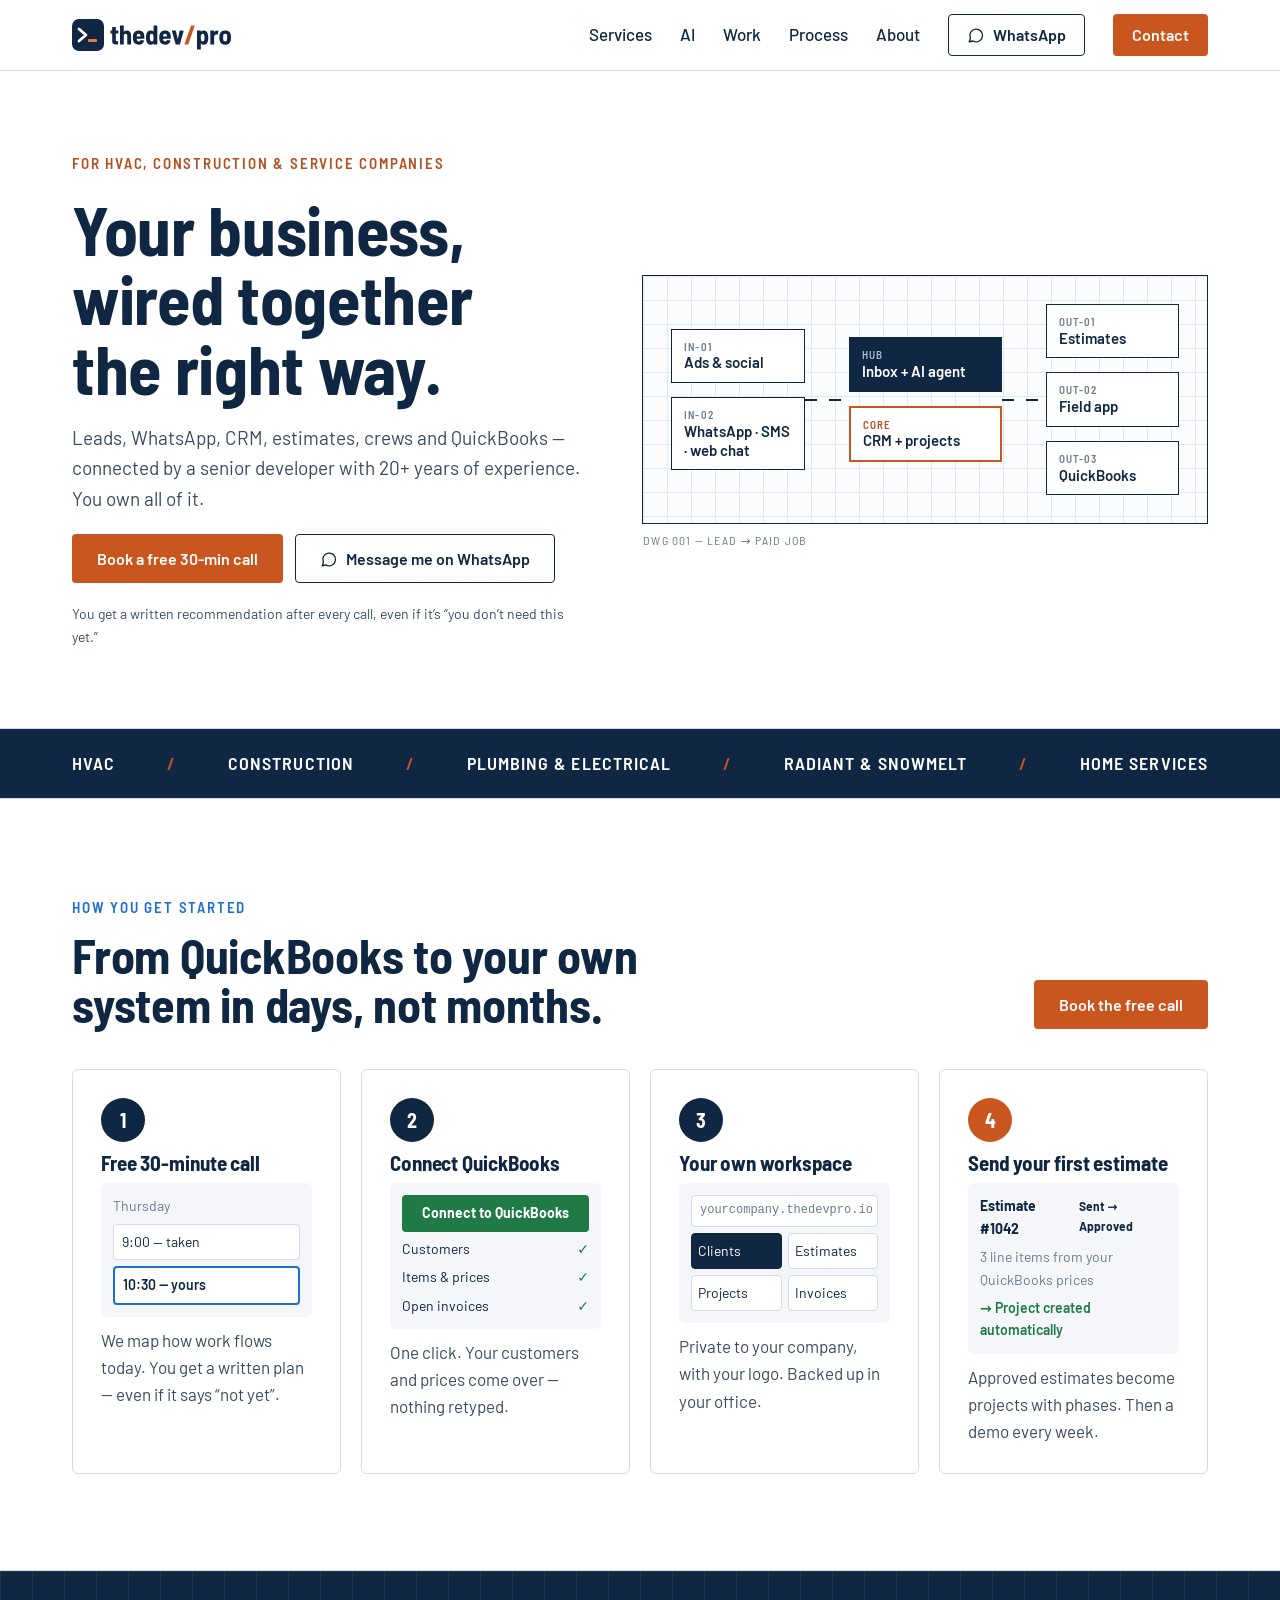
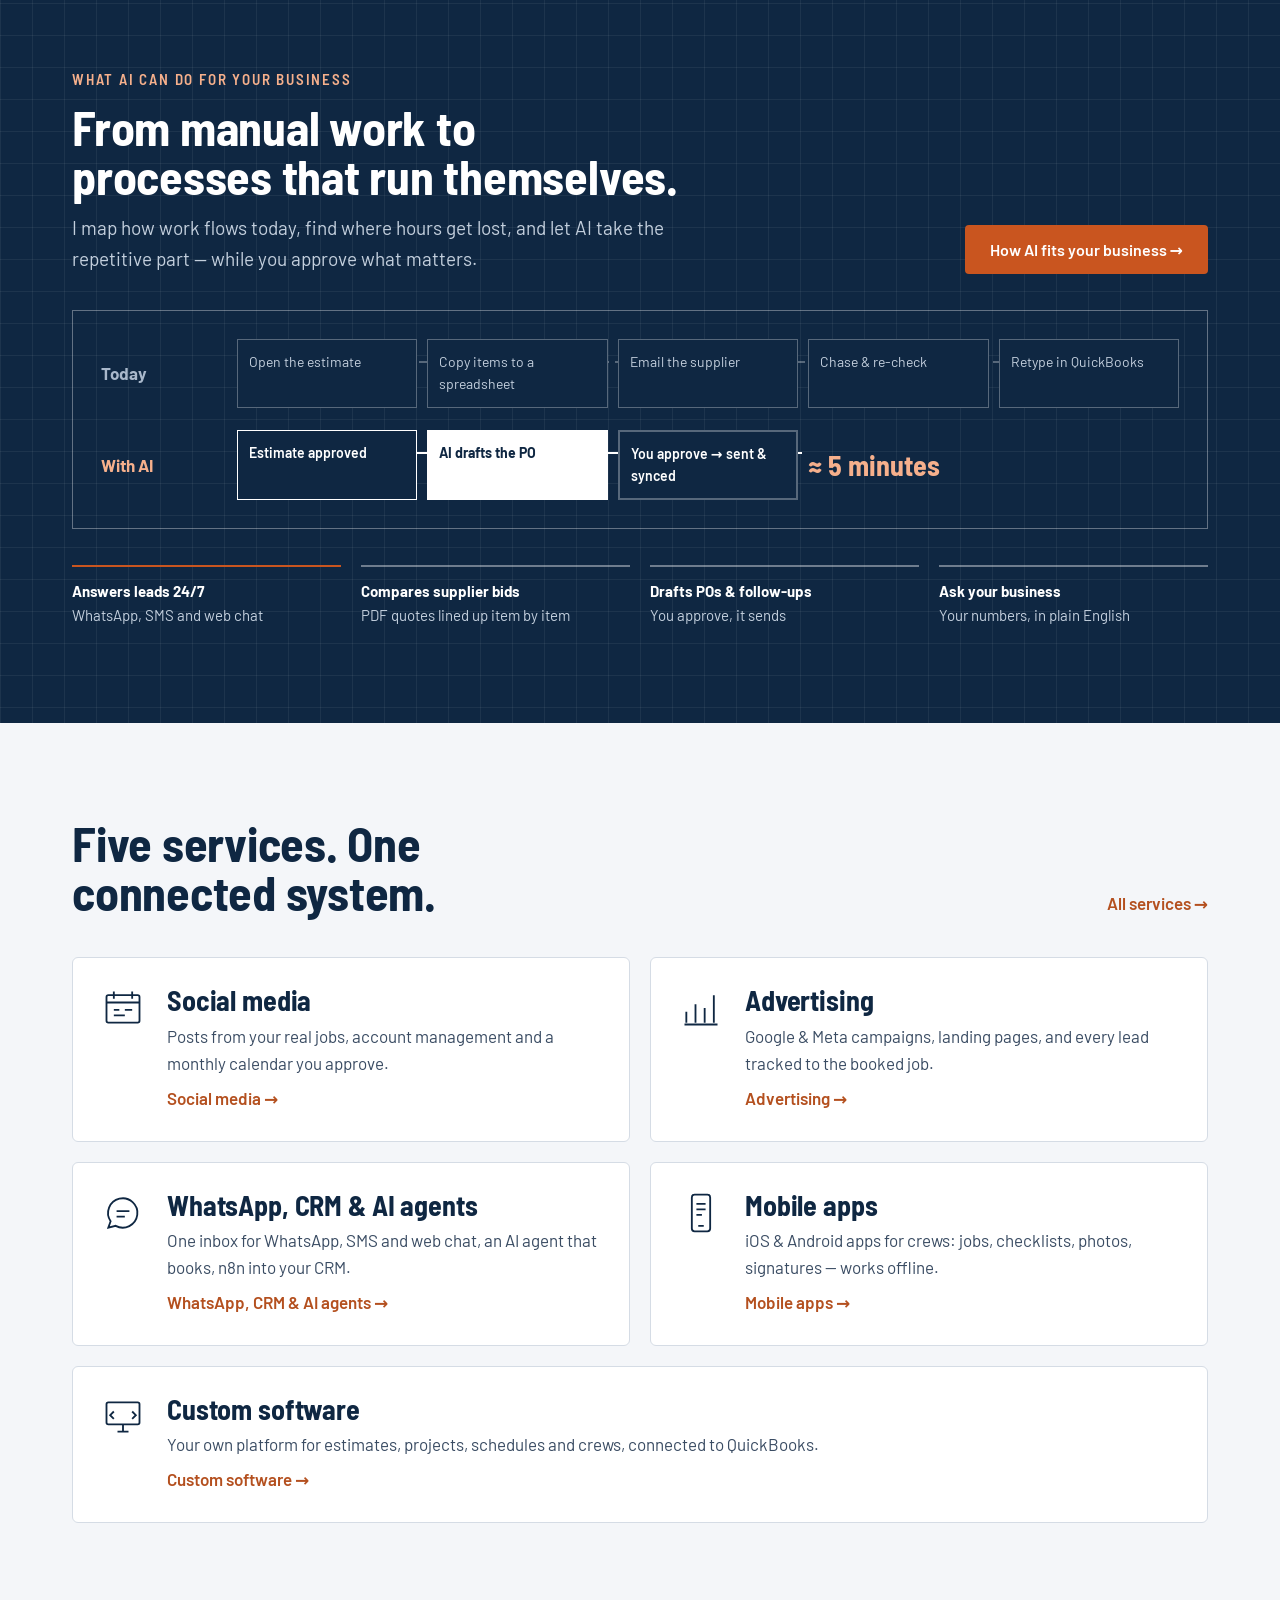
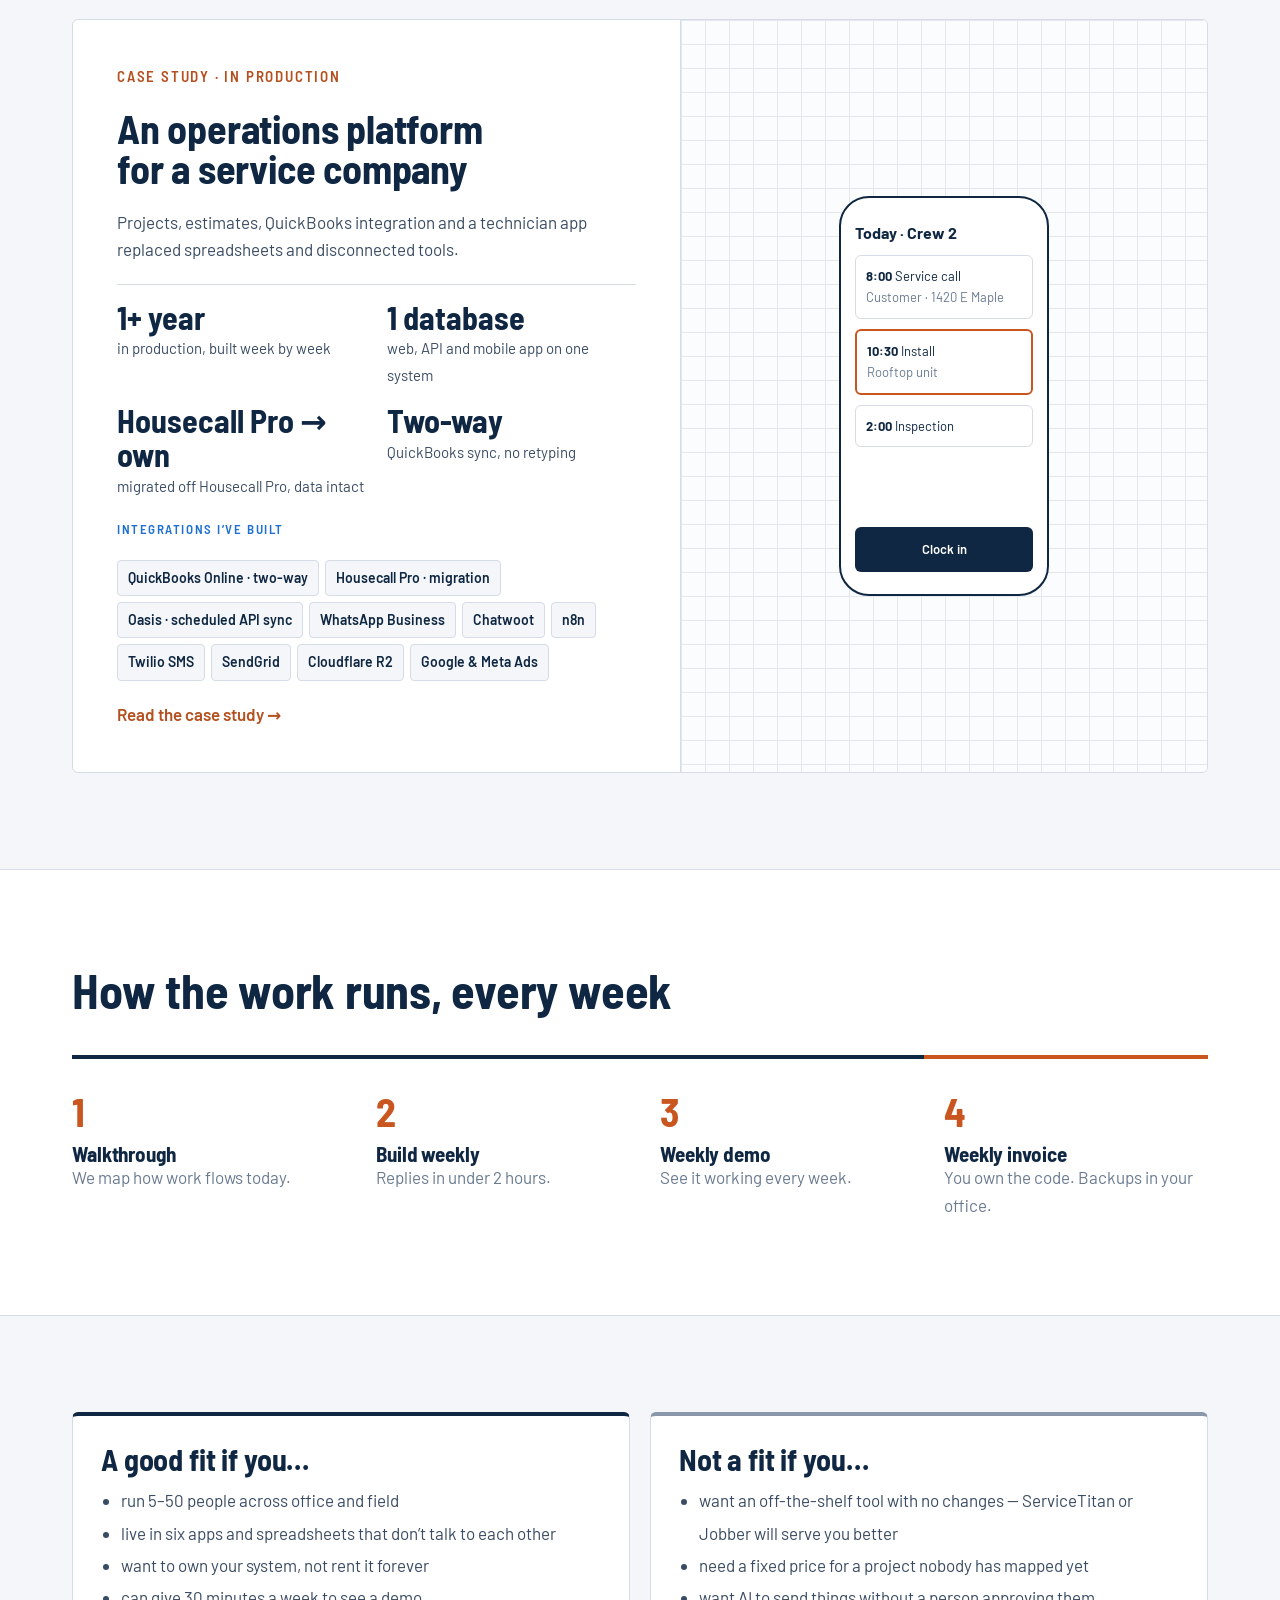
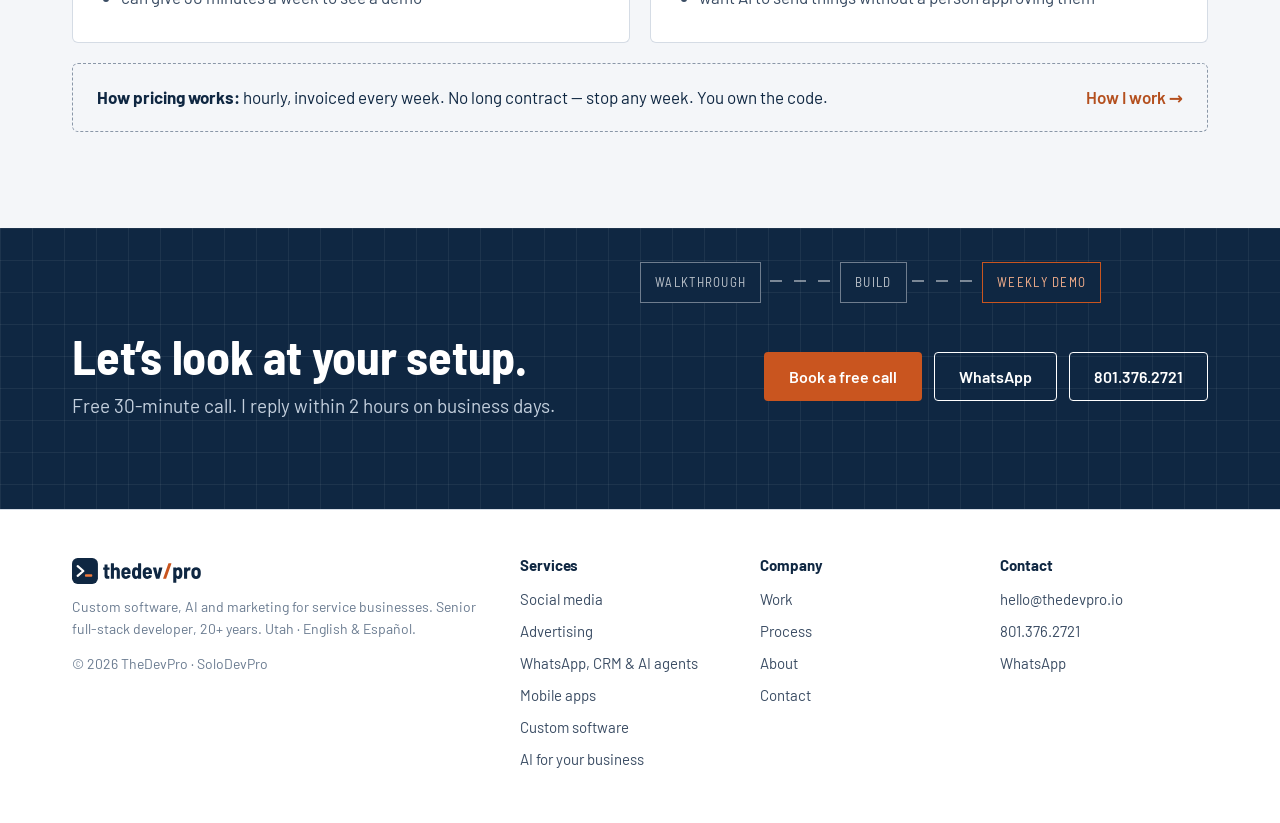
<file: index.html>
<!doctype html>
<html lang="en" class="no-js">
<head>
<meta charset="utf-8">
<meta name="viewport" content="width=device-width, initial-scale=1">
<title>TheDevPro — Custom software, AI & marketing for service businesses</title>
<meta name="description" content="Leads, WhatsApp, CRM, estimates, crews and QuickBooks connected into one system you own. Senior developer, 20+ years, Utah.">
<meta name="robots" content="index, follow">
<link rel="canonical" href="https://thedevpro.io/">
<meta property="og:type" content="website">
<meta property="og:site_name" content="TheDevPro">
<meta property="og:title" content="TheDevPro — Custom software, AI & marketing for service businesses">
<meta property="og:description" content="Leads, WhatsApp, CRM, estimates, crews and QuickBooks connected into one system you own. Senior developer, 20+ years, Utah.">
<meta property="og:url" content="https://thedevpro.io/">
<meta property="og:image" content="https://thedevpro.io/assets/img/og-image.png">
<meta property="og:image:width" content="1200">
<meta property="og:image:height" content="630">
<meta name="twitter:card" content="summary_large_image">
<meta name="theme-color" content="#0F2742">
<link rel="icon" href="/favicon.ico" sizes="any">
<link rel="icon" href="/favicon.svg" type="image/svg+xml">
<link rel="apple-touch-icon" href="/apple-touch-icon.png">
<link rel="preconnect" href="https://fonts.googleapis.com">
<link rel="preconnect" href="https://fonts.gstatic.com" crossorigin>
<link href="https://fonts.googleapis.com/css2?family=Barlow:wght@400;500;600;700&family=Barlow+Semi+Condensed:wght@600;700&display=swap" rel="stylesheet">
<link rel="stylesheet" href="/assets/css/site.css">
<script src="/assets/js/site.js" defer></script>
</head>
<body>
<a class="skip" href="#main">Skip to content</a>
<header class="site-header">
<div class="wrap">
<a class="logo" href="/" aria-label="TheDevPro home"><svg xmlns="http://www.w3.org/2000/svg" viewBox="0 0 321 64" class="logo-svg" aria-hidden="true" focusable="false"><g><rect width="64" height="64" rx="14" fill="#0F2742"/><path d="M14 20 L28 32 L14 44" fill="none" stroke="#FFFFFF" stroke-width="5.5" stroke-linecap="round" stroke-linejoin="round"/><rect class="blink" x="32" y="40" width="18" height="6" rx="2" fill="#F07A3C"/></g><g transform="translate(-4 0)"><path d="M96.092 28.968H91.934Q91.664 28.968 91.664 29.238V41.388Q91.664 43.062 92.339 43.791Q93.014 44.52 94.418 44.466H95.498Q95.768 44.466 95.957 44.655Q96.146 44.844 96.146 45.114V50.352Q96.146 51.0 95.498 51.0Q94.58 51.054 92.798 51.054Q88.532 51.054 86.453 49.650000000000006Q84.374 48.246 84.374 44.358V29.238Q84.374 28.968 84.104 28.968H81.62Q81.35 28.968 81.161 28.779Q80.972 28.59 80.972 28.32V23.892Q80.972 23.622 81.161 23.433Q81.35 23.244 81.62 23.244H84.104Q84.374 23.244 84.374 22.974V16.764000000000003Q84.374 16.494 84.56299999999999 16.305Q84.752 16.116 85.022 16.116H91.016Q91.286 16.116 91.475 16.305Q91.664 16.494 91.664 16.764000000000003V22.974Q91.664 23.244 91.934 23.244H96.092Q96.362 23.244 96.55099999999999 23.433Q96.74 23.622 96.74 23.892V28.32Q96.74 28.59 96.55099999999999 28.779Q96.362 28.968 96.092 28.968Z" fill="#0F2742"/><path d="M122.12 32.316V50.352Q122.12 50.622 121.931 50.811Q121.74199999999999 51.0 121.472 51.0H115.154Q114.884 51.0 114.695 50.811Q114.506 50.622 114.506 50.352V33.396Q114.506 31.506 113.588 30.426000000000002Q112.67 29.346 111.104 29.346Q109.484 29.346 108.53899999999999 30.453Q107.594 31.56 107.594 33.45V50.352Q107.594 50.622 107.405 50.811Q107.216 51.0 106.946 51.0H100.628Q100.358 51.0 100.16900000000001 50.811Q99.98 50.622 99.98 50.352V13.847999999999999Q99.98 13.578000000000003 100.16900000000001 13.389000000000003Q100.358 13.200000000000003 100.628 13.200000000000003H106.946Q107.216 13.200000000000003 107.405 13.389000000000003Q107.594 13.578000000000003 107.594 13.847999999999999V25.404Q107.594 25.566 107.702 25.593Q107.81 25.62 107.972 25.404Q109.916 22.812 113.696 22.812Q117.638 22.812 119.879 25.323Q122.12 27.834 122.12 32.316Z" fill="#0F2742"/><path d="M148.742 36.852000000000004 148.688 38.958Q148.688 39.606 148.04 39.606H133.73Q133.46 39.606 133.46 39.876Q133.568 41.118 133.676 41.712Q133.946 43.224000000000004 134.999 44.088Q136.052 44.952 137.618 44.952Q140.264 44.897999999999996 141.29 42.522Q141.56 41.982 142.1 42.09L147.824 43.224000000000004Q148.472 43.386 148.256 44.034Q147.06799999999998 47.598 144.341 49.515Q141.614 51.432 137.618 51.432Q132.812 51.432 129.977 49.245000000000005Q127.142 47.058 126.278 42.954Q125.792 40.74 125.792 36.204Q125.792 33.612 126.116 31.830000000000002Q126.71 27.726 129.68 25.269Q132.65 22.812 137.186 22.812Q142.1 22.812 145.178 25.593Q148.256 28.374 148.57999999999998 32.91Q148.742 34.692 148.742 36.852000000000004ZM133.62199999999999 32.586Q133.46 33.558 133.46 34.638000000000005Q133.46 34.908 133.73 34.908H140.75Q141.02 34.908 141.02 34.638000000000005Q141.02 33.558 140.858 32.586Q140.642 31.128 139.67000000000002 30.237000000000002Q138.698 29.346 137.24 29.346Q135.782 29.346 134.837 30.21Q133.892 31.074 133.62199999999999 32.586Z" fill="#0F2742"/><path d="M167.75 13.200000000000003H174.068Q174.338 13.200000000000003 174.527 13.389000000000003Q174.716 13.578000000000003 174.716 13.847999999999999V50.352Q174.716 50.622 174.527 50.811Q174.338 51.0 174.068 51.0H167.75Q167.48000000000002 51.0 167.291 50.811Q167.102 50.622 167.102 50.352V49.164Q167.102 49.002 166.994 48.948Q166.886 48.894 166.77800000000002 49.056Q164.78 51.432 161.054 51.432Q154.466 51.432 152.576 42.846000000000004Q152.036 40.146 152.036 36.852000000000004Q152.036 33.936 152.522 31.182Q154.196 22.812 161.162 22.812Q163.052 22.812 164.402 23.325000000000003Q165.752 23.838 166.77800000000002 25.080000000000002Q166.886 25.242 166.994 25.188000000000002Q167.102 25.134 167.102 24.972V13.847999999999999Q167.102 13.578000000000003 167.291 13.389000000000003Q167.48000000000002 13.200000000000003 167.75 13.200000000000003ZM167.048 37.068Q167.048 34.206 166.616 32.316Q165.91400000000002 29.346 163.43 29.346Q162.18800000000002 29.346 161.37800000000001 30.102Q160.568 30.858 160.19 32.262Q159.704 33.828 159.704 37.068Q159.704 40.146 160.082 41.712Q160.784 44.897999999999996 163.43 44.897999999999996Q165.86 44.897999999999996 166.67000000000002 41.766Q167.048 40.2 167.048 37.068Z" fill="#0F2742"/><path d="M201.5 36.852000000000004 201.446 38.958Q201.446 39.606 200.798 39.606H186.488Q186.218 39.606 186.218 39.876Q186.326 41.118 186.434 41.712Q186.704 43.224000000000004 187.757 44.088Q188.81 44.952 190.376 44.952Q193.022 44.897999999999996 194.048 42.522Q194.31799999999998 41.982 194.858 42.09L200.582 43.224000000000004Q201.23 43.386 201.014 44.034Q199.826 47.598 197.099 49.515Q194.37199999999999 51.432 190.376 51.432Q185.57 51.432 182.735 49.245000000000005Q179.9 47.058 179.036 42.954Q178.54999999999998 40.74 178.54999999999998 36.204Q178.54999999999998 33.612 178.874 31.830000000000002Q179.468 27.726 182.438 25.269Q185.408 22.812 189.944 22.812Q194.858 22.812 197.936 25.593Q201.014 28.374 201.338 32.91Q201.5 34.692 201.5 36.852000000000004ZM186.38 32.586Q186.218 33.558 186.218 34.638000000000005Q186.218 34.908 186.488 34.908H193.50799999999998Q193.778 34.908 193.778 34.638000000000005Q193.778 33.558 193.61599999999999 32.586Q193.4 31.128 192.428 30.237000000000002Q191.456 29.346 189.998 29.346Q188.54 29.346 187.595 30.21Q186.65 31.074 186.38 32.586Z" fill="#0F2742"/><path d="M211.274 50.46 203.714 23.892 203.66 23.676000000000002Q203.66 23.19 204.254 23.19H211.166Q211.76 23.19 211.868 23.784L215.378 39.93Q215.432 40.146 215.54 40.146Q215.648 40.146 215.702 39.93L219.158 23.784Q219.266 23.19 219.85999999999999 23.19L226.772 23.298000000000002Q227.474 23.298000000000002 227.31199999999998 24.0L219.85999999999999 50.46Q219.69799999999998 51.0 219.10399999999998 51.0H212.02999999999997Q211.43599999999998 51.0 211.274 50.46Z" fill="#0F2742"/><path d="M229.03999999999996 50.244 241.94599999999997 13.740000000000002Q242.10799999999998 13.200000000000003 242.64799999999997 13.200000000000003H248.85799999999998Q249.182 13.200000000000003 249.344 13.389000000000003Q249.50599999999997 13.578000000000003 249.39799999999997 13.956000000000003L236.546 50.46Q236.384 51.0 235.84399999999997 51.0H229.57999999999998Q229.25599999999997 51.0 229.094 50.811Q228.932 50.622 229.03999999999996 50.244Z" fill="#C9551F"/><path d="M276.614 37.391999999999996Q276.614 40.74 276.128 43.008Q275.318 47.112 273.18499999999995 49.272000000000006Q271.05199999999996 51.432 267.488 51.432Q265.652 51.432 264.302 50.919Q262.952 50.406 261.926 49.218Q261.818 49.056 261.71 49.11Q261.602 49.164 261.602 49.326V60.396Q261.602 60.666 261.413 60.855Q261.224 61.044 260.954 61.044H254.636Q254.36599999999999 61.044 254.17699999999996 60.855Q253.98799999999997 60.666 253.98799999999997 60.396V23.892Q253.98799999999997 23.622 254.17699999999996 23.433Q254.36599999999999 23.244 254.636 23.244H260.954Q261.224 23.244 261.413 23.433Q261.602 23.622 261.602 23.892V24.972Q261.602 25.134 261.71 25.188000000000002Q261.818 25.242 261.926 25.134Q263.924 22.812 267.65 22.812Q274.18399999999997 22.812 276.07399999999996 31.344Q276.614 33.774 276.614 37.391999999999996ZM269.0 37.122Q269.0 34.367999999999995 268.568 32.478Q268.24399999999997 31.02 267.407 30.183Q266.57 29.346 265.21999999999997 29.346Q262.736 29.346 262.034 32.478Q261.602 34.044 261.602 37.122Q261.602 40.038 262.034 41.928Q262.736 44.897999999999996 265.21999999999997 44.897999999999996Q267.65 44.897999999999996 268.514 41.982Q269.0 40.2 269.0 37.122Z" fill="#0F2742"/><path d="M296.486 23.514Q296.918 23.784 296.81 24.378L295.72999999999996 30.588Q295.676 31.236 294.974 30.966Q294.10999999999996 30.75 293.40799999999996 30.75Q292.76 30.75 292.00399999999996 30.912Q290.438 31.128 289.35799999999995 32.424Q288.27799999999996 33.72 288.27799999999996 35.556V50.352Q288.27799999999996 50.622 288.08899999999994 50.811Q287.9 51.0 287.63 51.0H281.31199999999995Q281.042 51.0 280.85299999999995 50.811Q280.664 50.622 280.664 50.352V23.892Q280.664 23.622 280.85299999999995 23.433Q281.042 23.244 281.31199999999995 23.244H287.63Q287.9 23.244 288.08899999999994 23.433Q288.27799999999996 23.622 288.27799999999996 23.892V26.052Q288.27799999999996 26.268 288.359 26.295Q288.44 26.322 288.548 26.16Q290.438 22.866 293.84 22.866Q295.298 22.866 296.486 23.514Z" fill="#0F2742"/><path d="M299.132 42.63Q298.7 40.146 298.7 37.068Q298.7 33.936 299.132 31.506Q299.726 27.51 302.723 25.161Q305.72 22.812 310.418 22.812Q315.062 22.812 318.005 25.161Q320.948 27.51 321.596 31.506Q322.028 33.936 322.028 37.068Q322.028 40.092 321.596 42.576Q321.002 46.734 318.05899999999997 49.083Q315.116 51.432 310.418 51.432Q305.72 51.432 302.723 49.083Q299.726 46.734 299.132 42.63ZM314.144 41.496Q314.414 39.228 314.414 37.068Q314.414 34.854 314.144 32.694Q313.874 31.128 312.875 30.237000000000002Q311.876 29.346 310.364 29.346Q308.906 29.346 307.90700000000004 30.237000000000002Q306.908 31.128 306.638 32.694Q306.368 34.314 306.368 37.068Q306.368 39.768 306.584 41.496Q306.908 43.062 307.93399999999997 43.98Q308.96 44.897999999999996 310.418 44.897999999999996Q311.822 44.897999999999996 312.821 43.98Q313.82 43.062 314.144 41.496Z" fill="#0F2742"/></g></svg></a>
<button class="nav-toggle" type="button" aria-controls="site-nav" aria-expanded="false" aria-label="Open menu"><svg width="20" height="20" viewBox="0 0 24 24" fill="none" stroke="currentColor" stroke-width="2" stroke-linecap="round" aria-hidden="true"><path d="M4 7h16M4 12h16M4 17h16"/></svg></button>
<nav class="nav" id="site-nav" aria-label="Main">
<div class="dropdown"><a href="/services/">Services</a><div class="dropdown-menu"><a href="/services/social-media/">Social media</a><a href="/services/advertising/">Advertising</a><a href="/services/whatsapp-crm-ai-agents/">WhatsApp, CRM & AI agents</a><a href="/services/mobile-apps/">Mobile apps</a><a href="/services/custom-software/">Custom software</a></div></div>
<a href="/ai/">AI</a>
<a href="/work/">Work</a>
<a href="/process/">Process</a>
<a href="/about/">About</a>
<a class="btn btn-outline" href="https://wa.me/18013762721?text=Hi%20Daniel%2C%20I%27d%20like%20to%20talk%20about%20my%20business." rel="noopener"><svg width="18" height="18" viewBox="0 0 24 24" fill="none" stroke="currentColor" stroke-width="1.8" stroke-linecap="round" stroke-linejoin="round" aria-hidden="true"><path d="M3 21l1.6-4.6A8.5 8.5 0 1 1 8 20z"/></svg> WhatsApp</a>
<a class="btn btn-primary" href="/contact/">Contact</a>
</nav>
</div>
</header>
<main id="main">
<section class="hero">
<div class="wrap">
<div class="stack">
<span class="eyebrow">For HVAC, construction &amp; service companies</span>
<h1>Your business, wired together the right way.</h1>
<p class="lede">Leads, WhatsApp, CRM, estimates, crews and QuickBooks — connected by a senior developer with 20+ years of experience. You own all of it.</p>
<div class="row"><a class="btn btn-primary" href="/contact/">Book a free 30-min call</a><a class="btn btn-outline" href="https://wa.me/18013762721?text=Hi%20Daniel%2C%20I%27d%20like%20to%20talk%20about%20my%20business." rel="noopener"><svg width="18" height="18" viewBox="0 0 24 24" fill="none" stroke="currentColor" stroke-width="1.8" stroke-linecap="round" stroke-linejoin="round" aria-hidden="true"><path d="M3 21l1.6-4.6A8.5 8.5 0 1 1 8 20z"/></svg> Message me on WhatsApp</a></div>
<p class="hero-note">You get a written recommendation after every call, even if it’s “you don’t need this yet.”</p>
</div>
<figure class="dwg paper-grid reveal" role="img" aria-label="Diagram: ads and WhatsApp flow into a shared inbox with an AI agent, then into the CRM and projects, which feed estimates, the field app and QuickBooks">
<div class="dwg-cols">
<div class="dwg-col"><div class="node"><small>IN-01</small>Ads &amp; social</div><div class="node"><small>IN-02</small>WhatsApp · SMS · web chat</div></div>
<div class="wire-h"></div>
<div class="dwg-col"><div class="node hub"><small>HUB</small>Inbox + AI agent</div><div class="node core"><small>CORE</small>CRM + projects</div></div>
<div class="wire-h"></div>
<div class="dwg-col"><div class="node"><small>OUT-01</small>Estimates</div><div class="node"><small>OUT-02</small>Field app</div><div class="node"><small>OUT-03</small>QuickBooks</div></div>
</div>
<figcaption class="dwg-tag">DWG 001 — LEAD → PAID JOB</figcaption>
</figure>
</div>
</section>

<div class="band" aria-label="Industries"><div class="wrap"><span>HVAC</span><i>/</i><span>Construction</span><i>/</i><span>Plumbing &amp; electrical</span><i>/</i><span>Radiant &amp; snowmelt</span><i>/</i><span>Home services</span></div></div>

<section class="sec sec-white" aria-labelledby="start-h">
<div class="wrap">
<div class="sec-head"><div><span class="eyebrow blue">How you get started</span><h2 id="start-h">From QuickBooks to your own system in days, not months.</h2></div><a class="btn btn-primary" href="/contact/">Book the free call</a></div>
<ol class="grid g4 lit" style="list-style:none;margin:0;padding:0">
<li class="card"><span class="num">1</span><h3 style="font-size:21px">Free 30-minute call</h3>
<div class="step-mini"><span class="muted">Thursday</span><span class="slot">9:00 — taken</span><span class="slot pick">10:30 — yours</span></div>
<p>We map how work flows today. You get a written plan — even if it says “not yet”.</p></li>
<li class="card"><span class="num">2</span><h3 style="font-size:21px">Connect QuickBooks</h3>
<div class="step-mini"><span class="qb-btn">Connect to QuickBooks</span><span>Customers <b class="ck" style="animation-delay:2.8s">✓</b></span><span>Items &amp; prices <b class="ck" style="animation-delay:3.4s">✓</b></span><span>Open invoices <b class="ck" style="animation-delay:4s">✓</b></span></div>
<p>One click. Your customers and prices come over — nothing retyped.</p></li>
<li class="card"><span class="num">3</span><h3 style="font-size:21px">Your own workspace</h3>
<div class="step-mini"><span class="url">yourcompany.thedevpro.io</span><div class="tiles"><span>Clients</span><span>Estimates</span><span>Projects</span><span>Invoices</span></div></div>
<p>Private to your company, with your logo. Backed up in your office.</p></li>
<li class="card"><span class="num hot">4</span><h3 style="font-size:21px">Send your first estimate</h3>
<div class="step-mini"><span style="display:flex;justify-content:space-between;gap:8px"><b>Estimate #1042</b><span class="status">Sent → Approved</span></span><span class="muted">3 line items from your QuickBooks prices</span><span style="color:var(--done);font-weight:600">→ Project created automatically</span></div>
<p>Approved estimates become projects with phases. Then a demo every week.</p></li>
</ol>
</div>
</section>


<section class="sec-dark" aria-labelledby="ai-h">
<div class="wrap"><div class="sec" style="display:flex;flex-direction:column;gap:36px">
<div class="sec-head" style="margin:0"><div><span class="eyebrow">What AI can do for your business</span><h2 id="ai-h">From manual work to processes that run themselves.</h2><p class="lede">I map how work flows today, find where hours get lost, and let AI take the repetitive part — while you approve what matters.</p></div><a class="btn btn-primary" href="/ai/">How AI fits your business →</a></div>
<div class="reveal" style="border:1.5px solid rgba(255,255,255,.35);padding:28px"><div class="ba" role="img" aria-label="Purchase order example: five manual steps today versus three steps with AI in about five minutes">
<span class="ba-label">Today</span>
<div class="ba-track"><div class="ba-line manual"><span class="dot slow"></span></div>
<div class="ba-steps"><span>Open the estimate</span><span>Copy items to a spreadsheet</span><span>Email the supplier</span><span>Chase &amp; re-check</span><span>Retype in QuickBooks</span></div></div>
<span class="ba-label ai">With AI</span>
<div class="ba-track"><div class="ba-line auto"><span class="dot fast"></span></div>
<div class="ba-steps"><span class="s-strong">Estimate approved</span><span class="s-ai">AI drafts the PO</span><span class="s-ok">You approve → sent &amp; synced</span><span class="ba-result">≈ 5 minutes</span></div></div>
</div></div>
<div class="grid g4" style="font-size:15px">
<div style="border-top:2px solid var(--action);padding-top:12px"><b>Answers leads 24/7</b><p>WhatsApp, SMS and web chat</p></div>
<div style="border-top:2px solid rgba(255,255,255,.4);padding-top:12px"><b>Compares supplier bids</b><p>PDF quotes lined up item by item</p></div>
<div style="border-top:2px solid rgba(255,255,255,.4);padding-top:12px"><b>Drafts POs &amp; follow-ups</b><p>You approve, it sends</p></div>
<div style="border-top:2px solid rgba(255,255,255,.4);padding-top:12px"><b>Ask your business</b><p>Your numbers, in plain English</p></div>
</div>
</div></div>
</section>

<section class="sec" aria-labelledby="svc-h">
<div class="wrap">
<div class="sec-head"><div><h2 id="svc-h">Five services. One connected system.</h2></div><a class="link" href="/services/">All services →</a></div>
<div class="grid g2">
<a class="card card-link card-row reveal" href="/services/social-media/"><svg class="icon" viewBox="0 0 48 48" fill="none" stroke="#0F2742" stroke-width="2" aria-hidden="true"><rect x="6" y="10" width="36" height="30" rx="2"/><path d="M6 18h36M14 6v8M34 6v8M14 26h6M26 26h8M14 32h12"/></svg><div class="stack" style="gap:8px"><h3>Social media</h3><p>Posts from your real jobs, account management and a monthly calendar you approve.</p><span class="link">Social media →</span></div></a>
<a class="card card-link card-row reveal" href="/services/advertising/"><svg class="icon" viewBox="0 0 48 48" fill="none" stroke="#0F2742" stroke-width="2" aria-hidden="true"><path d="M8 40V28M18 40V20M28 40V24M38 40V10M6 42h36"/></svg><div class="stack" style="gap:8px"><h3>Advertising</h3><p>Google &amp; Meta campaigns, landing pages, and every lead tracked to the booked job.</p><span class="link">Advertising →</span></div></a>
<a class="card card-link card-row reveal" href="/services/whatsapp-crm-ai-agents/"><svg class="icon" viewBox="0 0 48 48" fill="none" stroke="#0F2742" stroke-width="2" aria-hidden="true"><path d="M8 40l2.5-7A16 16 0 1 1 16 38z"/><path d="M17 22h14M17 28h9"/></svg><div class="stack" style="gap:8px"><h3>WhatsApp, CRM & AI agents</h3><p>One inbox for WhatsApp, SMS and web chat, an AI agent that books, n8n into your CRM.</p><span class="link">WhatsApp, CRM & AI agents →</span></div></a>
<a class="card card-link card-row reveal" href="/services/mobile-apps/"><svg class="icon" viewBox="0 0 48 48" fill="none" stroke="#0F2742" stroke-width="2" aria-hidden="true"><rect x="14" y="4" width="20" height="40" rx="3"/><path d="M21 38h6M19 14h10M19 20h10M19 26h6"/></svg><div class="stack" style="gap:8px"><h3>Mobile apps</h3><p>iOS &amp; Android apps for crews: jobs, checklists, photos, signatures — works offline.</p><span class="link">Mobile apps →</span></div></a>
<a class="card card-link card-row reveal span-all" href="/services/custom-software/"><svg class="icon" viewBox="0 0 48 48" fill="none" stroke="#0F2742" stroke-width="2" aria-hidden="true"><rect x="6" y="8" width="36" height="24" rx="2"/><path d="M18 40h12M24 32v8M14 18l-4 4 4 4M34 18l4 4-4 4"/></svg><div class="stack" style="gap:8px"><h3>Custom software</h3><p>Your own platform for estimates, projects, schedules and crews, connected to QuickBooks.</p><span class="link">Custom software →</span></div></a>
</div>
</div>
</section>

<section class="sec" style="padding-top:0" aria-labelledby="case-h">
<div class="wrap">
<div class="card reveal" style="padding:0;flex-direction:row;flex-wrap:wrap;overflow:hidden;gap:0">
<div class="stack" style="flex:1 1 440px;min-width:0;padding:44px">
<span class="eyebrow">Case study · in production</span>
<h2 id="case-h" style="font-size:40px">An operations platform for a service company</h2>
<p>Projects, estimates, QuickBooks integration and a technician app replaced spreadsheets and disconnected tools.</p>
<div class="grid g2" style="border-top:1px solid var(--line);padding-top:16px;gap:16px 20px">
<div class="stat"><b>1+ year</b><span>in production, built week by week</span></div>
<div class="stat"><b>1 database</b><span>web, API and mobile app on one system</span></div>
<div class="stat"><b>Housecall Pro → own</b><span>migrated off Housecall Pro, data intact</span></div>
<div class="stat"><b>Two-way</b><span>QuickBooks sync, no retyping</span></div>
</div>
<span class="eyebrow blue" style="font-size:13px">Integrations I’ve built</span>
<div class="chips"><span class="chip">QuickBooks Online · two-way</span><span class="chip">Housecall Pro · migration</span><span class="chip">Oasis · scheduled API sync</span><span class="chip">WhatsApp Business</span><span class="chip">Chatwoot</span><span class="chip">n8n</span><span class="chip">Twilio SMS</span><span class="chip">SendGrid</span><span class="chip">Cloudflare R2</span><span class="chip">Google &amp; Meta Ads</span></div>
<a class="link" href="/work/">Read the case study →</a>
</div>
<div class="paper-grid" aria-hidden="true" style="flex:1 1 360px;min-width:0;display:flex;align-items:center;justify-content:center;padding:32px;border-left:1px solid var(--line)">
<div class="phone"><b style="font-size:16px">Today · Crew 2</b><div class="job"><b>8:00</b> Service call<br><span class="muted">Customer · 1420 E Maple</span></div><div class="job now"><b>10:30</b> Install<br><span class="muted">Rooftop unit</span></div><div class="job"><b>2:00</b> Inspection</div><div class="go">Clock in</div></div>
</div>
</div>
</div>
</section>

<section class="sec-white sec" aria-labelledby="how-h">
<div class="wrap">
<h2 id="how-h" style="margin-bottom:40px">How the work runs, every week</h2>
<div class="grid g4" style="gap:0">
<div style="border-top:4px solid var(--ink);padding:20px 20px 0 0"><b style="font-family:var(--display);font-size:40px;color:var(--action)">1</b><h3 style="font-size:21px">Walkthrough</h3><p class="muted">We map how work flows today.</p></div>
<div style="border-top:4px solid var(--ink);padding:20px 20px 0"><b style="font-family:var(--display);font-size:40px;color:var(--action)">2</b><h3 style="font-size:21px">Build weekly</h3><p class="muted">Replies in under 2 hours.</p></div>
<div style="border-top:4px solid var(--ink);padding:20px 20px 0"><b style="font-family:var(--display);font-size:40px;color:var(--action)">3</b><h3 style="font-size:21px">Weekly demo</h3><p class="muted">See it working every week.</p></div>
<div style="border-top:4px solid var(--action);padding:20px 0 0 20px"><b style="font-family:var(--display);font-size:40px;color:var(--action)">4</b><h3 style="font-size:21px">Weekly invoice</h3><p class="muted">You own the code. Backups in your office.</p></div>
</div>
</div>
</section>

<section class="sec" aria-label="Who this is for">
<div class="wrap grid g2">
<div class="card" style="border-top:4px solid var(--ink)"><h2 style="font-size:30px">A good fit if you…</h2>
<ul class="clean"><li>run 5–50 people across office and field</li><li>live in six apps and spreadsheets that don’t talk to each other</li><li>want to own your system, not rent it forever</li><li>can give 30 minutes a week to see a demo</li></ul></div>
<div class="card" style="border-top:4px solid #8A97A8"><h2 style="font-size:30px">Not a fit if you…</h2>
<ul class="clean"><li>want an off-the-shelf tool with no changes — ServiceTitan or Jobber will serve you better</li><li>need a fixed price for a project nobody has mapped yet</li><li>want AI to send things without a person approving them</li></ul></div>
<div class="span-all" style="display:flex;justify-content:space-between;gap:16px;flex-wrap:wrap;align-items:center;border:1.5px dashed #8A97A8;border-radius:6px;padding:20px 24px">
<span><b>How pricing works:</b> hourly, invoiced every week. No long contract — stop any week. You own the code.</span><a class="link" href="/process/">How I work →</a></div>
</div>
</section>

<section class="sec-dark">
<div class="bp" aria-hidden="true">
<div class="bn" style="left:50%;top:34px">WALKTHROUGH</div>
<div class="wire-h" style="left:calc(50% + 130px);width:70px;top:52px"></div>
<div class="bn" style="left:calc(50% + 200px);top:34px">BUILD</div>
<div class="wire-h" style="left:calc(50% + 272px);width:70px;top:52px"></div>
<div class="bn hot" style="left:calc(50% + 342px);top:34px">WEEKLY DEMO</div>
</div>
<div class="wrap" style="padding-top:104px;padding-bottom:88px;display:flex;justify-content:space-between;align-items:center;gap:32px;flex-wrap:wrap">
<div class="stack" style="gap:10px"><h2>Let’s look at your setup.</h2><p class="lede">Free 30-minute call. I reply within 2 hours on business days.</p></div>
<div class="row"><a class="btn btn-primary" href="/contact/">Book a free call</a><a class="btn btn-light" href="https://wa.me/18013762721?text=Hi%20Daniel%2C%20I%27d%20like%20to%20talk%20about%20my%20business." rel="noopener">WhatsApp</a><a class="btn btn-light" href="tel:+18013762721">801.376.2721</a></div>
</div>
</section>
</main>
<footer class="site-footer">
<div class="wrap">
<div class="stack" style="gap:12px">
<img src="/assets/brand/logo.svg" alt="TheDevPro" width="131" height="26" style="height:26px;width:auto;align-self:flex-start">
<p class="muted small">Custom software, AI and marketing for service businesses. Senior full-stack developer, 20+ years. Utah · English &amp; Español.</p>
<p class="small muted">© 2026 TheDevPro · SoloDevPro</p>
</div>
<div><h2>Services</h2><a href="/services/social-media/">Social media</a><a href="/services/advertising/">Advertising</a><a href="/services/whatsapp-crm-ai-agents/">WhatsApp, CRM & AI agents</a><a href="/services/mobile-apps/">Mobile apps</a><a href="/services/custom-software/">Custom software</a><a href="/ai/">AI for your business</a></div>
<div><h2>Company</h2><a href="/work/">Work</a><a href="/process/">Process</a><a href="/about/">About</a><a href="/contact/">Contact</a></div>
<div><h2>Contact</h2><a href="mailto:hello@thedevpro.io?subject=New%20project&cc=dkalasic%40gmail.com">hello@thedevpro.io</a><a href="tel:+18013762721">801.376.2721</a><a href="https://wa.me/18013762721?text=Hi%20Daniel%2C%20I%27d%20like%20to%20talk%20about%20my%20business." rel="noopener">WhatsApp</a></div>
</div>
</footer>
<nav class="qbar" aria-label="Quick contact"><a href="https://wa.me/18013762721?text=Hi%20Daniel%2C%20I%27d%20like%20to%20talk%20about%20my%20business." rel="noopener">WhatsApp</a><a href="tel:+18013762721">Call</a><a href="mailto:hello@thedevpro.io?subject=New%20project&cc=dkalasic%40gmail.com">Email</a></nav>
</body>
</html>
</file>
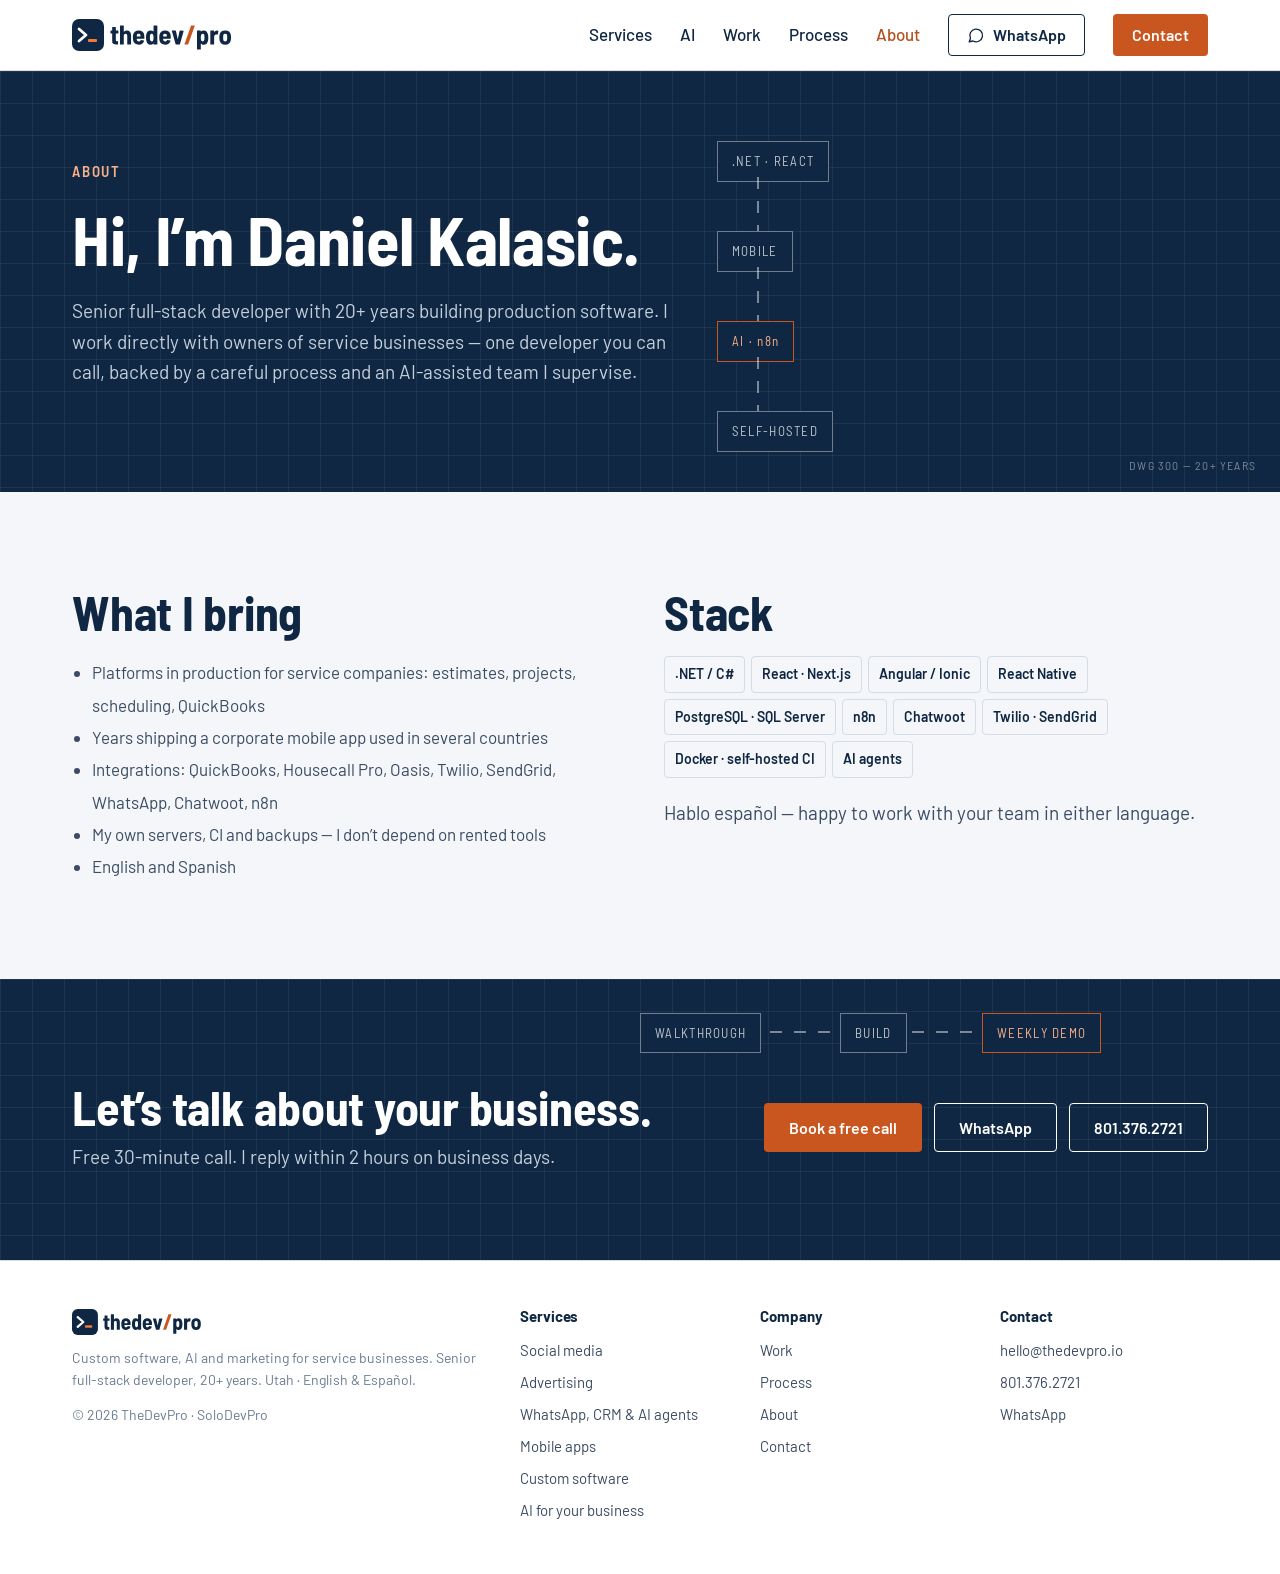
<file: about/index.html>
<!doctype html>
<html lang="en" class="no-js">
<head>
<meta charset="utf-8">
<meta name="viewport" content="width=device-width, initial-scale=1">
<title>About Daniel Kalasic — senior full-stack developer, Utah | TheDevPro</title>
<meta name="description" content="20+ years building production software. Platforms for service companies, mobile apps, integrations and AI. English & Español.">
<meta name="robots" content="index, follow">
<link rel="canonical" href="https://thedevpro.io/about/">
<meta property="og:type" content="website">
<meta property="og:site_name" content="TheDevPro">
<meta property="og:title" content="About Daniel Kalasic — senior full-stack developer, Utah | TheDevPro">
<meta property="og:description" content="20+ years building production software. Platforms for service companies, mobile apps, integrations and AI. English & Español.">
<meta property="og:url" content="https://thedevpro.io/about/">
<meta property="og:image" content="https://thedevpro.io/assets/img/og-image.png">
<meta property="og:image:width" content="1200">
<meta property="og:image:height" content="630">
<meta name="twitter:card" content="summary_large_image">
<meta name="theme-color" content="#0F2742">
<link rel="icon" href="/favicon.ico" sizes="any">
<link rel="icon" href="/favicon.svg" type="image/svg+xml">
<link rel="apple-touch-icon" href="/apple-touch-icon.png">
<link rel="preconnect" href="https://fonts.googleapis.com">
<link rel="preconnect" href="https://fonts.gstatic.com" crossorigin>
<link href="https://fonts.googleapis.com/css2?family=Barlow:wght@400;500;600;700&family=Barlow+Semi+Condensed:wght@600;700&display=swap" rel="stylesheet">
<link rel="stylesheet" href="/assets/css/site.css">
<script src="/assets/js/site.js" defer></script>
</head>
<body>
<a class="skip" href="#main">Skip to content</a>
<header class="site-header">
<div class="wrap">
<a class="logo" href="/" aria-label="TheDevPro home"><svg xmlns="http://www.w3.org/2000/svg" viewBox="0 0 321 64" class="logo-svg" aria-hidden="true" focusable="false"><g><rect width="64" height="64" rx="14" fill="#0F2742"/><path d="M14 20 L28 32 L14 44" fill="none" stroke="#FFFFFF" stroke-width="5.5" stroke-linecap="round" stroke-linejoin="round"/><rect class="blink" x="32" y="40" width="18" height="6" rx="2" fill="#F07A3C"/></g><g transform="translate(-4 0)"><path d="M96.092 28.968H91.934Q91.664 28.968 91.664 29.238V41.388Q91.664 43.062 92.339 43.791Q93.014 44.52 94.418 44.466H95.498Q95.768 44.466 95.957 44.655Q96.146 44.844 96.146 45.114V50.352Q96.146 51.0 95.498 51.0Q94.58 51.054 92.798 51.054Q88.532 51.054 86.453 49.650000000000006Q84.374 48.246 84.374 44.358V29.238Q84.374 28.968 84.104 28.968H81.62Q81.35 28.968 81.161 28.779Q80.972 28.59 80.972 28.32V23.892Q80.972 23.622 81.161 23.433Q81.35 23.244 81.62 23.244H84.104Q84.374 23.244 84.374 22.974V16.764000000000003Q84.374 16.494 84.56299999999999 16.305Q84.752 16.116 85.022 16.116H91.016Q91.286 16.116 91.475 16.305Q91.664 16.494 91.664 16.764000000000003V22.974Q91.664 23.244 91.934 23.244H96.092Q96.362 23.244 96.55099999999999 23.433Q96.74 23.622 96.74 23.892V28.32Q96.74 28.59 96.55099999999999 28.779Q96.362 28.968 96.092 28.968Z" fill="#0F2742"/><path d="M122.12 32.316V50.352Q122.12 50.622 121.931 50.811Q121.74199999999999 51.0 121.472 51.0H115.154Q114.884 51.0 114.695 50.811Q114.506 50.622 114.506 50.352V33.396Q114.506 31.506 113.588 30.426000000000002Q112.67 29.346 111.104 29.346Q109.484 29.346 108.53899999999999 30.453Q107.594 31.56 107.594 33.45V50.352Q107.594 50.622 107.405 50.811Q107.216 51.0 106.946 51.0H100.628Q100.358 51.0 100.16900000000001 50.811Q99.98 50.622 99.98 50.352V13.847999999999999Q99.98 13.578000000000003 100.16900000000001 13.389000000000003Q100.358 13.200000000000003 100.628 13.200000000000003H106.946Q107.216 13.200000000000003 107.405 13.389000000000003Q107.594 13.578000000000003 107.594 13.847999999999999V25.404Q107.594 25.566 107.702 25.593Q107.81 25.62 107.972 25.404Q109.916 22.812 113.696 22.812Q117.638 22.812 119.879 25.323Q122.12 27.834 122.12 32.316Z" fill="#0F2742"/><path d="M148.742 36.852000000000004 148.688 38.958Q148.688 39.606 148.04 39.606H133.73Q133.46 39.606 133.46 39.876Q133.568 41.118 133.676 41.712Q133.946 43.224000000000004 134.999 44.088Q136.052 44.952 137.618 44.952Q140.264 44.897999999999996 141.29 42.522Q141.56 41.982 142.1 42.09L147.824 43.224000000000004Q148.472 43.386 148.256 44.034Q147.06799999999998 47.598 144.341 49.515Q141.614 51.432 137.618 51.432Q132.812 51.432 129.977 49.245000000000005Q127.142 47.058 126.278 42.954Q125.792 40.74 125.792 36.204Q125.792 33.612 126.116 31.830000000000002Q126.71 27.726 129.68 25.269Q132.65 22.812 137.186 22.812Q142.1 22.812 145.178 25.593Q148.256 28.374 148.57999999999998 32.91Q148.742 34.692 148.742 36.852000000000004ZM133.62199999999999 32.586Q133.46 33.558 133.46 34.638000000000005Q133.46 34.908 133.73 34.908H140.75Q141.02 34.908 141.02 34.638000000000005Q141.02 33.558 140.858 32.586Q140.642 31.128 139.67000000000002 30.237000000000002Q138.698 29.346 137.24 29.346Q135.782 29.346 134.837 30.21Q133.892 31.074 133.62199999999999 32.586Z" fill="#0F2742"/><path d="M167.75 13.200000000000003H174.068Q174.338 13.200000000000003 174.527 13.389000000000003Q174.716 13.578000000000003 174.716 13.847999999999999V50.352Q174.716 50.622 174.527 50.811Q174.338 51.0 174.068 51.0H167.75Q167.48000000000002 51.0 167.291 50.811Q167.102 50.622 167.102 50.352V49.164Q167.102 49.002 166.994 48.948Q166.886 48.894 166.77800000000002 49.056Q164.78 51.432 161.054 51.432Q154.466 51.432 152.576 42.846000000000004Q152.036 40.146 152.036 36.852000000000004Q152.036 33.936 152.522 31.182Q154.196 22.812 161.162 22.812Q163.052 22.812 164.402 23.325000000000003Q165.752 23.838 166.77800000000002 25.080000000000002Q166.886 25.242 166.994 25.188000000000002Q167.102 25.134 167.102 24.972V13.847999999999999Q167.102 13.578000000000003 167.291 13.389000000000003Q167.48000000000002 13.200000000000003 167.75 13.200000000000003ZM167.048 37.068Q167.048 34.206 166.616 32.316Q165.91400000000002 29.346 163.43 29.346Q162.18800000000002 29.346 161.37800000000001 30.102Q160.568 30.858 160.19 32.262Q159.704 33.828 159.704 37.068Q159.704 40.146 160.082 41.712Q160.784 44.897999999999996 163.43 44.897999999999996Q165.86 44.897999999999996 166.67000000000002 41.766Q167.048 40.2 167.048 37.068Z" fill="#0F2742"/><path d="M201.5 36.852000000000004 201.446 38.958Q201.446 39.606 200.798 39.606H186.488Q186.218 39.606 186.218 39.876Q186.326 41.118 186.434 41.712Q186.704 43.224000000000004 187.757 44.088Q188.81 44.952 190.376 44.952Q193.022 44.897999999999996 194.048 42.522Q194.31799999999998 41.982 194.858 42.09L200.582 43.224000000000004Q201.23 43.386 201.014 44.034Q199.826 47.598 197.099 49.515Q194.37199999999999 51.432 190.376 51.432Q185.57 51.432 182.735 49.245000000000005Q179.9 47.058 179.036 42.954Q178.54999999999998 40.74 178.54999999999998 36.204Q178.54999999999998 33.612 178.874 31.830000000000002Q179.468 27.726 182.438 25.269Q185.408 22.812 189.944 22.812Q194.858 22.812 197.936 25.593Q201.014 28.374 201.338 32.91Q201.5 34.692 201.5 36.852000000000004ZM186.38 32.586Q186.218 33.558 186.218 34.638000000000005Q186.218 34.908 186.488 34.908H193.50799999999998Q193.778 34.908 193.778 34.638000000000005Q193.778 33.558 193.61599999999999 32.586Q193.4 31.128 192.428 30.237000000000002Q191.456 29.346 189.998 29.346Q188.54 29.346 187.595 30.21Q186.65 31.074 186.38 32.586Z" fill="#0F2742"/><path d="M211.274 50.46 203.714 23.892 203.66 23.676000000000002Q203.66 23.19 204.254 23.19H211.166Q211.76 23.19 211.868 23.784L215.378 39.93Q215.432 40.146 215.54 40.146Q215.648 40.146 215.702 39.93L219.158 23.784Q219.266 23.19 219.85999999999999 23.19L226.772 23.298000000000002Q227.474 23.298000000000002 227.31199999999998 24.0L219.85999999999999 50.46Q219.69799999999998 51.0 219.10399999999998 51.0H212.02999999999997Q211.43599999999998 51.0 211.274 50.46Z" fill="#0F2742"/><path d="M229.03999999999996 50.244 241.94599999999997 13.740000000000002Q242.10799999999998 13.200000000000003 242.64799999999997 13.200000000000003H248.85799999999998Q249.182 13.200000000000003 249.344 13.389000000000003Q249.50599999999997 13.578000000000003 249.39799999999997 13.956000000000003L236.546 50.46Q236.384 51.0 235.84399999999997 51.0H229.57999999999998Q229.25599999999997 51.0 229.094 50.811Q228.932 50.622 229.03999999999996 50.244Z" fill="#C9551F"/><path d="M276.614 37.391999999999996Q276.614 40.74 276.128 43.008Q275.318 47.112 273.18499999999995 49.272000000000006Q271.05199999999996 51.432 267.488 51.432Q265.652 51.432 264.302 50.919Q262.952 50.406 261.926 49.218Q261.818 49.056 261.71 49.11Q261.602 49.164 261.602 49.326V60.396Q261.602 60.666 261.413 60.855Q261.224 61.044 260.954 61.044H254.636Q254.36599999999999 61.044 254.17699999999996 60.855Q253.98799999999997 60.666 253.98799999999997 60.396V23.892Q253.98799999999997 23.622 254.17699999999996 23.433Q254.36599999999999 23.244 254.636 23.244H260.954Q261.224 23.244 261.413 23.433Q261.602 23.622 261.602 23.892V24.972Q261.602 25.134 261.71 25.188000000000002Q261.818 25.242 261.926 25.134Q263.924 22.812 267.65 22.812Q274.18399999999997 22.812 276.07399999999996 31.344Q276.614 33.774 276.614 37.391999999999996ZM269.0 37.122Q269.0 34.367999999999995 268.568 32.478Q268.24399999999997 31.02 267.407 30.183Q266.57 29.346 265.21999999999997 29.346Q262.736 29.346 262.034 32.478Q261.602 34.044 261.602 37.122Q261.602 40.038 262.034 41.928Q262.736 44.897999999999996 265.21999999999997 44.897999999999996Q267.65 44.897999999999996 268.514 41.982Q269.0 40.2 269.0 37.122Z" fill="#0F2742"/><path d="M296.486 23.514Q296.918 23.784 296.81 24.378L295.72999999999996 30.588Q295.676 31.236 294.974 30.966Q294.10999999999996 30.75 293.40799999999996 30.75Q292.76 30.75 292.00399999999996 30.912Q290.438 31.128 289.35799999999995 32.424Q288.27799999999996 33.72 288.27799999999996 35.556V50.352Q288.27799999999996 50.622 288.08899999999994 50.811Q287.9 51.0 287.63 51.0H281.31199999999995Q281.042 51.0 280.85299999999995 50.811Q280.664 50.622 280.664 50.352V23.892Q280.664 23.622 280.85299999999995 23.433Q281.042 23.244 281.31199999999995 23.244H287.63Q287.9 23.244 288.08899999999994 23.433Q288.27799999999996 23.622 288.27799999999996 23.892V26.052Q288.27799999999996 26.268 288.359 26.295Q288.44 26.322 288.548 26.16Q290.438 22.866 293.84 22.866Q295.298 22.866 296.486 23.514Z" fill="#0F2742"/><path d="M299.132 42.63Q298.7 40.146 298.7 37.068Q298.7 33.936 299.132 31.506Q299.726 27.51 302.723 25.161Q305.72 22.812 310.418 22.812Q315.062 22.812 318.005 25.161Q320.948 27.51 321.596 31.506Q322.028 33.936 322.028 37.068Q322.028 40.092 321.596 42.576Q321.002 46.734 318.05899999999997 49.083Q315.116 51.432 310.418 51.432Q305.72 51.432 302.723 49.083Q299.726 46.734 299.132 42.63ZM314.144 41.496Q314.414 39.228 314.414 37.068Q314.414 34.854 314.144 32.694Q313.874 31.128 312.875 30.237000000000002Q311.876 29.346 310.364 29.346Q308.906 29.346 307.90700000000004 30.237000000000002Q306.908 31.128 306.638 32.694Q306.368 34.314 306.368 37.068Q306.368 39.768 306.584 41.496Q306.908 43.062 307.93399999999997 43.98Q308.96 44.897999999999996 310.418 44.897999999999996Q311.822 44.897999999999996 312.821 43.98Q313.82 43.062 314.144 41.496Z" fill="#0F2742"/></g></svg></a>
<button class="nav-toggle" type="button" aria-controls="site-nav" aria-expanded="false" aria-label="Open menu"><svg width="20" height="20" viewBox="0 0 24 24" fill="none" stroke="currentColor" stroke-width="2" stroke-linecap="round" aria-hidden="true"><path d="M4 7h16M4 12h16M4 17h16"/></svg></button>
<nav class="nav" id="site-nav" aria-label="Main">
<div class="dropdown"><a href="/services/">Services</a><div class="dropdown-menu"><a href="/services/social-media/">Social media</a><a href="/services/advertising/">Advertising</a><a href="/services/whatsapp-crm-ai-agents/">WhatsApp, CRM & AI agents</a><a href="/services/mobile-apps/">Mobile apps</a><a href="/services/custom-software/">Custom software</a></div></div>
<a href="/ai/">AI</a>
<a href="/work/">Work</a>
<a href="/process/">Process</a>
<a href="/about/" aria-current="page">About</a>
<a class="btn btn-outline" href="https://wa.me/18013762721?text=Hi%20Daniel%2C%20I%27d%20like%20to%20talk%20about%20my%20business." rel="noopener"><svg width="18" height="18" viewBox="0 0 24 24" fill="none" stroke="currentColor" stroke-width="1.8" stroke-linecap="round" stroke-linejoin="round" aria-hidden="true"><path d="M3 21l1.6-4.6A8.5 8.5 0 1 1 8 20z"/></svg> WhatsApp</a>
<a class="btn btn-primary" href="/contact/">Contact</a>
</nav>
</div>
</header>
<main id="main">
<section class="sec-dark dark-hero">
<div class="bp" aria-hidden="true"><div class="bn" style="left:56%;top:70px">.NET · REACT</div><div class="wire-v" style="left:calc(56% + 40px);top:106px;height:54px"></div><div class="bn" style="left:56%;top:160px">MOBILE</div><div class="wire-v" style="left:calc(56% + 40px);top:196px;height:54px"></div><div class="bn hot" style="left:56%;top:250px">AI · n8n</div><div class="wire-v" style="left:calc(56% + 40px);top:286px;height:54px"></div><div class="bn" style="left:56%;top:340px">SELF-HOSTED</div><div class="tag">DWG 300 — 20+ YEARS</div></div>
<div class="wrap"><div class="copy"><span class="eyebrow">About</span><h1>Hi, I’m Daniel Kalasic.</h1>
<p class="lede">Senior full-stack developer with 20+ years building production software. I work directly with owners of service businesses — one developer you can call, backed by a careful process and an AI-assisted team I supervise.</p></div></div>
</section>
<section class="sec"><div class="wrap grid g2" style="gap:48px">
<div class="stack"><h2>What I bring</h2>
<ul class="clean"><li>Platforms in production for service companies: estimates, projects, scheduling, QuickBooks</li><li>Years shipping a corporate mobile app used in several countries</li><li>Integrations: QuickBooks, Housecall Pro, Oasis, Twilio, SendGrid, WhatsApp, Chatwoot, n8n</li><li>My own servers, CI and backups — I don’t depend on rented tools</li><li>English and Spanish</li></ul></div>
<div class="stack"><h2>Stack</h2><div class="chips"><span class="chip">.NET / C#</span><span class="chip">React · Next.js</span><span class="chip">Angular / Ionic</span><span class="chip">React Native</span><span class="chip">PostgreSQL · SQL Server</span><span class="chip">n8n</span><span class="chip">Chatwoot</span><span class="chip">Twilio · SendGrid</span><span class="chip">Docker · self-hosted CI</span><span class="chip">AI agents</span></div>
<p class="lede">Hablo español — happy to work with your team in either language.</p></div>
</div></section>
<section class="sec-dark">
<div class="bp" aria-hidden="true">
<div class="bn" style="left:50%;top:34px">WALKTHROUGH</div>
<div class="wire-h" style="left:calc(50% + 130px);width:70px;top:52px"></div>
<div class="bn" style="left:calc(50% + 200px);top:34px">BUILD</div>
<div class="wire-h" style="left:calc(50% + 272px);width:70px;top:52px"></div>
<div class="bn hot" style="left:calc(50% + 342px);top:34px">WEEKLY DEMO</div>
</div>
<div class="wrap" style="padding-top:104px;padding-bottom:88px;display:flex;justify-content:space-between;align-items:center;gap:32px;flex-wrap:wrap">
<div class="stack" style="gap:10px"><h2>Let’s talk about your business.</h2><p class="lede">Free 30-minute call. I reply within 2 hours on business days.</p></div>
<div class="row"><a class="btn btn-primary" href="/contact/">Book a free call</a><a class="btn btn-light" href="https://wa.me/18013762721?text=Hi%20Daniel%2C%20I%27d%20like%20to%20talk%20about%20my%20business." rel="noopener">WhatsApp</a><a class="btn btn-light" href="tel:+18013762721">801.376.2721</a></div>
</div>
</section>
</main>
<footer class="site-footer">
<div class="wrap">
<div class="stack" style="gap:12px">
<img src="/assets/brand/logo.svg" alt="TheDevPro" width="131" height="26" style="height:26px;width:auto;align-self:flex-start">
<p class="muted small">Custom software, AI and marketing for service businesses. Senior full-stack developer, 20+ years. Utah · English &amp; Español.</p>
<p class="small muted">© 2026 TheDevPro · SoloDevPro</p>
</div>
<div><h2>Services</h2><a href="/services/social-media/">Social media</a><a href="/services/advertising/">Advertising</a><a href="/services/whatsapp-crm-ai-agents/">WhatsApp, CRM & AI agents</a><a href="/services/mobile-apps/">Mobile apps</a><a href="/services/custom-software/">Custom software</a><a href="/ai/">AI for your business</a></div>
<div><h2>Company</h2><a href="/work/">Work</a><a href="/process/">Process</a><a href="/about/">About</a><a href="/contact/">Contact</a></div>
<div><h2>Contact</h2><a href="mailto:hello@thedevpro.io?subject=New%20project&cc=dkalasic%40gmail.com">hello@thedevpro.io</a><a href="tel:+18013762721">801.376.2721</a><a href="https://wa.me/18013762721?text=Hi%20Daniel%2C%20I%27d%20like%20to%20talk%20about%20my%20business." rel="noopener">WhatsApp</a></div>
</div>
</footer>
<nav class="qbar" aria-label="Quick contact"><a href="https://wa.me/18013762721?text=Hi%20Daniel%2C%20I%27d%20like%20to%20talk%20about%20my%20business." rel="noopener">WhatsApp</a><a href="tel:+18013762721">Call</a><a href="mailto:hello@thedevpro.io?subject=New%20project&cc=dkalasic%40gmail.com">Email</a></nav>
</body>
</html>
</file>
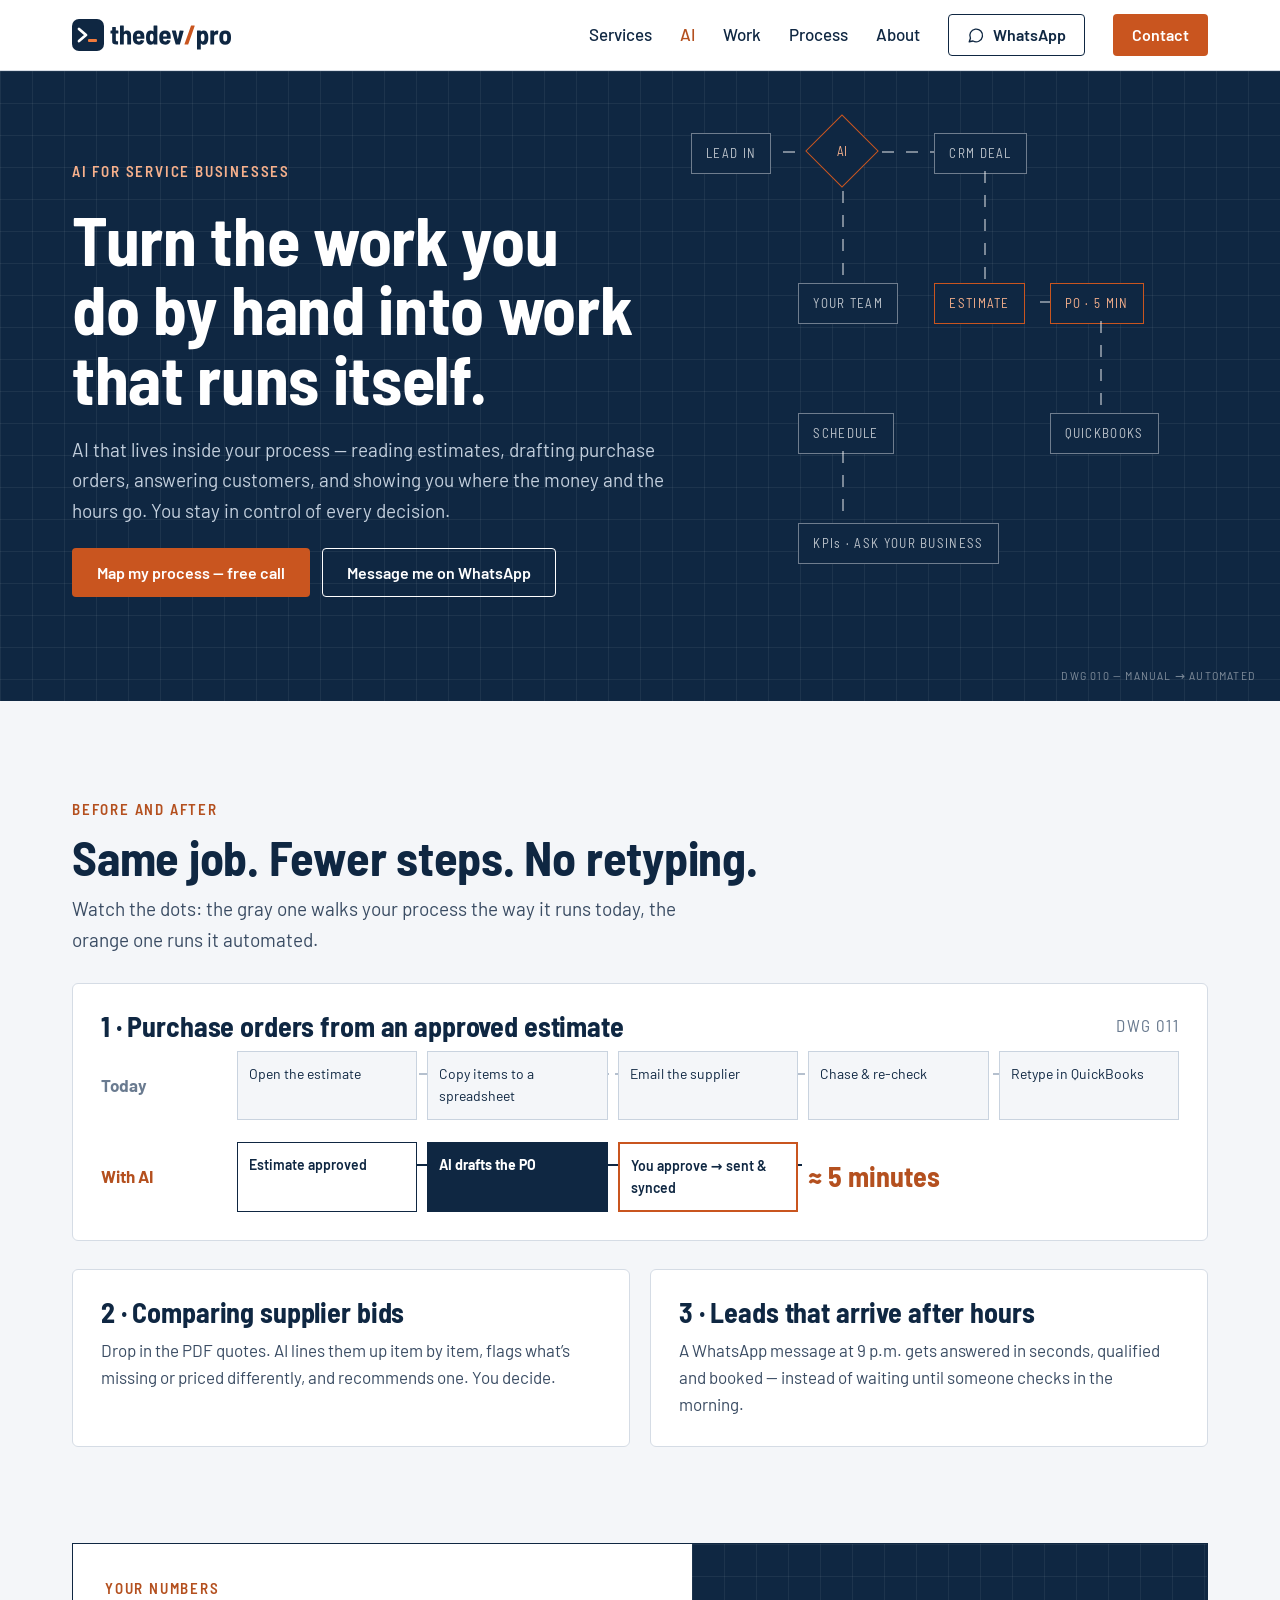
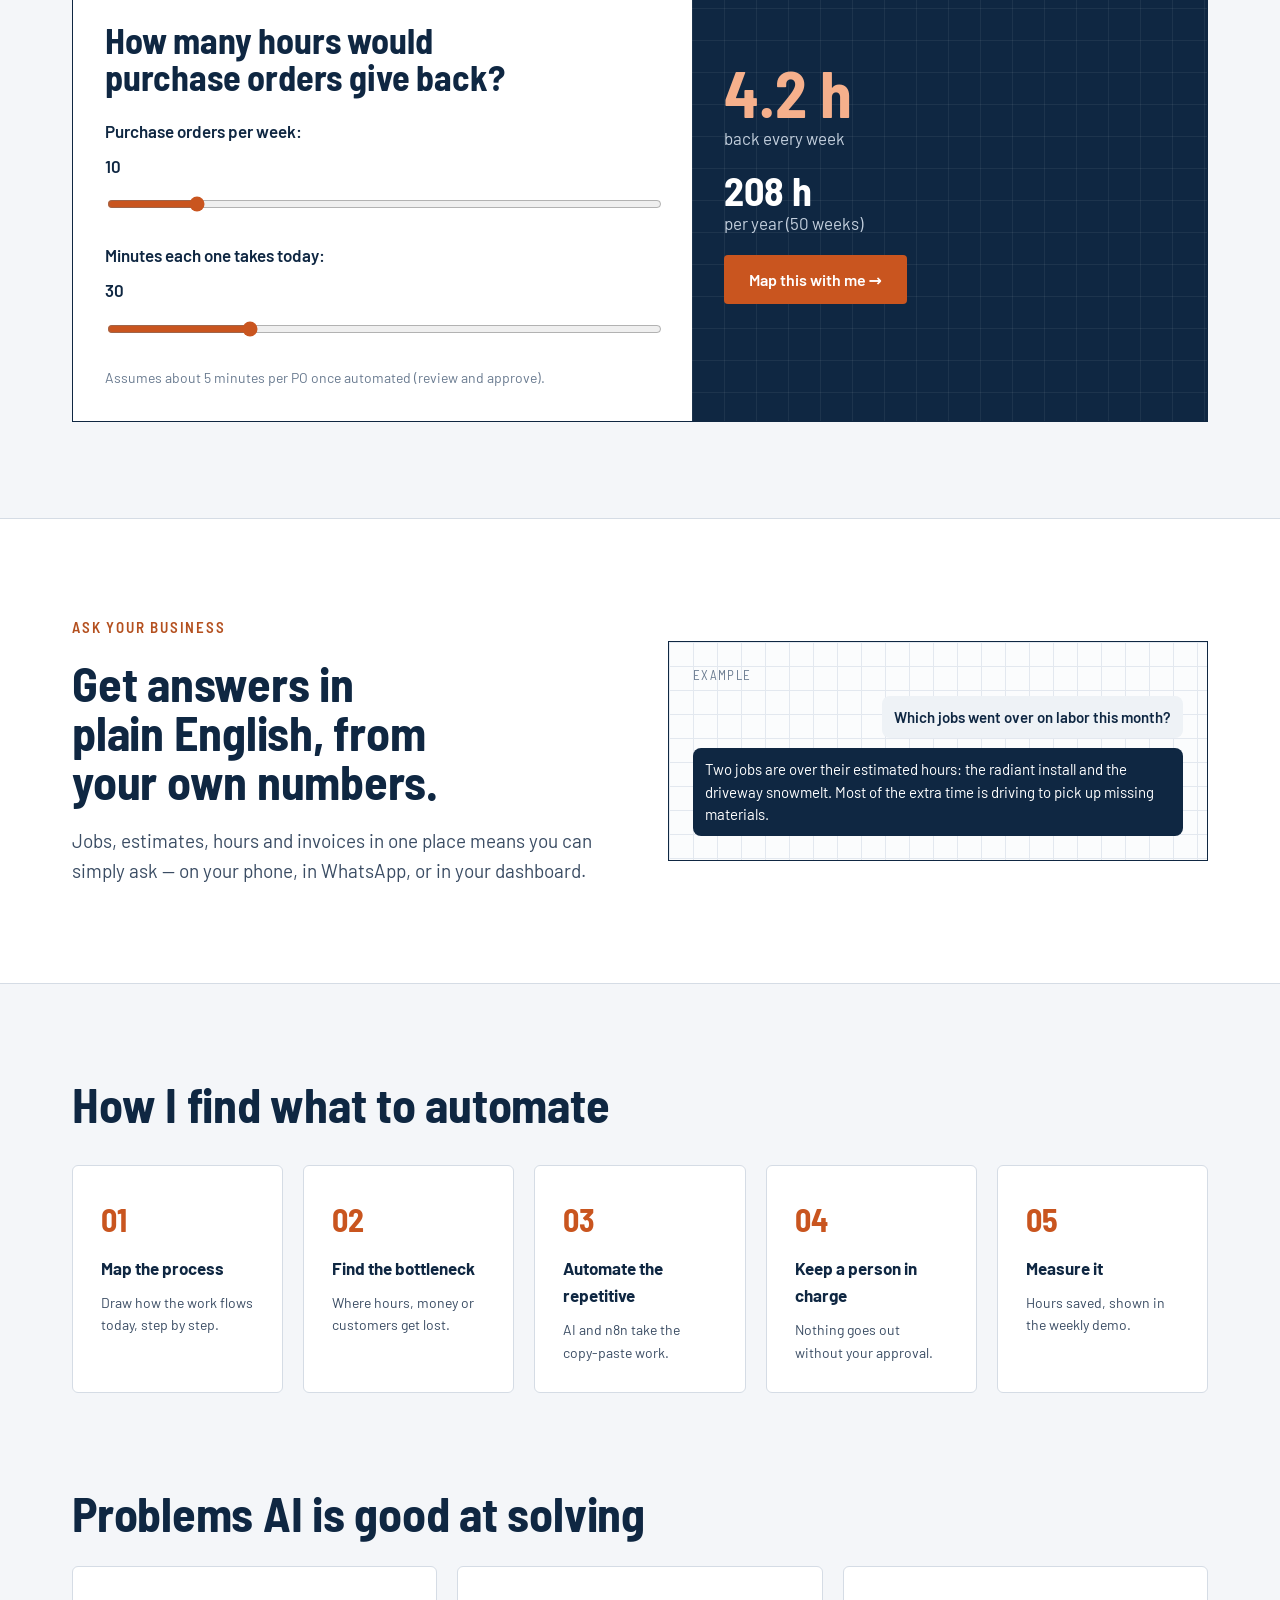
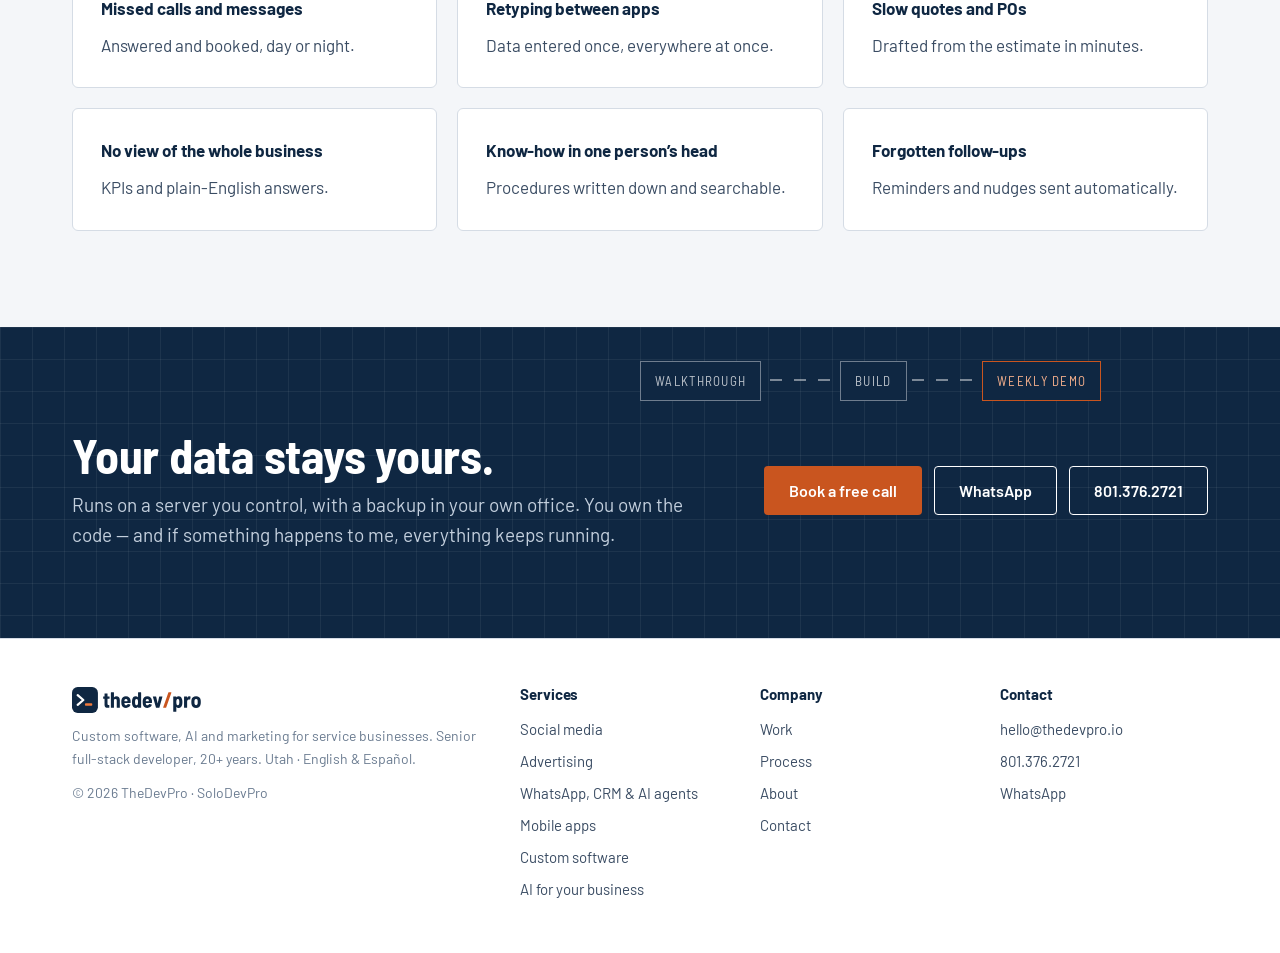
<file: ai/index.html>
<!doctype html>
<html lang="en" class="no-js">
<head>
<meta charset="utf-8">
<meta name="viewport" content="width=device-width, initial-scale=1">
<title>AI for service businesses — from manual work to automated processes | TheDevPro</title>
<meta name="description" content="AI inside your process: purchase orders in minutes, supplier bids compared, leads answered 24/7, and plain-English answers from your own numbers.">
<meta name="robots" content="index, follow">
<link rel="canonical" href="https://thedevpro.io/ai/">
<meta property="og:type" content="website">
<meta property="og:site_name" content="TheDevPro">
<meta property="og:title" content="AI for service businesses — from manual work to automated processes | TheDevPro">
<meta property="og:description" content="AI inside your process: purchase orders in minutes, supplier bids compared, leads answered 24/7, and plain-English answers from your own numbers.">
<meta property="og:url" content="https://thedevpro.io/ai/">
<meta property="og:image" content="https://thedevpro.io/assets/img/og-image.png">
<meta property="og:image:width" content="1200">
<meta property="og:image:height" content="630">
<meta name="twitter:card" content="summary_large_image">
<meta name="theme-color" content="#0F2742">
<link rel="icon" href="/favicon.ico" sizes="any">
<link rel="icon" href="/favicon.svg" type="image/svg+xml">
<link rel="apple-touch-icon" href="/apple-touch-icon.png">
<link rel="preconnect" href="https://fonts.googleapis.com">
<link rel="preconnect" href="https://fonts.gstatic.com" crossorigin>
<link href="https://fonts.googleapis.com/css2?family=Barlow:wght@400;500;600;700&family=Barlow+Semi+Condensed:wght@600;700&display=swap" rel="stylesheet">
<link rel="stylesheet" href="/assets/css/site.css">
<script src="/assets/js/site.js" defer></script>
</head>
<body>
<a class="skip" href="#main">Skip to content</a>
<header class="site-header">
<div class="wrap">
<a class="logo" href="/" aria-label="TheDevPro home"><svg xmlns="http://www.w3.org/2000/svg" viewBox="0 0 321 64" class="logo-svg" aria-hidden="true" focusable="false"><g><rect width="64" height="64" rx="14" fill="#0F2742"/><path d="M14 20 L28 32 L14 44" fill="none" stroke="#FFFFFF" stroke-width="5.5" stroke-linecap="round" stroke-linejoin="round"/><rect class="blink" x="32" y="40" width="18" height="6" rx="2" fill="#F07A3C"/></g><g transform="translate(-4 0)"><path d="M96.092 28.968H91.934Q91.664 28.968 91.664 29.238V41.388Q91.664 43.062 92.339 43.791Q93.014 44.52 94.418 44.466H95.498Q95.768 44.466 95.957 44.655Q96.146 44.844 96.146 45.114V50.352Q96.146 51.0 95.498 51.0Q94.58 51.054 92.798 51.054Q88.532 51.054 86.453 49.650000000000006Q84.374 48.246 84.374 44.358V29.238Q84.374 28.968 84.104 28.968H81.62Q81.35 28.968 81.161 28.779Q80.972 28.59 80.972 28.32V23.892Q80.972 23.622 81.161 23.433Q81.35 23.244 81.62 23.244H84.104Q84.374 23.244 84.374 22.974V16.764000000000003Q84.374 16.494 84.56299999999999 16.305Q84.752 16.116 85.022 16.116H91.016Q91.286 16.116 91.475 16.305Q91.664 16.494 91.664 16.764000000000003V22.974Q91.664 23.244 91.934 23.244H96.092Q96.362 23.244 96.55099999999999 23.433Q96.74 23.622 96.74 23.892V28.32Q96.74 28.59 96.55099999999999 28.779Q96.362 28.968 96.092 28.968Z" fill="#0F2742"/><path d="M122.12 32.316V50.352Q122.12 50.622 121.931 50.811Q121.74199999999999 51.0 121.472 51.0H115.154Q114.884 51.0 114.695 50.811Q114.506 50.622 114.506 50.352V33.396Q114.506 31.506 113.588 30.426000000000002Q112.67 29.346 111.104 29.346Q109.484 29.346 108.53899999999999 30.453Q107.594 31.56 107.594 33.45V50.352Q107.594 50.622 107.405 50.811Q107.216 51.0 106.946 51.0H100.628Q100.358 51.0 100.16900000000001 50.811Q99.98 50.622 99.98 50.352V13.847999999999999Q99.98 13.578000000000003 100.16900000000001 13.389000000000003Q100.358 13.200000000000003 100.628 13.200000000000003H106.946Q107.216 13.200000000000003 107.405 13.389000000000003Q107.594 13.578000000000003 107.594 13.847999999999999V25.404Q107.594 25.566 107.702 25.593Q107.81 25.62 107.972 25.404Q109.916 22.812 113.696 22.812Q117.638 22.812 119.879 25.323Q122.12 27.834 122.12 32.316Z" fill="#0F2742"/><path d="M148.742 36.852000000000004 148.688 38.958Q148.688 39.606 148.04 39.606H133.73Q133.46 39.606 133.46 39.876Q133.568 41.118 133.676 41.712Q133.946 43.224000000000004 134.999 44.088Q136.052 44.952 137.618 44.952Q140.264 44.897999999999996 141.29 42.522Q141.56 41.982 142.1 42.09L147.824 43.224000000000004Q148.472 43.386 148.256 44.034Q147.06799999999998 47.598 144.341 49.515Q141.614 51.432 137.618 51.432Q132.812 51.432 129.977 49.245000000000005Q127.142 47.058 126.278 42.954Q125.792 40.74 125.792 36.204Q125.792 33.612 126.116 31.830000000000002Q126.71 27.726 129.68 25.269Q132.65 22.812 137.186 22.812Q142.1 22.812 145.178 25.593Q148.256 28.374 148.57999999999998 32.91Q148.742 34.692 148.742 36.852000000000004ZM133.62199999999999 32.586Q133.46 33.558 133.46 34.638000000000005Q133.46 34.908 133.73 34.908H140.75Q141.02 34.908 141.02 34.638000000000005Q141.02 33.558 140.858 32.586Q140.642 31.128 139.67000000000002 30.237000000000002Q138.698 29.346 137.24 29.346Q135.782 29.346 134.837 30.21Q133.892 31.074 133.62199999999999 32.586Z" fill="#0F2742"/><path d="M167.75 13.200000000000003H174.068Q174.338 13.200000000000003 174.527 13.389000000000003Q174.716 13.578000000000003 174.716 13.847999999999999V50.352Q174.716 50.622 174.527 50.811Q174.338 51.0 174.068 51.0H167.75Q167.48000000000002 51.0 167.291 50.811Q167.102 50.622 167.102 50.352V49.164Q167.102 49.002 166.994 48.948Q166.886 48.894 166.77800000000002 49.056Q164.78 51.432 161.054 51.432Q154.466 51.432 152.576 42.846000000000004Q152.036 40.146 152.036 36.852000000000004Q152.036 33.936 152.522 31.182Q154.196 22.812 161.162 22.812Q163.052 22.812 164.402 23.325000000000003Q165.752 23.838 166.77800000000002 25.080000000000002Q166.886 25.242 166.994 25.188000000000002Q167.102 25.134 167.102 24.972V13.847999999999999Q167.102 13.578000000000003 167.291 13.389000000000003Q167.48000000000002 13.200000000000003 167.75 13.200000000000003ZM167.048 37.068Q167.048 34.206 166.616 32.316Q165.91400000000002 29.346 163.43 29.346Q162.18800000000002 29.346 161.37800000000001 30.102Q160.568 30.858 160.19 32.262Q159.704 33.828 159.704 37.068Q159.704 40.146 160.082 41.712Q160.784 44.897999999999996 163.43 44.897999999999996Q165.86 44.897999999999996 166.67000000000002 41.766Q167.048 40.2 167.048 37.068Z" fill="#0F2742"/><path d="M201.5 36.852000000000004 201.446 38.958Q201.446 39.606 200.798 39.606H186.488Q186.218 39.606 186.218 39.876Q186.326 41.118 186.434 41.712Q186.704 43.224000000000004 187.757 44.088Q188.81 44.952 190.376 44.952Q193.022 44.897999999999996 194.048 42.522Q194.31799999999998 41.982 194.858 42.09L200.582 43.224000000000004Q201.23 43.386 201.014 44.034Q199.826 47.598 197.099 49.515Q194.37199999999999 51.432 190.376 51.432Q185.57 51.432 182.735 49.245000000000005Q179.9 47.058 179.036 42.954Q178.54999999999998 40.74 178.54999999999998 36.204Q178.54999999999998 33.612 178.874 31.830000000000002Q179.468 27.726 182.438 25.269Q185.408 22.812 189.944 22.812Q194.858 22.812 197.936 25.593Q201.014 28.374 201.338 32.91Q201.5 34.692 201.5 36.852000000000004ZM186.38 32.586Q186.218 33.558 186.218 34.638000000000005Q186.218 34.908 186.488 34.908H193.50799999999998Q193.778 34.908 193.778 34.638000000000005Q193.778 33.558 193.61599999999999 32.586Q193.4 31.128 192.428 30.237000000000002Q191.456 29.346 189.998 29.346Q188.54 29.346 187.595 30.21Q186.65 31.074 186.38 32.586Z" fill="#0F2742"/><path d="M211.274 50.46 203.714 23.892 203.66 23.676000000000002Q203.66 23.19 204.254 23.19H211.166Q211.76 23.19 211.868 23.784L215.378 39.93Q215.432 40.146 215.54 40.146Q215.648 40.146 215.702 39.93L219.158 23.784Q219.266 23.19 219.85999999999999 23.19L226.772 23.298000000000002Q227.474 23.298000000000002 227.31199999999998 24.0L219.85999999999999 50.46Q219.69799999999998 51.0 219.10399999999998 51.0H212.02999999999997Q211.43599999999998 51.0 211.274 50.46Z" fill="#0F2742"/><path d="M229.03999999999996 50.244 241.94599999999997 13.740000000000002Q242.10799999999998 13.200000000000003 242.64799999999997 13.200000000000003H248.85799999999998Q249.182 13.200000000000003 249.344 13.389000000000003Q249.50599999999997 13.578000000000003 249.39799999999997 13.956000000000003L236.546 50.46Q236.384 51.0 235.84399999999997 51.0H229.57999999999998Q229.25599999999997 51.0 229.094 50.811Q228.932 50.622 229.03999999999996 50.244Z" fill="#C9551F"/><path d="M276.614 37.391999999999996Q276.614 40.74 276.128 43.008Q275.318 47.112 273.18499999999995 49.272000000000006Q271.05199999999996 51.432 267.488 51.432Q265.652 51.432 264.302 50.919Q262.952 50.406 261.926 49.218Q261.818 49.056 261.71 49.11Q261.602 49.164 261.602 49.326V60.396Q261.602 60.666 261.413 60.855Q261.224 61.044 260.954 61.044H254.636Q254.36599999999999 61.044 254.17699999999996 60.855Q253.98799999999997 60.666 253.98799999999997 60.396V23.892Q253.98799999999997 23.622 254.17699999999996 23.433Q254.36599999999999 23.244 254.636 23.244H260.954Q261.224 23.244 261.413 23.433Q261.602 23.622 261.602 23.892V24.972Q261.602 25.134 261.71 25.188000000000002Q261.818 25.242 261.926 25.134Q263.924 22.812 267.65 22.812Q274.18399999999997 22.812 276.07399999999996 31.344Q276.614 33.774 276.614 37.391999999999996ZM269.0 37.122Q269.0 34.367999999999995 268.568 32.478Q268.24399999999997 31.02 267.407 30.183Q266.57 29.346 265.21999999999997 29.346Q262.736 29.346 262.034 32.478Q261.602 34.044 261.602 37.122Q261.602 40.038 262.034 41.928Q262.736 44.897999999999996 265.21999999999997 44.897999999999996Q267.65 44.897999999999996 268.514 41.982Q269.0 40.2 269.0 37.122Z" fill="#0F2742"/><path d="M296.486 23.514Q296.918 23.784 296.81 24.378L295.72999999999996 30.588Q295.676 31.236 294.974 30.966Q294.10999999999996 30.75 293.40799999999996 30.75Q292.76 30.75 292.00399999999996 30.912Q290.438 31.128 289.35799999999995 32.424Q288.27799999999996 33.72 288.27799999999996 35.556V50.352Q288.27799999999996 50.622 288.08899999999994 50.811Q287.9 51.0 287.63 51.0H281.31199999999995Q281.042 51.0 280.85299999999995 50.811Q280.664 50.622 280.664 50.352V23.892Q280.664 23.622 280.85299999999995 23.433Q281.042 23.244 281.31199999999995 23.244H287.63Q287.9 23.244 288.08899999999994 23.433Q288.27799999999996 23.622 288.27799999999996 23.892V26.052Q288.27799999999996 26.268 288.359 26.295Q288.44 26.322 288.548 26.16Q290.438 22.866 293.84 22.866Q295.298 22.866 296.486 23.514Z" fill="#0F2742"/><path d="M299.132 42.63Q298.7 40.146 298.7 37.068Q298.7 33.936 299.132 31.506Q299.726 27.51 302.723 25.161Q305.72 22.812 310.418 22.812Q315.062 22.812 318.005 25.161Q320.948 27.51 321.596 31.506Q322.028 33.936 322.028 37.068Q322.028 40.092 321.596 42.576Q321.002 46.734 318.05899999999997 49.083Q315.116 51.432 310.418 51.432Q305.72 51.432 302.723 49.083Q299.726 46.734 299.132 42.63ZM314.144 41.496Q314.414 39.228 314.414 37.068Q314.414 34.854 314.144 32.694Q313.874 31.128 312.875 30.237000000000002Q311.876 29.346 310.364 29.346Q308.906 29.346 307.90700000000004 30.237000000000002Q306.908 31.128 306.638 32.694Q306.368 34.314 306.368 37.068Q306.368 39.768 306.584 41.496Q306.908 43.062 307.93399999999997 43.98Q308.96 44.897999999999996 310.418 44.897999999999996Q311.822 44.897999999999996 312.821 43.98Q313.82 43.062 314.144 41.496Z" fill="#0F2742"/></g></svg></a>
<button class="nav-toggle" type="button" aria-controls="site-nav" aria-expanded="false" aria-label="Open menu"><svg width="20" height="20" viewBox="0 0 24 24" fill="none" stroke="currentColor" stroke-width="2" stroke-linecap="round" aria-hidden="true"><path d="M4 7h16M4 12h16M4 17h16"/></svg></button>
<nav class="nav" id="site-nav" aria-label="Main">
<div class="dropdown"><a href="/services/">Services</a><div class="dropdown-menu"><a href="/services/social-media/">Social media</a><a href="/services/advertising/">Advertising</a><a href="/services/whatsapp-crm-ai-agents/">WhatsApp, CRM & AI agents</a><a href="/services/mobile-apps/">Mobile apps</a><a href="/services/custom-software/">Custom software</a></div></div>
<a href="/ai/" aria-current="page">AI</a>
<a href="/work/">Work</a>
<a href="/process/">Process</a>
<a href="/about/">About</a>
<a class="btn btn-outline" href="https://wa.me/18013762721?text=Hi%20Daniel%2C%20I%27d%20like%20to%20talk%20about%20my%20business." rel="noopener"><svg width="18" height="18" viewBox="0 0 24 24" fill="none" stroke="currentColor" stroke-width="1.8" stroke-linecap="round" stroke-linejoin="round" aria-hidden="true"><path d="M3 21l1.6-4.6A8.5 8.5 0 1 1 8 20z"/></svg> WhatsApp</a>
<a class="btn btn-primary" href="/contact/">Contact</a>
</nav>
</div>
</header>
<main id="main">
<section class="sec-dark dark-hero">
<div class="bp" aria-hidden="true">
<div class="bn" style="left:54%;top:62px">LEAD IN</div>
<div class="wire-h" style="left:calc(54% + 92px);width:calc(9% - 40px);top:80px"></div>
<div class="dm" style="left:calc(63% + 10px);top:54px"></div><div class="dm-label" style="left:calc(63% + 10px);top:70px">AI</div>
<div class="wire-h" style="left:calc(63% + 76px);width:calc(9% - 30px);top:80px"></div>
<div class="bn" style="left:73%;top:62px">CRM DEAL</div>
<div class="wire-v" style="left:calc(63% + 36px);top:120px;height:90px"></div>
<div class="bn" style="left:calc(63% - 8px);top:212px">YOUR TEAM</div>
<div class="wire-v" style="left:calc(73% + 50px);top:100px;height:110px"></div>
<div class="bn hot" style="left:73%;top:212px">ESTIMATE</div>
<div class="wire-h" style="left:calc(73% + 106px);width:calc(9% - 60px);top:230px"></div>
<div class="bn hot" style="left:82%;top:212px">PO · 5 MIN</div>
<div class="wire-v" style="left:calc(82% + 50px);top:250px;height:90px"></div>
<div class="bn" style="left:82%;top:342px">QUICKBOOKS</div>
<div class="bn" style="left:calc(63% - 8px);top:342px">SCHEDULE</div>
<div class="wire-v" style="left:calc(63% + 36px);top:380px;height:70px"></div>
<div class="bn" style="left:calc(63% - 8px);top:452px">KPIs · ASK YOUR BUSINESS</div>
<div class="tag">DWG 010 — MANUAL → AUTOMATED</div>
</div>
<div class="wrap"><div class="copy">
<span class="eyebrow">AI for service businesses</span>
<h1>Turn the work you do by hand into work that runs itself.</h1>
<p class="lede">AI that lives inside your process — reading estimates, drafting purchase orders, answering customers, and showing you where the money and the hours go. You stay in control of every decision.</p>
<div class="row"><a class="btn btn-primary" href="/contact/">Map my process — free call</a><a class="btn btn-light" href="https://wa.me/18013762721?text=Hi%20Daniel%2C%20I%27d%20like%20to%20talk%20about%20my%20business." rel="noopener">Message me on WhatsApp</a></div>
</div></div>
</section>

<section class="sec" aria-labelledby="ba-h">
<div class="wrap stack" style="gap:28px">
<div class="stack" style="gap:12px"><span class="eyebrow">Before and after</span><h2 id="ba-h">Same job. Fewer steps. No retyping.</h2><p class="lede">Watch the dots: the gray one walks your process the way it runs today, the orange one runs it automated.</p></div>
<div class="card reveal"><div style="display:flex;justify-content:space-between;gap:12px;flex-wrap:wrap"><h3>1 · Purchase orders from an approved estimate</h3><span class="muted" style="font-family:var(--display);letter-spacing:.08em">DWG 011</span></div><div class="ba" role="img" aria-label="Purchase order example: five manual steps today versus three steps with AI in about five minutes">
<span class="ba-label">Today</span>
<div class="ba-track"><div class="ba-line manual"><span class="dot slow"></span></div>
<div class="ba-steps"><span>Open the estimate</span><span>Copy items to a spreadsheet</span><span>Email the supplier</span><span>Chase &amp; re-check</span><span>Retype in QuickBooks</span></div></div>
<span class="ba-label ai">With AI</span>
<div class="ba-track"><div class="ba-line auto"><span class="dot fast"></span></div>
<div class="ba-steps"><span class="s-strong">Estimate approved</span><span class="s-ai">AI drafts the PO</span><span class="s-ok">You approve → sent &amp; synced</span><span class="ba-result">≈ 5 minutes</span></div></div>
</div></div>
<div class="grid g2">
<div class="card reveal"><h3>2 · Comparing supplier bids</h3><p>Drop in the PDF quotes. AI lines them up item by item, flags what’s missing or priced differently, and recommends one. You decide.</p></div>
<div class="card reveal"><h3>3 · Leads that arrive after hours</h3><p>A WhatsApp message at 9 p.m. gets answered in seconds, qualified and booked — instead of waiting until someone checks in the morning.</p></div>
</div>
</div>
</section>

<section class="sec" style="padding-top:0" aria-labelledby="calc-h">
<div class="wrap">
<form class="calc reveal" data-calc onsubmit="return false">
<div class="in">
<span class="eyebrow">Your numbers</span>
<h2 id="calc-h" style="font-size:36px">How many hours would purchase orders give back?</h2>
<label>Purchase orders per week: <span data-pos>10</span><input type="range" name="pos" min="1" max="60" value="10"></label>
<label>Minutes each one takes today: <span data-min>30</span><input type="range" name="min" min="10" max="90" step="5" value="30"></label>
<p class="small muted">Assumes about 5 minutes per PO once automated (review and approve).</p>
</div>
<div class="out sec-dark">
<div><div class="big"><span data-weekly>4.2</span> h</div><p>back every week</p></div>
<div><div class="mid"><span data-yearly>208</span> h</div><p>per year (50 weeks)</p></div>
<a class="btn btn-primary" href="/contact/" style="align-self:flex-start">Map this with me →</a>
</div>
</form>
</div>
</section>

<section class="sec sec-white" aria-labelledby="ask-h">
<div class="wrap grid g2" style="align-items:center;gap:56px">
<div class="stack"><span class="eyebrow">Ask your business</span><h2 id="ask-h">Get answers in plain English, from your own numbers.</h2><p class="lede">Jobs, estimates, hours and invoices in one place means you can simply ask — on your phone, in WhatsApp, or in your dashboard.</p></div>
<div class="paper-grid" style="border:1.5px solid var(--ink);padding:24px">
<div class="chat"><span class="chat-meta">EXAMPLE</span>
<div class="bubble in" style="align-self:flex-end;font-weight:600">Which jobs went over on labor this month?</div>
<div class="bubble out" style="align-self:flex-start;max-width:100%">Two jobs are over their estimated hours: the radiant install and the driveway snowmelt. Most of the extra time is driving to pick up missing materials.</div>
</div></div>
</div>
</section>

<section class="sec" aria-labelledby="find-h">
<div class="wrap">
<h2 id="find-h" style="margin-bottom:36px">How I find what to automate</h2>
<ol class="grid g5 lit5" style="list-style:none;margin:0;padding:0">
<li class="card"><b style="font-family:var(--display);font-size:32px;color:var(--action)">01</b><b>Map the process</b><p class="small">Draw how the work flows today, step by step.</p></li>
<li class="card"><b style="font-family:var(--display);font-size:32px;color:var(--action)">02</b><b>Find the bottleneck</b><p class="small">Where hours, money or customers get lost.</p></li>
<li class="card"><b style="font-family:var(--display);font-size:32px;color:var(--action)">03</b><b>Automate the repetitive</b><p class="small">AI and n8n take the copy-paste work.</p></li>
<li class="card"><b style="font-family:var(--display);font-size:32px;color:var(--action)">04</b><b>Keep a person in charge</b><p class="small">Nothing goes out without your approval.</p></li>
<li class="card"><b style="font-family:var(--display);font-size:32px;color:var(--action)">05</b><b>Measure it</b><p class="small">Hours saved, shown in the weekly demo.</p></li>
</ol>
</div>
</section>

<section class="sec" style="padding-top:0" aria-labelledby="prob-h">
<div class="wrap">
<h2 id="prob-h" style="margin-bottom:28px">Problems AI is good at solving</h2>
<div class="grid g3">
<div class="card"><b>Missed calls and messages</b><p>Answered and booked, day or night.</p></div>
<div class="card"><b>Retyping between apps</b><p>Data entered once, everywhere at once.</p></div>
<div class="card"><b>Slow quotes and POs</b><p>Drafted from the estimate in minutes.</p></div>
<div class="card"><b>No view of the whole business</b><p>KPIs and plain-English answers.</p></div>
<div class="card"><b>Know-how in one person’s head</b><p>Procedures written down and searchable.</p></div>
<div class="card"><b>Forgotten follow-ups</b><p>Reminders and nudges sent automatically.</p></div>
</div>
</div>
</section>

<section class="sec-dark">
<div class="bp" aria-hidden="true">
<div class="bn" style="left:50%;top:34px">WALKTHROUGH</div>
<div class="wire-h" style="left:calc(50% + 130px);width:70px;top:52px"></div>
<div class="bn" style="left:calc(50% + 200px);top:34px">BUILD</div>
<div class="wire-h" style="left:calc(50% + 272px);width:70px;top:52px"></div>
<div class="bn hot" style="left:calc(50% + 342px);top:34px">WEEKLY DEMO</div>
</div>
<div class="wrap" style="padding-top:104px;padding-bottom:88px;display:flex;justify-content:space-between;align-items:center;gap:32px;flex-wrap:wrap">
<div class="stack" style="gap:10px"><h2>Your data stays yours.</h2><p class="lede">Runs on a server you control, with a backup in your own office. You own the code — and if something happens to me, everything keeps running.</p></div>
<div class="row"><a class="btn btn-primary" href="/contact/">Book a free call</a><a class="btn btn-light" href="https://wa.me/18013762721?text=Hi%20Daniel%2C%20I%27d%20like%20to%20talk%20about%20my%20business." rel="noopener">WhatsApp</a><a class="btn btn-light" href="tel:+18013762721">801.376.2721</a></div>
</div>
</section>
</main>
<footer class="site-footer">
<div class="wrap">
<div class="stack" style="gap:12px">
<img src="/assets/brand/logo.svg" alt="TheDevPro" width="131" height="26" style="height:26px;width:auto;align-self:flex-start">
<p class="muted small">Custom software, AI and marketing for service businesses. Senior full-stack developer, 20+ years. Utah · English &amp; Español.</p>
<p class="small muted">© 2026 TheDevPro · SoloDevPro</p>
</div>
<div><h2>Services</h2><a href="/services/social-media/">Social media</a><a href="/services/advertising/">Advertising</a><a href="/services/whatsapp-crm-ai-agents/">WhatsApp, CRM & AI agents</a><a href="/services/mobile-apps/">Mobile apps</a><a href="/services/custom-software/">Custom software</a><a href="/ai/">AI for your business</a></div>
<div><h2>Company</h2><a href="/work/">Work</a><a href="/process/">Process</a><a href="/about/">About</a><a href="/contact/">Contact</a></div>
<div><h2>Contact</h2><a href="mailto:hello@thedevpro.io?subject=New%20project&cc=dkalasic%40gmail.com">hello@thedevpro.io</a><a href="tel:+18013762721">801.376.2721</a><a href="https://wa.me/18013762721?text=Hi%20Daniel%2C%20I%27d%20like%20to%20talk%20about%20my%20business." rel="noopener">WhatsApp</a></div>
</div>
</footer>
<nav class="qbar" aria-label="Quick contact"><a href="https://wa.me/18013762721?text=Hi%20Daniel%2C%20I%27d%20like%20to%20talk%20about%20my%20business." rel="noopener">WhatsApp</a><a href="tel:+18013762721">Call</a><a href="mailto:hello@thedevpro.io?subject=New%20project&cc=dkalasic%40gmail.com">Email</a></nav>
</body>
</html>
</file>
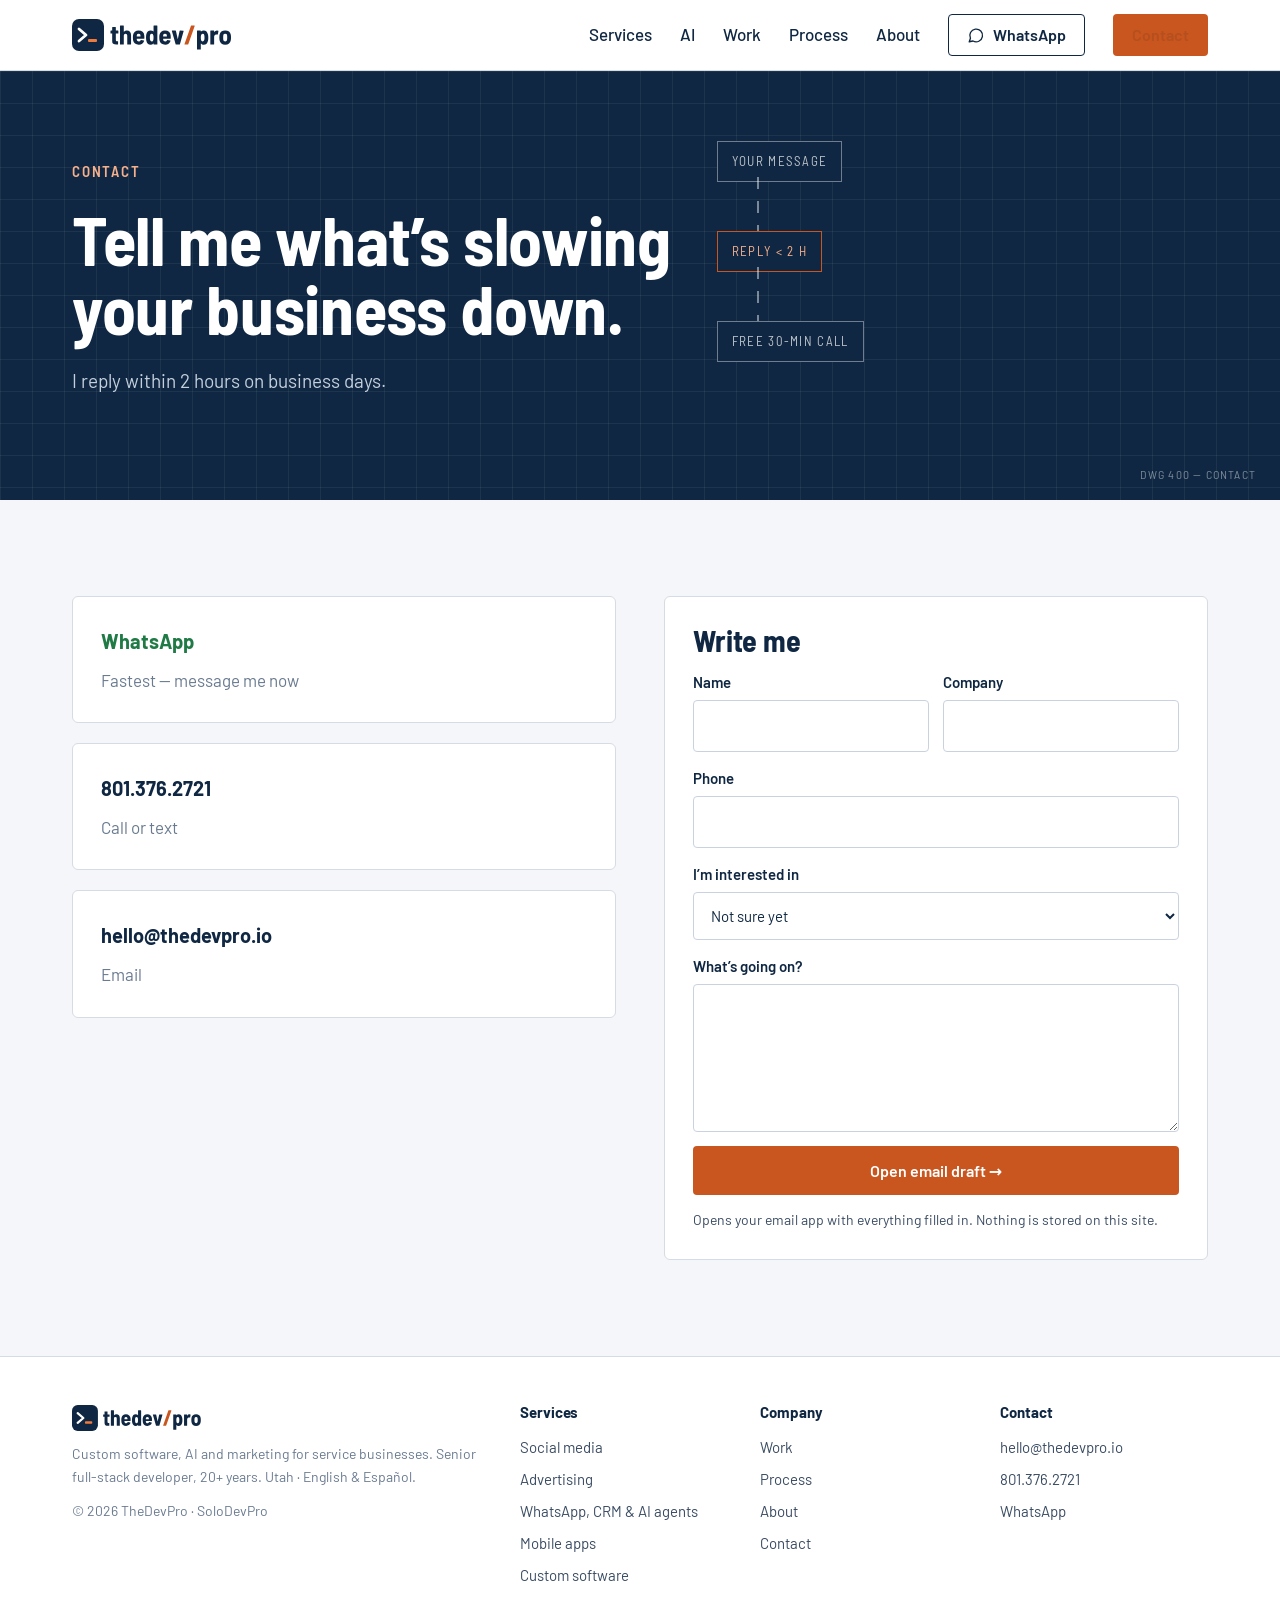
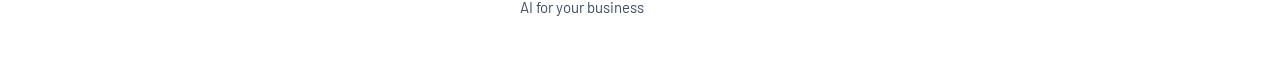
<file: contact/index.html>
<!doctype html>
<html lang="en" class="no-js">
<head>
<meta charset="utf-8">
<meta name="viewport" content="width=device-width, initial-scale=1">
<title>Contact — WhatsApp, call or email | TheDevPro</title>
<meta name="description" content="Message on WhatsApp, call 801.376.2721 or email hello@thedevpro.io. Replies within 2 hours on business days.">
<meta name="robots" content="index, follow">
<link rel="canonical" href="https://thedevpro.io/contact/">
<meta property="og:type" content="website">
<meta property="og:site_name" content="TheDevPro">
<meta property="og:title" content="Contact — WhatsApp, call or email | TheDevPro">
<meta property="og:description" content="Message on WhatsApp, call 801.376.2721 or email hello@thedevpro.io. Replies within 2 hours on business days.">
<meta property="og:url" content="https://thedevpro.io/contact/">
<meta property="og:image" content="https://thedevpro.io/assets/img/og-image.png">
<meta property="og:image:width" content="1200">
<meta property="og:image:height" content="630">
<meta name="twitter:card" content="summary_large_image">
<meta name="theme-color" content="#0F2742">
<link rel="icon" href="/favicon.ico" sizes="any">
<link rel="icon" href="/favicon.svg" type="image/svg+xml">
<link rel="apple-touch-icon" href="/apple-touch-icon.png">
<link rel="preconnect" href="https://fonts.googleapis.com">
<link rel="preconnect" href="https://fonts.gstatic.com" crossorigin>
<link href="https://fonts.googleapis.com/css2?family=Barlow:wght@400;500;600;700&family=Barlow+Semi+Condensed:wght@600;700&display=swap" rel="stylesheet">
<link rel="stylesheet" href="/assets/css/site.css">
<script src="/assets/js/site.js" defer></script>
</head>
<body>
<a class="skip" href="#main">Skip to content</a>
<header class="site-header">
<div class="wrap">
<a class="logo" href="/" aria-label="TheDevPro home"><svg xmlns="http://www.w3.org/2000/svg" viewBox="0 0 321 64" class="logo-svg" aria-hidden="true" focusable="false"><g><rect width="64" height="64" rx="14" fill="#0F2742"/><path d="M14 20 L28 32 L14 44" fill="none" stroke="#FFFFFF" stroke-width="5.5" stroke-linecap="round" stroke-linejoin="round"/><rect class="blink" x="32" y="40" width="18" height="6" rx="2" fill="#F07A3C"/></g><g transform="translate(-4 0)"><path d="M96.092 28.968H91.934Q91.664 28.968 91.664 29.238V41.388Q91.664 43.062 92.339 43.791Q93.014 44.52 94.418 44.466H95.498Q95.768 44.466 95.957 44.655Q96.146 44.844 96.146 45.114V50.352Q96.146 51.0 95.498 51.0Q94.58 51.054 92.798 51.054Q88.532 51.054 86.453 49.650000000000006Q84.374 48.246 84.374 44.358V29.238Q84.374 28.968 84.104 28.968H81.62Q81.35 28.968 81.161 28.779Q80.972 28.59 80.972 28.32V23.892Q80.972 23.622 81.161 23.433Q81.35 23.244 81.62 23.244H84.104Q84.374 23.244 84.374 22.974V16.764000000000003Q84.374 16.494 84.56299999999999 16.305Q84.752 16.116 85.022 16.116H91.016Q91.286 16.116 91.475 16.305Q91.664 16.494 91.664 16.764000000000003V22.974Q91.664 23.244 91.934 23.244H96.092Q96.362 23.244 96.55099999999999 23.433Q96.74 23.622 96.74 23.892V28.32Q96.74 28.59 96.55099999999999 28.779Q96.362 28.968 96.092 28.968Z" fill="#0F2742"/><path d="M122.12 32.316V50.352Q122.12 50.622 121.931 50.811Q121.74199999999999 51.0 121.472 51.0H115.154Q114.884 51.0 114.695 50.811Q114.506 50.622 114.506 50.352V33.396Q114.506 31.506 113.588 30.426000000000002Q112.67 29.346 111.104 29.346Q109.484 29.346 108.53899999999999 30.453Q107.594 31.56 107.594 33.45V50.352Q107.594 50.622 107.405 50.811Q107.216 51.0 106.946 51.0H100.628Q100.358 51.0 100.16900000000001 50.811Q99.98 50.622 99.98 50.352V13.847999999999999Q99.98 13.578000000000003 100.16900000000001 13.389000000000003Q100.358 13.200000000000003 100.628 13.200000000000003H106.946Q107.216 13.200000000000003 107.405 13.389000000000003Q107.594 13.578000000000003 107.594 13.847999999999999V25.404Q107.594 25.566 107.702 25.593Q107.81 25.62 107.972 25.404Q109.916 22.812 113.696 22.812Q117.638 22.812 119.879 25.323Q122.12 27.834 122.12 32.316Z" fill="#0F2742"/><path d="M148.742 36.852000000000004 148.688 38.958Q148.688 39.606 148.04 39.606H133.73Q133.46 39.606 133.46 39.876Q133.568 41.118 133.676 41.712Q133.946 43.224000000000004 134.999 44.088Q136.052 44.952 137.618 44.952Q140.264 44.897999999999996 141.29 42.522Q141.56 41.982 142.1 42.09L147.824 43.224000000000004Q148.472 43.386 148.256 44.034Q147.06799999999998 47.598 144.341 49.515Q141.614 51.432 137.618 51.432Q132.812 51.432 129.977 49.245000000000005Q127.142 47.058 126.278 42.954Q125.792 40.74 125.792 36.204Q125.792 33.612 126.116 31.830000000000002Q126.71 27.726 129.68 25.269Q132.65 22.812 137.186 22.812Q142.1 22.812 145.178 25.593Q148.256 28.374 148.57999999999998 32.91Q148.742 34.692 148.742 36.852000000000004ZM133.62199999999999 32.586Q133.46 33.558 133.46 34.638000000000005Q133.46 34.908 133.73 34.908H140.75Q141.02 34.908 141.02 34.638000000000005Q141.02 33.558 140.858 32.586Q140.642 31.128 139.67000000000002 30.237000000000002Q138.698 29.346 137.24 29.346Q135.782 29.346 134.837 30.21Q133.892 31.074 133.62199999999999 32.586Z" fill="#0F2742"/><path d="M167.75 13.200000000000003H174.068Q174.338 13.200000000000003 174.527 13.389000000000003Q174.716 13.578000000000003 174.716 13.847999999999999V50.352Q174.716 50.622 174.527 50.811Q174.338 51.0 174.068 51.0H167.75Q167.48000000000002 51.0 167.291 50.811Q167.102 50.622 167.102 50.352V49.164Q167.102 49.002 166.994 48.948Q166.886 48.894 166.77800000000002 49.056Q164.78 51.432 161.054 51.432Q154.466 51.432 152.576 42.846000000000004Q152.036 40.146 152.036 36.852000000000004Q152.036 33.936 152.522 31.182Q154.196 22.812 161.162 22.812Q163.052 22.812 164.402 23.325000000000003Q165.752 23.838 166.77800000000002 25.080000000000002Q166.886 25.242 166.994 25.188000000000002Q167.102 25.134 167.102 24.972V13.847999999999999Q167.102 13.578000000000003 167.291 13.389000000000003Q167.48000000000002 13.200000000000003 167.75 13.200000000000003ZM167.048 37.068Q167.048 34.206 166.616 32.316Q165.91400000000002 29.346 163.43 29.346Q162.18800000000002 29.346 161.37800000000001 30.102Q160.568 30.858 160.19 32.262Q159.704 33.828 159.704 37.068Q159.704 40.146 160.082 41.712Q160.784 44.897999999999996 163.43 44.897999999999996Q165.86 44.897999999999996 166.67000000000002 41.766Q167.048 40.2 167.048 37.068Z" fill="#0F2742"/><path d="M201.5 36.852000000000004 201.446 38.958Q201.446 39.606 200.798 39.606H186.488Q186.218 39.606 186.218 39.876Q186.326 41.118 186.434 41.712Q186.704 43.224000000000004 187.757 44.088Q188.81 44.952 190.376 44.952Q193.022 44.897999999999996 194.048 42.522Q194.31799999999998 41.982 194.858 42.09L200.582 43.224000000000004Q201.23 43.386 201.014 44.034Q199.826 47.598 197.099 49.515Q194.37199999999999 51.432 190.376 51.432Q185.57 51.432 182.735 49.245000000000005Q179.9 47.058 179.036 42.954Q178.54999999999998 40.74 178.54999999999998 36.204Q178.54999999999998 33.612 178.874 31.830000000000002Q179.468 27.726 182.438 25.269Q185.408 22.812 189.944 22.812Q194.858 22.812 197.936 25.593Q201.014 28.374 201.338 32.91Q201.5 34.692 201.5 36.852000000000004ZM186.38 32.586Q186.218 33.558 186.218 34.638000000000005Q186.218 34.908 186.488 34.908H193.50799999999998Q193.778 34.908 193.778 34.638000000000005Q193.778 33.558 193.61599999999999 32.586Q193.4 31.128 192.428 30.237000000000002Q191.456 29.346 189.998 29.346Q188.54 29.346 187.595 30.21Q186.65 31.074 186.38 32.586Z" fill="#0F2742"/><path d="M211.274 50.46 203.714 23.892 203.66 23.676000000000002Q203.66 23.19 204.254 23.19H211.166Q211.76 23.19 211.868 23.784L215.378 39.93Q215.432 40.146 215.54 40.146Q215.648 40.146 215.702 39.93L219.158 23.784Q219.266 23.19 219.85999999999999 23.19L226.772 23.298000000000002Q227.474 23.298000000000002 227.31199999999998 24.0L219.85999999999999 50.46Q219.69799999999998 51.0 219.10399999999998 51.0H212.02999999999997Q211.43599999999998 51.0 211.274 50.46Z" fill="#0F2742"/><path d="M229.03999999999996 50.244 241.94599999999997 13.740000000000002Q242.10799999999998 13.200000000000003 242.64799999999997 13.200000000000003H248.85799999999998Q249.182 13.200000000000003 249.344 13.389000000000003Q249.50599999999997 13.578000000000003 249.39799999999997 13.956000000000003L236.546 50.46Q236.384 51.0 235.84399999999997 51.0H229.57999999999998Q229.25599999999997 51.0 229.094 50.811Q228.932 50.622 229.03999999999996 50.244Z" fill="#C9551F"/><path d="M276.614 37.391999999999996Q276.614 40.74 276.128 43.008Q275.318 47.112 273.18499999999995 49.272000000000006Q271.05199999999996 51.432 267.488 51.432Q265.652 51.432 264.302 50.919Q262.952 50.406 261.926 49.218Q261.818 49.056 261.71 49.11Q261.602 49.164 261.602 49.326V60.396Q261.602 60.666 261.413 60.855Q261.224 61.044 260.954 61.044H254.636Q254.36599999999999 61.044 254.17699999999996 60.855Q253.98799999999997 60.666 253.98799999999997 60.396V23.892Q253.98799999999997 23.622 254.17699999999996 23.433Q254.36599999999999 23.244 254.636 23.244H260.954Q261.224 23.244 261.413 23.433Q261.602 23.622 261.602 23.892V24.972Q261.602 25.134 261.71 25.188000000000002Q261.818 25.242 261.926 25.134Q263.924 22.812 267.65 22.812Q274.18399999999997 22.812 276.07399999999996 31.344Q276.614 33.774 276.614 37.391999999999996ZM269.0 37.122Q269.0 34.367999999999995 268.568 32.478Q268.24399999999997 31.02 267.407 30.183Q266.57 29.346 265.21999999999997 29.346Q262.736 29.346 262.034 32.478Q261.602 34.044 261.602 37.122Q261.602 40.038 262.034 41.928Q262.736 44.897999999999996 265.21999999999997 44.897999999999996Q267.65 44.897999999999996 268.514 41.982Q269.0 40.2 269.0 37.122Z" fill="#0F2742"/><path d="M296.486 23.514Q296.918 23.784 296.81 24.378L295.72999999999996 30.588Q295.676 31.236 294.974 30.966Q294.10999999999996 30.75 293.40799999999996 30.75Q292.76 30.75 292.00399999999996 30.912Q290.438 31.128 289.35799999999995 32.424Q288.27799999999996 33.72 288.27799999999996 35.556V50.352Q288.27799999999996 50.622 288.08899999999994 50.811Q287.9 51.0 287.63 51.0H281.31199999999995Q281.042 51.0 280.85299999999995 50.811Q280.664 50.622 280.664 50.352V23.892Q280.664 23.622 280.85299999999995 23.433Q281.042 23.244 281.31199999999995 23.244H287.63Q287.9 23.244 288.08899999999994 23.433Q288.27799999999996 23.622 288.27799999999996 23.892V26.052Q288.27799999999996 26.268 288.359 26.295Q288.44 26.322 288.548 26.16Q290.438 22.866 293.84 22.866Q295.298 22.866 296.486 23.514Z" fill="#0F2742"/><path d="M299.132 42.63Q298.7 40.146 298.7 37.068Q298.7 33.936 299.132 31.506Q299.726 27.51 302.723 25.161Q305.72 22.812 310.418 22.812Q315.062 22.812 318.005 25.161Q320.948 27.51 321.596 31.506Q322.028 33.936 322.028 37.068Q322.028 40.092 321.596 42.576Q321.002 46.734 318.05899999999997 49.083Q315.116 51.432 310.418 51.432Q305.72 51.432 302.723 49.083Q299.726 46.734 299.132 42.63ZM314.144 41.496Q314.414 39.228 314.414 37.068Q314.414 34.854 314.144 32.694Q313.874 31.128 312.875 30.237000000000002Q311.876 29.346 310.364 29.346Q308.906 29.346 307.90700000000004 30.237000000000002Q306.908 31.128 306.638 32.694Q306.368 34.314 306.368 37.068Q306.368 39.768 306.584 41.496Q306.908 43.062 307.93399999999997 43.98Q308.96 44.897999999999996 310.418 44.897999999999996Q311.822 44.897999999999996 312.821 43.98Q313.82 43.062 314.144 41.496Z" fill="#0F2742"/></g></svg></a>
<button class="nav-toggle" type="button" aria-controls="site-nav" aria-expanded="false" aria-label="Open menu"><svg width="20" height="20" viewBox="0 0 24 24" fill="none" stroke="currentColor" stroke-width="2" stroke-linecap="round" aria-hidden="true"><path d="M4 7h16M4 12h16M4 17h16"/></svg></button>
<nav class="nav" id="site-nav" aria-label="Main">
<div class="dropdown"><a href="/services/">Services</a><div class="dropdown-menu"><a href="/services/social-media/">Social media</a><a href="/services/advertising/">Advertising</a><a href="/services/whatsapp-crm-ai-agents/">WhatsApp, CRM & AI agents</a><a href="/services/mobile-apps/">Mobile apps</a><a href="/services/custom-software/">Custom software</a></div></div>
<a href="/ai/">AI</a>
<a href="/work/">Work</a>
<a href="/process/">Process</a>
<a href="/about/">About</a>
<a class="btn btn-outline" href="https://wa.me/18013762721?text=Hi%20Daniel%2C%20I%27d%20like%20to%20talk%20about%20my%20business." rel="noopener"><svg width="18" height="18" viewBox="0 0 24 24" fill="none" stroke="currentColor" stroke-width="1.8" stroke-linecap="round" stroke-linejoin="round" aria-hidden="true"><path d="M3 21l1.6-4.6A8.5 8.5 0 1 1 8 20z"/></svg> WhatsApp</a>
<a class="btn btn-primary" href="/contact/" aria-current="page">Contact</a>
</nav>
</div>
</header>
<main id="main">
<section class="sec-dark dark-hero">
<div class="bp" aria-hidden="true"><div class="bn" style="left:56%;top:70px">YOUR MESSAGE</div><div class="wire-v" style="left:calc(56% + 40px);top:106px;height:54px"></div><div class="bn hot" style="left:56%;top:160px">REPLY < 2 H</div><div class="wire-v" style="left:calc(56% + 40px);top:196px;height:54px"></div><div class="bn" style="left:56%;top:250px">FREE 30-MIN CALL</div><div class="tag">DWG 400 — CONTACT</div></div>
<div class="wrap"><div class="copy"><span class="eyebrow">Contact</span><h1>Tell me what’s slowing your business down.</h1><p class="lede">I reply within 2 hours on business days.</p></div></div>
</section>
<section class="sec"><div class="wrap grid g2" style="gap:48px;align-items:start">
<div class="stack">
<a class="card card-link" href="https://wa.me/18013762721?text=Hi%20Daniel%2C%20I%27d%20like%20to%20talk%20about%20my%20business." rel="noopener"><b style="font-size:20px;color:var(--done)">WhatsApp</b><span class="muted">Fastest — message me now</span></a>
<a class="card card-link" href="tel:+18013762721"><b style="font-size:20px">801.376.2721</b><span class="muted">Call or text</span></a>
<a class="card card-link" href="mailto:hello@thedevpro.io?subject=New%20project&cc=dkalasic%40gmail.com"><b style="font-size:20px">hello@thedevpro.io</b><span class="muted">Email</span></a>
</div>
<form class="form card" data-mailto action="mailto:hello@thedevpro.io?subject=New%20project&cc=dkalasic%40gmail.com" method="post" enctype="text/plain">
<h2 style="font-size:30px">Write me</h2>
<div class="grid g2" style="gap:14px"><label>Name<input name="name" autocomplete="name" required></label><label>Company<input name="company" autocomplete="organization"></label></div>
<label>Phone<input name="phone" type="tel" autocomplete="tel"></label>
<label>I’m interested in<select name="service"><option>Not sure yet</option><option>AI &amp; automation</option><option>WhatsApp, CRM &amp; AI agents</option><option>Custom software</option><option>Mobile app</option><option>Advertising</option><option>Social media</option></select></label>
<label>What’s going on?<textarea name="message" rows="5"></textarea></label>
<button class="btn btn-primary" type="submit">Open email draft →</button>
<p class="small muted">Opens your email app with everything filled in. Nothing is stored on this site.</p>
</form>
</div></section></main>
<footer class="site-footer">
<div class="wrap">
<div class="stack" style="gap:12px">
<img src="/assets/brand/logo.svg" alt="TheDevPro" width="131" height="26" style="height:26px;width:auto;align-self:flex-start">
<p class="muted small">Custom software, AI and marketing for service businesses. Senior full-stack developer, 20+ years. Utah · English &amp; Español.</p>
<p class="small muted">© 2026 TheDevPro · SoloDevPro</p>
</div>
<div><h2>Services</h2><a href="/services/social-media/">Social media</a><a href="/services/advertising/">Advertising</a><a href="/services/whatsapp-crm-ai-agents/">WhatsApp, CRM & AI agents</a><a href="/services/mobile-apps/">Mobile apps</a><a href="/services/custom-software/">Custom software</a><a href="/ai/">AI for your business</a></div>
<div><h2>Company</h2><a href="/work/">Work</a><a href="/process/">Process</a><a href="/about/">About</a><a href="/contact/">Contact</a></div>
<div><h2>Contact</h2><a href="mailto:hello@thedevpro.io?subject=New%20project&cc=dkalasic%40gmail.com">hello@thedevpro.io</a><a href="tel:+18013762721">801.376.2721</a><a href="https://wa.me/18013762721?text=Hi%20Daniel%2C%20I%27d%20like%20to%20talk%20about%20my%20business." rel="noopener">WhatsApp</a></div>
</div>
</footer>
<nav class="qbar" aria-label="Quick contact"><a href="https://wa.me/18013762721?text=Hi%20Daniel%2C%20I%27d%20like%20to%20talk%20about%20my%20business." rel="noopener">WhatsApp</a><a href="tel:+18013762721">Call</a><a href="mailto:hello@thedevpro.io?subject=New%20project&cc=dkalasic%40gmail.com">Email</a></nav>
</body>
</html>
</file>
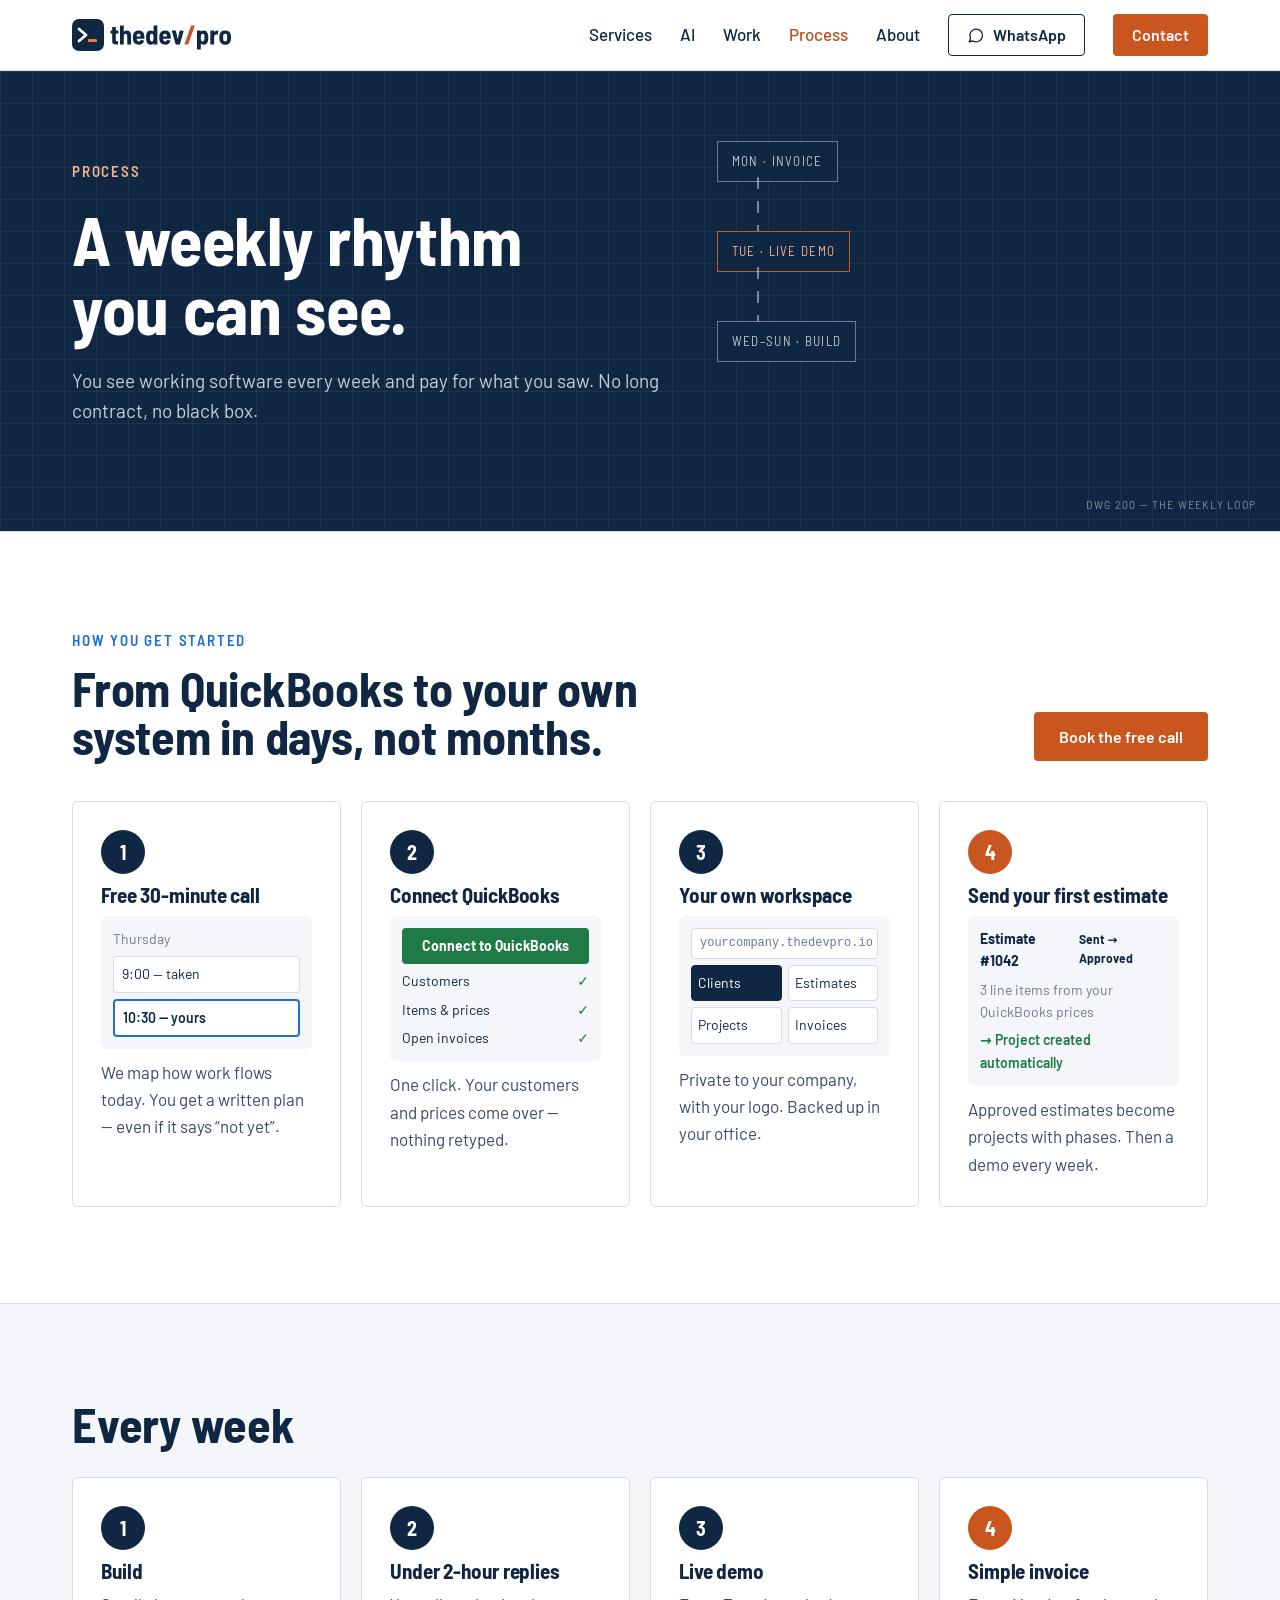
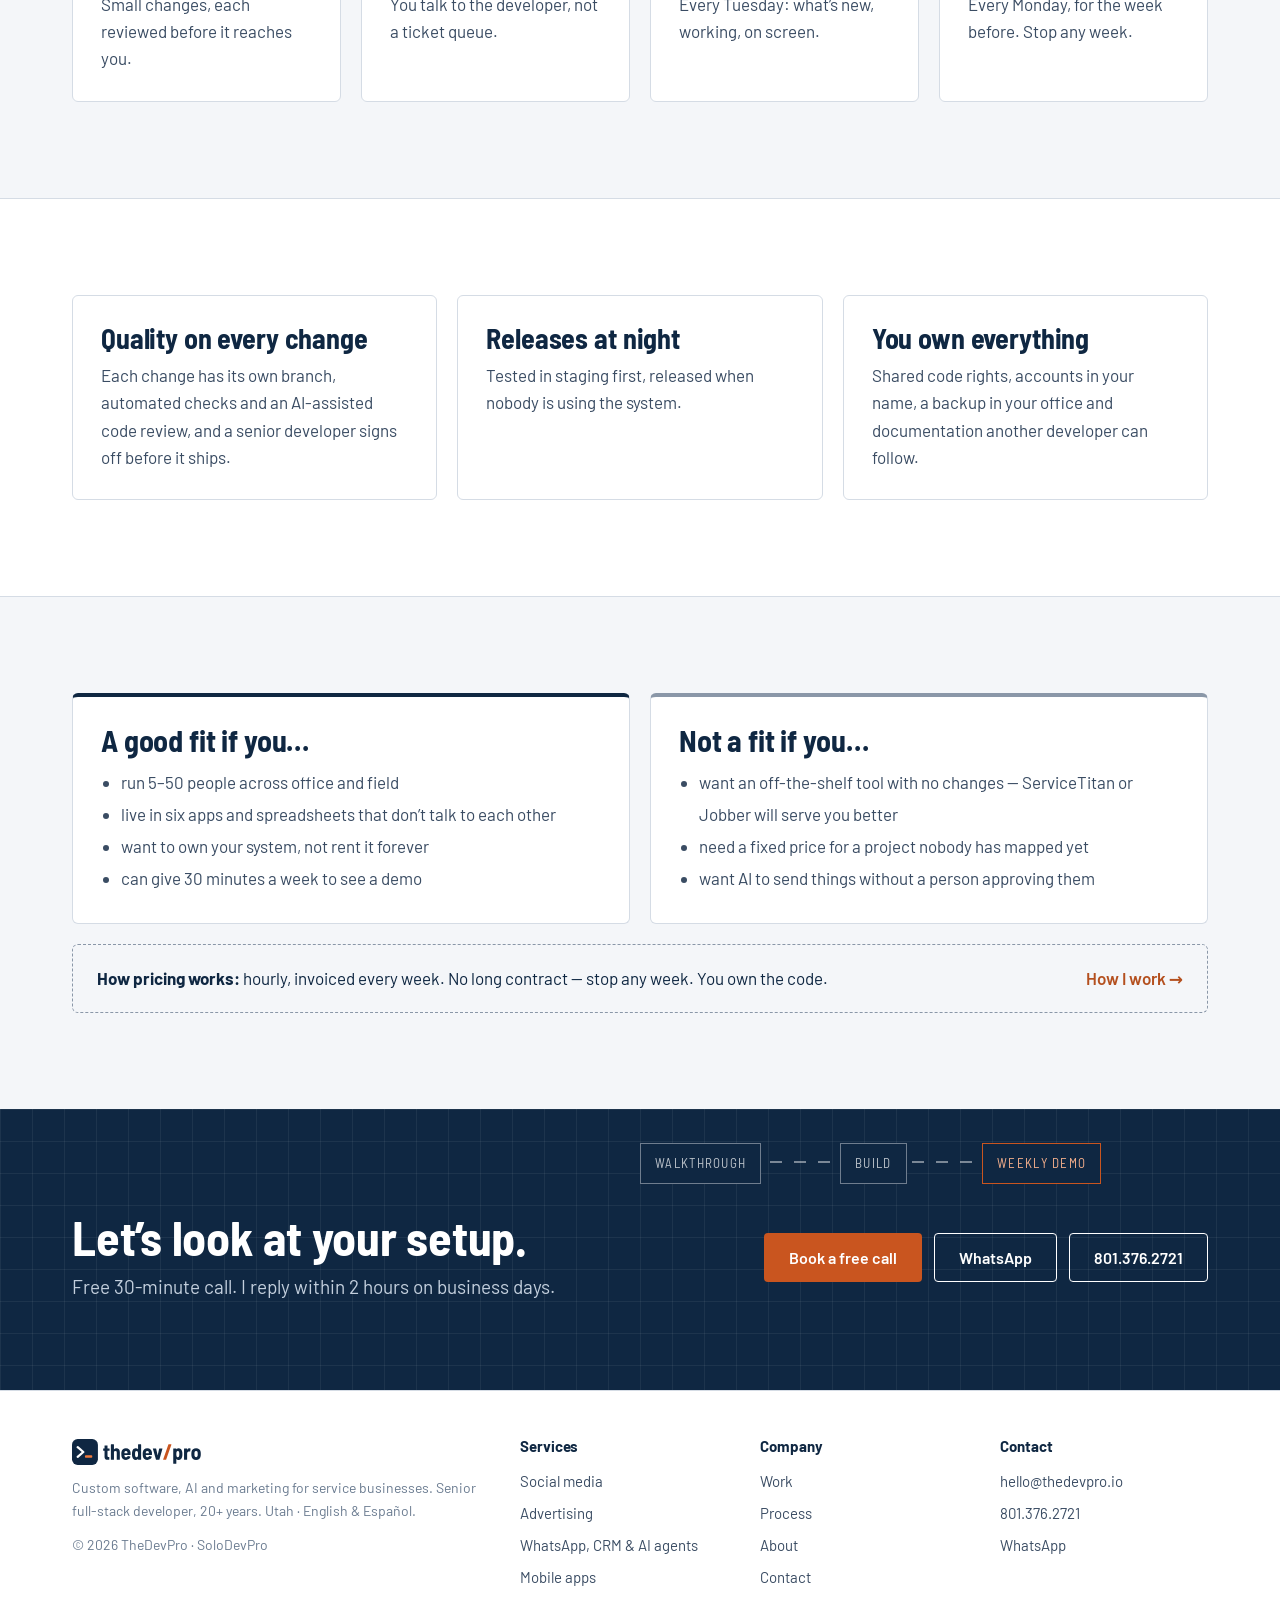
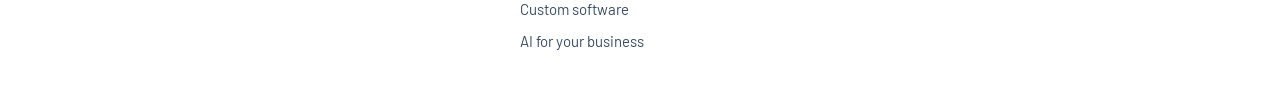
<file: process/index.html>
<!doctype html>
<html lang="en" class="no-js">
<head>
<meta charset="utf-8">
<meta name="viewport" content="width=device-width, initial-scale=1">
<title>How I work — weekly demos, weekly invoices, you own the code | TheDevPro</title>
<meta name="description" content="Free call, connect QuickBooks, your own workspace, then a live demo and a simple invoice every week. Stop any week. You own the code.">
<meta name="robots" content="index, follow">
<link rel="canonical" href="https://thedevpro.io/process/">
<meta property="og:type" content="website">
<meta property="og:site_name" content="TheDevPro">
<meta property="og:title" content="How I work — weekly demos, weekly invoices, you own the code | TheDevPro">
<meta property="og:description" content="Free call, connect QuickBooks, your own workspace, then a live demo and a simple invoice every week. Stop any week. You own the code.">
<meta property="og:url" content="https://thedevpro.io/process/">
<meta property="og:image" content="https://thedevpro.io/assets/img/og-image.png">
<meta property="og:image:width" content="1200">
<meta property="og:image:height" content="630">
<meta name="twitter:card" content="summary_large_image">
<meta name="theme-color" content="#0F2742">
<link rel="icon" href="/favicon.ico" sizes="any">
<link rel="icon" href="/favicon.svg" type="image/svg+xml">
<link rel="apple-touch-icon" href="/apple-touch-icon.png">
<link rel="preconnect" href="https://fonts.googleapis.com">
<link rel="preconnect" href="https://fonts.gstatic.com" crossorigin>
<link href="https://fonts.googleapis.com/css2?family=Barlow:wght@400;500;600;700&family=Barlow+Semi+Condensed:wght@600;700&display=swap" rel="stylesheet">
<link rel="stylesheet" href="/assets/css/site.css">
<script src="/assets/js/site.js" defer></script>
</head>
<body>
<a class="skip" href="#main">Skip to content</a>
<header class="site-header">
<div class="wrap">
<a class="logo" href="/" aria-label="TheDevPro home"><svg xmlns="http://www.w3.org/2000/svg" viewBox="0 0 321 64" class="logo-svg" aria-hidden="true" focusable="false"><g><rect width="64" height="64" rx="14" fill="#0F2742"/><path d="M14 20 L28 32 L14 44" fill="none" stroke="#FFFFFF" stroke-width="5.5" stroke-linecap="round" stroke-linejoin="round"/><rect class="blink" x="32" y="40" width="18" height="6" rx="2" fill="#F07A3C"/></g><g transform="translate(-4 0)"><path d="M96.092 28.968H91.934Q91.664 28.968 91.664 29.238V41.388Q91.664 43.062 92.339 43.791Q93.014 44.52 94.418 44.466H95.498Q95.768 44.466 95.957 44.655Q96.146 44.844 96.146 45.114V50.352Q96.146 51.0 95.498 51.0Q94.58 51.054 92.798 51.054Q88.532 51.054 86.453 49.650000000000006Q84.374 48.246 84.374 44.358V29.238Q84.374 28.968 84.104 28.968H81.62Q81.35 28.968 81.161 28.779Q80.972 28.59 80.972 28.32V23.892Q80.972 23.622 81.161 23.433Q81.35 23.244 81.62 23.244H84.104Q84.374 23.244 84.374 22.974V16.764000000000003Q84.374 16.494 84.56299999999999 16.305Q84.752 16.116 85.022 16.116H91.016Q91.286 16.116 91.475 16.305Q91.664 16.494 91.664 16.764000000000003V22.974Q91.664 23.244 91.934 23.244H96.092Q96.362 23.244 96.55099999999999 23.433Q96.74 23.622 96.74 23.892V28.32Q96.74 28.59 96.55099999999999 28.779Q96.362 28.968 96.092 28.968Z" fill="#0F2742"/><path d="M122.12 32.316V50.352Q122.12 50.622 121.931 50.811Q121.74199999999999 51.0 121.472 51.0H115.154Q114.884 51.0 114.695 50.811Q114.506 50.622 114.506 50.352V33.396Q114.506 31.506 113.588 30.426000000000002Q112.67 29.346 111.104 29.346Q109.484 29.346 108.53899999999999 30.453Q107.594 31.56 107.594 33.45V50.352Q107.594 50.622 107.405 50.811Q107.216 51.0 106.946 51.0H100.628Q100.358 51.0 100.16900000000001 50.811Q99.98 50.622 99.98 50.352V13.847999999999999Q99.98 13.578000000000003 100.16900000000001 13.389000000000003Q100.358 13.200000000000003 100.628 13.200000000000003H106.946Q107.216 13.200000000000003 107.405 13.389000000000003Q107.594 13.578000000000003 107.594 13.847999999999999V25.404Q107.594 25.566 107.702 25.593Q107.81 25.62 107.972 25.404Q109.916 22.812 113.696 22.812Q117.638 22.812 119.879 25.323Q122.12 27.834 122.12 32.316Z" fill="#0F2742"/><path d="M148.742 36.852000000000004 148.688 38.958Q148.688 39.606 148.04 39.606H133.73Q133.46 39.606 133.46 39.876Q133.568 41.118 133.676 41.712Q133.946 43.224000000000004 134.999 44.088Q136.052 44.952 137.618 44.952Q140.264 44.897999999999996 141.29 42.522Q141.56 41.982 142.1 42.09L147.824 43.224000000000004Q148.472 43.386 148.256 44.034Q147.06799999999998 47.598 144.341 49.515Q141.614 51.432 137.618 51.432Q132.812 51.432 129.977 49.245000000000005Q127.142 47.058 126.278 42.954Q125.792 40.74 125.792 36.204Q125.792 33.612 126.116 31.830000000000002Q126.71 27.726 129.68 25.269Q132.65 22.812 137.186 22.812Q142.1 22.812 145.178 25.593Q148.256 28.374 148.57999999999998 32.91Q148.742 34.692 148.742 36.852000000000004ZM133.62199999999999 32.586Q133.46 33.558 133.46 34.638000000000005Q133.46 34.908 133.73 34.908H140.75Q141.02 34.908 141.02 34.638000000000005Q141.02 33.558 140.858 32.586Q140.642 31.128 139.67000000000002 30.237000000000002Q138.698 29.346 137.24 29.346Q135.782 29.346 134.837 30.21Q133.892 31.074 133.62199999999999 32.586Z" fill="#0F2742"/><path d="M167.75 13.200000000000003H174.068Q174.338 13.200000000000003 174.527 13.389000000000003Q174.716 13.578000000000003 174.716 13.847999999999999V50.352Q174.716 50.622 174.527 50.811Q174.338 51.0 174.068 51.0H167.75Q167.48000000000002 51.0 167.291 50.811Q167.102 50.622 167.102 50.352V49.164Q167.102 49.002 166.994 48.948Q166.886 48.894 166.77800000000002 49.056Q164.78 51.432 161.054 51.432Q154.466 51.432 152.576 42.846000000000004Q152.036 40.146 152.036 36.852000000000004Q152.036 33.936 152.522 31.182Q154.196 22.812 161.162 22.812Q163.052 22.812 164.402 23.325000000000003Q165.752 23.838 166.77800000000002 25.080000000000002Q166.886 25.242 166.994 25.188000000000002Q167.102 25.134 167.102 24.972V13.847999999999999Q167.102 13.578000000000003 167.291 13.389000000000003Q167.48000000000002 13.200000000000003 167.75 13.200000000000003ZM167.048 37.068Q167.048 34.206 166.616 32.316Q165.91400000000002 29.346 163.43 29.346Q162.18800000000002 29.346 161.37800000000001 30.102Q160.568 30.858 160.19 32.262Q159.704 33.828 159.704 37.068Q159.704 40.146 160.082 41.712Q160.784 44.897999999999996 163.43 44.897999999999996Q165.86 44.897999999999996 166.67000000000002 41.766Q167.048 40.2 167.048 37.068Z" fill="#0F2742"/><path d="M201.5 36.852000000000004 201.446 38.958Q201.446 39.606 200.798 39.606H186.488Q186.218 39.606 186.218 39.876Q186.326 41.118 186.434 41.712Q186.704 43.224000000000004 187.757 44.088Q188.81 44.952 190.376 44.952Q193.022 44.897999999999996 194.048 42.522Q194.31799999999998 41.982 194.858 42.09L200.582 43.224000000000004Q201.23 43.386 201.014 44.034Q199.826 47.598 197.099 49.515Q194.37199999999999 51.432 190.376 51.432Q185.57 51.432 182.735 49.245000000000005Q179.9 47.058 179.036 42.954Q178.54999999999998 40.74 178.54999999999998 36.204Q178.54999999999998 33.612 178.874 31.830000000000002Q179.468 27.726 182.438 25.269Q185.408 22.812 189.944 22.812Q194.858 22.812 197.936 25.593Q201.014 28.374 201.338 32.91Q201.5 34.692 201.5 36.852000000000004ZM186.38 32.586Q186.218 33.558 186.218 34.638000000000005Q186.218 34.908 186.488 34.908H193.50799999999998Q193.778 34.908 193.778 34.638000000000005Q193.778 33.558 193.61599999999999 32.586Q193.4 31.128 192.428 30.237000000000002Q191.456 29.346 189.998 29.346Q188.54 29.346 187.595 30.21Q186.65 31.074 186.38 32.586Z" fill="#0F2742"/><path d="M211.274 50.46 203.714 23.892 203.66 23.676000000000002Q203.66 23.19 204.254 23.19H211.166Q211.76 23.19 211.868 23.784L215.378 39.93Q215.432 40.146 215.54 40.146Q215.648 40.146 215.702 39.93L219.158 23.784Q219.266 23.19 219.85999999999999 23.19L226.772 23.298000000000002Q227.474 23.298000000000002 227.31199999999998 24.0L219.85999999999999 50.46Q219.69799999999998 51.0 219.10399999999998 51.0H212.02999999999997Q211.43599999999998 51.0 211.274 50.46Z" fill="#0F2742"/><path d="M229.03999999999996 50.244 241.94599999999997 13.740000000000002Q242.10799999999998 13.200000000000003 242.64799999999997 13.200000000000003H248.85799999999998Q249.182 13.200000000000003 249.344 13.389000000000003Q249.50599999999997 13.578000000000003 249.39799999999997 13.956000000000003L236.546 50.46Q236.384 51.0 235.84399999999997 51.0H229.57999999999998Q229.25599999999997 51.0 229.094 50.811Q228.932 50.622 229.03999999999996 50.244Z" fill="#C9551F"/><path d="M276.614 37.391999999999996Q276.614 40.74 276.128 43.008Q275.318 47.112 273.18499999999995 49.272000000000006Q271.05199999999996 51.432 267.488 51.432Q265.652 51.432 264.302 50.919Q262.952 50.406 261.926 49.218Q261.818 49.056 261.71 49.11Q261.602 49.164 261.602 49.326V60.396Q261.602 60.666 261.413 60.855Q261.224 61.044 260.954 61.044H254.636Q254.36599999999999 61.044 254.17699999999996 60.855Q253.98799999999997 60.666 253.98799999999997 60.396V23.892Q253.98799999999997 23.622 254.17699999999996 23.433Q254.36599999999999 23.244 254.636 23.244H260.954Q261.224 23.244 261.413 23.433Q261.602 23.622 261.602 23.892V24.972Q261.602 25.134 261.71 25.188000000000002Q261.818 25.242 261.926 25.134Q263.924 22.812 267.65 22.812Q274.18399999999997 22.812 276.07399999999996 31.344Q276.614 33.774 276.614 37.391999999999996ZM269.0 37.122Q269.0 34.367999999999995 268.568 32.478Q268.24399999999997 31.02 267.407 30.183Q266.57 29.346 265.21999999999997 29.346Q262.736 29.346 262.034 32.478Q261.602 34.044 261.602 37.122Q261.602 40.038 262.034 41.928Q262.736 44.897999999999996 265.21999999999997 44.897999999999996Q267.65 44.897999999999996 268.514 41.982Q269.0 40.2 269.0 37.122Z" fill="#0F2742"/><path d="M296.486 23.514Q296.918 23.784 296.81 24.378L295.72999999999996 30.588Q295.676 31.236 294.974 30.966Q294.10999999999996 30.75 293.40799999999996 30.75Q292.76 30.75 292.00399999999996 30.912Q290.438 31.128 289.35799999999995 32.424Q288.27799999999996 33.72 288.27799999999996 35.556V50.352Q288.27799999999996 50.622 288.08899999999994 50.811Q287.9 51.0 287.63 51.0H281.31199999999995Q281.042 51.0 280.85299999999995 50.811Q280.664 50.622 280.664 50.352V23.892Q280.664 23.622 280.85299999999995 23.433Q281.042 23.244 281.31199999999995 23.244H287.63Q287.9 23.244 288.08899999999994 23.433Q288.27799999999996 23.622 288.27799999999996 23.892V26.052Q288.27799999999996 26.268 288.359 26.295Q288.44 26.322 288.548 26.16Q290.438 22.866 293.84 22.866Q295.298 22.866 296.486 23.514Z" fill="#0F2742"/><path d="M299.132 42.63Q298.7 40.146 298.7 37.068Q298.7 33.936 299.132 31.506Q299.726 27.51 302.723 25.161Q305.72 22.812 310.418 22.812Q315.062 22.812 318.005 25.161Q320.948 27.51 321.596 31.506Q322.028 33.936 322.028 37.068Q322.028 40.092 321.596 42.576Q321.002 46.734 318.05899999999997 49.083Q315.116 51.432 310.418 51.432Q305.72 51.432 302.723 49.083Q299.726 46.734 299.132 42.63ZM314.144 41.496Q314.414 39.228 314.414 37.068Q314.414 34.854 314.144 32.694Q313.874 31.128 312.875 30.237000000000002Q311.876 29.346 310.364 29.346Q308.906 29.346 307.90700000000004 30.237000000000002Q306.908 31.128 306.638 32.694Q306.368 34.314 306.368 37.068Q306.368 39.768 306.584 41.496Q306.908 43.062 307.93399999999997 43.98Q308.96 44.897999999999996 310.418 44.897999999999996Q311.822 44.897999999999996 312.821 43.98Q313.82 43.062 314.144 41.496Z" fill="#0F2742"/></g></svg></a>
<button class="nav-toggle" type="button" aria-controls="site-nav" aria-expanded="false" aria-label="Open menu"><svg width="20" height="20" viewBox="0 0 24 24" fill="none" stroke="currentColor" stroke-width="2" stroke-linecap="round" aria-hidden="true"><path d="M4 7h16M4 12h16M4 17h16"/></svg></button>
<nav class="nav" id="site-nav" aria-label="Main">
<div class="dropdown"><a href="/services/">Services</a><div class="dropdown-menu"><a href="/services/social-media/">Social media</a><a href="/services/advertising/">Advertising</a><a href="/services/whatsapp-crm-ai-agents/">WhatsApp, CRM & AI agents</a><a href="/services/mobile-apps/">Mobile apps</a><a href="/services/custom-software/">Custom software</a></div></div>
<a href="/ai/">AI</a>
<a href="/work/">Work</a>
<a href="/process/" aria-current="page">Process</a>
<a href="/about/">About</a>
<a class="btn btn-outline" href="https://wa.me/18013762721?text=Hi%20Daniel%2C%20I%27d%20like%20to%20talk%20about%20my%20business." rel="noopener"><svg width="18" height="18" viewBox="0 0 24 24" fill="none" stroke="currentColor" stroke-width="1.8" stroke-linecap="round" stroke-linejoin="round" aria-hidden="true"><path d="M3 21l1.6-4.6A8.5 8.5 0 1 1 8 20z"/></svg> WhatsApp</a>
<a class="btn btn-primary" href="/contact/">Contact</a>
</nav>
</div>
</header>
<main id="main">
<section class="sec-dark dark-hero">
<div class="bp" aria-hidden="true"><div class="bn" style="left:56%;top:70px">MON · INVOICE</div><div class="wire-v" style="left:calc(56% + 40px);top:106px;height:54px"></div><div class="bn hot" style="left:56%;top:160px">TUE · LIVE DEMO</div><div class="wire-v" style="left:calc(56% + 40px);top:196px;height:54px"></div><div class="bn" style="left:56%;top:250px">WED–SUN · BUILD</div><div class="tag">DWG 200 — THE WEEKLY LOOP</div></div>
<div class="wrap"><div class="copy"><span class="eyebrow">Process</span><h1>A weekly rhythm you can see.</h1>
<p class="lede">You see working software every week and pay for what you saw. No long contract, no black box.</p></div></div>
</section>
<section class="sec sec-white" aria-labelledby="start-h">
<div class="wrap">
<div class="sec-head"><div><span class="eyebrow blue">How you get started</span><h2 id="start-h">From QuickBooks to your own system in days, not months.</h2></div><a class="btn btn-primary" href="/contact/">Book the free call</a></div>
<ol class="grid g4 lit" style="list-style:none;margin:0;padding:0">
<li class="card"><span class="num">1</span><h3 style="font-size:21px">Free 30-minute call</h3>
<div class="step-mini"><span class="muted">Thursday</span><span class="slot">9:00 — taken</span><span class="slot pick">10:30 — yours</span></div>
<p>We map how work flows today. You get a written plan — even if it says “not yet”.</p></li>
<li class="card"><span class="num">2</span><h3 style="font-size:21px">Connect QuickBooks</h3>
<div class="step-mini"><span class="qb-btn">Connect to QuickBooks</span><span>Customers <b class="ck" style="animation-delay:2.8s">✓</b></span><span>Items &amp; prices <b class="ck" style="animation-delay:3.4s">✓</b></span><span>Open invoices <b class="ck" style="animation-delay:4s">✓</b></span></div>
<p>One click. Your customers and prices come over — nothing retyped.</p></li>
<li class="card"><span class="num">3</span><h3 style="font-size:21px">Your own workspace</h3>
<div class="step-mini"><span class="url">yourcompany.thedevpro.io</span><div class="tiles"><span>Clients</span><span>Estimates</span><span>Projects</span><span>Invoices</span></div></div>
<p>Private to your company, with your logo. Backed up in your office.</p></li>
<li class="card"><span class="num hot">4</span><h3 style="font-size:21px">Send your first estimate</h3>
<div class="step-mini"><span style="display:flex;justify-content:space-between;gap:8px"><b>Estimate #1042</b><span class="status">Sent → Approved</span></span><span class="muted">3 line items from your QuickBooks prices</span><span style="color:var(--done);font-weight:600">→ Project created automatically</span></div>
<p>Approved estimates become projects with phases. Then a demo every week.</p></li>
</ol>
</div>
</section>

<section class="sec"><div class="wrap">
<h2 style="margin-bottom:28px">Every week</h2>
<ol class="grid g4 lit" style="list-style:none;margin:0;padding:0">
<li class="card"><span class="num">1</span><h3 style="font-size:21px">Build</h3><p>Small changes, each reviewed before it reaches you.</p></li>
<li class="card"><span class="num">2</span><h3 style="font-size:21px">Under 2-hour replies</h3><p>You talk to the developer, not a ticket queue.</p></li>
<li class="card"><span class="num">3</span><h3 style="font-size:21px">Live demo</h3><p>Every Tuesday: what’s new, working, on screen.</p></li>
<li class="card"><span class="num hot">4</span><h3 style="font-size:21px">Simple invoice</h3><p>Every Monday, for the week before. Stop any week.</p></li>
</ol>
</div></section>
<section class="sec sec-white"><div class="wrap grid g3">
<div class="card"><h3>Quality on every change</h3><p>Each change has its own branch, automated checks and an AI-assisted code review, and a senior developer signs off before it ships.</p></div>
<div class="card"><h3>Releases at night</h3><p>Tested in staging first, released when nobody is using the system.</p></div>
<div class="card"><h3>You own everything</h3><p>Shared code rights, accounts in your name, a backup in your office and documentation another developer can follow.</p></div>
</div></section>
<section class="sec" aria-label="Who this is for">
<div class="wrap grid g2">
<div class="card" style="border-top:4px solid var(--ink)"><h2 style="font-size:30px">A good fit if you…</h2>
<ul class="clean"><li>run 5–50 people across office and field</li><li>live in six apps and spreadsheets that don’t talk to each other</li><li>want to own your system, not rent it forever</li><li>can give 30 minutes a week to see a demo</li></ul></div>
<div class="card" style="border-top:4px solid #8A97A8"><h2 style="font-size:30px">Not a fit if you…</h2>
<ul class="clean"><li>want an off-the-shelf tool with no changes — ServiceTitan or Jobber will serve you better</li><li>need a fixed price for a project nobody has mapped yet</li><li>want AI to send things without a person approving them</li></ul></div>
<div class="span-all" style="display:flex;justify-content:space-between;gap:16px;flex-wrap:wrap;align-items:center;border:1.5px dashed #8A97A8;border-radius:6px;padding:20px 24px">
<span><b>How pricing works:</b> hourly, invoiced every week. No long contract — stop any week. You own the code.</span><a class="link" href="/process/">How I work →</a></div>
</div>
</section>

<section class="sec-dark">
<div class="bp" aria-hidden="true">
<div class="bn" style="left:50%;top:34px">WALKTHROUGH</div>
<div class="wire-h" style="left:calc(50% + 130px);width:70px;top:52px"></div>
<div class="bn" style="left:calc(50% + 200px);top:34px">BUILD</div>
<div class="wire-h" style="left:calc(50% + 272px);width:70px;top:52px"></div>
<div class="bn hot" style="left:calc(50% + 342px);top:34px">WEEKLY DEMO</div>
</div>
<div class="wrap" style="padding-top:104px;padding-bottom:88px;display:flex;justify-content:space-between;align-items:center;gap:32px;flex-wrap:wrap">
<div class="stack" style="gap:10px"><h2>Let’s look at your setup.</h2><p class="lede">Free 30-minute call. I reply within 2 hours on business days.</p></div>
<div class="row"><a class="btn btn-primary" href="/contact/">Book a free call</a><a class="btn btn-light" href="https://wa.me/18013762721?text=Hi%20Daniel%2C%20I%27d%20like%20to%20talk%20about%20my%20business." rel="noopener">WhatsApp</a><a class="btn btn-light" href="tel:+18013762721">801.376.2721</a></div>
</div>
</section>
</main>
<footer class="site-footer">
<div class="wrap">
<div class="stack" style="gap:12px">
<img src="/assets/brand/logo.svg" alt="TheDevPro" width="131" height="26" style="height:26px;width:auto;align-self:flex-start">
<p class="muted small">Custom software, AI and marketing for service businesses. Senior full-stack developer, 20+ years. Utah · English &amp; Español.</p>
<p class="small muted">© 2026 TheDevPro · SoloDevPro</p>
</div>
<div><h2>Services</h2><a href="/services/social-media/">Social media</a><a href="/services/advertising/">Advertising</a><a href="/services/whatsapp-crm-ai-agents/">WhatsApp, CRM & AI agents</a><a href="/services/mobile-apps/">Mobile apps</a><a href="/services/custom-software/">Custom software</a><a href="/ai/">AI for your business</a></div>
<div><h2>Company</h2><a href="/work/">Work</a><a href="/process/">Process</a><a href="/about/">About</a><a href="/contact/">Contact</a></div>
<div><h2>Contact</h2><a href="mailto:hello@thedevpro.io?subject=New%20project&cc=dkalasic%40gmail.com">hello@thedevpro.io</a><a href="tel:+18013762721">801.376.2721</a><a href="https://wa.me/18013762721?text=Hi%20Daniel%2C%20I%27d%20like%20to%20talk%20about%20my%20business." rel="noopener">WhatsApp</a></div>
</div>
</footer>
<nav class="qbar" aria-label="Quick contact"><a href="https://wa.me/18013762721?text=Hi%20Daniel%2C%20I%27d%20like%20to%20talk%20about%20my%20business." rel="noopener">WhatsApp</a><a href="tel:+18013762721">Call</a><a href="mailto:hello@thedevpro.io?subject=New%20project&cc=dkalasic%40gmail.com">Email</a></nav>
</body>
</html>
</file>
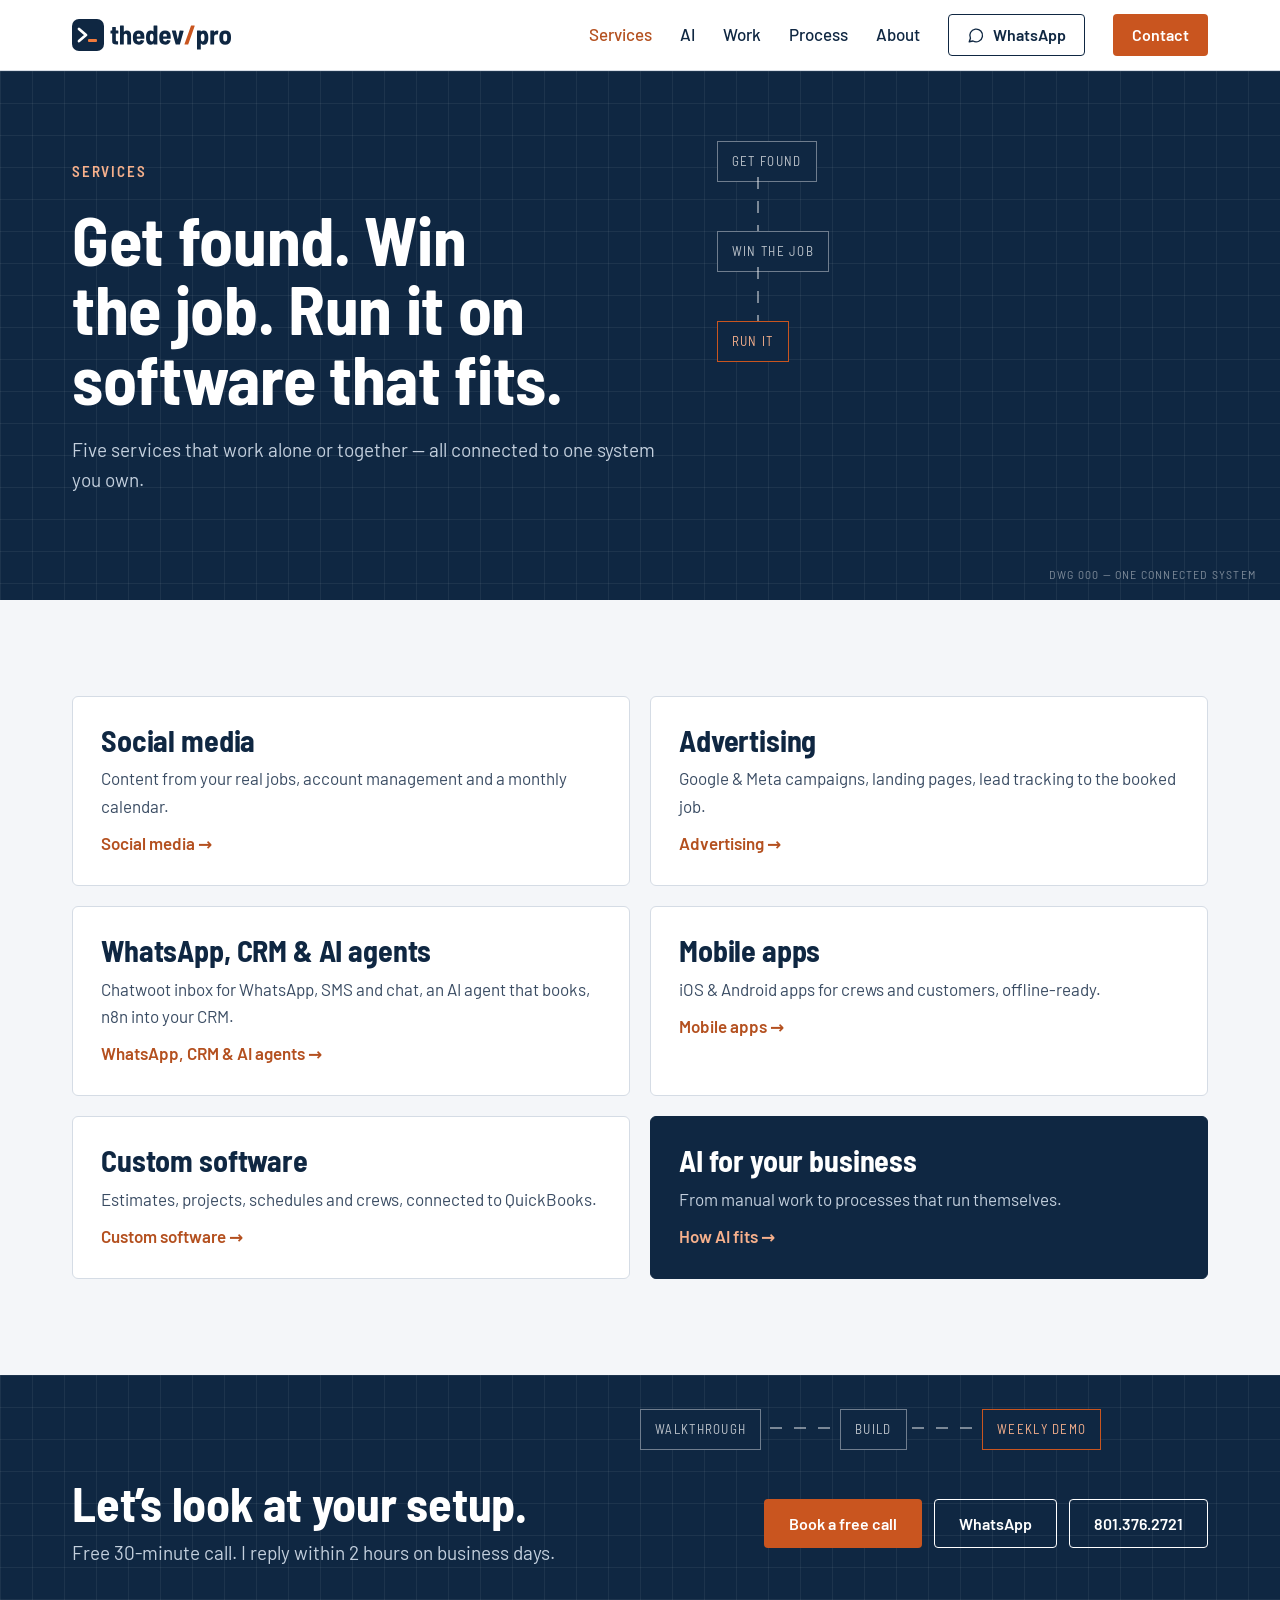
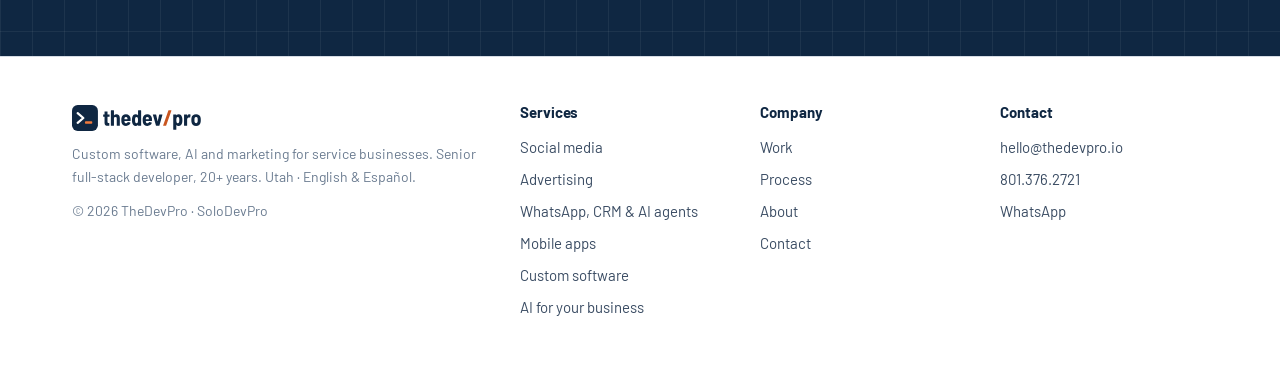
<file: services/index.html>
<!doctype html>
<html lang="en" class="no-js">
<head>
<meta charset="utf-8">
<meta name="viewport" content="width=device-width, initial-scale=1">
<title>Services — social media, ads, WhatsApp & AI, mobile apps, custom software | TheDevPro</title>
<meta name="description" content="Five services that work alone or together, all connected to one system you own.">
<meta name="robots" content="index, follow">
<link rel="canonical" href="https://thedevpro.io/services/">
<meta property="og:type" content="website">
<meta property="og:site_name" content="TheDevPro">
<meta property="og:title" content="Services — social media, ads, WhatsApp & AI, mobile apps, custom software | TheDevPro">
<meta property="og:description" content="Five services that work alone or together, all connected to one system you own.">
<meta property="og:url" content="https://thedevpro.io/services/">
<meta property="og:image" content="https://thedevpro.io/assets/img/og-image.png">
<meta property="og:image:width" content="1200">
<meta property="og:image:height" content="630">
<meta name="twitter:card" content="summary_large_image">
<meta name="theme-color" content="#0F2742">
<link rel="icon" href="/favicon.ico" sizes="any">
<link rel="icon" href="/favicon.svg" type="image/svg+xml">
<link rel="apple-touch-icon" href="/apple-touch-icon.png">
<link rel="preconnect" href="https://fonts.googleapis.com">
<link rel="preconnect" href="https://fonts.gstatic.com" crossorigin>
<link href="https://fonts.googleapis.com/css2?family=Barlow:wght@400;500;600;700&family=Barlow+Semi+Condensed:wght@600;700&display=swap" rel="stylesheet">
<link rel="stylesheet" href="/assets/css/site.css">
<script src="/assets/js/site.js" defer></script>
</head>
<body>
<a class="skip" href="#main">Skip to content</a>
<header class="site-header">
<div class="wrap">
<a class="logo" href="/" aria-label="TheDevPro home"><svg xmlns="http://www.w3.org/2000/svg" viewBox="0 0 321 64" class="logo-svg" aria-hidden="true" focusable="false"><g><rect width="64" height="64" rx="14" fill="#0F2742"/><path d="M14 20 L28 32 L14 44" fill="none" stroke="#FFFFFF" stroke-width="5.5" stroke-linecap="round" stroke-linejoin="round"/><rect class="blink" x="32" y="40" width="18" height="6" rx="2" fill="#F07A3C"/></g><g transform="translate(-4 0)"><path d="M96.092 28.968H91.934Q91.664 28.968 91.664 29.238V41.388Q91.664 43.062 92.339 43.791Q93.014 44.52 94.418 44.466H95.498Q95.768 44.466 95.957 44.655Q96.146 44.844 96.146 45.114V50.352Q96.146 51.0 95.498 51.0Q94.58 51.054 92.798 51.054Q88.532 51.054 86.453 49.650000000000006Q84.374 48.246 84.374 44.358V29.238Q84.374 28.968 84.104 28.968H81.62Q81.35 28.968 81.161 28.779Q80.972 28.59 80.972 28.32V23.892Q80.972 23.622 81.161 23.433Q81.35 23.244 81.62 23.244H84.104Q84.374 23.244 84.374 22.974V16.764000000000003Q84.374 16.494 84.56299999999999 16.305Q84.752 16.116 85.022 16.116H91.016Q91.286 16.116 91.475 16.305Q91.664 16.494 91.664 16.764000000000003V22.974Q91.664 23.244 91.934 23.244H96.092Q96.362 23.244 96.55099999999999 23.433Q96.74 23.622 96.74 23.892V28.32Q96.74 28.59 96.55099999999999 28.779Q96.362 28.968 96.092 28.968Z" fill="#0F2742"/><path d="M122.12 32.316V50.352Q122.12 50.622 121.931 50.811Q121.74199999999999 51.0 121.472 51.0H115.154Q114.884 51.0 114.695 50.811Q114.506 50.622 114.506 50.352V33.396Q114.506 31.506 113.588 30.426000000000002Q112.67 29.346 111.104 29.346Q109.484 29.346 108.53899999999999 30.453Q107.594 31.56 107.594 33.45V50.352Q107.594 50.622 107.405 50.811Q107.216 51.0 106.946 51.0H100.628Q100.358 51.0 100.16900000000001 50.811Q99.98 50.622 99.98 50.352V13.847999999999999Q99.98 13.578000000000003 100.16900000000001 13.389000000000003Q100.358 13.200000000000003 100.628 13.200000000000003H106.946Q107.216 13.200000000000003 107.405 13.389000000000003Q107.594 13.578000000000003 107.594 13.847999999999999V25.404Q107.594 25.566 107.702 25.593Q107.81 25.62 107.972 25.404Q109.916 22.812 113.696 22.812Q117.638 22.812 119.879 25.323Q122.12 27.834 122.12 32.316Z" fill="#0F2742"/><path d="M148.742 36.852000000000004 148.688 38.958Q148.688 39.606 148.04 39.606H133.73Q133.46 39.606 133.46 39.876Q133.568 41.118 133.676 41.712Q133.946 43.224000000000004 134.999 44.088Q136.052 44.952 137.618 44.952Q140.264 44.897999999999996 141.29 42.522Q141.56 41.982 142.1 42.09L147.824 43.224000000000004Q148.472 43.386 148.256 44.034Q147.06799999999998 47.598 144.341 49.515Q141.614 51.432 137.618 51.432Q132.812 51.432 129.977 49.245000000000005Q127.142 47.058 126.278 42.954Q125.792 40.74 125.792 36.204Q125.792 33.612 126.116 31.830000000000002Q126.71 27.726 129.68 25.269Q132.65 22.812 137.186 22.812Q142.1 22.812 145.178 25.593Q148.256 28.374 148.57999999999998 32.91Q148.742 34.692 148.742 36.852000000000004ZM133.62199999999999 32.586Q133.46 33.558 133.46 34.638000000000005Q133.46 34.908 133.73 34.908H140.75Q141.02 34.908 141.02 34.638000000000005Q141.02 33.558 140.858 32.586Q140.642 31.128 139.67000000000002 30.237000000000002Q138.698 29.346 137.24 29.346Q135.782 29.346 134.837 30.21Q133.892 31.074 133.62199999999999 32.586Z" fill="#0F2742"/><path d="M167.75 13.200000000000003H174.068Q174.338 13.200000000000003 174.527 13.389000000000003Q174.716 13.578000000000003 174.716 13.847999999999999V50.352Q174.716 50.622 174.527 50.811Q174.338 51.0 174.068 51.0H167.75Q167.48000000000002 51.0 167.291 50.811Q167.102 50.622 167.102 50.352V49.164Q167.102 49.002 166.994 48.948Q166.886 48.894 166.77800000000002 49.056Q164.78 51.432 161.054 51.432Q154.466 51.432 152.576 42.846000000000004Q152.036 40.146 152.036 36.852000000000004Q152.036 33.936 152.522 31.182Q154.196 22.812 161.162 22.812Q163.052 22.812 164.402 23.325000000000003Q165.752 23.838 166.77800000000002 25.080000000000002Q166.886 25.242 166.994 25.188000000000002Q167.102 25.134 167.102 24.972V13.847999999999999Q167.102 13.578000000000003 167.291 13.389000000000003Q167.48000000000002 13.200000000000003 167.75 13.200000000000003ZM167.048 37.068Q167.048 34.206 166.616 32.316Q165.91400000000002 29.346 163.43 29.346Q162.18800000000002 29.346 161.37800000000001 30.102Q160.568 30.858 160.19 32.262Q159.704 33.828 159.704 37.068Q159.704 40.146 160.082 41.712Q160.784 44.897999999999996 163.43 44.897999999999996Q165.86 44.897999999999996 166.67000000000002 41.766Q167.048 40.2 167.048 37.068Z" fill="#0F2742"/><path d="M201.5 36.852000000000004 201.446 38.958Q201.446 39.606 200.798 39.606H186.488Q186.218 39.606 186.218 39.876Q186.326 41.118 186.434 41.712Q186.704 43.224000000000004 187.757 44.088Q188.81 44.952 190.376 44.952Q193.022 44.897999999999996 194.048 42.522Q194.31799999999998 41.982 194.858 42.09L200.582 43.224000000000004Q201.23 43.386 201.014 44.034Q199.826 47.598 197.099 49.515Q194.37199999999999 51.432 190.376 51.432Q185.57 51.432 182.735 49.245000000000005Q179.9 47.058 179.036 42.954Q178.54999999999998 40.74 178.54999999999998 36.204Q178.54999999999998 33.612 178.874 31.830000000000002Q179.468 27.726 182.438 25.269Q185.408 22.812 189.944 22.812Q194.858 22.812 197.936 25.593Q201.014 28.374 201.338 32.91Q201.5 34.692 201.5 36.852000000000004ZM186.38 32.586Q186.218 33.558 186.218 34.638000000000005Q186.218 34.908 186.488 34.908H193.50799999999998Q193.778 34.908 193.778 34.638000000000005Q193.778 33.558 193.61599999999999 32.586Q193.4 31.128 192.428 30.237000000000002Q191.456 29.346 189.998 29.346Q188.54 29.346 187.595 30.21Q186.65 31.074 186.38 32.586Z" fill="#0F2742"/><path d="M211.274 50.46 203.714 23.892 203.66 23.676000000000002Q203.66 23.19 204.254 23.19H211.166Q211.76 23.19 211.868 23.784L215.378 39.93Q215.432 40.146 215.54 40.146Q215.648 40.146 215.702 39.93L219.158 23.784Q219.266 23.19 219.85999999999999 23.19L226.772 23.298000000000002Q227.474 23.298000000000002 227.31199999999998 24.0L219.85999999999999 50.46Q219.69799999999998 51.0 219.10399999999998 51.0H212.02999999999997Q211.43599999999998 51.0 211.274 50.46Z" fill="#0F2742"/><path d="M229.03999999999996 50.244 241.94599999999997 13.740000000000002Q242.10799999999998 13.200000000000003 242.64799999999997 13.200000000000003H248.85799999999998Q249.182 13.200000000000003 249.344 13.389000000000003Q249.50599999999997 13.578000000000003 249.39799999999997 13.956000000000003L236.546 50.46Q236.384 51.0 235.84399999999997 51.0H229.57999999999998Q229.25599999999997 51.0 229.094 50.811Q228.932 50.622 229.03999999999996 50.244Z" fill="#C9551F"/><path d="M276.614 37.391999999999996Q276.614 40.74 276.128 43.008Q275.318 47.112 273.18499999999995 49.272000000000006Q271.05199999999996 51.432 267.488 51.432Q265.652 51.432 264.302 50.919Q262.952 50.406 261.926 49.218Q261.818 49.056 261.71 49.11Q261.602 49.164 261.602 49.326V60.396Q261.602 60.666 261.413 60.855Q261.224 61.044 260.954 61.044H254.636Q254.36599999999999 61.044 254.17699999999996 60.855Q253.98799999999997 60.666 253.98799999999997 60.396V23.892Q253.98799999999997 23.622 254.17699999999996 23.433Q254.36599999999999 23.244 254.636 23.244H260.954Q261.224 23.244 261.413 23.433Q261.602 23.622 261.602 23.892V24.972Q261.602 25.134 261.71 25.188000000000002Q261.818 25.242 261.926 25.134Q263.924 22.812 267.65 22.812Q274.18399999999997 22.812 276.07399999999996 31.344Q276.614 33.774 276.614 37.391999999999996ZM269.0 37.122Q269.0 34.367999999999995 268.568 32.478Q268.24399999999997 31.02 267.407 30.183Q266.57 29.346 265.21999999999997 29.346Q262.736 29.346 262.034 32.478Q261.602 34.044 261.602 37.122Q261.602 40.038 262.034 41.928Q262.736 44.897999999999996 265.21999999999997 44.897999999999996Q267.65 44.897999999999996 268.514 41.982Q269.0 40.2 269.0 37.122Z" fill="#0F2742"/><path d="M296.486 23.514Q296.918 23.784 296.81 24.378L295.72999999999996 30.588Q295.676 31.236 294.974 30.966Q294.10999999999996 30.75 293.40799999999996 30.75Q292.76 30.75 292.00399999999996 30.912Q290.438 31.128 289.35799999999995 32.424Q288.27799999999996 33.72 288.27799999999996 35.556V50.352Q288.27799999999996 50.622 288.08899999999994 50.811Q287.9 51.0 287.63 51.0H281.31199999999995Q281.042 51.0 280.85299999999995 50.811Q280.664 50.622 280.664 50.352V23.892Q280.664 23.622 280.85299999999995 23.433Q281.042 23.244 281.31199999999995 23.244H287.63Q287.9 23.244 288.08899999999994 23.433Q288.27799999999996 23.622 288.27799999999996 23.892V26.052Q288.27799999999996 26.268 288.359 26.295Q288.44 26.322 288.548 26.16Q290.438 22.866 293.84 22.866Q295.298 22.866 296.486 23.514Z" fill="#0F2742"/><path d="M299.132 42.63Q298.7 40.146 298.7 37.068Q298.7 33.936 299.132 31.506Q299.726 27.51 302.723 25.161Q305.72 22.812 310.418 22.812Q315.062 22.812 318.005 25.161Q320.948 27.51 321.596 31.506Q322.028 33.936 322.028 37.068Q322.028 40.092 321.596 42.576Q321.002 46.734 318.05899999999997 49.083Q315.116 51.432 310.418 51.432Q305.72 51.432 302.723 49.083Q299.726 46.734 299.132 42.63ZM314.144 41.496Q314.414 39.228 314.414 37.068Q314.414 34.854 314.144 32.694Q313.874 31.128 312.875 30.237000000000002Q311.876 29.346 310.364 29.346Q308.906 29.346 307.90700000000004 30.237000000000002Q306.908 31.128 306.638 32.694Q306.368 34.314 306.368 37.068Q306.368 39.768 306.584 41.496Q306.908 43.062 307.93399999999997 43.98Q308.96 44.897999999999996 310.418 44.897999999999996Q311.822 44.897999999999996 312.821 43.98Q313.82 43.062 314.144 41.496Z" fill="#0F2742"/></g></svg></a>
<button class="nav-toggle" type="button" aria-controls="site-nav" aria-expanded="false" aria-label="Open menu"><svg width="20" height="20" viewBox="0 0 24 24" fill="none" stroke="currentColor" stroke-width="2" stroke-linecap="round" aria-hidden="true"><path d="M4 7h16M4 12h16M4 17h16"/></svg></button>
<nav class="nav" id="site-nav" aria-label="Main">
<div class="dropdown"><a href="/services/" aria-current="page">Services</a><div class="dropdown-menu"><a href="/services/social-media/">Social media</a><a href="/services/advertising/">Advertising</a><a href="/services/whatsapp-crm-ai-agents/">WhatsApp, CRM & AI agents</a><a href="/services/mobile-apps/">Mobile apps</a><a href="/services/custom-software/">Custom software</a></div></div>
<a href="/ai/">AI</a>
<a href="/work/">Work</a>
<a href="/process/">Process</a>
<a href="/about/">About</a>
<a class="btn btn-outline" href="https://wa.me/18013762721?text=Hi%20Daniel%2C%20I%27d%20like%20to%20talk%20about%20my%20business." rel="noopener"><svg width="18" height="18" viewBox="0 0 24 24" fill="none" stroke="currentColor" stroke-width="1.8" stroke-linecap="round" stroke-linejoin="round" aria-hidden="true"><path d="M3 21l1.6-4.6A8.5 8.5 0 1 1 8 20z"/></svg> WhatsApp</a>
<a class="btn btn-primary" href="/contact/">Contact</a>
</nav>
</div>
</header>
<main id="main">
<section class="sec-dark dark-hero">
<div class="bp" aria-hidden="true"><div class="bn" style="left:56%;top:70px">GET FOUND</div><div class="wire-v" style="left:calc(56% + 40px);top:106px;height:54px"></div><div class="bn" style="left:56%;top:160px">WIN THE JOB</div><div class="wire-v" style="left:calc(56% + 40px);top:196px;height:54px"></div><div class="bn hot" style="left:56%;top:250px">RUN IT</div><div class="tag">DWG 000 — ONE CONNECTED SYSTEM</div></div>
<div class="wrap"><div class="copy"><span class="eyebrow">Services</span><h1>Get found. Win the job. Run it on software that fits.</h1>
<p class="lede">Five services that work alone or together — all connected to one system you own.</p></div></div>
</section>
<section class="sec"><div class="wrap grid g2">
<a class="card card-link reveal" href="/services/social-media/"><h2 style="font-size:30px">Social media</h2><p>Content from your real jobs, account management and a monthly calendar.</p><span class="link">Social media →</span></a><a class="card card-link reveal" href="/services/advertising/"><h2 style="font-size:30px">Advertising</h2><p>Google &amp; Meta campaigns, landing pages, lead tracking to the booked job.</p><span class="link">Advertising →</span></a><a class="card card-link reveal" href="/services/whatsapp-crm-ai-agents/"><h2 style="font-size:30px">WhatsApp, CRM & AI agents</h2><p>Chatwoot inbox for WhatsApp, SMS and chat, an AI agent that books, n8n into your CRM.</p><span class="link">WhatsApp, CRM & AI agents →</span></a><a class="card card-link reveal" href="/services/mobile-apps/"><h2 style="font-size:30px">Mobile apps</h2><p>iOS &amp; Android apps for crews and customers, offline-ready.</p><span class="link">Mobile apps →</span></a><a class="card card-link reveal" href="/services/custom-software/"><h2 style="font-size:30px">Custom software</h2><p>Estimates, projects, schedules and crews, connected to QuickBooks.</p><span class="link">Custom software →</span></a>
<a class="card card-link reveal" href="/ai/" style="background:var(--ink);color:#fff;border-color:var(--ink)"><h2 style="font-size:30px">AI for your business</h2><p style="color:var(--on-dark)">From manual work to processes that run themselves.</p><span class="link" style="color:var(--warm)">How AI fits →</span></a>
</div></section>
<section class="sec-dark">
<div class="bp" aria-hidden="true">
<div class="bn" style="left:50%;top:34px">WALKTHROUGH</div>
<div class="wire-h" style="left:calc(50% + 130px);width:70px;top:52px"></div>
<div class="bn" style="left:calc(50% + 200px);top:34px">BUILD</div>
<div class="wire-h" style="left:calc(50% + 272px);width:70px;top:52px"></div>
<div class="bn hot" style="left:calc(50% + 342px);top:34px">WEEKLY DEMO</div>
</div>
<div class="wrap" style="padding-top:104px;padding-bottom:88px;display:flex;justify-content:space-between;align-items:center;gap:32px;flex-wrap:wrap">
<div class="stack" style="gap:10px"><h2>Let’s look at your setup.</h2><p class="lede">Free 30-minute call. I reply within 2 hours on business days.</p></div>
<div class="row"><a class="btn btn-primary" href="/contact/">Book a free call</a><a class="btn btn-light" href="https://wa.me/18013762721?text=Hi%20Daniel%2C%20I%27d%20like%20to%20talk%20about%20my%20business." rel="noopener">WhatsApp</a><a class="btn btn-light" href="tel:+18013762721">801.376.2721</a></div>
</div>
</section>
</main>
<footer class="site-footer">
<div class="wrap">
<div class="stack" style="gap:12px">
<img src="/assets/brand/logo.svg" alt="TheDevPro" width="131" height="26" style="height:26px;width:auto;align-self:flex-start">
<p class="muted small">Custom software, AI and marketing for service businesses. Senior full-stack developer, 20+ years. Utah · English &amp; Español.</p>
<p class="small muted">© 2026 TheDevPro · SoloDevPro</p>
</div>
<div><h2>Services</h2><a href="/services/social-media/">Social media</a><a href="/services/advertising/">Advertising</a><a href="/services/whatsapp-crm-ai-agents/">WhatsApp, CRM & AI agents</a><a href="/services/mobile-apps/">Mobile apps</a><a href="/services/custom-software/">Custom software</a><a href="/ai/">AI for your business</a></div>
<div><h2>Company</h2><a href="/work/">Work</a><a href="/process/">Process</a><a href="/about/">About</a><a href="/contact/">Contact</a></div>
<div><h2>Contact</h2><a href="mailto:hello@thedevpro.io?subject=New%20project&cc=dkalasic%40gmail.com">hello@thedevpro.io</a><a href="tel:+18013762721">801.376.2721</a><a href="https://wa.me/18013762721?text=Hi%20Daniel%2C%20I%27d%20like%20to%20talk%20about%20my%20business." rel="noopener">WhatsApp</a></div>
</div>
</footer>
<nav class="qbar" aria-label="Quick contact"><a href="https://wa.me/18013762721?text=Hi%20Daniel%2C%20I%27d%20like%20to%20talk%20about%20my%20business." rel="noopener">WhatsApp</a><a href="tel:+18013762721">Call</a><a href="mailto:hello@thedevpro.io?subject=New%20project&cc=dkalasic%40gmail.com">Email</a></nav>
</body>
</html>
</file>
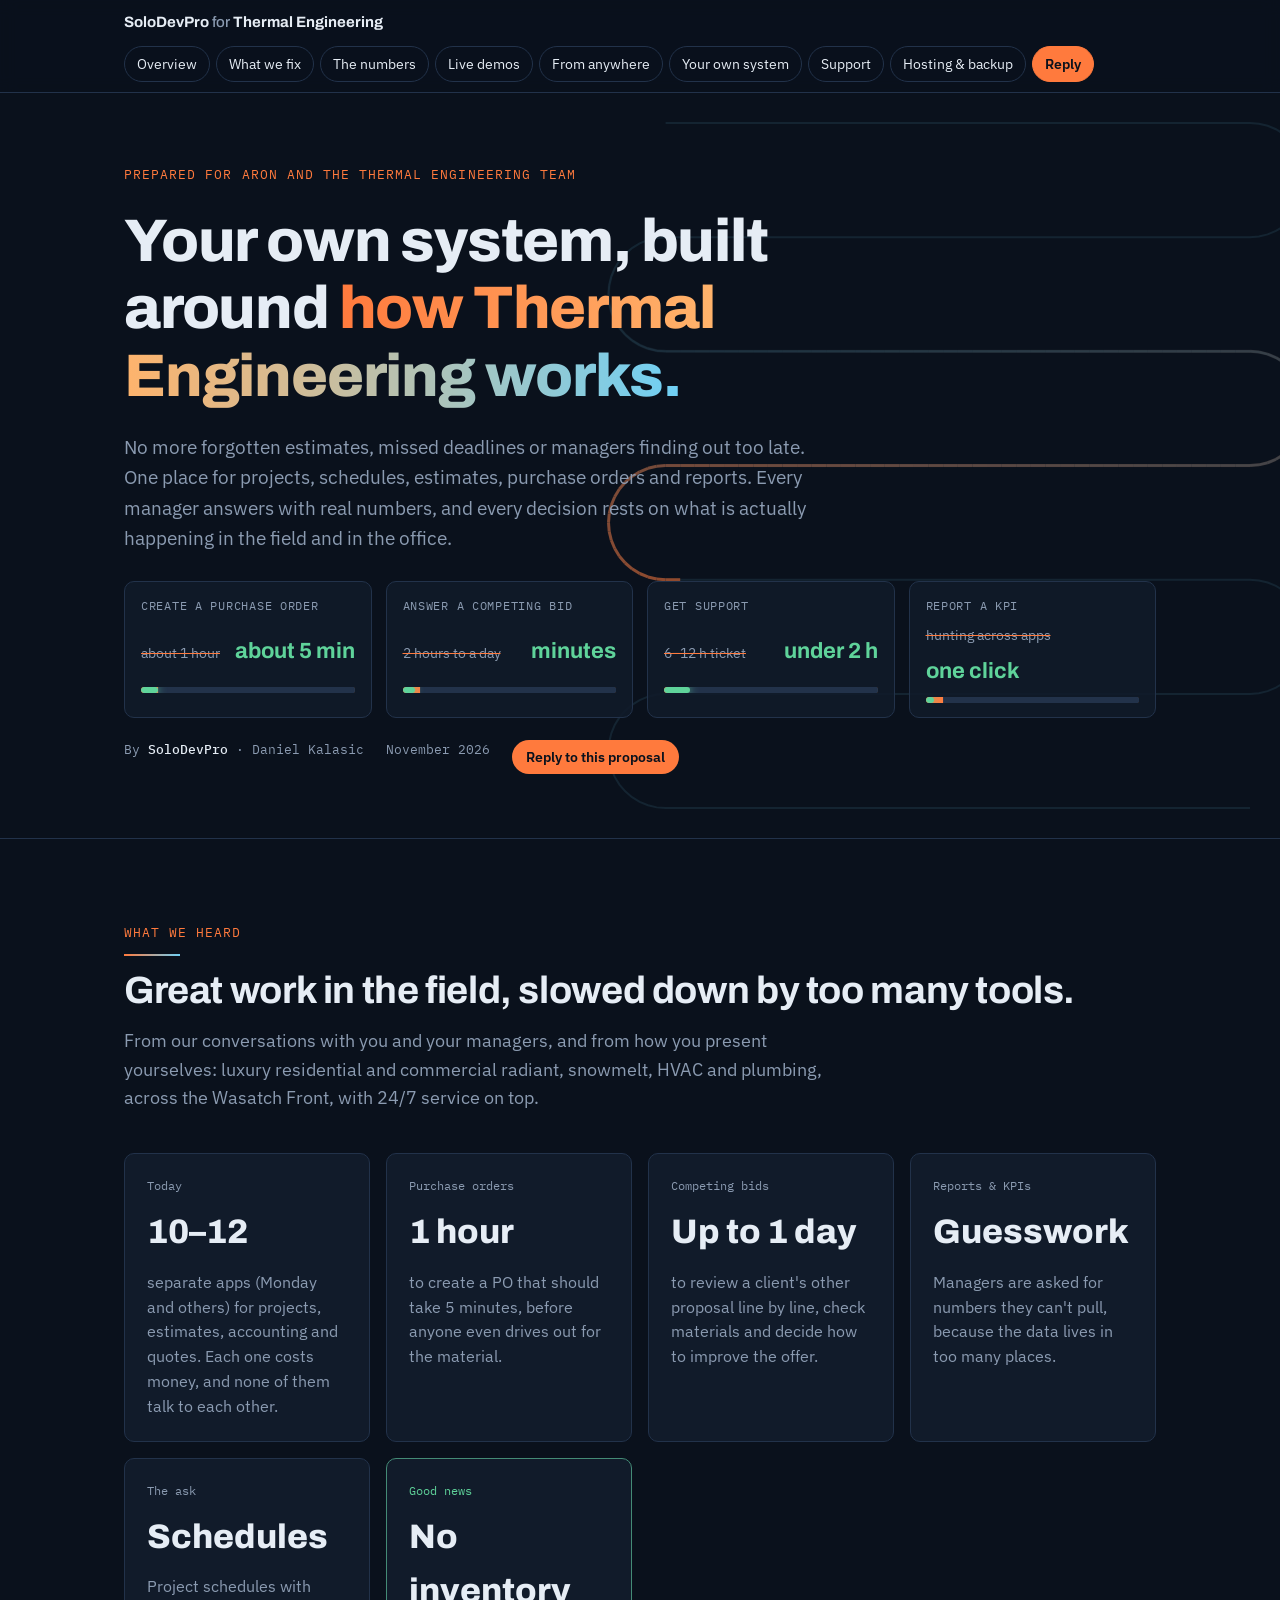
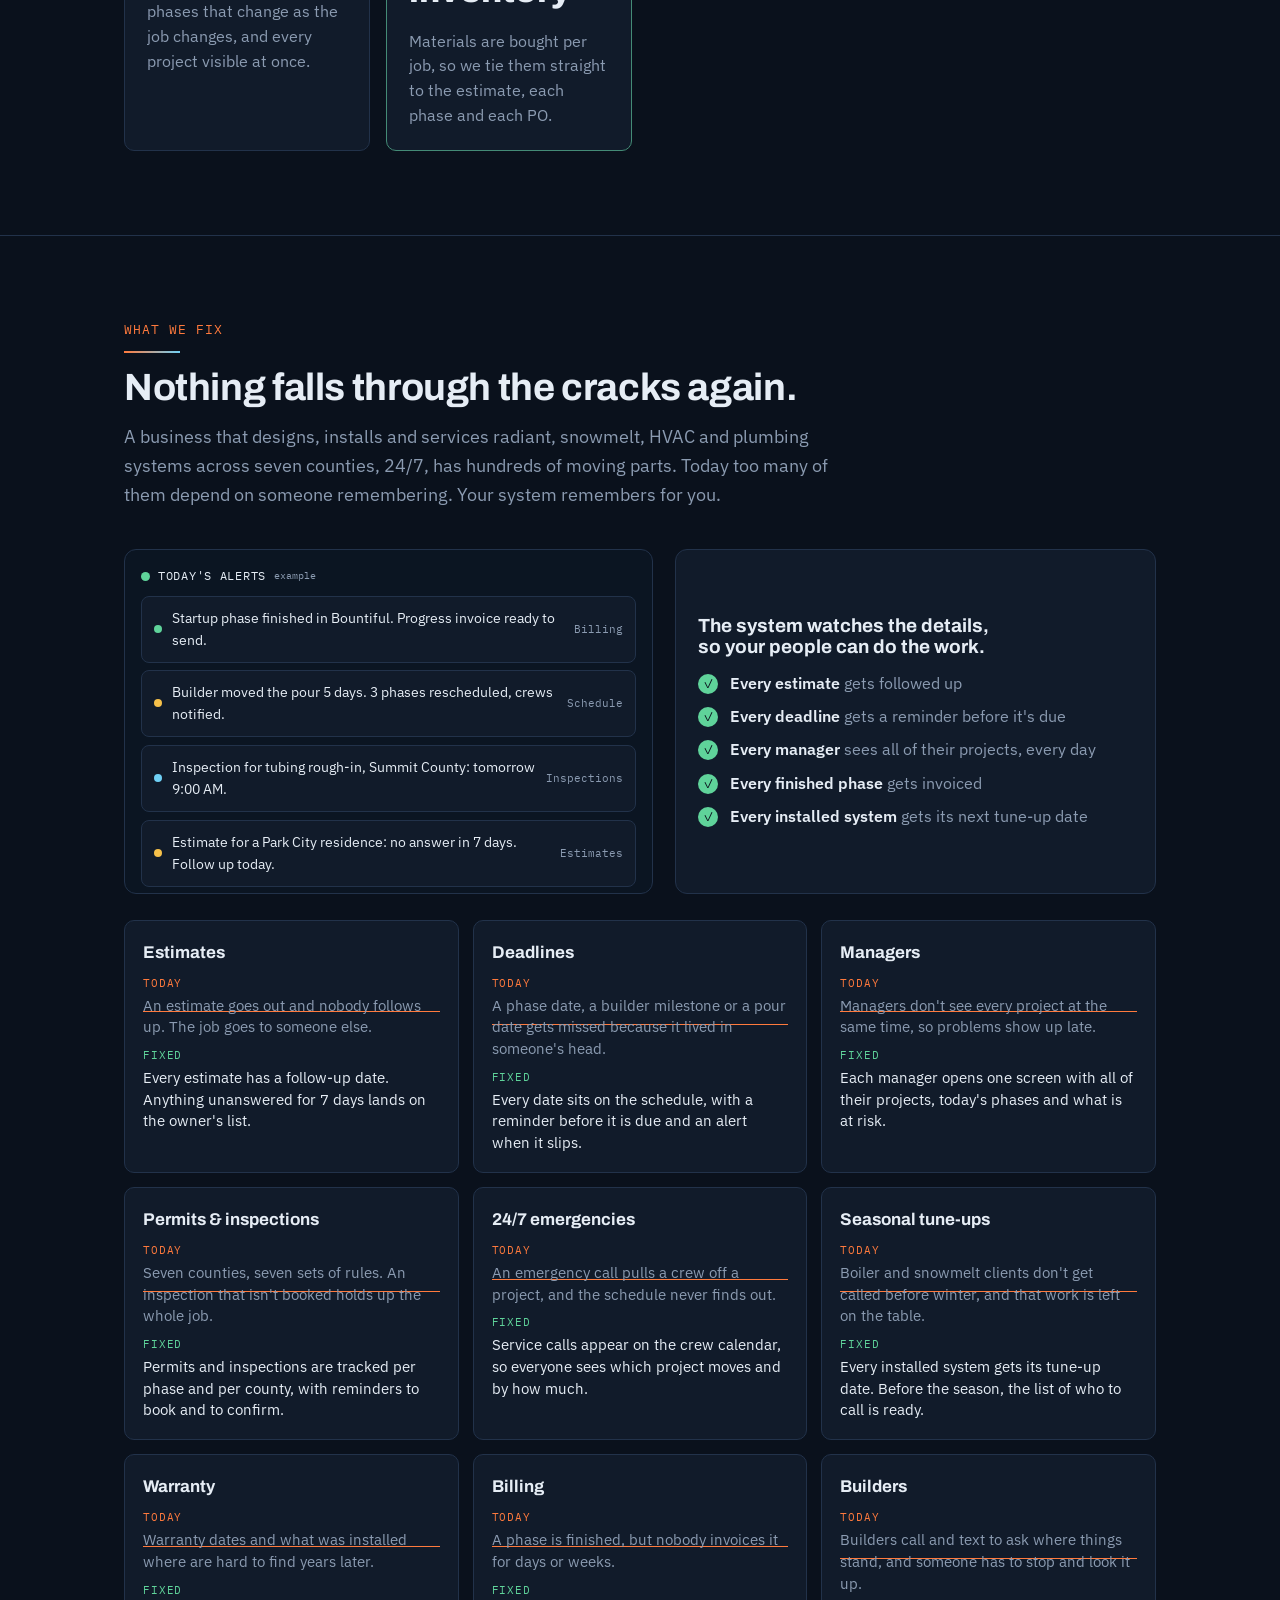
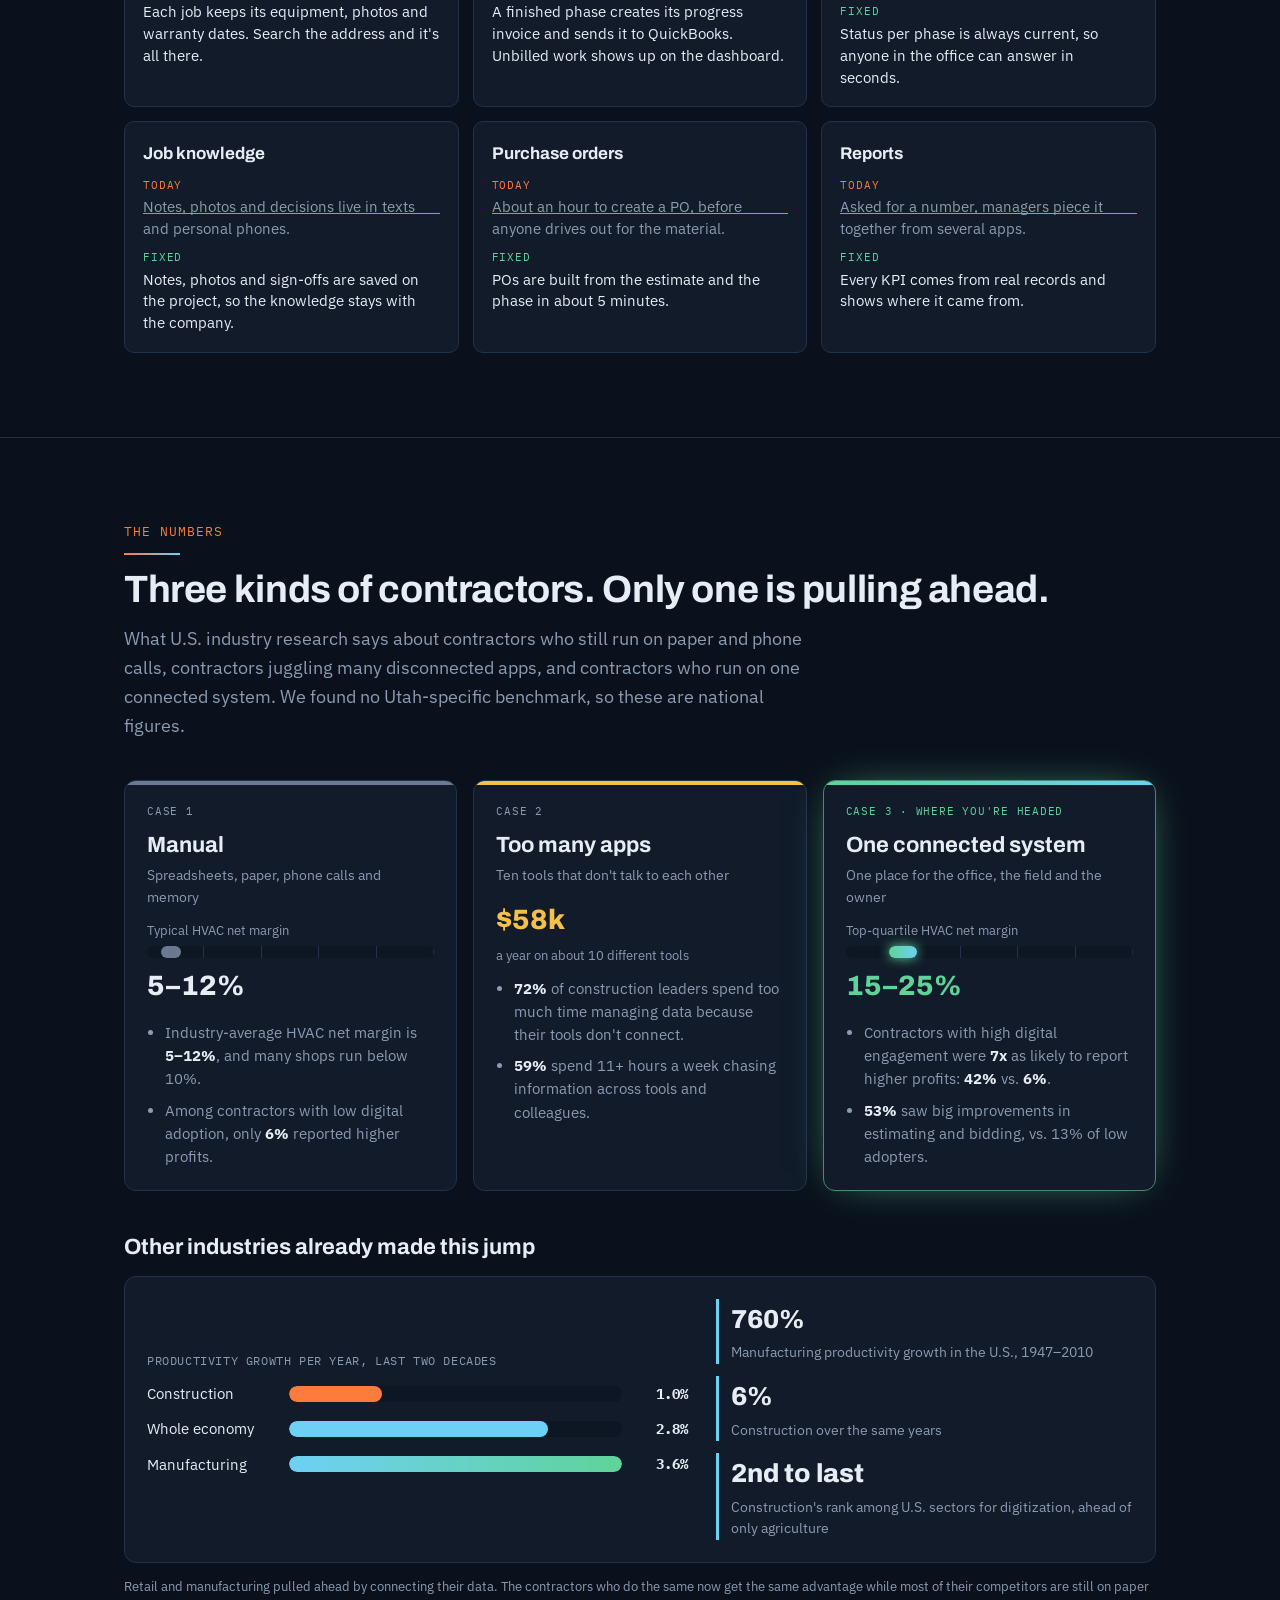
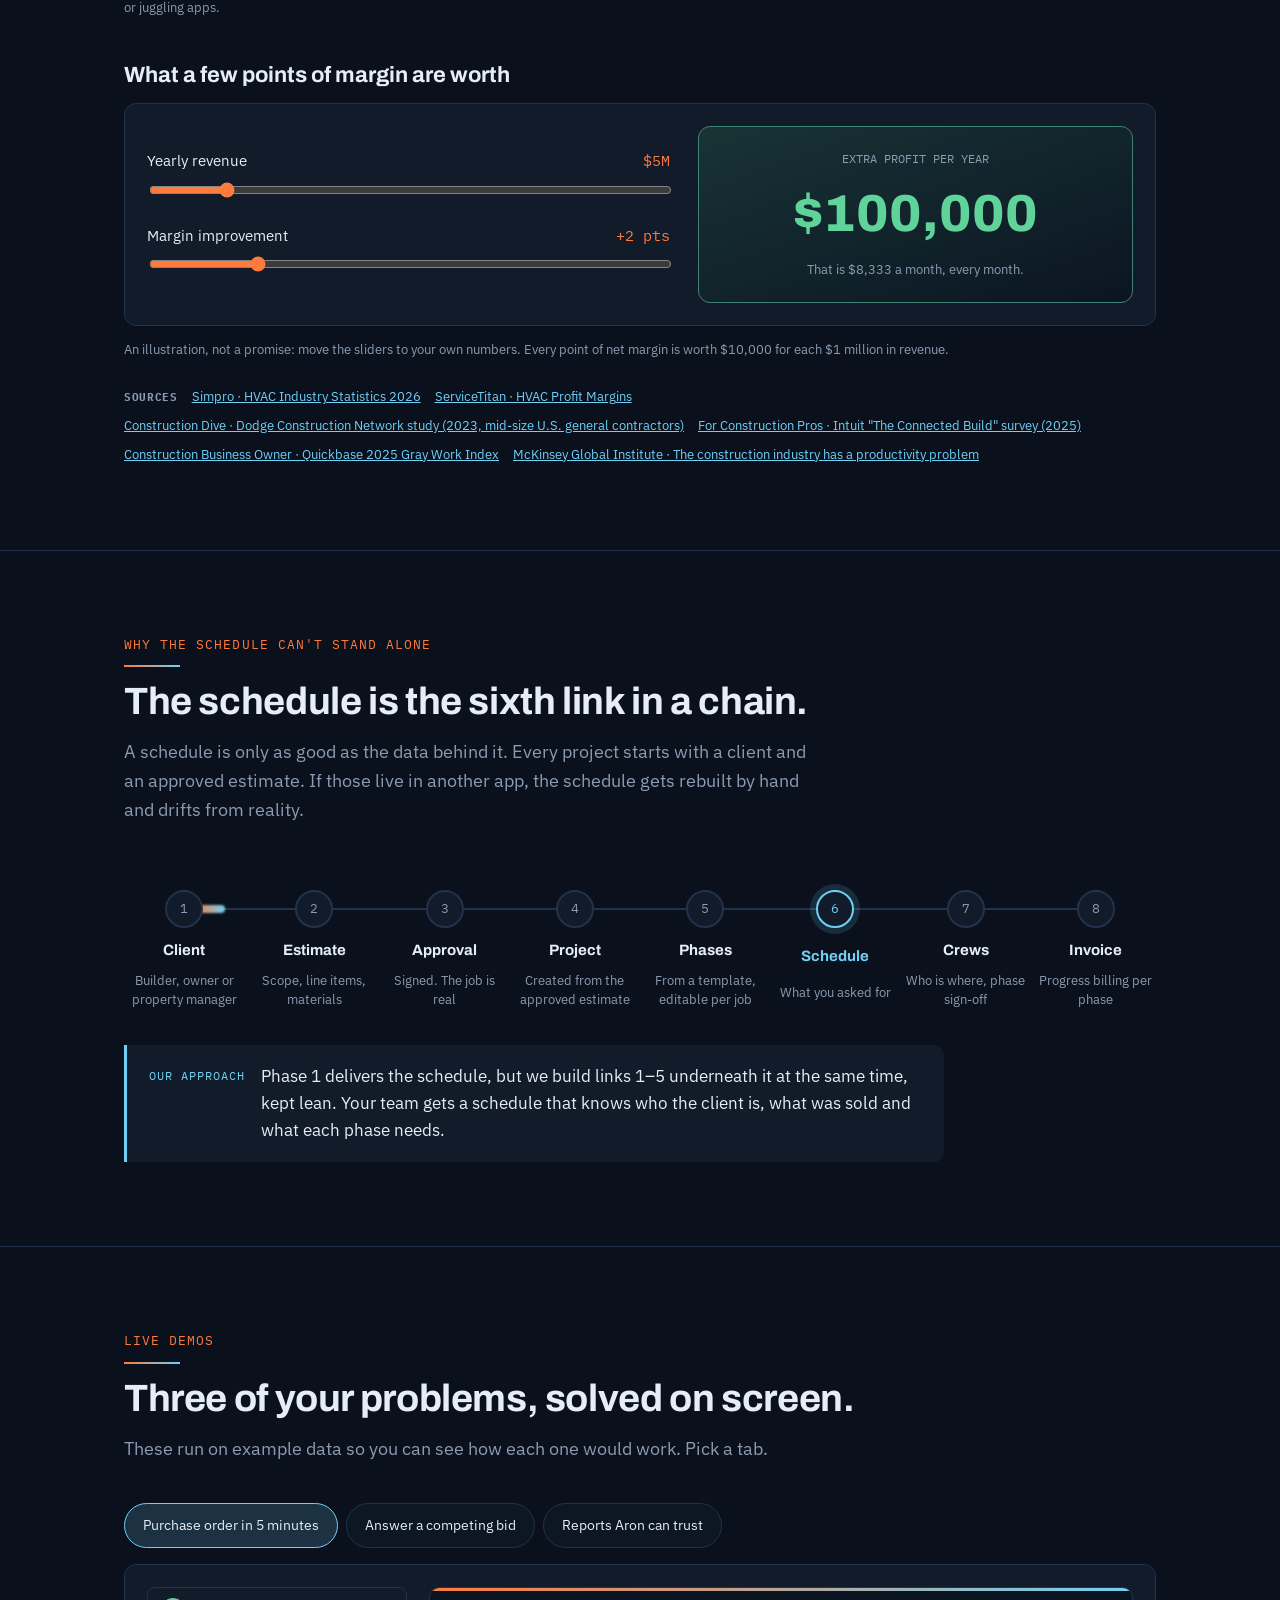
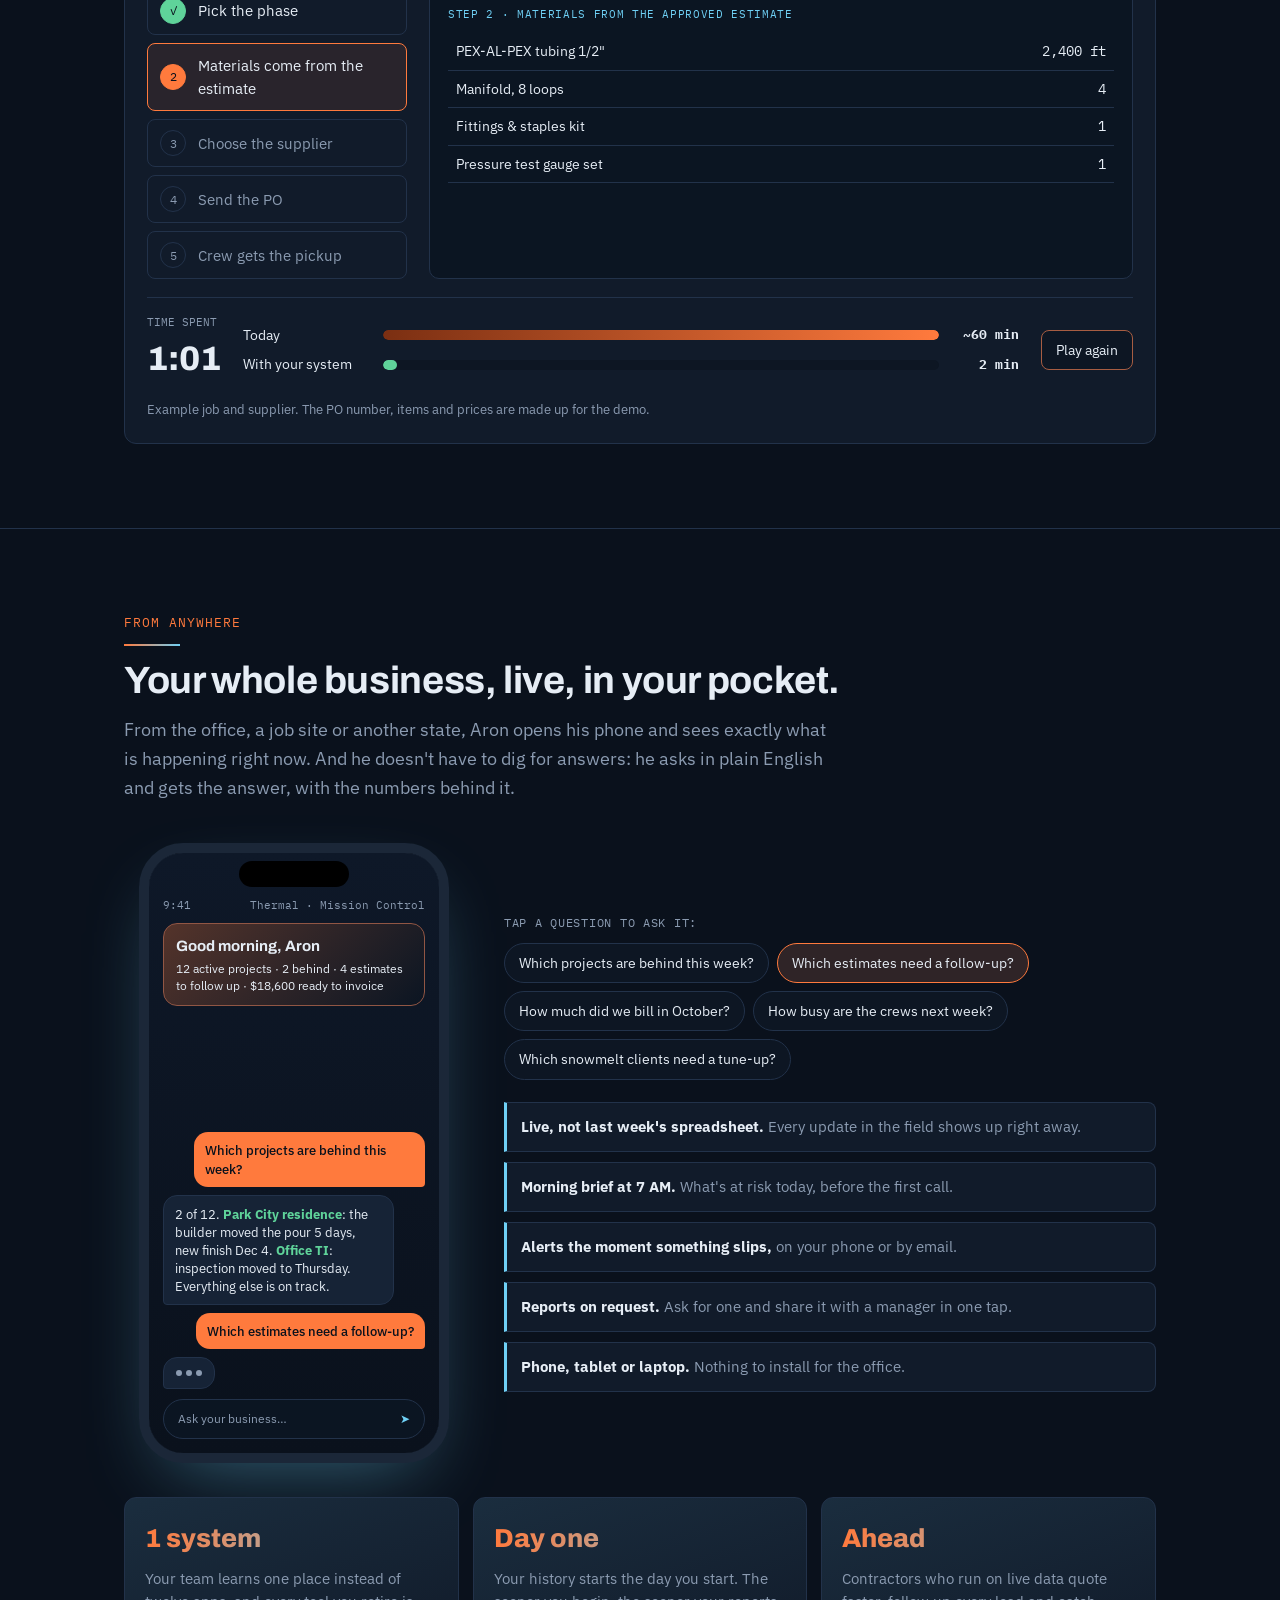
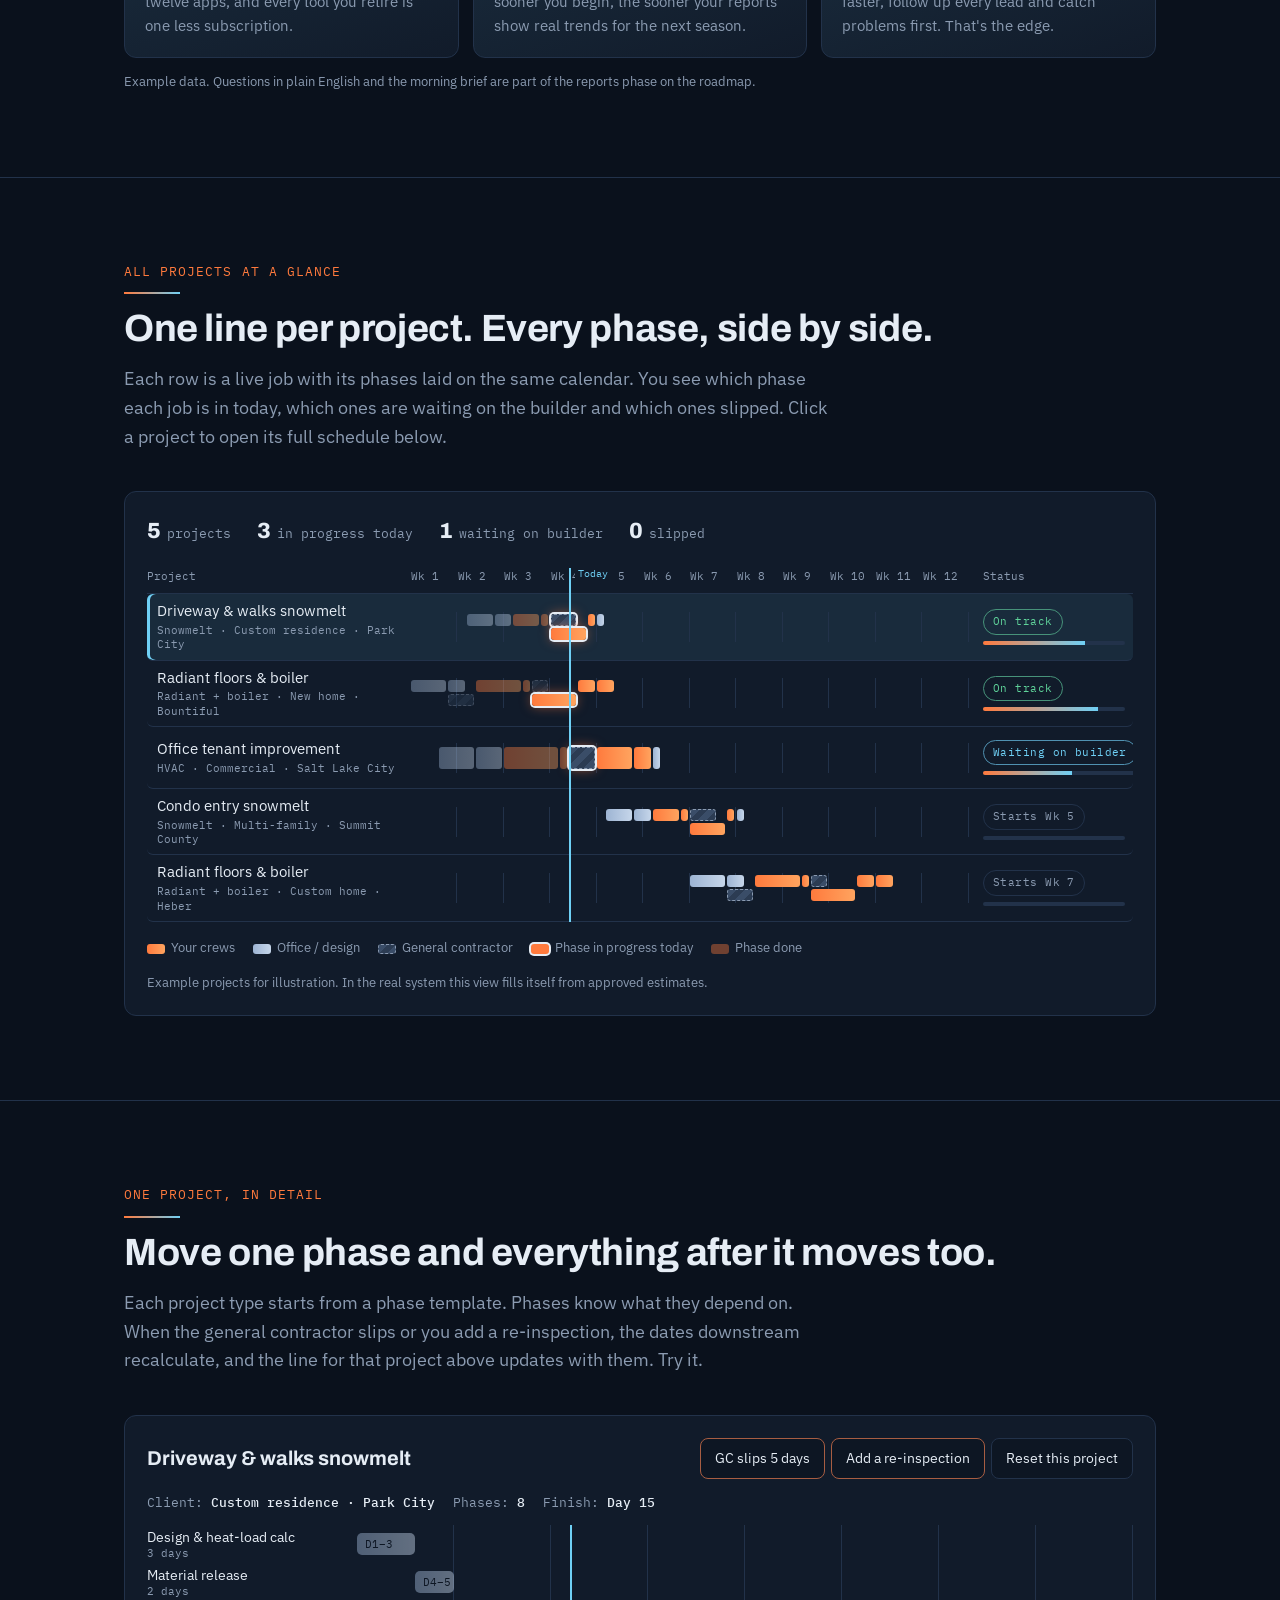
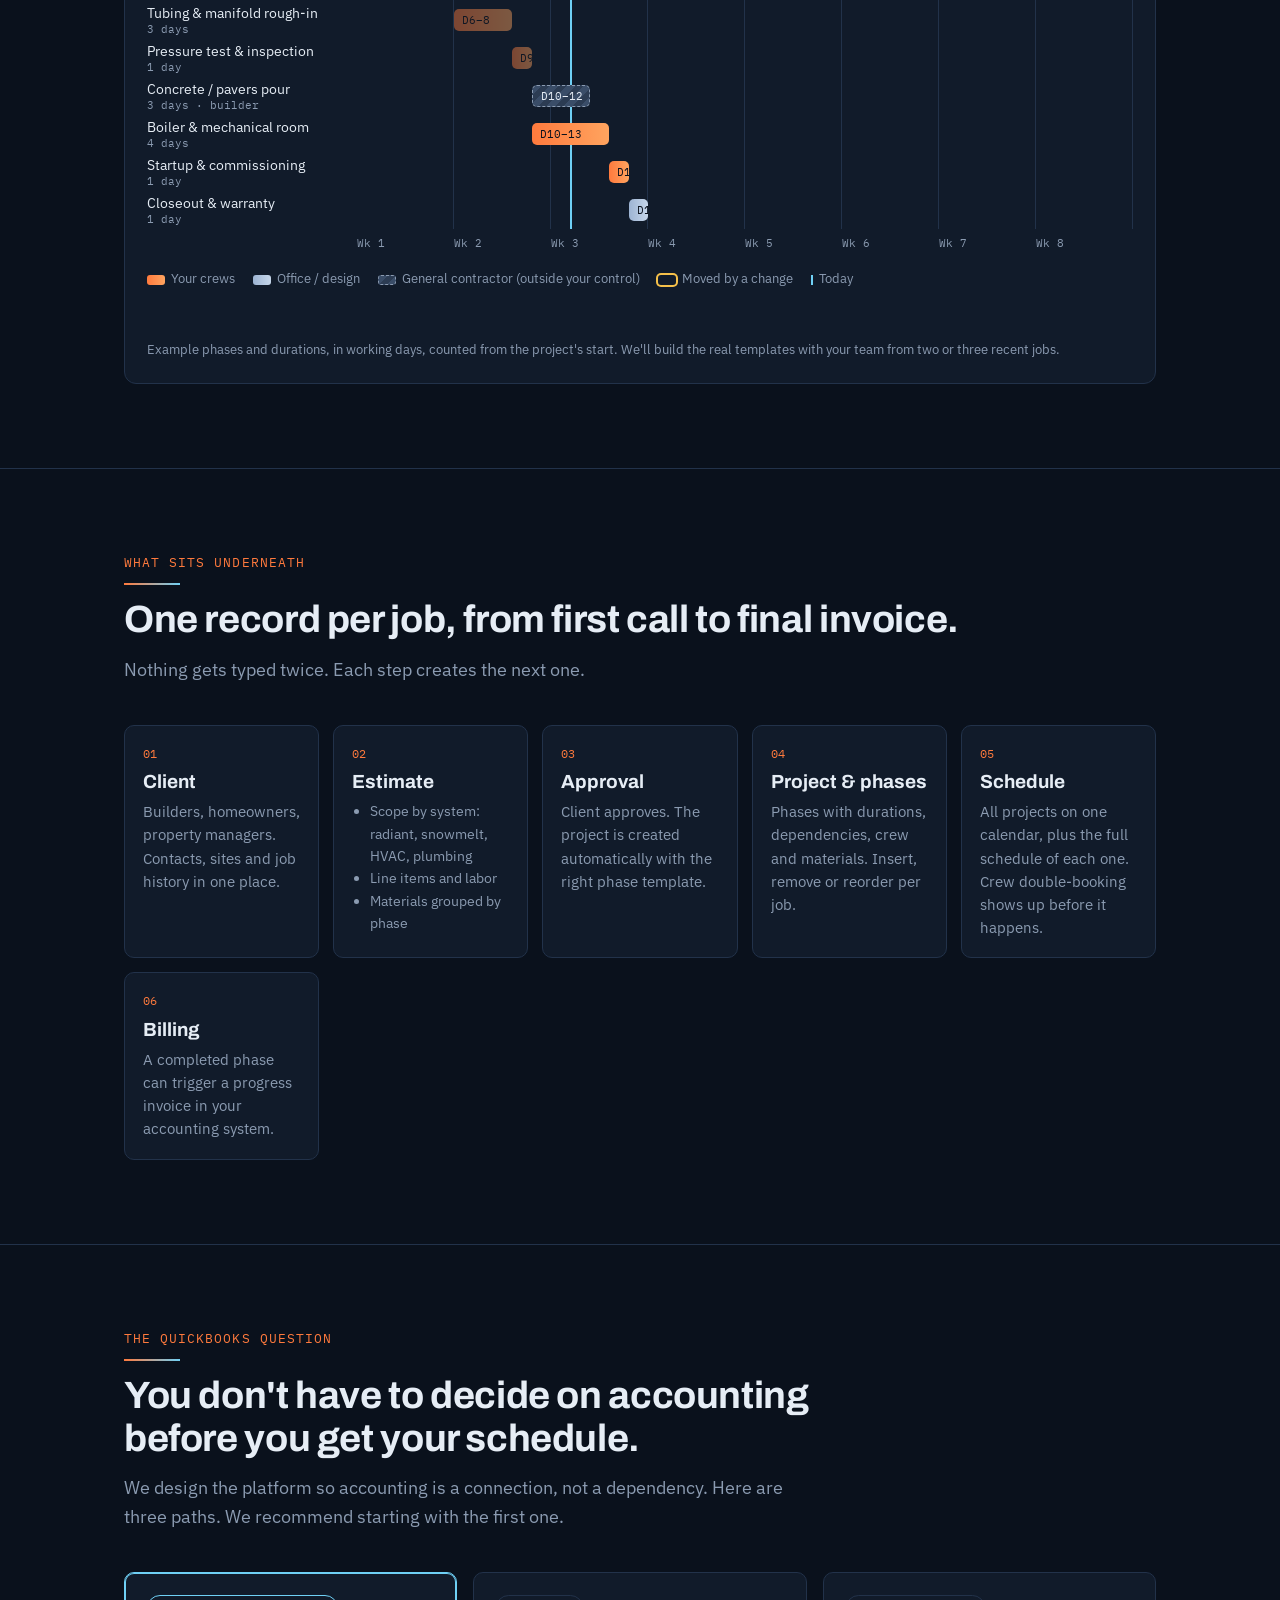
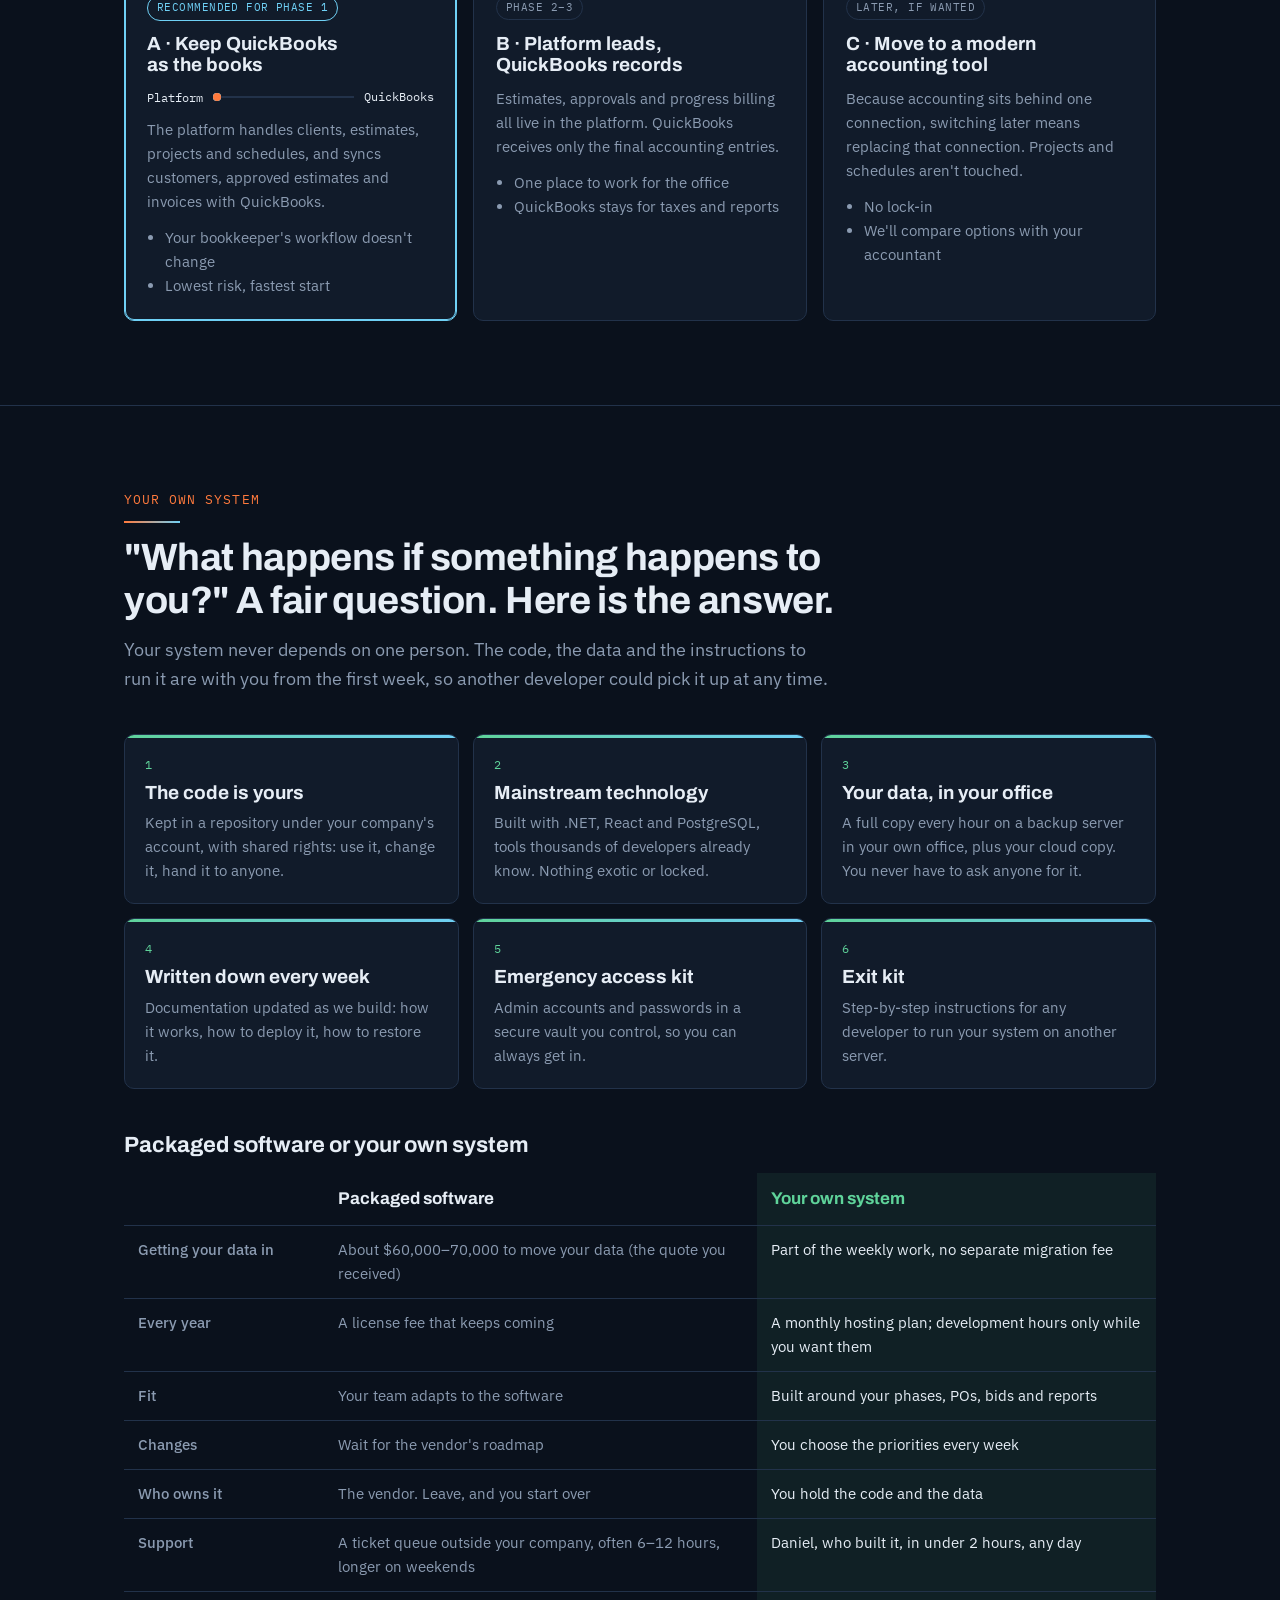
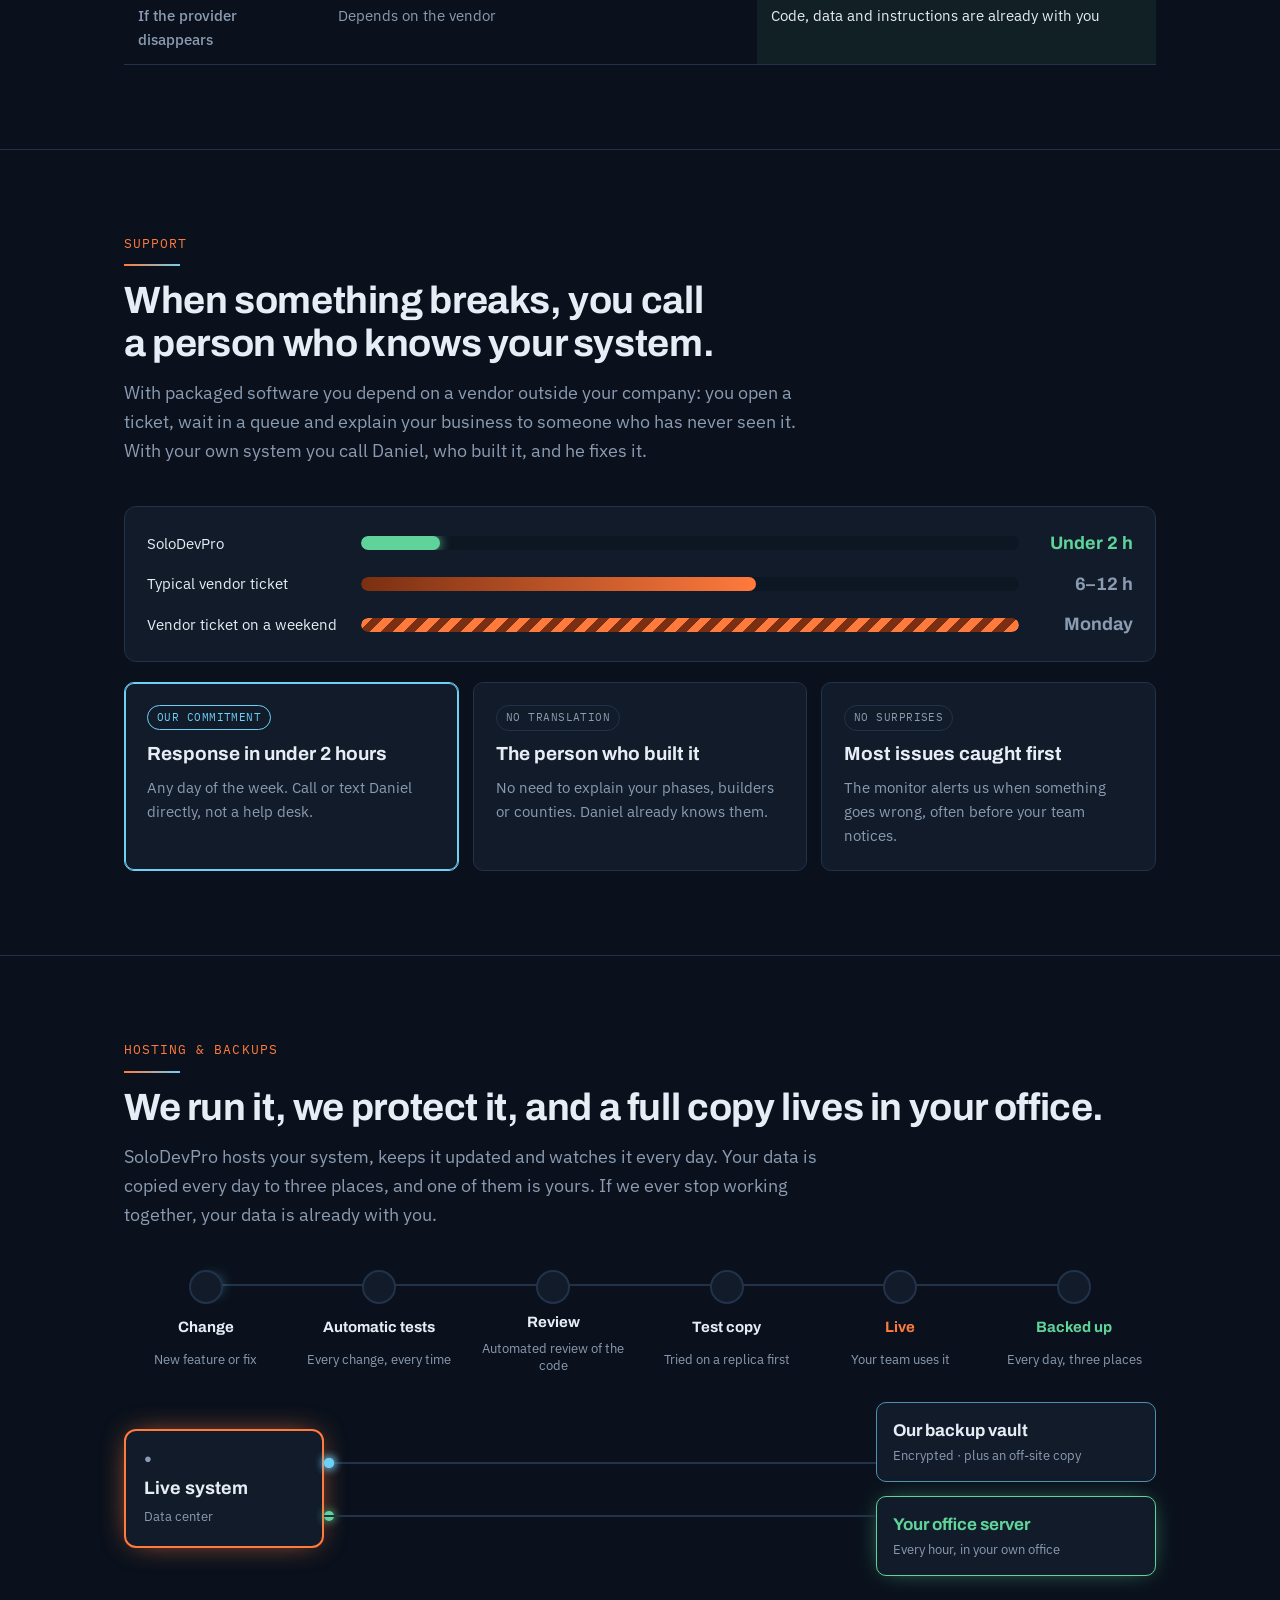
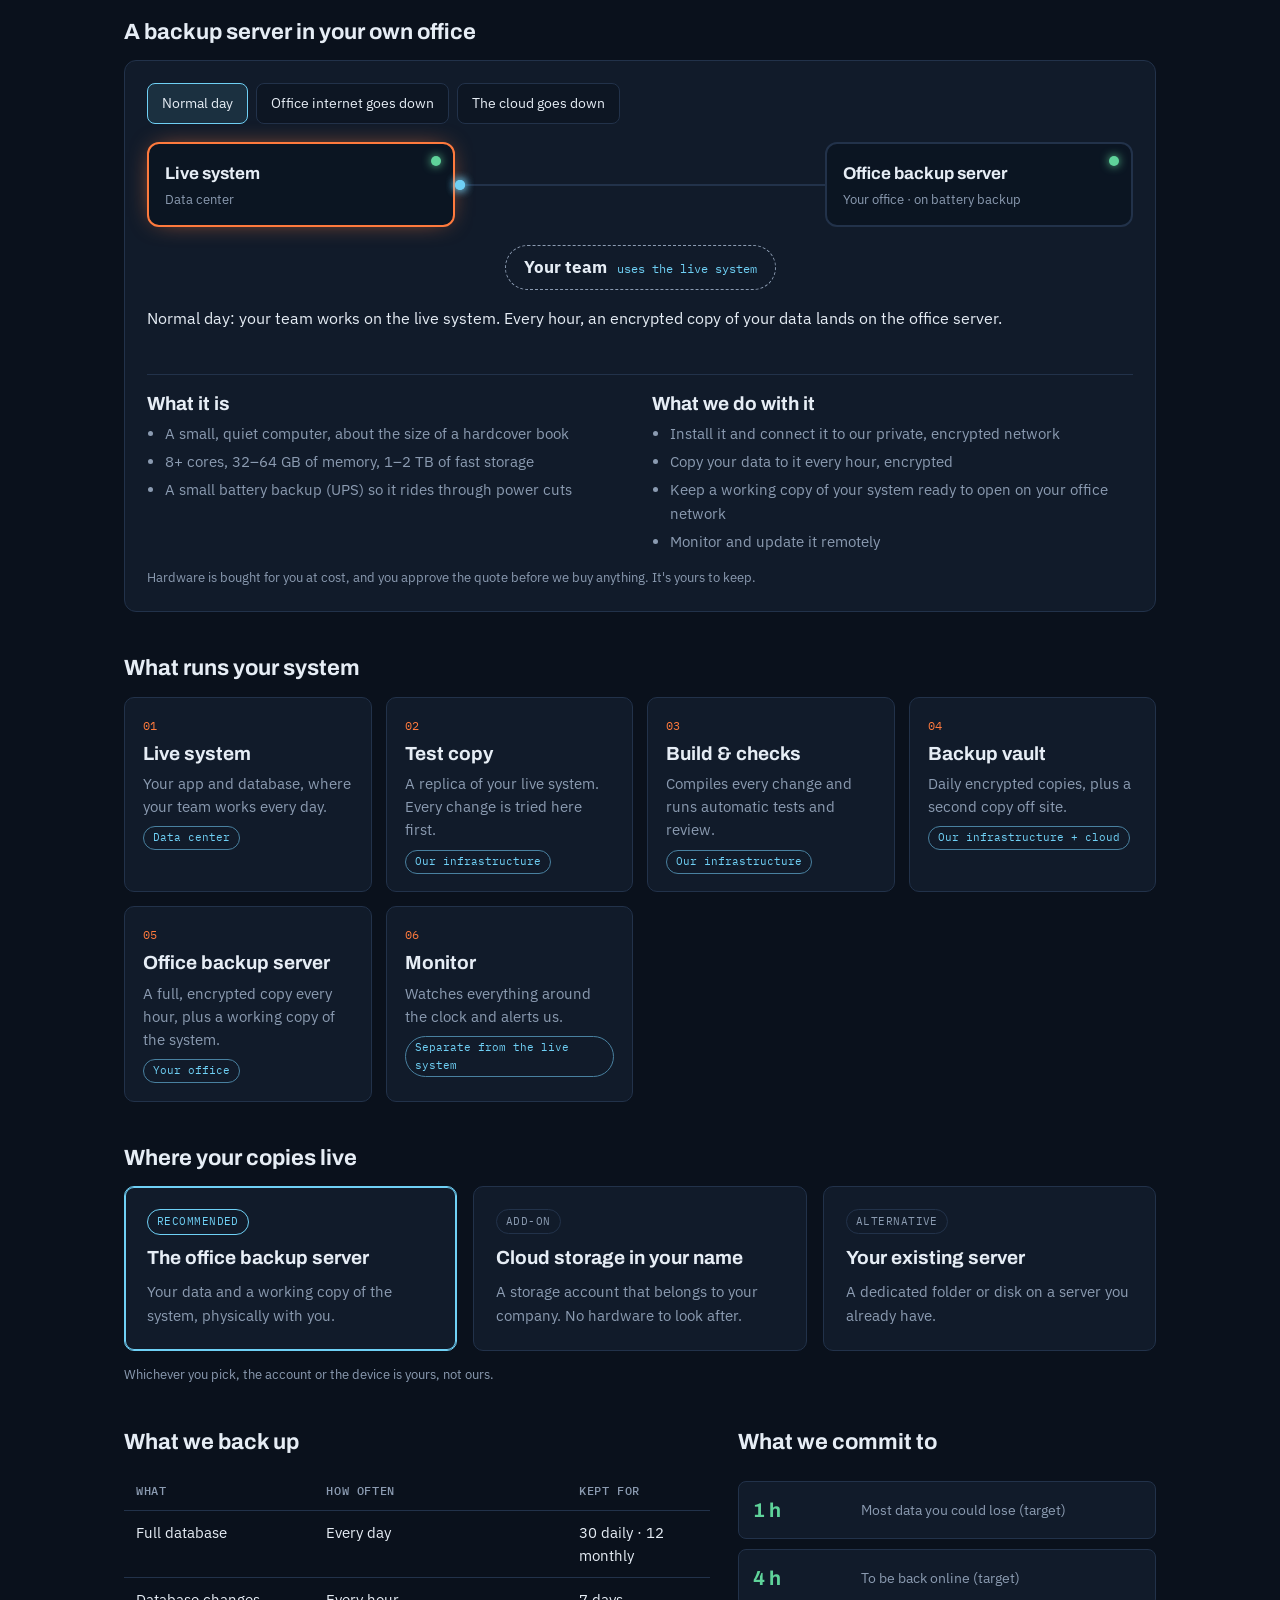
<file: thermal/index.html>
<!DOCTYPE html>
<html lang="en">
<head>
<meta charset="utf-8">
<meta name="viewport" content="width=device-width, initial-scale=1">
<meta name="robots" content="noindex, nofollow">
<title>Thermal Engineering Own System Proposal</title>
<link rel="preconnect" href="https://fonts.googleapis.com">
<link rel="preconnect" href="https://fonts.gstatic.com" crossorigin>
<link href="https://fonts.googleapis.com/css2?family=Archivo:wght@500;700;800&family=IBM+Plex+Sans:wght@400;500;600&family=IBM+Plex+Mono:wght@400;500&display=swap" rel="stylesheet">
<style>
/* Thermal world: deep night-steel ground, heat runs ember → ice like water through a radiant loop.
   Layout: single reading column (~1080px) with interactive bands. Single dark theme by choice. */
:root{
  --ground:#0a111c;
  --panel:#111b2a;
  --line:#22324a;
  --ink:#e6edf5;
  --muted:#8b9bb1;
  --ember:#ff7a3d;
  --ice:#6fd0f5;
  --ok:#5fd39a;
  --warn:#f5c04a;
  --display:"Archivo", "Helvetica Neue", Arial, sans-serif;
  --body:"IBM Plex Sans", "Segoe UI", Roboto, sans-serif;
  --mono:"IBM Plex Mono", ui-monospace, Menlo, monospace;
  color-scheme:dark;
}
*{box-sizing:border-box}
html,body{margin:0}
body{background:var(--ground);color:var(--ink);font-family:var(--body);font-size:17px;line-height:1.6;-webkit-font-smoothing:antialiased}
a{color:var(--ice)}
h1,h2,h3{font-family:var(--display);line-height:1.12;text-wrap:balance;margin:0}
h1{font-size:clamp(34px,5.4vw,60px);font-weight:800;letter-spacing:-.02em}
h2{font-size:clamp(26px,3.4vw,38px);font-weight:700;letter-spacing:-.01em}
h3{font-size:19px;font-weight:700}
p{margin:0}
.wrap{max-width:1080px;margin:0 auto;padding:0 24px}
section{padding:84px 0;border-top:1px solid var(--line)}
.eyebrow{font-family:var(--mono);font-size:13px;letter-spacing:.08em;text-transform:uppercase;color:var(--ember)}
.lede{color:var(--muted);max-width:64ch;font-size:18px}
.sec-head{display:grid;gap:14px;margin-bottom:40px}
.heat-text{background:linear-gradient(90deg,var(--ember),#ffb36b 40%,var(--ice));-webkit-background-clip:text;background-clip:text;color:transparent}

.reveal.in{animation:rise .7s cubic-bezier(.2,.7,.2,1) both}
@keyframes rise{from{opacity:.35;transform:translateY(18px)}to{opacity:1;transform:none}}

/* HERO */
.hero{position:relative;padding:72px 0 64px;overflow:hidden}
.hero canvas{position:absolute;inset:0;width:100%;height:100%;opacity:.55;pointer-events:none}
.hero .wrap{position:relative;display:grid;gap:22px}
.hero .meta{display:flex;flex-wrap:wrap;gap:10px 22px;font-family:var(--mono);font-size:13px;color:var(--muted)}
.hero .meta b{color:var(--ink);font-weight:500}
.hero h1{max-width:18ch}
.hero .lede{font-size:19px}

/* HEARD */
.cards{display:grid;grid-template-columns:repeat(auto-fit,minmax(230px,1fr));gap:16px}
.card{background:var(--panel);border:1px solid var(--line);border-radius:10px;padding:22px;display:grid;gap:10px;align-content:start}
.card .tag{font-family:var(--mono);font-size:12px;color:var(--muted)}
.card .big{font-family:var(--display);font-size:34px;font-weight:800;font-variant-numeric:tabular-nums}
.card p{color:var(--muted);font-size:15.5px}
.card.good{border-color:color-mix(in srgb,var(--ok) 55%,var(--line))}
.card.good .tag{color:var(--ok)}

/* CHAIN */
.chain{position:relative;display:grid;grid-template-columns:repeat(8,1fr);gap:10px;padding-top:26px}
.chain::before{content:"";position:absolute;top:44px;left:4%;right:4%;height:2px;background:var(--line)}
.chain::after{content:"";position:absolute;top:41px;left:4%;width:60px;height:8px;border-radius:8px;background:linear-gradient(90deg,transparent,var(--ember),var(--ice));filter:blur(1px);animation:pulse 5s linear infinite}
@keyframes pulse{from{left:4%}to{left:calc(96% - 60px)}}
.node{position:relative;z-index:1;display:grid;justify-items:center;gap:10px;text-align:center}
.dot{width:38px;height:38px;border-radius:50%;background:var(--panel);border:2px solid var(--line);display:grid;place-items:center;font-family:var(--mono);font-size:13px;color:var(--muted);animation:light 5s linear infinite}
.node:nth-child(1) .dot{animation-delay:0s}.node:nth-child(2) .dot{animation-delay:.6s}.node:nth-child(3) .dot{animation-delay:1.2s}.node:nth-child(4) .dot{animation-delay:1.8s}
.node:nth-child(5) .dot{animation-delay:2.4s}.node:nth-child(6) .dot{animation-delay:3s}.node:nth-child(7) .dot{animation-delay:3.6s}.node:nth-child(8) .dot{animation-delay:4.2s}
@keyframes light{0%,100%{border-color:var(--line);color:var(--muted)}6%{border-color:var(--ember);color:var(--ink);box-shadow:0 0 18px color-mix(in srgb,var(--ember) 45%,transparent)}18%{border-color:var(--line);box-shadow:none}}
.node b{font-family:var(--display);font-size:15px}
.node span{font-size:13px;color:var(--muted);line-height:1.4}
.node.ask .dot{border-color:var(--ice);color:var(--ice);animation:none;box-shadow:0 0 0 6px color-mix(in srgb,var(--ice) 15%,transparent)}
.node.ask b{color:var(--ice)}
.callout{margin-top:36px;display:grid;grid-template-columns:auto 1fr;gap:16px;align-items:start;background:var(--panel);border-left:3px solid var(--ice);padding:18px 22px;border-radius:0 10px 10px 0;max-width:820px}
.callout .k{font-family:var(--mono);font-size:12px;color:var(--ice);text-transform:uppercase;letter-spacing:.08em;padding-top:3px}

/* shared */
.shell{background:var(--panel);border:1px solid var(--line);border-radius:12px;padding:22px}
button{font:inherit;font-size:14px;cursor:pointer;border-radius:8px;border:1px solid var(--line);background:#0d1623;color:var(--ink);padding:8px 14px;transition:border-color .2s,background .2s}
button:hover{border-color:var(--muted)}
button:focus-visible,.pf-row:focus-visible{outline:2px solid var(--ice);outline-offset:2px}
.act{border-color:color-mix(in srgb,var(--ember) 60%,var(--line))}
.act:hover{background:color-mix(in srgb,var(--ember) 12%,#0d1623)}
.seg{display:flex;flex-wrap:wrap;gap:6px}
.scroll{overflow-x:auto}
.legend{display:flex;flex-wrap:wrap;gap:18px;margin-top:16px;font-size:13px;color:var(--muted)}
.legend i{display:inline-block;width:18px;height:10px;border-radius:3px;margin-right:6px;vertical-align:middle}
.note{font-size:13px;color:var(--muted);margin-top:14px}
.k-team{background:linear-gradient(90deg,var(--ember),#ffa45f)}
.k-office{background:linear-gradient(90deg,#9db4d3,#c6d6ea)}
.k-gc{background:repeating-linear-gradient(135deg,#3a4d68 0 6px,#2c3c53 6px 12px);border:1px dashed var(--muted)}
.pill{display:inline-block;font-family:var(--mono);font-size:11px;letter-spacing:.04em;padding:3px 9px;border-radius:99px;border:1px solid var(--line);color:var(--muted);white-space:nowrap}
.pill.ok{border-color:color-mix(in srgb,var(--ok) 60%,var(--line));color:var(--ok)}
.pill.warn{border-color:color-mix(in srgb,var(--warn) 60%,var(--line));color:var(--warn)}
.pill.info{border-color:color-mix(in srgb,var(--ice) 60%,var(--line));color:var(--ice)}

/* PORTFOLIO */
.pf-sum{display:flex;flex-wrap:wrap;gap:10px 26px;margin-bottom:18px;font-family:var(--mono);font-size:13px;color:var(--muted)}
.pf-sum b{font-family:var(--display);font-size:22px;color:var(--ink);font-weight:800;margin-right:6px;font-variant-numeric:tabular-nums}
.pf-sum .w b{color:var(--warn)}
.pf{min-width:820px;position:relative}
.pf-head,.pf-row{display:grid;grid-template-columns:250px 1fr 150px;align-items:center;gap:0 14px}
.pf-head{font-family:var(--mono);font-size:11px;color:var(--muted);padding-bottom:8px;border-bottom:1px solid var(--line)}
.pf-weeks{display:grid;grid-template-columns:repeat(12,1fr)}
.pf-row{min-height:62px;border-bottom:1px solid var(--line);cursor:pointer;border-radius:6px;transition:background .2s}
.pf-row:hover{background:#0d1623}
.pf-row[aria-current="true"]{background:color-mix(in srgb,var(--ice) 9%,var(--panel));box-shadow:inset 3px 0 0 var(--ice)}
.pf-name{font-size:14.5px;line-height:1.3;padding:8px 0 8px 10px}
.pf-name small{display:block;font-family:var(--mono);font-size:11px;color:var(--muted);margin-top:2px}
.pf-track{position:relative;height:30px;background-image:repeating-linear-gradient(90deg,transparent 0,transparent calc(8.3333% - 1px),var(--line) calc(8.3333% - 1px),var(--line) 8.3333%)}
.seg-b{position:absolute;border-radius:3px;transition:left .7s cubic-bezier(.3,.8,.2,1),width .7s cubic-bezier(.3,.8,.2,1),opacity .4s}
.seg-b.done{opacity:.4}
.seg-b.now{box-shadow:0 0 0 2px var(--ink),0 0 12px color-mix(in srgb,var(--ember) 60%,transparent)}
.seg-b.k-gc{border-width:1px}
.pf-stat{display:grid;gap:6px;justify-items:start;padding-right:8px}
.prog{width:100%;height:4px;border-radius:4px;background:var(--line);overflow:hidden}
.prog i{display:block;height:100%;background:linear-gradient(90deg,var(--ember),var(--ice));transition:width .6s}
.today{position:absolute;top:0;bottom:0;width:0;border-left:2px solid var(--ice);pointer-events:none;z-index:2}
.today span{position:absolute;top:-2px;left:4px;font-family:var(--mono);font-size:10px;color:var(--ice);background:var(--panel);padding:0 3px}

/* GANTT detail */
.g-top{display:flex;flex-wrap:wrap;gap:12px;justify-content:space-between;align-items:center;margin-bottom:14px}
.g-title{font-family:var(--display);font-size:20px;font-weight:700}
.g-status{display:flex;flex-wrap:wrap;gap:18px;font-family:var(--mono);font-size:13px;color:var(--muted);margin-bottom:12px}
.g-status b{color:var(--ink);font-weight:500;font-variant-numeric:tabular-nums}
.g-status .late{color:var(--warn)}
.gantt{min-width:720px;position:relative}
.g-row{display:grid;grid-template-columns:210px 1fr;align-items:center;min-height:38px}
.g-label{font-size:14px;padding-right:12px;line-height:1.3}
.g-label small{display:block;font-family:var(--mono);font-size:11px;color:var(--muted)}
.g-track{position:relative;height:38px;background-image:repeating-linear-gradient(90deg,transparent 0,transparent calc(12.5% - 1px),var(--line) calc(12.5% - 1px),var(--line) 12.5%)}
.bar{position:absolute;top:8px;height:22px;border-radius:5px;transition:left .7s cubic-bezier(.3,.8,.2,1),width .7s cubic-bezier(.3,.8,.2,1),opacity .4s;display:flex;align-items:center;padding:0 8px;font-family:var(--mono);font-size:11px;color:#0a111c;white-space:nowrap;overflow:hidden}
.bar.k-gc{color:var(--ink)}
.bar.done{opacity:.45}
.bar.moved{box-shadow:0 0 0 2px var(--warn)}
.bar.new{animation:pop .6s ease}
@keyframes pop{from{transform:scaleX(.2);opacity:.2}to{transform:none;opacity:1}}
.g-axis{display:grid;grid-template-columns:210px 1fr;font-family:var(--mono);font-size:11px;color:var(--muted);margin-top:6px}
.g-axis div:last-child{display:grid;grid-template-columns:repeat(8,1fr)}
.g-today{position:absolute;top:0;bottom:0;border-left:2px solid var(--ice);pointer-events:none;transition:left .5s}
.toast{min-height:24px;margin-top:12px;font-size:14px;color:var(--ok)}

/* MODEL */
.model{display:grid;grid-template-columns:repeat(auto-fit,minmax(170px,1fr));gap:14px;counter-reset:m}
.mbox{background:var(--panel);border:1px solid var(--line);border-radius:10px;padding:18px;display:grid;gap:8px;align-content:start}
.mbox::before{counter-increment:m;content:counter(m,decimal-leading-zero);font-family:var(--mono);font-size:12px;color:var(--ember)}
.mbox p{font-size:14.5px;color:var(--muted)}
.mbox ul{margin:0;padding-left:18px;font-size:14px;color:var(--muted)}

/* OPTIONS */
.opts{display:grid;grid-template-columns:repeat(auto-fit,minmax(260px,1fr));gap:16px}
.opt{background:var(--panel);border:1px solid var(--line);border-radius:10px;padding:22px;display:grid;gap:12px;align-content:start}
.opt.rec{border-color:var(--ice);box-shadow:0 0 0 1px var(--ice) inset}
.opt .pill{justify-self:start;text-transform:uppercase}
.opt.rec .pill{border-color:var(--ice);color:var(--ice)}
.opt p,.opt li{font-size:15px;color:var(--muted)}
.opt ul{margin:0;padding-left:18px}

/* INVESTMENT: four steps left to right, a heat line runs under them */
.inv{display:grid;grid-template-columns:repeat(auto-fit,minmax(220px,1fr));gap:16px;position:relative}
.inv .opt{position:relative;overflow:hidden}
.inv .opt::after{content:"";position:absolute;left:0;bottom:0;height:3px;width:100%;background:linear-gradient(90deg,var(--ember),var(--ice));transform-origin:left;transform:scaleX(.15);transition:transform .8s ease}
.inv .opt.in::after,.inv .opt:hover::after{transform:scaleX(1)}

/* INTERNAL pricing */
.internal{background:repeating-linear-gradient(135deg,#0c1420 0 14px,#0a111c 14px 28px)}
.int-banner{display:inline-block;font-family:var(--mono);font-size:12px;letter-spacing:.06em;text-transform:uppercase;color:#0a111c;background:var(--warn);padding:6px 12px;border-radius:6px;margin-bottom:22px}
.inp-rate{max-width:420px;margin-bottom:20px}
.inp-rate label{display:flex;justify-content:space-between;font-size:14.5px;margin-bottom:6px}
.inp-rate output{font-family:var(--mono);color:var(--ember)}
input[type=range]{width:100%;accent-color:var(--ember)}
input[type=range]:focus-visible{outline:2px solid var(--ice);outline-offset:4px}
.tiers{width:100%;min-width:760px;border-collapse:collapse;font-size:14.5px}
.tiers th,.tiers td{padding:10px 12px;border-bottom:1px solid var(--line);text-align:left;vertical-align:top}
.tiers thead th{font-family:var(--display);font-size:16px;color:var(--ink)}
.tiers thead th:nth-child(3){color:var(--ice)}
.tiers tbody th{font-weight:500;color:var(--muted);width:200px}
.tiers td{color:var(--ink)}
.num{font-variant-numeric:tabular-nums;font-family:var(--mono)}
.tiers .price td{font-family:var(--display);font-size:20px;font-weight:800}
.tiers .avg td{color:var(--ember)}
.y,.n{font-family:var(--mono);font-size:11px;padding:2px 7px;border-radius:99px;margin-right:6px}
.y{color:var(--ok);border:1px solid color-mix(in srgb,var(--ok) 60%,var(--line))}
.n{color:var(--muted);border:1px solid var(--line)}
.int-grid{display:grid;grid-template-columns:1fr 2fr;gap:28px;margin-top:24px}
.big2{font-family:var(--display);font-size:28px;font-weight:800;margin:6px 0}
.costs{margin:8px 0 0;padding-left:18px;color:var(--muted);font-size:14.5px;display:grid;gap:6px}
.costs b{color:var(--ink);font-weight:500}
@media (max-width:820px){.int-grid{grid-template-columns:1fr}}

/* ROADMAP */
.step{display:grid;grid-template-columns:120px 1fr;gap:24px;padding:22px 0;border-bottom:1px solid var(--line)}
.step:last-child{border-bottom:0}
.step .ph{font-family:var(--mono);font-size:13px;color:var(--ember);padding-top:4px}
.step .ph small{display:block;color:var(--muted);margin-top:4px}
.step ul{margin:8px 0 0;padding-left:18px;color:var(--muted);font-size:15.5px}
.step .out{margin-top:10px;font-size:14.5px}
.step .out b{color:var(--ice);font-weight:500}

/* NEXT */
.next{display:grid;grid-template-columns:1fr 1fr;gap:28px}
.checklist{list-style:none;margin:0;padding:0;display:grid;gap:10px}
.checklist li{background:var(--panel);border:1px solid var(--line);border-radius:8px;padding:12px 14px;font-size:15px;display:grid;grid-template-columns:22px 1fr;gap:10px}
.checklist li::before{content:"";width:14px;height:14px;margin-top:5px;border:2px solid var(--ice);border-radius:3px}
.sign{display:grid;gap:12px;align-content:start}
.sign .who{font-family:var(--display);font-size:22px;font-weight:700}
footer{padding:36px 0 60px;border-top:1px solid var(--line);font-family:var(--mono);font-size:12px;color:var(--muted)}


/* ---- added motion ---- */
.mnote{display:none}
@media (max-width:700px){.mnote{display:flex;gap:10px;align-items:center;justify-content:space-between;background:var(--ember);color:#0a111c;padding:10px 14px;font-size:14px;font-weight:500;position:relative;z-index:30}.mnote button{background:transparent;border:0;color:#0a111c;font-size:16px;padding:4px 8px}.mnote.hide{display:none}}


/* numbers */
.cases{display:grid;grid-template-columns:repeat(3,1fr);gap:16px;align-items:stretch}
.case{background:var(--panel);border:1px solid var(--line);border-radius:12px;padding:22px;display:grid;gap:12px;align-content:start;position:relative;overflow:hidden}
.case::before{content:"";position:absolute;inset:0 0 auto 0;height:4px}
.c-man::before{background:#6b7a90}.c-apps::before{background:var(--warn)}.c-con::before{background:linear-gradient(90deg,var(--ok),var(--ice))}
.c-con{border-color:color-mix(in srgb,var(--ok) 55%,var(--line));box-shadow:0 0 40px -18px var(--ok)}
.case-tag{font-family:var(--mono);font-size:11px;color:var(--muted);text-transform:uppercase;letter-spacing:.07em}
.c-con .case-tag{color:var(--ok)}
.case h3{font-size:22px}
.case-sub{color:var(--muted);font-size:14px;margin-top:-6px}
.case ul{margin:0;padding-left:18px;display:grid;gap:8px;font-size:14.5px;color:var(--muted)}
.case ul b{color:var(--ink)}
.mbar{display:grid;gap:6px}
.mbar span{font-size:12.5px;color:var(--muted)}
.mtrack{position:relative;height:12px;border-radius:12px;background:#0d1623;background-image:repeating-linear-gradient(90deg,transparent 0 calc(20% - 1px),var(--line) calc(20% - 1px) 20%)}
.mtrack i{position:absolute;top:0;bottom:0;left:var(--a);width:0;border-radius:12px;background:#6b7a90;transition:width 1.2s cubic-bezier(.2,.7,.2,1)}
.c-con .mtrack i{background:linear-gradient(90deg,var(--ok),var(--ice));box-shadow:0 0 12px var(--ok)}
.case.in .mtrack i{width:calc(var(--b) - var(--a))}
.mbar b{font-family:var(--display);font-size:28px;font-weight:800}
.c-con .mbar b{color:var(--ok)}
.big-stat{display:grid;gap:2px}
.big-stat b{font-family:var(--display);font-size:28px;font-weight:800;color:var(--warn)}
.big-stat span{font-size:12.5px;color:var(--muted)}
.ind{display:grid;grid-template-columns:1.3fr 1fr;gap:28px;align-items:center}
.ind-t{font-family:var(--mono);font-size:12px;color:var(--muted);text-transform:uppercase;letter-spacing:.05em;margin-bottom:12px}
.ib{display:grid;grid-template-columns:130px 1fr 54px;gap:12px;align-items:center;margin-bottom:12px}
.ib span{font-size:14.5px}
.ib b{font-family:var(--mono);font-size:14px;text-align:right}
.ib-t{height:16px;border-radius:16px;background:#0d1623;overflow:hidden}
.ib-t i{display:block;height:100%;width:0;border-radius:16px;background:var(--ice);transition:width 1.4s cubic-bezier(.2,.7,.2,1)}
.ib-t i.lo{background:var(--ember)}
.ib-t i.hi{background:linear-gradient(90deg,var(--ice),var(--ok))}
.ind.in .ib-t i{width:var(--v)}
.ind-facts{display:grid;gap:12px}
.ind-facts div{display:grid;gap:2px;border-left:3px solid var(--ice);padding-left:12px}
.ind-facts b{font-family:var(--display);font-size:26px;font-weight:800}
.ind-facts span{font-size:13.5px;color:var(--muted)}
.mcalc{display:grid;grid-template-columns:1.2fr 1fr;gap:28px;align-items:center}
.mc-in{display:grid;gap:18px}
.mc-r label{display:flex;justify-content:space-between;font-size:14.5px;margin-bottom:6px}
.mc-r output{font-family:var(--mono);color:var(--ember)}
.mc-out{display:grid;gap:4px;text-align:center;background:linear-gradient(160deg,color-mix(in srgb,var(--ok) 16%,#0b1522),#0b1522);border:1px solid color-mix(in srgb,var(--ok) 50%,var(--line));border-radius:12px;padding:22px}
.mc-out span{font-family:var(--mono);font-size:12px;color:var(--muted);text-transform:uppercase}
.mc-out b{font-family:var(--display);font-size:clamp(36px,5vw,52px);font-weight:800;color:var(--ok)}
.mc-out small{color:var(--muted);font-size:13px}
.srcs{display:flex;flex-wrap:wrap;gap:8px 14px;margin-top:26px;font-size:13px;align-items:baseline}
.srcs b{font-family:var(--mono);font-size:11px;text-transform:uppercase;letter-spacing:.06em;color:var(--muted)}
.srcs a{color:var(--ice)}
@media (prefers-reduced-motion:reduce){.case .mtrack i{width:calc(var(--b) - var(--a))}.ib-t i{width:var(--v)}}
@media (max-width:860px){.cases,.ind,.mcalc{grid-template-columns:1fr}.ib{grid-template-columns:110px 1fr 48px}}


/* anywhere */
.any{display:grid;grid-template-columns:340px 1fr;gap:40px;align-items:center}
.phone{position:relative;width:310px;height:620px;margin:0 auto;border-radius:44px;background:#05090f;border:10px solid #1b2738;box-shadow:0 30px 80px -30px color-mix(in srgb,var(--ice) 45%,transparent),0 0 0 1px #2c3c53 inset;animation:floaty 6s ease-in-out infinite}
@keyframes floaty{50%{transform:translateY(-8px)}}
.ph-notch{position:absolute;top:8px;left:50%;transform:translateX(-50%);width:110px;height:26px;border-radius:20px;background:#000;z-index:2}
.ph-screen{position:absolute;inset:0;border-radius:34px;overflow:hidden;background:linear-gradient(180deg,#0e1828,#0a111c);display:grid;grid-template-rows:auto auto 1fr auto;padding:44px 14px 14px;gap:10px}
.ph-top{display:flex;justify-content:space-between;font-family:var(--mono);font-size:10.5px;color:var(--muted)}
.ph-brief{background:linear-gradient(135deg,color-mix(in srgb,var(--ember) 30%,#0b1522),#0b1522);border:1px solid color-mix(in srgb,var(--ember) 50%,var(--line));border-radius:14px;padding:10px 12px;display:grid;gap:3px;animation:dropin .7s .3s cubic-bezier(.2,.7,.2,1) both}
.ph-brief b{font-family:var(--display);font-size:15px}
.ph-brief span{font-size:12px;color:var(--ink);line-height:1.4}
@keyframes dropin{from{opacity:0;transform:translateY(-16px)}to{opacity:1;transform:none}}
.ph-chat{overflow:hidden;display:flex;flex-direction:column;justify-content:flex-end;gap:8px}
.msg{max-width:88%;padding:9px 11px;border-radius:14px;font-size:12.5px;line-height:1.45;animation:rise .4s both}
.msg.q{align-self:flex-end;background:var(--ember);color:#0a111c;border-bottom-right-radius:4px;font-weight:500}
.msg.a{align-self:flex-start;background:#162336;border:1px solid var(--line);border-bottom-left-radius:4px}
.msg.a b{color:var(--ok)}
.msg.dots{display:flex;gap:4px;padding:12px}
.msg.dots i{width:6px;height:6px;border-radius:50%;background:var(--muted);animation:dot 1s infinite}
.msg.dots i:nth-child(2){animation-delay:.15s}.msg.dots i:nth-child(3){animation-delay:.3s}
@keyframes dot{0%,100%{opacity:.3;transform:none}50%{opacity:1;transform:translateY(-3px)}}
.ph-input{display:flex;justify-content:space-between;align-items:center;background:#0b1522;border:1px solid var(--line);border-radius:22px;padding:9px 14px;font-size:12px;color:var(--muted)}
.ph-input i{font-style:normal;color:var(--ice)}
.any-k{font-family:var(--mono);font-size:12px;color:var(--muted);text-transform:uppercase;letter-spacing:.06em;margin-bottom:10px}
.ask-chips{display:flex;flex-wrap:wrap;gap:8px;margin-bottom:22px}
.ask-chip{border-radius:99px;padding:8px 14px;font-size:14px}
.ask-chip.sel{border-color:var(--ember);background:color-mix(in srgb,var(--ember) 14%,#0d1623)}
.any-list{list-style:none;margin:0;padding:0;display:grid;gap:10px}
.any-list li{background:var(--panel);border:1px solid var(--line);border-left:3px solid var(--ice);border-radius:0 8px 8px 0;padding:12px 14px;font-size:15px;color:var(--muted)}
.any-list b{color:var(--ink)}
.why-now{display:grid;grid-template-columns:repeat(3,1fr);gap:14px;margin-top:34px}
.wn{background:linear-gradient(160deg,color-mix(in srgb,var(--ice) 10%,var(--panel)),var(--panel));border:1px solid var(--line);border-radius:12px;padding:20px;display:grid;gap:8px}
.wn b{font-family:var(--display);font-size:26px;font-weight:800;background:linear-gradient(90deg,var(--ember),var(--ice));-webkit-background-clip:text;background-clip:text;color:transparent}
.wn span{font-size:14.5px;color:var(--muted)}
@media (max-width:860px){.any{grid-template-columns:1fr}.why-now{grid-template-columns:1fr}}
@media (prefers-reduced-motion:reduce){.phone{animation:none}}


/* what we fix */
.fix-top{display:grid;grid-template-columns:1.1fr 1fr;gap:22px;margin-bottom:26px;align-items:stretch}
.feed-wrap{background:#0b1522;border:1px solid var(--line);border-radius:12px;padding:16px 16px 6px;display:grid;grid-template-rows:auto 1fr}
.feed-h{display:flex;align-items:center;gap:8px;font-family:var(--mono);font-size:12px;text-transform:uppercase;letter-spacing:.06em;color:var(--ink);margin-bottom:10px}
.feed-h small{color:var(--muted);text-transform:none;letter-spacing:0}
.live-dot{width:9px;height:9px;border-radius:50%;background:var(--ok);box-shadow:0 0 0 0 var(--ok);animation:live 1.8s ease-out infinite}
@keyframes live{0%{box-shadow:0 0 0 0 color-mix(in srgb,var(--ok) 70%,transparent)}100%{box-shadow:0 0 0 10px transparent}}
.feed{list-style:none;margin:0;padding:0;display:grid;gap:8px;align-content:start;min-height:264px}
.feed li{display:grid;grid-template-columns:8px 1fr auto;gap:10px;align-items:center;background:var(--panel);border:1px solid var(--line);border-radius:8px;padding:10px 12px;font-size:14px;animation:slidein .5s cubic-bezier(.2,.7,.2,1) both}
.feed li::before{content:"";width:8px;height:8px;border-radius:50%;background:var(--c,var(--ice))}
.feed li small{font-family:var(--mono);font-size:11px;color:var(--muted)}
@keyframes slidein{from{opacity:0;transform:translateY(-12px) scale(.98)}to{opacity:1;transform:none}}
.fix-why{background:var(--panel);border:1px solid var(--line);border-radius:12px;padding:22px;display:grid;gap:14px;align-content:center}
.fix-why ul{list-style:none;margin:0;padding:0;display:grid;gap:10px}
.fix-why li{position:relative;display:block;padding-left:32px;font-size:15.5px;line-height:1.5;color:var(--muted)}
.fix-why li::before{content:"✓";position:absolute;left:0;top:2px;width:20px;height:20px;border-radius:50%;display:grid;place-items:center;font-size:12px;color:#0a111c;background:var(--ok)}
.fix-why b{color:var(--ink);font-weight:600}
.reveal.in.fix-why li{animation:rise .5s both}
.reveal.in.fix-why li:nth-child(2){animation-delay:.1s}.reveal.in.fix-why li:nth-child(3){animation-delay:.2s}.reveal.in.fix-why li:nth-child(4){animation-delay:.3s}.reveal.in.fix-why li:nth-child(5){animation-delay:.4s}
.fixes{display:grid;grid-template-columns:repeat(3,1fr);gap:14px}
.fx{background:var(--panel);border:1px solid var(--line);border-radius:10px;padding:18px;display:grid;gap:10px;align-content:start;transition:transform .3s,border-color .3s}
.fx:hover{transform:translateY(-3px);border-color:color-mix(in srgb,var(--ok) 55%,var(--line))}
.fx-k{font-family:var(--display);font-weight:700;font-size:17px}
.fx p{margin:0;font-size:14.5px;line-height:1.5;display:grid;gap:3px}
.fx p span{font-family:var(--mono);font-size:10.5px;text-transform:uppercase;letter-spacing:.08em}
.fx-t{color:var(--muted)}
.fx-t span{color:var(--ember)}
.fx-f{color:var(--ink)}
.fx-f span{color:var(--ok)}
.fx.in .fx-t{background:linear-gradient(var(--ember),var(--ember)) left 58% / 0 1px no-repeat;animation:strike .8s .3s ease forwards}
@keyframes strike{to{background-size:100% 1px}}
.fx.in .fx-f{animation:rise .6s .5s both}

/* support */
.sup-race{display:grid;gap:12px;background:var(--panel);border:1px solid var(--line);border-radius:12px;padding:22px;margin-bottom:20px}
.sr{display:grid;grid-template-columns:200px 1fr 100px;gap:14px;align-items:center}
.sr-l{font-size:14.5px}
.sr-b{height:14px;border-radius:14px;background:#0d1623;overflow:hidden}
.sr-b i{display:block;height:100%;border-radius:14px;width:0}
.sr-v{font-family:var(--display);font-size:18px;text-align:right;color:var(--muted)}
.sr-v.ok{color:var(--ok)}
.sr-us{background:var(--ok);box-shadow:0 0 12px var(--ok)}
.sr-them{background:linear-gradient(90deg,#7b2f12,var(--ember))}
.sr-wk{background:repeating-linear-gradient(135deg,var(--ember) 0 8px,#7b2f12 8px 16px)}
.sup-race.in .sr-us{animation:fill1 .9s .2s ease forwards}
.sup-race.in .sr-them{animation:fill2 2s .2s ease forwards}
.sup-race.in .sr-wk{animation:fill3 2.8s .2s ease forwards}
@keyframes fill1{to{width:12%}}
@keyframes fill2{to{width:60%}}
@keyframes fill3{to{width:100%}}
.sup-cards{display:grid;grid-template-columns:repeat(3,1fr);gap:14px}
@media (prefers-reduced-motion:reduce){.sr-us{width:12%}.sr-them{width:60%}.sr-wk{width:100%}}
@media (max-width:820px){.fix-top,.fixes,.sup-cards{grid-template-columns:1fr}.sr{grid-template-columns:1fr 80px}.sr-l{grid-column:1/-1}}
@media (min-width:821px) and (max-width:1000px){.fixes{grid-template-columns:1fr 1fr}}

/* hero before/after */
.ba{display:grid;grid-template-columns:repeat(4,1fr);gap:14px;max-width:1040px;margin-top:6px}
.ba-i{background:color-mix(in srgb,var(--panel) 88%,transparent);border:1px solid var(--line);border-radius:10px;padding:14px 16px;display:grid;gap:8px}
.ba-k{font-family:var(--mono);font-size:12px;color:var(--muted);text-transform:uppercase;letter-spacing:.06em}
.ba-row{display:flex;justify-content:space-between;align-items:baseline;gap:8px;flex-wrap:wrap}
.ba-row s{color:var(--muted);font-size:14px;text-decoration-color:var(--ember)}
.ba-row b{font-family:var(--display);font-size:22px;color:var(--ok)}
.ba-bar{height:6px;border-radius:6px;background:linear-gradient(90deg,var(--ember),#ffa45f);position:relative;overflow:hidden}
.ba-bar i{position:absolute;z-index:1;inset:0 auto 0 0;width:var(--w);background:var(--ok);border-radius:6px;box-shadow:0 0 10px var(--ok)}
.ba-bar::after{content:"";position:absolute;inset:0;background:var(--line);transform-origin:right;animation:wipe 1.6s cubic-bezier(.6,0,.2,1) .8s both}
@keyframes wipe{from{transform:scaleX(0)}to{transform:scaleX(.92)}}
.hero-cta{color:#0a111c;background:var(--ember);padding:6px 14px;border-radius:99px;text-decoration:none;font-family:var(--body);font-weight:600;font-size:14px;box-shadow:0 0 0 0 var(--ember);animation:ping 2.4s ease-out infinite}
@keyframes ping{0%{box-shadow:0 0 0 0 color-mix(in srgb,var(--ember) 60%,transparent)}100%{box-shadow:0 0 0 14px transparent}}
.topnav a.cta{background:var(--ember);color:#0a111c;border-color:var(--ember);font-weight:600}

/* tabs */
.tabs{display:flex;flex-wrap:wrap;gap:8px;margin-bottom:16px}
.tabs button{border-radius:99px;padding:10px 18px}
.tabs button[aria-selected="true"]{border-color:var(--ice);background:color-mix(in srgb,var(--ice) 15%,#0d1623)}
.pane[hidden]{display:none}
.pane:not([hidden]){animation:rise .5s cubic-bezier(.2,.7,.2,1) both}

/* PO demo */
.po{display:grid;grid-template-columns:260px 1fr;gap:22px;min-height:260px}
.po-steps{list-style:none;margin:0;padding:0;display:grid;gap:8px;counter-reset:ps;align-content:start}
.po-steps li{counter-increment:ps;display:grid;grid-template-columns:28px 1fr;gap:10px;align-items:center;padding:10px 12px;border:1px solid var(--line);border-radius:8px;font-size:14.5px;color:var(--muted);transition:all .35s}
.po-steps li::before{content:counter(ps);width:24px;height:24px;border-radius:50%;display:grid;place-items:center;font-family:var(--mono);font-size:12px;border:1px solid var(--line)}
.po-steps li.on{color:var(--ink);border-color:var(--ember);background:color-mix(in srgb,var(--ember) 10%,transparent)}
.po-steps li.on::before{background:var(--ember);color:#0a111c;border-color:var(--ember)}
.po-steps li.done{color:var(--ink)}
.po-steps li.done::before{content:"✓";background:var(--ok);color:#0a111c;border-color:var(--ok)}
.po-screen{background:#0b1522;border:1px solid var(--line);border-radius:10px;padding:18px;position:relative;overflow:hidden}
.po-screen::before{content:"";position:absolute;top:0;left:0;right:0;height:3px;background:linear-gradient(90deg,var(--ember),var(--ice))}
.scr{animation:rise .45s cubic-bezier(.2,.7,.2,1) both;display:grid;gap:10px}
.scr h4{margin:0;font-family:var(--display);font-size:17px}
.scr .tag2{font-family:var(--mono);font-size:11px;color:var(--ice);text-transform:uppercase;letter-spacing:.06em}
.scr table{width:100%;border-collapse:collapse;font-size:14px}
.scr td{padding:7px 8px;border-bottom:1px solid var(--line)}
.scr td.r{text-align:right;font-family:var(--mono)}
.sup{display:flex;gap:10px;flex-wrap:wrap}
.sup div{flex:1;min-width:160px;border:1px solid var(--line);border-radius:8px;padding:10px 12px;font-size:14px}
.sup div.pick{border-color:var(--ok);box-shadow:0 0 18px -8px var(--ok)}
.sup small{display:block;color:var(--muted);font-family:var(--mono);font-size:11px}
.okmsg{display:flex;gap:12px;align-items:center;border:1px solid var(--ok);border-radius:10px;padding:14px;background:color-mix(in srgb,var(--ok) 10%,transparent)}
.okmsg i{width:34px;height:34px;border-radius:50%;background:var(--ok);display:grid;place-items:center;color:#0a111c;font-style:normal;font-weight:700;flex:none}
.po-foot{display:grid;grid-template-columns:auto 1fr auto;gap:22px;align-items:center;margin-top:18px;padding-top:16px;border-top:1px solid var(--line)}
.po-clock span{display:block;font-family:var(--mono);font-size:11px;color:var(--muted);text-transform:uppercase}
.po-clock b{font-family:var(--display);font-size:34px;font-weight:800}
.po-bars{display:grid;gap:8px}
.po-bars>div{display:grid;grid-template-columns:130px 1fr 70px;gap:10px;align-items:center;font-size:13.5px}
.po-bars b{font-family:var(--mono);font-size:13px;text-align:right}
.pb{height:10px;border-radius:10px;background:#0d1623;overflow:hidden}
.pb i{display:block;height:100%;border-radius:10px}
.today-bar{width:100%;background:linear-gradient(90deg,#7b2f12,var(--ember))}
.new-bar{width:0;background:var(--ok);transition:width .8s ease}

/* bid demo */
.bid-top{display:flex;justify-content:space-between;align-items:flex-end;gap:20px;flex-wrap:wrap;margin-bottom:14px}
.bid-slide{min-width:260px}
.bid-slide label{display:flex;justify-content:space-between;font-size:14px;margin-bottom:4px}
.bid-slide output{font-family:var(--mono);color:var(--ember)}
table.bid{width:100%;border-collapse:collapse;font-size:14.5px;min-width:720px}
.bid th,.bid td{padding:10px 10px;border-bottom:1px solid var(--line);text-align:left}
.bid thead th{font-family:var(--mono);font-size:11px;color:var(--muted);text-transform:uppercase;letter-spacing:.05em;font-weight:500}
.bid .r{text-align:right;font-variant-numeric:tabular-nums}
.bid td.num{font-family:var(--mono)}
.bid tbody tr{animation:rise .5s both}
.bid .up{color:var(--warn)}.bid .dn{color:var(--ok)}
.flag{font-family:var(--mono);font-size:11px;padding:2px 8px;border-radius:99px;border:1px solid var(--line);color:var(--muted);white-space:nowrap}
.flag.miss{border-color:var(--warn);color:var(--warn)}
.flag.good{border-color:var(--ok);color:var(--ok)}
.bid tfoot th{font-family:var(--display);font-size:17px;border-bottom:0}
#bid-verdict{font-family:var(--body);font-size:14px;font-weight:500}
.gaps{display:flex;flex-wrap:wrap;gap:10px;margin-top:14px}
.gap{background:#0b1522;border:1px solid var(--line);border-left:3px solid var(--warn);border-radius:0 8px 8px 0;padding:10px 14px;font-size:14px;max-width:520px}
.gap b{color:var(--warn)}

/* KPI demo */
.kpis{display:grid;grid-template-columns:repeat(3,1fr);gap:12px}
.kpi{display:grid;gap:4px;text-align:left;padding:16px;border-radius:10px;background:#0b1522}
.kpi span{font-family:var(--mono);font-size:11px;color:var(--muted);text-transform:uppercase;letter-spacing:.06em}
.kpi b{font-family:var(--display);font-size:34px;font-weight:800}
.kpi svg{width:100%;height:28px}
.kpi polyline{fill:none;stroke:var(--ice);stroke-width:2;stroke-dasharray:200;stroke-dashoffset:0}
.kpis.go polyline{animation:draw 1.4s ease both}
@keyframes draw{from{stroke-dashoffset:200}to{stroke-dashoffset:0}}
.kpi.sel{border-color:var(--ember);box-shadow:0 0 22px -8px var(--ember)}
.kpi-src{margin-top:14px;background:#0b1522;border:1px solid var(--line);border-left:3px solid var(--ice);border-radius:0 8px 8px 0;padding:14px 16px;font-size:15px;color:var(--muted);min-height:54px}
.kpi-src b{color:var(--ink)}

/* your own system */
.safe{display:grid;grid-template-columns:repeat(3,1fr);gap:14px}
.sf{background:var(--panel);border:1px solid var(--line);border-radius:10px;padding:20px;display:grid;gap:8px;align-content:start;position:relative;overflow:hidden}
.sf::after{content:"";position:absolute;left:0;top:0;height:3px;width:100%;background:linear-gradient(90deg,var(--ok),var(--ice));transform:scaleX(.12);transform-origin:left;transition:transform .9s ease}
.sf.in::after,.sf:hover::after{transform:scaleX(1)}
.sf-n{font-family:var(--mono);font-size:12px;color:var(--ok)}
.sf p{font-size:15px;color:var(--muted)}
table.cmp{width:100%;border-collapse:collapse;font-size:15px;min-width:680px}
.cmp th,.cmp td{padding:12px 14px;border-bottom:1px solid var(--line);text-align:left;vertical-align:top}
.cmp thead th{font-family:var(--display);font-size:17px}
.cmp tbody th{font-weight:500;color:var(--muted);width:200px}
.cmp td{color:var(--muted)}
.cmp .mine{color:var(--ink);background:color-mix(in srgb,var(--ok) 8%,transparent)}
.cmp thead .mine{color:var(--ok)}
.reveal.in .cmp tbody tr{animation:rise .5s both}
.reveal.in .cmp tbody tr:nth-child(2){animation-delay:.08s}.reveal.in .cmp tbody tr:nth-child(3){animation-delay:.16s}.reveal.in .cmp tbody tr:nth-child(4){animation-delay:.24s}.reveal.in .cmp tbody tr:nth-child(5){animation-delay:.32s}.reveal.in .cmp tbody tr:nth-child(6){animation-delay:.4s}

/* office server */
.of-ctrl{display:flex;flex-wrap:wrap;gap:8px;margin-bottom:18px}
.of-ctrl button[aria-pressed="true"]{border-color:var(--ice);background:color-mix(in srgb,var(--ice) 14%,#0d1623)}
.of-map{display:grid;grid-template-columns:1fr 1.2fr 1fr;grid-template-rows:auto auto;gap:18px 0;align-items:center}
.of-node{border:2px solid var(--line);border-radius:12px;padding:16px;display:grid;gap:2px;position:relative;background:#0b1522;transition:all .5s}
.of-node b{font-family:var(--display)}
.of-node small{color:var(--muted);font-size:12.5px}
.of-node .st{position:absolute;top:12px;right:12px;width:10px;height:10px;border-radius:50%;background:var(--ok);box-shadow:0 0 10px var(--ok)}
.of-link{position:relative;height:40px}
.of-link::before{content:"";position:absolute;left:0;right:0;top:50%;height:2px;background:var(--line)}
.of-link i{position:absolute;top:calc(50% - 4px);width:10px;height:10px;border-radius:50%;background:var(--ice);box-shadow:0 0 10px var(--ice);animation:pk 2.6s linear infinite}
.of-link i:nth-child(2){animation-delay:1.3s}
.of-x{position:absolute;left:50%;top:50%;transform:translate(-50%,-50%) scale(0);color:var(--warn);font-size:22px;font-weight:700;transition:transform .3s}
.of-team{grid-column:1 / -1;justify-self:center;border:1px dashed var(--muted);border-radius:99px;padding:8px 18px;display:flex;gap:10px;align-items:baseline;transition:all .5s}
.of-team small{color:var(--ice);font-family:var(--mono);font-size:12px}
.office[data-state="normal"] .of-cloud{border-color:var(--ember);box-shadow:0 0 26px -10px var(--ember)}
.office[data-state="net"] .of-link i,.office[data-state="cloud"] .of-link i{animation-play-state:paused;opacity:0}
.office[data-state="net"] .of-x,.office[data-state="cloud"] .of-x{transform:translate(-50%,-50%) scale(1)}
.office[data-state="net"] .of-box,.office[data-state="cloud"] .of-box{border-color:var(--ok);box-shadow:0 0 30px -8px var(--ok)}
.office[data-state="cloud"] .of-cloud .st{background:var(--warn);box-shadow:0 0 10px var(--warn)}
.office[data-state="cloud"] .of-cloud{opacity:.55}
.office[data-state="net"] .of-team,.office[data-state="cloud"] .of-team{border-color:var(--ok)}
.of-msg{margin:16px 0 0;font-size:15.5px;min-height:48px}
.hw{display:grid;grid-template-columns:1fr 1fr;gap:24px;margin-top:20px;padding-top:18px;border-top:1px solid var(--line)}
.hw ul{margin:8px 0 0;padding-left:18px;color:var(--muted);font-size:15px;display:grid;gap:4px}

/* quote */
.q-wrap{display:grid;grid-template-columns:1.2fr 1fr;gap:20px;align-items:start}
.q-pick{display:flex;gap:8px;margin-bottom:16px}
.q-pick button[aria-pressed="true"]{border-color:var(--ember);background:color-mix(in srgb,var(--ember) 14%,#0d1623)}
.q-rows{display:grid;gap:4px}
.q-r{display:flex;justify-content:space-between;align-items:baseline;padding:12px 0;border-bottom:1px solid var(--line)}
.q-r span{color:var(--muted)}
.q-r b{font-family:var(--display);font-size:26px;font-weight:800}
.q-r.big b{font-size:clamp(34px,4.6vw,46px);background:linear-gradient(90deg,var(--ember),var(--ice));-webkit-background-clip:text;background-clip:text;color:transparent}
.q-side{display:grid;gap:12px}
.q-c{background:var(--panel);border:1px solid var(--line);border-radius:10px;padding:16px 18px;display:grid;gap:4px}
.q-c b{font-family:var(--display)}
.q-c span{font-family:var(--mono);color:var(--ice);font-size:14px}
.q-c small{color:var(--muted);font-size:13.5px;line-height:1.45}

/* reply */
.reply{display:grid;gap:18px;max-width:720px}
.rf-row{display:grid;gap:8px;border:0;margin:0;padding:0}
.rf-row>label,.rf-row legend{font-size:14px;color:var(--muted);padding:0}
.reply input[type=text],.reply textarea{font:inherit;color:var(--ink);background:#0b1522;border:1px solid var(--line);border-radius:8px;padding:10px 12px}
.reply input[type=text]:focus-visible,.reply textarea:focus-visible{outline:2px solid var(--ice);outline-offset:1px}
.ch{display:inline-flex;gap:8px;align-items:center;margin-right:18px;font-size:15px;cursor:pointer}
.ch input{accent-color:var(--ember);width:16px;height:16px}
.send{justify-self:start;background:var(--ember);color:#0a111c;border-color:var(--ember);font-weight:600;padding:12px 22px;font-size:15px}
.send:hover{background:#ff8d58}

@media (max-width:820px){
  .ba,.kpis,.safe{grid-template-columns:1fr 1fr}
  .po{grid-template-columns:1fr}
  .po-foot{grid-template-columns:1fr}
  .of-map{grid-template-columns:1fr;gap:10px}
  .of-link{height:30px}
  .hw,.q-wrap{grid-template-columns:1fr}
}
@media (max-width:480px){.ba,.kpis,.safe{grid-template-columns:1fr}}

.topnav{position:sticky;top:0;z-index:20;background:color-mix(in srgb,var(--ground) 86%,transparent);backdrop-filter:blur(8px);border-bottom:1px solid var(--line)}
.topnav .wrap{display:flex;justify-content:space-between;align-items:center;gap:12px;padding-top:10px;padding-bottom:10px;flex-wrap:wrap}
.topnav .brand{font-family:var(--display);font-weight:700;font-size:15px}
.topnav .brand em{font-style:normal;color:var(--muted);font-weight:500}
.topnav .links{display:flex;gap:6px;flex-wrap:wrap}
.topnav a{font-size:14px;color:var(--ink);text-decoration:none;padding:6px 12px;border-radius:99px;border:1px solid var(--line);transition:border-color .2s,background .2s}
.topnav a:hover,.topnav a:focus-visible{border-color:var(--ice);background:color-mix(in srgb,var(--ice) 12%,transparent);outline:none}
html{scroll-behavior:smooth}
section[id]{scroll-margin-top:60px}
.sub{font-family:var(--display);font-size:22px;margin:44px 0 16px}
.copies{display:grid;grid-template-columns:200px 1fr 280px;align-items:center;gap:0;margin:10px 0 8px}
.cp-src{background:var(--panel);border:2px solid var(--ember);border-radius:12px;padding:18px;display:grid;gap:4px;box-shadow:0 0 30px -10px var(--ember)}
.cp-src b{font-family:var(--display);font-size:18px}.cp-src span{font-size:13px;color:var(--muted)}
.cp-ic{color:var(--ember);animation:beat 1.6s ease-in-out infinite}
@keyframes beat{50%{opacity:.3}}
.cp-flow{position:relative;height:120px}
.cp-flow::before,.cp-flow::after{content:"";position:absolute;left:0;right:0;height:2px;background:var(--line)}
.cp-flow::before{top:28%}.cp-flow::after{top:72%}
.cp-flow i{position:absolute;width:10px;height:10px;border-radius:50%;left:0;animation:pk 2.8s linear infinite}
.cp-flow i:nth-child(1){top:calc(28% - 4px);background:var(--ice);box-shadow:0 0 10px var(--ice)}
.cp-flow i:nth-child(2){top:calc(72% - 4px);background:var(--ok);box-shadow:0 0 10px var(--ok);animation-delay:.9s}
.cp-flow i:nth-child(3){top:calc(28% - 4px);background:var(--ice);box-shadow:0 0 10px var(--ice);animation-delay:1.8s}
@keyframes pk{from{left:0;opacity:0}10%{opacity:1}90%{opacity:1}to{left:calc(100% - 10px);opacity:0}}
.cp-dst{display:grid;gap:14px}
.cp{background:var(--panel);border:1px solid var(--line);border-radius:10px;padding:14px 16px;display:grid;gap:2px}
.cp b{font-family:var(--display)}.cp span{font-size:13px;color:var(--muted)}
.cp.ours{border-color:color-mix(in srgb,var(--ice) 60%,var(--line))}
.cp.yours{border-color:var(--ok);box-shadow:0 0 24px -10px var(--ok)}
.cp.yours b{color:var(--ok)}
.roles{display:grid;grid-template-columns:repeat(auto-fit,minmax(220px,1fr));gap:14px}
.role{background:var(--panel);border:1px solid var(--line);border-radius:10px;padding:18px;display:grid;gap:8px;align-content:start;animation:flow 7.2s linear infinite}
.role:nth-child(2){animation-delay:1.2s}.role:nth-child(3){animation-delay:2.4s}.role:nth-child(4){animation-delay:3.6s}.role:nth-child(5){animation-delay:4.8s}.role:nth-child(6){animation-delay:6s}
.role .rn{font-family:var(--mono);font-size:12px;color:var(--ember)}
.role p{font-size:14.5px;color:var(--muted)}
.role .where{justify-self:start;font-family:var(--mono);font-size:11px;color:var(--ice);border:1px solid color-mix(in srgb,var(--ice) 50%,var(--line));border-radius:99px;padding:2px 9px}
.bk-grid{display:grid;grid-template-columns:1.4fr 1fr;gap:28px;margin-top:44px;align-items:start}
.bk-table{width:100%;border-collapse:collapse;font-size:14.5px;min-width:480px}
.bk-table th,.bk-table td{padding:10px 12px;border-bottom:1px solid var(--line);text-align:left;vertical-align:top}
.bk-table th{font-family:var(--mono);font-size:12px;color:var(--muted);font-weight:500;text-transform:uppercase;letter-spacing:.05em}
.bk-table tbody tr{transition:background .2s}
.bk-table tbody tr:hover{background:#0d1623}
.promises{display:grid;gap:10px}
.pr{display:grid;grid-template-columns:96px 1fr;gap:12px;align-items:center;background:var(--panel);border:1px solid var(--line);border-radius:8px;padding:12px 14px}
.pr b{font-family:var(--display);font-size:20px;color:var(--ok)}
.pr span{font-size:14px;color:var(--muted)}
.who td:not(:first-child),.who th:not(:first-child){text-align:center;width:170px}
.ck{display:inline-block;width:20px;height:20px;border-radius:50%;background:color-mix(in srgb,var(--ok) 25%,transparent);border:2px solid var(--ok);position:relative}
.ck::after{content:"";position:absolute;left:5px;top:1px;width:5px;height:10px;border:solid var(--ok);border-width:0 2px 2px 0;transform:rotate(45deg)}
.reveal.in .ck{animation:pop .5s ease both}
.reveal.in tr:nth-child(2) .ck{animation-delay:.1s}.reveal.in tr:nth-child(3) .ck{animation-delay:.2s}.reveal.in tr:nth-child(4) .ck{animation-delay:.3s}.reveal.in tr:nth-child(5) .ck{animation-delay:.4s}.reveal.in tr:nth-child(6) .ck{animation-delay:.5s}
@media (max-width:820px){.copies{grid-template-columns:1fr}.cp-flow{height:60px}.bk-grid{grid-template-columns:1fr}}

.pipe-line{position:relative;margin:8px 0 28px}
.pl-track{position:absolute;left:8%;right:8%;top:14px;height:2px;background:var(--line)}
.pl-dot{position:absolute;top:-5px;left:0;width:12px;height:12px;border-radius:50%;background:var(--ice);box-shadow:0 0 14px var(--ice);animation:pl 6s linear infinite}
@keyframes pl{0%{left:0;background:var(--ice)}70%{background:var(--ember);box-shadow:0 0 14px var(--ember)}100%{left:calc(100% - 12px);background:var(--ok);box-shadow:0 0 14px var(--ok)}}
.pl-steps{display:grid;grid-template-columns:repeat(6,1fr);gap:10px;position:relative}
.pl{display:grid;justify-items:center;text-align:center;gap:6px;padding-top:0}
.pl::before{content:"";width:30px;height:30px;border-radius:50%;background:var(--panel);border:2px solid var(--line);animation:plnode 6s linear infinite}
.pl:nth-child(1)::before{animation-delay:0s}.pl:nth-child(2)::before{animation-delay:1s}.pl:nth-child(3)::before{animation-delay:2s}.pl:nth-child(4)::before{animation-delay:3s}.pl:nth-child(5)::before{animation-delay:4s}.pl:nth-child(6)::before{animation-delay:5s}
@keyframes plnode{0%,100%{border-color:var(--line);background:var(--panel)}4%{border-color:var(--ice);background:color-mix(in srgb,var(--ice) 30%,var(--panel))}20%{border-color:var(--line);background:var(--panel)}}
.pl b{font-family:var(--display);font-size:15px}
.pl span{font-size:12.5px;color:var(--muted);line-height:1.35}
.pl.live b{color:var(--ember)}
.pl.bk b{color:var(--ok)}
.infra-cards{display:grid;grid-template-columns:repeat(auto-fit,minmax(240px,1fr));gap:16px}
.infra-cards p{font-size:15px;color:var(--muted)}
.infra-cards ul{margin:0;padding-left:18px;color:var(--muted);font-size:15px}
@media (max-width:820px){.pl-steps{grid-template-columns:repeat(3,1fr);row-gap:20px}.pl-track{display:none}}

.nodate{display:grid;grid-template-columns:1fr 1fr;gap:28px;align-items:center;background:var(--panel);border:1px solid var(--line);border-radius:12px;padding:24px;margin-bottom:24px}
.nodate h3{margin:10px 0 8px}
.nodate p{color:var(--muted);font-size:15.5px}
.weeks{display:grid;grid-template-columns:repeat(6,1fr);gap:8px}
.weeks span{display:grid;gap:6px;justify-items:center;font-family:var(--mono);font-size:11px;color:var(--muted)}
.weeks i{display:block;width:100%;height:28px;border-radius:5px;background:#0d1623;border:1px solid var(--line)}
.nodate.in .weeks i{animation:wk 6s linear infinite}
.nodate.in .weeks span:nth-child(1) i{animation-delay:0.00s}.nodate.in .weeks span:nth-child(2) i{animation-delay:0.40s}.nodate.in .weeks span:nth-child(3) i{animation-delay:0.80s}.nodate.in .weeks span:nth-child(4) i{animation-delay:1.20s}.nodate.in .weeks span:nth-child(5) i{animation-delay:1.60s}.nodate.in .weeks span:nth-child(6) i{animation-delay:2.00s}.nodate.in .weeks span:nth-child(7) i{animation-delay:2.40s}.nodate.in .weeks span:nth-child(8) i{animation-delay:2.80s}.nodate.in .weeks span:nth-child(9) i{animation-delay:3.20s}.nodate.in .weeks span:nth-child(10) i{animation-delay:3.60s}.nodate.in .weeks span:nth-child(11) i{animation-delay:4.00s}.nodate.in .weeks span:nth-child(12) i{animation-delay:4.40s}
@keyframes wk{0%{background:#0d1623;border-color:var(--line)}8%{background:linear-gradient(135deg,var(--ember),#ffa45f);border-color:var(--ember)}70%{background:linear-gradient(135deg,var(--ember),#ffa45f);border-color:var(--ember)}90%,100%{background:#0d1623;border-color:var(--line)}}
@media (max-width:820px){.nodate{grid-template-columns:1fr}}

.reveal.in .eyebrow::after{content:"";display:block;width:56px;height:2px;margin-top:10px;background:linear-gradient(90deg,var(--ember),var(--ice));transform-origin:left;animation:sweep .9s .2s cubic-bezier(.2,.7,.2,1) both}
@keyframes sweep{from{transform:scaleX(0)}to{transform:scaleX(1)}}
.card{transition:transform .3s,border-color .3s,box-shadow .3s}
.card:hover{transform:translateY(-4px);border-color:color-mix(in srgb,var(--ember) 50%,var(--line));box-shadow:0 10px 30px -12px color-mix(in srgb,var(--ember) 40%,transparent)}
.mbox{animation:flow 7.2s linear infinite}
.mbox:nth-child(1){animation-delay:0s}.mbox:nth-child(2){animation-delay:1.2s}.mbox:nth-child(3){animation-delay:2.4s}.mbox:nth-child(4){animation-delay:3.6s}.mbox:nth-child(5){animation-delay:4.8s}.mbox:nth-child(6){animation-delay:6s}
@keyframes flow{0%,100%{border-color:var(--line);box-shadow:none}5%{border-color:var(--ember);box-shadow:0 0 22px -6px color-mix(in srgb,var(--ember) 55%,transparent)}16%{border-color:var(--line);box-shadow:none}}
.sync{display:flex;align-items:center;gap:10px;font-family:var(--mono);font-size:12px;color:var(--ink)}
.pipe{position:relative;flex:1;height:2px;background:var(--line)}
.pipe i{position:absolute;top:-3px;width:8px;height:8px;border-radius:50%;background:var(--ice);animation:go 2.4s linear infinite}
.pipe i:nth-child(2){animation-delay:1.2s}
.pipe i.back{background:var(--ember);animation:goback 2.4s .6s linear infinite}
@keyframes go{from{left:0}to{left:calc(100% - 8px)}}
@keyframes goback{from{left:calc(100% - 8px)}to{left:0}}
.today{animation:glow 2.4s ease-in-out infinite}
@keyframes glow{0%,100%{box-shadow:0 0 0 0 transparent}50%{box-shadow:0 0 12px 1px color-mix(in srgb,var(--ice) 70%,transparent)}}
.road{position:relative;padding-left:28px}
.road-line{position:absolute;left:0;top:28px;bottom:28px;width:2px;background:var(--line)}
.road-line i{display:block;width:100%;height:0;background:linear-gradient(var(--ember),var(--ice));transition:height .2s linear}
.step{position:relative}
.step::before{content:"";position:absolute;left:-33px;top:28px;width:12px;height:12px;border-radius:50%;background:var(--ground);border:2px solid var(--line);transition:border-color .4s,background .4s,box-shadow .4s}
.step.lit::before{border-color:var(--ember);background:var(--ember);box-shadow:0 0 14px color-mix(in srgb,var(--ember) 60%,transparent)}
.cycle-wrap{display:grid;grid-template-columns:320px 1fr;gap:36px;align-items:center;margin-bottom:24px}
.cycle svg{width:100%;max-width:320px;overflow:visible}
.cycle .spin{transform-origin:150px 150px;animation:spin 8s linear infinite}
@keyframes spin{to{transform:rotate(360deg)}}
.cn circle{fill:var(--panel);stroke:var(--line);stroke-width:2;animation:node 8s linear infinite}
.cn text{fill:var(--muted);font-family:"IBM Plex Mono",monospace;font-size:12px}
.c1 circle{animation-delay:0s}.c2 circle{animation-delay:2s}.c3 circle{animation-delay:4s}.c4 circle{animation-delay:6s}
@keyframes node{0%,100%{stroke:var(--line);fill:var(--panel)}3%{stroke:var(--ember);fill:var(--ember)}20%{stroke:var(--line);fill:var(--panel)}}
.ct1{fill:var(--ink);font-family:"Archivo",sans-serif;font-weight:800;font-size:22px}
.terms{list-style:none;margin:0;padding:0;display:grid;grid-template-columns:1fr 1fr;gap:12px}
.terms li{background:var(--panel);border:1px solid var(--line);border-left:3px solid var(--ember);border-radius:0 8px 8px 0;padding:14px 16px;display:grid;gap:4px}
.terms b{font-family:var(--display);font-size:16px}
.terms span{font-size:14.5px;color:var(--muted)}
.terms li:nth-child(2).in{animation-delay:.08s}.terms li:nth-child(3).in{animation-delay:.16s}.terms li:nth-child(4).in{animation-delay:.24s}.terms li:nth-child(5).in{animation-delay:.32s}.terms li:nth-child(6).in{animation-delay:.4s}
.opt.own{max-width:720px;border-color:color-mix(in srgb,var(--ice) 55%,var(--line))}
.checklist li{transition:transform .3s}
.reveal.in .checklist li{animation:rise .6s cubic-bezier(.2,.7,.2,1) both}
.reveal.in .checklist li:nth-child(2){animation-delay:.1s}.reveal.in .checklist li:nth-child(3){animation-delay:.2s}.reveal.in .checklist li:nth-child(4){animation-delay:.3s}.reveal.in .checklist li:nth-child(5){animation-delay:.4s}
@media (max-width:820px){.cycle-wrap{grid-template-columns:1fr}.cycle{max-width:280px;margin:0 auto}.terms{grid-template-columns:1fr}}
@media (prefers-reduced-motion:reduce){.road-line i{height:100%!important}}

@media (max-width:820px){
  .chain{grid-template-columns:repeat(2,1fr);row-gap:26px}
  .chain::before,.chain::after{display:none}
  .next{grid-template-columns:1fr}
  .step{grid-template-columns:1fr;gap:6px}
  section{padding:64px 0}
}
@media (prefers-reduced-motion:reduce){
  *,*::before,*::after{animation:none!important;transition:none!important}
  .hero canvas{display:none}
}
</style>
</head>
<body>

<div class="mnote" id="mobile-note" role="note"><span>This proposal has interactive demos and looks best on a computer or tablet.</span><button type="button" id="mnote-x" aria-label="Close">✕</button></div>
<nav class="topnav" aria-label="Sections"><div class="wrap"><span class="brand">SoloDevPro <em>for</em> Thermal Engineering</span><div class="links"><a href="#top">Overview</a><a href="#fix">What we fix</a><a href="#numbers">The numbers</a><a href="#demos">Live demos</a><a href="#anywhere">From anywhere</a><a href="#yours">Your own system</a><a href="#support">Support</a><a href="#hosting">Hosting &amp; backup</a><a href="#reply" class="cta">Reply</a></div></div></nav>
<header class="hero" id="top">
  <canvas id="loop" aria-hidden="true"></canvas>
  <div class="wrap">
    <div class="eyebrow">Prepared for Aron and the Thermal Engineering team</div>
    <h1>Your own system, built around <span class="heat-text">how Thermal Engineering works.</span></h1>
    <p class="lede">No more forgotten estimates, missed deadlines or managers finding out too late. One place for projects, schedules, estimates, purchase orders and reports. Every manager answers with real numbers, and every decision rests on what is actually happening in the field and in the office.</p>
    <div class="ba" aria-label="Before and after">
      <div class="ba-i"><span class="ba-k">Create a purchase order</span><div class="ba-row"><s>about 1 hour</s><b>about 5 min</b></div><div class="ba-bar"><i style="--w:8%"></i></div></div>
      <div class="ba-i"><span class="ba-k">Answer a competing bid</span><div class="ba-row"><s>2 hours to a day</s><b>minutes</b></div><div class="ba-bar"><i style="--w:6%"></i></div></div>
      <div class="ba-i"><span class="ba-k">Get support</span><div class="ba-row"><s>6–12 h ticket</s><b>under 2 h</b></div><div class="ba-bar"><i style="--w:12%"></i></div></div>
      <div class="ba-i"><span class="ba-k">Report a KPI</span><div class="ba-row"><s>hunting across apps</s><b>one click</b></div><div class="ba-bar"><i style="--w:4%"></i></div></div>
    </div>
    <div class="meta">
      <span>By <b>SoloDevPro</b> · Daniel Kalasic</span>
      <span>November 2026</span>
      <a class="hero-cta" href="#reply">Reply to this proposal</a>
    </div>
  </div>
</header>

<section id="heard">
  <div class="wrap">
    <div class="sec-head reveal">
      <div class="eyebrow">What we heard</div>
      <h2>Great work in the field, slowed down by too many tools.</h2>
      <p class="lede">From our conversations with you and your managers, and from how you present yourselves: luxury residential and commercial radiant, snowmelt, HVAC and plumbing, across the Wasatch Front, with 24/7 service on top.</p>
    </div>
    <div class="cards">
      <div class="card reveal"><span class="tag">Today</span><span class="big" data-count="10" data-suffix="–12">10–12</span><p>separate apps (Monday and others) for projects, estimates, accounting and quotes. Each one costs money, and none of them talk to each other.</p></div>
      <div class="card reveal"><span class="tag">Purchase orders</span><span class="big">1 hour</span><p>to create a PO that should take 5 minutes, before anyone even drives out for the material.</p></div>
      <div class="card reveal"><span class="tag">Competing bids</span><span class="big">Up to 1 day</span><p>to review a client's other proposal line by line, check materials and decide how to improve the offer.</p></div>
      <div class="card reveal"><span class="tag">Reports &amp; KPIs</span><span class="big">Guesswork</span><p>Managers are asked for numbers they can't pull, because the data lives in too many places.</p></div>
      <div class="card reveal"><span class="tag">The ask</span><span class="big">Schedules</span><p>Project schedules with phases that change as the job changes, and every project visible at once.</p></div>
      <div class="card good reveal"><span class="tag">Good news</span><span class="big">No inventory</span><p>Materials are bought per job, so we tie them straight to the estimate, each phase and each PO.</p></div>
    </div>
  </div>
</section>

<section id="fix">
  <div class="wrap">
    <div class="sec-head reveal">
      <div class="eyebrow">What we fix</div>
      <h2>Nothing falls through the cracks again.</h2>
      <p class="lede">A business that designs, installs and services radiant, snowmelt, HVAC and plumbing systems across seven counties, 24/7, has hundreds of moving parts. Today too many of them depend on someone remembering. Your system remembers for you.</p>
    </div>
    <div class="fix-top">
      <div class="feed-wrap reveal">
        <div class="feed-h"><span class="live-dot"></span>Today's alerts <small>example</small></div>
        <ul class="feed" id="feed" aria-live="off"></ul>
      </div>
      <div class="fix-why reveal">
        <h3>The system watches the details, so your people can do the work.</h3>
        <ul>
          <li><b>Every estimate</b> gets followed up</li>
          <li><b>Every deadline</b> gets a reminder before it's due</li>
          <li><b>Every manager</b> sees all of their projects, every day</li>
          <li><b>Every finished phase</b> gets invoiced</li>
          <li><b>Every installed system</b> gets its next tune-up date</li>
        </ul>
      </div>
    </div>
    <div class="fixes"><div class="fx reveal"><span class="fx-k">Estimates</span><p class="fx-t"><span>Today</span>An estimate goes out and nobody follows up. The job goes to someone else.</p><p class="fx-f"><span>Fixed</span>Every estimate has a follow-up date. Anything unanswered for 7 days lands on the owner's list.</p></div><div class="fx reveal"><span class="fx-k">Deadlines</span><p class="fx-t"><span>Today</span>A phase date, a builder milestone or a pour date gets missed because it lived in someone's head.</p><p class="fx-f"><span>Fixed</span>Every date sits on the schedule, with a reminder before it is due and an alert when it slips.</p></div><div class="fx reveal"><span class="fx-k">Managers</span><p class="fx-t"><span>Today</span>Managers don't see every project at the same time, so problems show up late.</p><p class="fx-f"><span>Fixed</span>Each manager opens one screen with all of their projects, today's phases and what is at risk.</p></div><div class="fx reveal"><span class="fx-k">Permits &amp; inspections</span><p class="fx-t"><span>Today</span>Seven counties, seven sets of rules. An inspection that isn't booked holds up the whole job.</p><p class="fx-f"><span>Fixed</span>Permits and inspections are tracked per phase and per county, with reminders to book and to confirm.</p></div><div class="fx reveal"><span class="fx-k">24/7 emergencies</span><p class="fx-t"><span>Today</span>An emergency call pulls a crew off a project, and the schedule never finds out.</p><p class="fx-f"><span>Fixed</span>Service calls appear on the crew calendar, so everyone sees which project moves and by how much.</p></div><div class="fx reveal"><span class="fx-k">Seasonal tune-ups</span><p class="fx-t"><span>Today</span>Boiler and snowmelt clients don't get called before winter, and that work is left on the table.</p><p class="fx-f"><span>Fixed</span>Every installed system gets its tune-up date. Before the season, the list of who to call is ready.</p></div><div class="fx reveal"><span class="fx-k">Warranty</span><p class="fx-t"><span>Today</span>Warranty dates and what was installed where are hard to find years later.</p><p class="fx-f"><span>Fixed</span>Each job keeps its equipment, photos and warranty dates. Search the address and it's all there.</p></div><div class="fx reveal"><span class="fx-k">Billing</span><p class="fx-t"><span>Today</span>A phase is finished, but nobody invoices it for days or weeks.</p><p class="fx-f"><span>Fixed</span>A finished phase creates its progress invoice and sends it to QuickBooks. Unbilled work shows up on the dashboard.</p></div><div class="fx reveal"><span class="fx-k">Builders</span><p class="fx-t"><span>Today</span>Builders call and text to ask where things stand, and someone has to stop and look it up.</p><p class="fx-f"><span>Fixed</span>Status per phase is always current, so anyone in the office can answer in seconds.</p></div><div class="fx reveal"><span class="fx-k">Job knowledge</span><p class="fx-t"><span>Today</span>Notes, photos and decisions live in texts and personal phones.</p><p class="fx-f"><span>Fixed</span>Notes, photos and sign-offs are saved on the project, so the knowledge stays with the company.</p></div><div class="fx reveal"><span class="fx-k">Purchase orders</span><p class="fx-t"><span>Today</span>About an hour to create a PO, before anyone drives out for the material.</p><p class="fx-f"><span>Fixed</span>POs are built from the estimate and the phase in about 5 minutes.</p></div><div class="fx reveal"><span class="fx-k">Reports</span><p class="fx-t"><span>Today</span>Asked for a number, managers piece it together from several apps.</p><p class="fx-f"><span>Fixed</span>Every KPI comes from real records and shows where it came from.</p></div></div>
  </div>
</section>

<section id="numbers">
  <div class="wrap">
    <div class="sec-head reveal">
      <div class="eyebrow">The numbers</div>
      <h2>Three kinds of contractors. Only one is pulling ahead.</h2>
      <p class="lede">What U.S. industry research says about contractors who still run on paper and phone calls, contractors juggling many disconnected apps, and contractors who run on one connected system. We found no Utah-specific benchmark, so these are national figures.</p>
    </div>

    <div class="cases">
      <div class="case c-man reveal">
        <span class="case-tag">Case 1</span>
        <h3>Manual</h3>
        <p class="case-sub">Spreadsheets, paper, phone calls and memory</p>
        <div class="mbar"><span>Typical HVAC net margin</span><div class="mtrack"><i style="--a:5%;--b:12%"></i></div><b>5–12%</b></div>
        <ul>
          <li>Industry-average HVAC net margin is <b>5–12%</b>, and many shops run below 10%.</li>
          <li>Among contractors with low digital adoption, only <b>6%</b> reported higher profits.</li>
        </ul>
      </div>
      <div class="case c-apps reveal">
        <span class="case-tag">Case 2</span>
        <h3>Too many apps</h3>
        <p class="case-sub">Ten tools that don't talk to each other</p>
        <div class="big-stat"><b class="num">$58k</b><span>a year on about 10 different tools</span></div>
        <ul>
          <li><b>72%</b> of construction leaders spend too much time managing data because their tools don't connect.</li>
          <li><b>59%</b> spend 11+ hours a week chasing information across tools and colleagues.</li>
        </ul>
      </div>
      <div class="case c-con reveal">
        <span class="case-tag">Case 3 · where you're headed</span>
        <h3>One connected system</h3>
        <p class="case-sub">One place for the office, the field and the owner</p>
        <div class="mbar"><span>Top-quartile HVAC net margin</span><div class="mtrack"><i style="--a:15%;--b:25%"></i></div><b>15–25%</b></div>
        <ul>
          <li>Contractors with high digital engagement were <b>7x</b> as likely to report higher profits: <b>42%</b> vs. <b>6%</b>.</li>
          <li><b>53%</b> saw big improvements in estimating and bidding, vs. 13% of low adopters.</li>
        </ul>
      </div>
    </div>

    <h3 class="sub reveal">Other industries already made this jump</h3>
    <div class="ind shell reveal">
      <div class="ind-chart">
        <p class="ind-t">Productivity growth per year, last two decades</p>
        <div class="ib"><span>Construction</span><div class="ib-t"><i style="--v:27.8%" class="lo"></i></div><b>1.0%</b></div>
        <div class="ib"><span>Whole economy</span><div class="ib-t"><i style="--v:77.8%"></i></div><b>2.8%</b></div>
        <div class="ib"><span>Manufacturing</span><div class="ib-t"><i style="--v:100%" class="hi"></i></div><b>3.6%</b></div>
      </div>
      <div class="ind-facts">
        <div><b class="num" data-count="760" data-suffix="%">760%</b><span>Manufacturing productivity growth in the U.S., 1947–2010</span></div>
        <div><b class="num" data-count="6" data-suffix="%">6%</b><span>Construction over the same years</span></div>
        <div><b>2nd to last</b><span>Construction's rank among U.S. sectors for digitization, ahead of only agriculture</span></div>
      </div>
    </div>
    <p class="note reveal">Retail and manufacturing pulled ahead by connecting their data. The contractors who do the same now get the same advantage while most of their competitors are still on paper or juggling apps.</p>

    <h3 class="sub reveal">What a few points of margin are worth</h3>
    <div class="mcalc shell reveal">
      <div class="mc-in">
        <div class="mc-r"><label for="mc-rev">Yearly revenue <output id="mc-revo"></output></label><input type="range" id="mc-rev" min="1" max="30" step="0.5" value="5"></div>
        <div class="mc-r"><label for="mc-pts">Margin improvement <output id="mc-ptso"></output></label><input type="range" id="mc-pts" min="0.5" max="8" step="0.5" value="2"></div>
      </div>
      <div class="mc-out"><span>Extra profit per year</span><b class="num" id="mc-res"></b><small id="mc-sub"></small></div>
    </div>
    <p class="note reveal">An illustration, not a promise: move the sliders to your own numbers. Every point of net margin is worth $10,000 for each $1 million in revenue.</p>

    <div class="srcs reveal">
      <b>Sources</b>
      <a href="https://simprogroup.com/blog/hvac-industry-statistics-2026" target="_blank" rel="noopener">Simpro · HVAC Industry Statistics 2026</a>
      <a href="https://www.servicetitan.com/blog/hvac-profit-margins" target="_blank" rel="noopener">ServiceTitan · HVAC Profit Margins</a>
      <a href="https://constructiondive.com/news/gcs-reap-benefits-subcontractor-automation-report/653527" target="_blank" rel="noopener">Construction Dive · Dodge Construction Network study (2023, mid-size U.S. general contractors)</a>
      <a href="https://www.forconstructionpros.com/business/business-services/financing-insurance-leasing/article/22969356/intuit-quickbooks-closing-constructions-visibility-gap-with-ai-connected-workflows" target="_blank" rel="noopener">For Construction Pros · Intuit "The Connected Build" survey (2025)</a>
      <a href="https://www.constructionbusinessowner.com/technology/labor-shortages-digital-transformation-hacks-avoiding-project-delays" target="_blank" rel="noopener">Construction Business Owner · Quickbase 2025 Gray Work Index</a>
      <a href="https://www.mckinsey.com/mgi/media-center/the-construction-industry-has-a-productivity-problem" target="_blank" rel="noopener">McKinsey Global Institute · The construction industry has a productivity problem</a>
    </div>
  </div>
</section>

<section id="chain">
  <div class="wrap">
    <div class="sec-head reveal">
      <div class="eyebrow">Why the schedule can't stand alone</div>
      <h2>The schedule is the sixth link in a chain.</h2>
      <p class="lede">A schedule is only as good as the data behind it. Every project starts with a client and an approved estimate. If those live in another app, the schedule gets rebuilt by hand and drifts from reality.</p>
    </div>
    <div class="chain reveal" role="list">
      <div class="node" role="listitem"><div class="dot">1</div><b>Client</b><span>Builder, owner or property manager</span></div>
      <div class="node" role="listitem"><div class="dot">2</div><b>Estimate</b><span>Scope, line items, materials</span></div>
      <div class="node" role="listitem"><div class="dot">3</div><b>Approval</b><span>Signed. The job is real</span></div>
      <div class="node" role="listitem"><div class="dot">4</div><b>Project</b><span>Created from the approved estimate</span></div>
      <div class="node" role="listitem"><div class="dot">5</div><b>Phases</b><span>From a template, editable per job</span></div>
      <div class="node ask" role="listitem"><div class="dot">6</div><b>Schedule</b><span>What you asked for</span></div>
      <div class="node" role="listitem"><div class="dot">7</div><b>Crews</b><span>Who is where, phase sign-off</span></div>
      <div class="node" role="listitem"><div class="dot">8</div><b>Invoice</b><span>Progress billing per phase</span></div>
    </div>
    <div class="callout reveal">
      <span class="k">Our approach</span>
      <p>Phase 1 delivers the schedule, but we build links 1–5 underneath it at the same time, kept lean. Your team gets a schedule that knows who the client is, what was sold and what each phase needs.</p>
    </div>
  </div>
</section>

<section id="demos">
  <div class="wrap">
    <div class="sec-head reveal">
      <div class="eyebrow">Live demos</div>
      <h2>Three of your problems, solved on screen.</h2>
      <p class="lede">These run on example data so you can see how each one would work. Pick a tab.</p>
    </div>
    <div class="tabs" role="tablist" aria-label="Demos">
      <button role="tab" id="tab-po" aria-selected="true" aria-controls="pane-po">Purchase order in 5 minutes</button>
      <button role="tab" id="tab-bid" aria-selected="false" aria-controls="pane-bid">Answer a competing bid</button>
      <button role="tab" id="tab-kpi" aria-selected="false" aria-controls="pane-kpi">Reports Aron can trust</button>
    </div>

    <div class="pane shell" id="pane-po" role="tabpanel" aria-labelledby="tab-po">
      <div class="po">
        <ol class="po-steps" id="po-steps">
          <li>Pick the phase</li><li>Materials come from the estimate</li><li>Choose the supplier</li><li>Send the PO</li><li>Crew gets the pickup</li>
        </ol>
        <div class="po-screen" id="po-screen" aria-live="polite"></div>
      </div>
      <div class="po-foot">
        <div class="po-clock"><span>Time spent</span><b class="num" id="po-time">0:00</b></div>
        <div class="po-bars">
          <div><span>Today</span><div class="pb"><i class="today-bar"></i></div><b>~60 min</b></div>
          <div><span>With your system</span><div class="pb"><i class="new-bar" id="po-bar"></i></div><b id="po-bar-l">0 min</b></div>
        </div>
        <button id="po-play" class="act">Play again</button>
      </div>
      <p class="note">Example job and supplier. The PO number, items and prices are made up for the demo.</p>
    </div>

    <div class="pane shell" id="pane-bid" role="tabpanel" aria-labelledby="tab-bid" hidden>
      <div class="bid-top">
        <div><h3>Snowmelt driveway · their proposal vs. yours</h3><p class="note" style="margin:4px 0 0">The client sent a competitor's bid. The system lines it up against your estimate in seconds.</p></div>
        <div class="bid-slide"><label for="bid-m">Your margin <output id="bid-mo"></output></label><input type="range" id="bid-m" min="10" max="40" value="32"></div>
      </div>
      <div class="scroll"><table class="bid">
        <thead><tr><th>Line</th><th class="r">Competitor</th><th class="r">Yours</th><th class="r">Difference</th><th>What the system flags</th></tr></thead>
        <tbody id="bid-body"></tbody>
        <tfoot><tr><th>Total</th><th class="r num" id="bid-ct"></th><th class="r num" id="bid-ot"></th><th class="r num" id="bid-dt"></th><th id="bid-verdict"></th></tr></tfoot>
      </table></div>
      <div class="gaps" id="bid-gaps"></div>
      <p class="note">Example numbers. With your data, every line, price and supplier comes from your own estimates and purchase orders.</p>
    </div>

    <div class="pane shell" id="pane-kpi" role="tabpanel" aria-labelledby="tab-kpi" hidden>
      <div class="kpis" id="kpis">
        <button class="kpi" data-src="12 projects with at least one phase scheduled between today and the next 30 days."><span>Active projects</span><b class="num" data-to="12">12</b><svg viewBox="0 0 100 28" aria-hidden="true"><polyline points="0,22 15,20 30,18 45,19 60,14 75,12 100,8"/></svg></button>
        <button class="kpi" data-src="10 of 12 active projects have every phase on or ahead of its planned date. 2 slipped because the builder moved a pour."><span>On schedule</span><b class="num" data-to="83" data-suf="%">83%</b><svg viewBox="0 0 100 28" aria-hidden="true"><polyline points="0,14 15,16 30,12 45,10 60,13 75,9 100,7"/></svg></button>
        <button class="kpi" data-src="41 approved out of 100 estimates sent since January 1. Each estimate links to its client and its project."><span>Estimate win rate</span><b class="num" data-to="41" data-suf="%">41%</b><svg viewBox="0 0 100 28" aria-hidden="true"><polyline points="0,20 15,18 30,19 45,15 60,14 75,12 100,11"/></svg></button>
        <button class="kpi" data-src="Average of the days between &quot;estimate sent&quot; and &quot;approved&quot; for the last 30 approvals."><span>Days to approval</span><b class="num" data-to="9">9</b><svg viewBox="0 0 100 28" aria-hidden="true"><polyline points="0,8 15,10 30,9 45,12 60,14 75,16 100,18"/></svg></button>
        <button class="kpi" data-src="Sum of invoices created from completed phases this month, synced with QuickBooks."><span>Billed this month</span><b class="num" data-to="184" data-pre="$" data-suf="k">$184k</b><svg viewBox="0 0 100 28" aria-hidden="true"><polyline points="0,24 15,21 30,19 45,16 60,15 75,10 100,6"/></svg></button>
        <button class="kpi" data-src="27 purchase orders this week. Average time from opening the phase to sending the PO: 6 minutes."><span>POs this week</span><b class="num" data-to="27">27</b><svg viewBox="0 0 100 28" aria-hidden="true"><polyline points="0,18 15,15 30,17 45,12 60,13 75,9 100,10"/></svg></button>
      </div>
      <div class="kpi-src" id="kpi-src" aria-live="polite"><b>Click any number</b> to see exactly where it comes from. Every report traces back to real records, so the number you present is the number that happened.</div>
      <p class="note">Example numbers for illustration.</p>
    </div>
  </div>
</section>

<section id="anywhere">
  <div class="wrap">
    <div class="sec-head reveal">
      <div class="eyebrow">From anywhere</div>
      <h2>Your whole business, live, in your pocket.</h2>
      <p class="lede">From the office, a job site or another state, Aron opens his phone and sees exactly what is happening right now. And he doesn't have to dig for answers: he asks in plain English and gets the answer, with the numbers behind it.</p>
    </div>
    <div class="any">
      <div class="phone reveal" aria-label="Phone preview, example data">
        <div class="ph-notch"></div>
        <div class="ph-screen">
          <div class="ph-top"><span>9:41</span><span>Thermal · Mission Control</span></div>
          <div class="ph-brief" id="ph-brief"><b>Good morning, Aron</b><span>12 active projects · 2 behind · 4 estimates to follow up · $18,600 ready to invoice</span></div>
          <div class="ph-chat" id="ph-chat" aria-live="polite"></div>
          <div class="ph-input"><span id="ph-typing">Ask your business…</span><i>➤</i></div>
        </div>
      </div>
      <div class="any-side">
        <p class="any-k reveal">Tap a question to ask it:</p>
        <div class="ask-chips reveal"><button class="ask-chip" data-i="0">Which projects are behind this week?</button><button class="ask-chip" data-i="1">Which estimates need a follow-up?</button><button class="ask-chip" data-i="2">How much did we bill in October?</button><button class="ask-chip" data-i="3">How busy are the crews next week?</button><button class="ask-chip" data-i="4">Which snowmelt clients need a tune-up?</button></div>
        <ul class="any-list">
          <li class="reveal"><b>Live, not last week's spreadsheet.</b> Every update in the field shows up right away.</li>
          <li class="reveal"><b>Morning brief at 7 AM.</b> What's at risk today, before the first call.</li>
          <li class="reveal"><b>Alerts the moment something slips,</b> on your phone or by email.</li>
          <li class="reveal"><b>Reports on request.</b> Ask for one and share it with a manager in one tap.</li>
          <li class="reveal"><b>Phone, tablet or laptop.</b> Nothing to install for the office.</li>
        </ul>
      </div>
    </div>
    <div class="why-now">
      <div class="wn reveal"><b class="num" data-count="1" data-suffix=" system">1 system</b><span>Your team learns one place instead of twelve apps, and every tool you retire is one less subscription.</span></div>
      <div class="wn reveal"><b>Day one</b><span>Your history starts the day you start. The sooner you begin, the sooner your reports show real trends for the next season.</span></div>
      <div class="wn reveal"><b>Ahead</b><span>Contractors who run on live data quote faster, follow up every lead and catch problems first. That's the edge.</span></div>
    </div>
    <p class="note reveal">Example data. Questions in plain English and the morning brief are part of the reports phase on the roadmap.</p>
  </div>
</section>

<section id="portfolio">
  <div class="wrap">
    <div class="sec-head reveal">
      <div class="eyebrow">All projects at a glance</div>
      <h2>One line per project. Every phase, side by side.</h2>
      <p class="lede">Each row is a live job with its phases laid on the same calendar. You see which phase each job is in today, which ones are waiting on the builder and which ones slipped. Click a project to open its full schedule below.</p>
    </div>
    <div class="shell reveal">
      <div class="pf-sum" id="pf-sum" aria-live="polite"></div>
      <div class="scroll">
        <div class="pf" id="pf"></div>
      </div>
      <div class="legend">
        <span><i class="k-team"></i>Your crews</span>
        <span><i class="k-office"></i>Office / design</span>
        <span><i class="k-gc"></i>General contractor</span>
        <span><i style="box-shadow:0 0 0 2px var(--ink);background:var(--ember)"></i>Phase in progress today</span>
        <span><i style="background:var(--ember);opacity:.4"></i>Phase done</span>
      </div>
      <p class="note">Example projects for illustration. In the real system this view fills itself from approved estimates.</p>
    </div>
  </div>
</section>

<section id="phases">
  <div class="wrap">
    <div class="sec-head reveal">
      <div class="eyebrow">One project, in detail</div>
      <h2>Move one phase and everything after it moves too.</h2>
      <p class="lede">Each project type starts from a phase template. Phases know what they depend on. When the general contractor slips or you add a re-inspection, the dates downstream recalculate, and the line for that project above updates with them. Try it.</p>
    </div>
    <div class="shell reveal">
      <div class="g-top">
        <div class="g-title" id="g-title"></div>
        <div class="seg">
          <button id="b-slip" class="act">GC slips 5 days</button>
          <button id="b-add" class="act">Add a re-inspection</button>
          <button id="b-reset">Reset this project</button>
        </div>
      </div>
      <div class="g-status" aria-live="polite">
        <span>Client: <b id="s-client"></b></span>
        <span>Phases: <b id="s-count"></b></span>
        <span>Finish: <b id="s-end"></b></span>
      </div>
      <div class="scroll">
        <div class="gantt" id="gantt"></div>
        <div class="g-axis gantt" aria-hidden="true"><div></div><div><span>Wk 1</span><span>Wk 2</span><span>Wk 3</span><span>Wk 4</span><span>Wk 5</span><span>Wk 6</span><span>Wk 7</span><span>Wk 8</span></div></div>
      </div>
      <div class="legend">
        <span><i class="k-team"></i>Your crews</span>
        <span><i class="k-office"></i>Office / design</span>
        <span><i class="k-gc"></i>General contractor (outside your control)</span>
        <span><i style="background:transparent;box-shadow:0 0 0 2px var(--warn)"></i>Moved by a change</span>
        <span><i style="border-left:2px solid var(--ice);border-radius:0;width:2px"></i>Today</span>
      </div>
      <div class="toast" id="toast" aria-live="polite"></div>
      <p class="note">Example phases and durations, in working days, counted from the project's start. We'll build the real templates with your team from two or three recent jobs.</p>
    </div>
  </div>
</section>

<section id="model">
  <div class="wrap">
    <div class="sec-head reveal">
      <div class="eyebrow">What sits underneath</div>
      <h2>One record per job, from first call to final invoice.</h2>
      <p class="lede">Nothing gets typed twice. Each step creates the next one.</p>
    </div>
    <div class="model">
      <div class="mbox reveal"><h3>Client</h3><p>Builders, homeowners, property managers. Contacts, sites and job history in one place.</p></div>
      <div class="mbox reveal"><h3>Estimate</h3><ul><li>Scope by system: radiant, snowmelt, HVAC, plumbing</li><li>Line items and labor</li><li>Materials grouped by phase</li></ul></div>
      <div class="mbox reveal"><h3>Approval</h3><p>Client approves. The project is created automatically with the right phase template.</p></div>
      <div class="mbox reveal"><h3>Project &amp; phases</h3><p>Phases with durations, dependencies, crew and materials. Insert, remove or reorder per job.</p></div>
      <div class="mbox reveal"><h3>Schedule</h3><p>All projects on one calendar, plus the full schedule of each one. Crew double-booking shows up before it happens.</p></div>
      <div class="mbox reveal"><h3>Billing</h3><p>A completed phase can trigger a progress invoice in your accounting system.</p></div>
    </div>
  </div>
</section>

<section id="accounting">
  <div class="wrap">
    <div class="sec-head reveal">
      <div class="eyebrow">The QuickBooks question</div>
      <h2>You don't have to decide on accounting before you get your schedule.</h2>
      <p class="lede">We design the platform so accounting is a connection, not a dependency. Here are three paths. We recommend starting with the first one.</p>
    </div>
    <div class="opts">
      <div class="opt rec reveal"><span class="pill">Recommended for Phase 1</span><h3>A · Keep QuickBooks as the books</h3><div class="sync" aria-hidden="true"><span>Platform</span><div class="pipe"><i></i><i></i><i class="back"></i></div><span>QuickBooks</span></div><p>The platform handles clients, estimates, projects and schedules, and syncs customers, approved estimates and invoices with QuickBooks.</p><ul><li>Your bookkeeper's workflow doesn't change</li><li>Lowest risk, fastest start</li></ul></div>
      <div class="opt reveal"><span class="pill">Phase 2–3</span><h3>B · Platform leads, QuickBooks records</h3><p>Estimates, approvals and progress billing all live in the platform. QuickBooks receives only the final accounting entries.</p><ul><li>One place to work for the office</li><li>QuickBooks stays for taxes and reports</li></ul></div>
      <div class="opt reveal"><span class="pill">Later, if wanted</span><h3>C · Move to a modern accounting tool</h3><p>Because accounting sits behind one connection, switching later means replacing that connection. Projects and schedules aren't touched.</p><ul><li>No lock-in</li><li>We'll compare options with your accountant</li></ul></div>
    </div>
  </div>
</section>

<section id="yours">
  <div class="wrap">
    <div class="sec-head reveal">
      <div class="eyebrow">Your own system</div>
      <h2>"What happens if something happens to you?" A fair question. Here is the answer.</h2>
      <p class="lede">Your system never depends on one person. The code, the data and the instructions to run it are with you from the first week, so another developer could pick it up at any time.</p>
    </div>
    <div class="safe">
      <div class="sf reveal"><span class="sf-n">1</span><h3>The code is yours</h3><p>Kept in a repository under your company's account, with shared rights: use it, change it, hand it to anyone.</p></div>
      <div class="sf reveal"><span class="sf-n">2</span><h3>Mainstream technology</h3><p>Built with .NET, React and PostgreSQL, tools thousands of developers already know. Nothing exotic or locked.</p></div>
      <div class="sf reveal"><span class="sf-n">3</span><h3>Your data, in your office</h3><p>A full copy every hour on a backup server in your own office, plus your cloud copy. You never have to ask anyone for it.</p></div>
      <div class="sf reveal"><span class="sf-n">4</span><h3>Written down every week</h3><p>Documentation updated as we build: how it works, how to deploy it, how to restore it.</p></div>
      <div class="sf reveal"><span class="sf-n">5</span><h3>Emergency access kit</h3><p>Admin accounts and passwords in a secure vault you control, so you can always get in.</p></div>
      <div class="sf reveal"><span class="sf-n">6</span><h3>Exit kit</h3><p>Step-by-step instructions for any developer to run your system on another server.</p></div>
    </div>

    <h3 class="sub reveal">Packaged software or your own system</h3>
    <div class="scroll reveal"><table class="cmp">
      <thead><tr><th></th><th>Packaged software</th><th class="mine">Your own system</th></tr></thead>
      <tbody>
        <tr><th>Getting your data in</th><td>About $60,000–70,000 to move your data (the quote you received)</td><td class="mine">Part of the weekly work, no separate migration fee</td></tr>
        <tr><th>Every year</th><td>A license fee that keeps coming</td><td class="mine">A monthly hosting plan; development hours only while you want them</td></tr>
        <tr><th>Fit</th><td>Your team adapts to the software</td><td class="mine">Built around your phases, POs, bids and reports</td></tr>
        <tr><th>Changes</th><td>Wait for the vendor's roadmap</td><td class="mine">You choose the priorities every week</td></tr>
        <tr><th>Who owns it</th><td>The vendor. Leave, and you start over</td><td class="mine">You hold the code and the data</td></tr>
        <tr><th>Support</th><td>A ticket queue outside your company, often 6–12 hours, longer on weekends</td><td class="mine">Daniel, who built it, in under 2 hours, any day</td></tr>
        <tr><th>If the provider disappears</th><td>Depends on the vendor</td><td class="mine">Code, data and instructions are already with you</td></tr>
      </tbody>
    </table></div>
  </div>
</section>

<section id="support">
  <div class="wrap">
    <div class="sec-head reveal">
      <div class="eyebrow">Support</div>
      <h2>When something breaks, you call a person who knows your system.</h2>
      <p class="lede">With packaged software you depend on a vendor outside your company: you open a ticket, wait in a queue and explain your business to someone who has never seen it. With your own system you call Daniel, who built it, and he fixes it.</p>
    </div>
    <div class="sup-race reveal">
      <div class="sr"><span class="sr-l">SoloDevPro</span><div class="sr-b"><i class="sr-us"></i></div><b class="sr-v ok">Under 2 h</b></div>
      <div class="sr"><span class="sr-l">Typical vendor ticket</span><div class="sr-b"><i class="sr-them"></i></div><b class="sr-v">6–12 h</b></div>
      <div class="sr"><span class="sr-l">Vendor ticket on a weekend</span><div class="sr-b"><i class="sr-wk"></i></div><b class="sr-v">Monday</b></div>
    </div>
    <div class="sup-cards">
      <div class="opt rec reveal"><span class="pill">Our commitment</span><h3>Response in under 2 hours</h3><p>Any day of the week. Call or text Daniel directly, not a help desk.</p></div>
      <div class="opt reveal"><span class="pill">No translation</span><h3>The person who built it</h3><p>No need to explain your phases, builders or counties. Daniel already knows them.</p></div>
      <div class="opt reveal"><span class="pill">No surprises</span><h3>Most issues caught first</h3><p>The monitor alerts us when something goes wrong, often before your team notices.</p></div>
    </div>
  </div>
</section>

<section id="hosting">
  <div class="wrap">
    <div class="sec-head reveal">
      <div class="eyebrow">Hosting &amp; backups</div>
      <h2>We run it, we protect it, and a full copy lives in your office.</h2>
      <p class="lede">SoloDevPro hosts your system, keeps it updated and watches it every day. Your data is copied every day to three places, and one of them is yours. If we ever stop working together, your data is already with you.</p>
    </div>

    <div class="pipe-line reveal" aria-hidden="true">
      <div class="pl-track"><i class="pl-dot"></i></div>
      <div class="pl-steps">
        <div class="pl"><b>Change</b><span>New feature or fix</span></div>
        <div class="pl"><b>Automatic tests</b><span>Every change, every time</span></div>
        <div class="pl"><b>Review</b><span>Automated review of the code</span></div>
        <div class="pl"><b>Test copy</b><span>Tried on a replica first</span></div>
        <div class="pl live"><b>Live</b><span>Your team uses it</span></div>
        <div class="pl bk"><b>Backed up</b><span>Every day, three places</span></div>
      </div>
    </div>

    <div class="copies reveal">
      <div class="cp-src"><span class="cp-ic">●</span><b>Live system</b><span>Data center</span></div>
      <div class="cp-flow" aria-hidden="true"><i></i><i></i><i></i></div>
      <div class="cp-dst">
        <div class="cp ours"><b>Our backup vault</b><span>Encrypted · plus an off-site copy</span></div>
        <div class="cp yours"><b>Your office server</b><span>Every hour, in your own office</span></div>
      </div>
    </div>


    <h3 class="sub reveal">A backup server in your own office</h3>
    <div class="office shell reveal" id="office" data-state="normal">
      <div class="of-ctrl" role="group" aria-label="Scenario">
        <button data-s="normal" aria-pressed="true">Normal day</button>
        <button data-s="net" aria-pressed="false">Office internet goes down</button>
        <button data-s="cloud" aria-pressed="false">The cloud goes down</button>
      </div>
      <div class="of-map" aria-hidden="true">
        <div class="of-node of-cloud"><span class="st"></span><b>Live system</b><small>Data center</small></div>
        <div class="of-link"><i></i><i></i><span class="of-x">✕</span></div>
        <div class="of-node of-box"><span class="st"></span><b>Office backup server</b><small>Your office · on battery backup</small></div>
        <div class="of-team"><b>Your team</b><small id="of-uses">uses the live system</small></div>
      </div>
      <p class="of-msg" id="of-msg" aria-live="polite"></p>
      <div class="hw">
        <div><h3>What it is</h3><ul><li>A small, quiet computer, about the size of a hardcover book</li><li>8+ cores, 32–64 GB of memory, 1–2 TB of fast storage</li><li>A small battery backup (UPS) so it rides through power cuts</li></ul></div>
        <div><h3>What we do with it</h3><ul><li>Install it and connect it to our private, encrypted network</li><li>Copy your data to it every hour, encrypted</li><li>Keep a working copy of your system ready to open on your office network</li><li>Monitor and update it remotely</li></ul></div>
      </div>
      <p class="note">Hardware is bought for you at cost, and you approve the quote before we buy anything. It's yours to keep.</p>
    </div>

    <h3 class="sub reveal">What runs your system</h3>
    <div class="roles"><div class="role reveal"><span class="rn">01</span><h3>Live system</h3><p>Your app and database, where your team works every day.</p><span class="where">Data center</span></div><div class="role reveal"><span class="rn">02</span><h3>Test copy</h3><p>A replica of your live system. Every change is tried here first.</p><span class="where">Our infrastructure</span></div><div class="role reveal"><span class="rn">03</span><h3>Build &amp; checks</h3><p>Compiles every change and runs automatic tests and review.</p><span class="where">Our infrastructure</span></div><div class="role reveal"><span class="rn">04</span><h3>Backup vault</h3><p>Daily encrypted copies, plus a second copy off site.</p><span class="where">Our infrastructure + cloud</span></div><div class="role reveal"><span class="rn">05</span><h3>Office backup server</h3><p>A full, encrypted copy every hour, plus a working copy of the system.</p><span class="where">Your office</span></div><div class="role reveal"><span class="rn">06</span><h3>Monitor</h3><p>Watches everything around the clock and alerts us.</p><span class="where">Separate from the live system</span></div></div>

    <h3 class="sub reveal">Where your copies live</h3>
    <div class="opts">
      <div class="opt rec reveal"><span class="pill">Recommended</span><h3>The office backup server</h3><p>Your data and a working copy of the system, physically with you.</p></div>
      <div class="opt reveal"><span class="pill">Add-on</span><h3>Cloud storage in your name</h3><p>A storage account that belongs to your company. No hardware to look after.</p></div>
      <div class="opt reveal"><span class="pill">Alternative</span><h3>Your existing server</h3><p>A dedicated folder or disk on a server you already have.</p></div>
    </div>
    <p class="note reveal">Whichever you pick, the account or the device is yours, not ours.</p>

    <div class="bk-grid">
      <div class="reveal">
        <h3 class="sub" style="margin-top:0">What we back up</h3>
        <div class="scroll"><table class="bk-table">
          <thead><tr><th>What</th><th>How often</th><th>Kept for</th></tr></thead>
          <tbody>
            <tr><td>Full database</td><td>Every day</td><td>30 daily · 12 monthly</td></tr>
            <tr><td>Database changes</td><td>Every hour</td><td>7 days</td></tr>
            <tr><td>Uploaded files (photos, PDFs)</td><td>Every day</td><td>Same as the database</td></tr>
            <tr><td>System settings (no passwords)</td><td>On every change</td><td>Full history</td></tr>
            <tr><td>Your code</td><td>Always current, in a repository you can access</td><td>Full history</td></tr>
          </tbody>
        </table></div>
      </div>
      <div class="promises reveal">
        <h3 class="sub" style="margin-top:0">What we commit to</h3>
        <div class="pr"><b class="num" data-count="1" data-suffix=" h">1 h</b><span>Most data you could lose (target)</span></div>
        <div class="pr"><b class="num" data-count="4" data-suffix=" h">4 h</b><span>To be back online (target)</span></div>
        <div class="pr"><b>Monthly</b><span>We restore a backup to prove it works</span></div>
        <div class="pr"><b>Your key</b><span>Your copy is encrypted, and you hold the key</span></div>
        <div class="pr"><b>Exit kit</b><span>Written steps to run your system on another server</span></div>
      </div>
    </div>

    <h3 class="sub reveal">Who does what</h3>
    <div class="scroll reveal"><table class="bk-table who">
      <thead><tr><th>Task</th><th>SoloDevPro</th><th>Thermal Engineering</th></tr></thead>
      <tbody>
        <tr><td>Hosting, security updates and monitoring</td><td><i class="ck"></i></td><td></td></tr>
        <tr><td>Daily backups and the monthly restore test</td><td><i class="ck"></i></td><td></td></tr>
        <tr><td>Answering alerts if something goes down</td><td><i class="ck"></i></td><td></td></tr>
        <tr><td>A spot in the office with power and internet for the backup server</td><td></td><td><i class="ck"></i></td></tr>
        <tr><td>Keeping your encryption key somewhere safe</td><td></td><td><i class="ck"></i></td></tr>
        <tr><td>Weekly priorities and feedback on the demo</td><td></td><td><i class="ck"></i></td></tr>
      </tbody>
    </table></div>
  </div>
</section>

<section id="roadmap">
  <div class="wrap">
    <div class="sec-head reveal">
      <div class="eyebrow">Roadmap</div>
      <h2>Start with the schedule. Add tools as you need them.</h2>
      <p class="lede">This is the order we suggest. It's a living plan: we revisit it with you every week and move things up or down as your priorities change.</p>
    </div>
    <div class="road" id="road">
      <div class="road-line" aria-hidden="true"><i id="road-fill"></i></div>
      <div class="step reveal"><div class="ph">Phase 0<small>Weeks 1–2</small></div><div><h3>Discovery</h3><ul><li>Map the 10–12 tools in use today and what each one holds</li><li>Model phase templates from real jobs: snowmelt, radiant, HVAC</li><li>Decide where estimates live: QuickBooks or the platform</li><li>List the active projects to load on day one</li></ul><p class="out"><b>You get:</b> a written blueprint and one shared, prioritized list of work.</p></div></div>
      <div class="step reveal"><div class="ph">Phase 1</div><div><h3>Projects &amp; dynamic schedules</h3><ul><li>Clients and builders: every project of a builder in one place, with its contacts</li><li>Estimates and approvals, connected to QuickBooks</li><li>Purchase orders in minutes: materials straight from the estimate and the phase</li><li>Projects from phase templates, including the design phase</li><li>Permits and inspections tracked per phase and per county</li><li>All-projects view plus the full schedule of each project</li><li>Crew calendar that also shows crews pulled to service and emergency calls</li><li>Your active projects loaded, so the system is useful from the first week</li><li>Roles for owners, office, project managers and installers, plus a mobile view for the field</li><li>The office backup server installed and receiving copies</li></ul><p class="out"><b>You get:</b> your weekly schedule meeting runs from the system, with every active project in it.</p></div></div>
      <div class="step reveal"><div class="ph">Phase 2</div><div><h3>Bids, reports &amp; billing</h3><ul><li>Competing-bid comparison against your own estimates</li><li>KPI dashboards for Aron and each manager, every number traceable</li><li>Ask your business in plain English, plus a morning brief on your phone</li><li>Phase sign-off with photos, progress invoicing per phase</li></ul><p class="out"><b>You get:</b> faster answers to clients and reports you can present with confidence.</p></div></div>
      <div class="step reveal"><div class="ph">Phase 3+</div><div><h3>More tools on the same base</h3><ul><li>Field time insights: see where each crew day goes, so you can compare options like hourly or on-site pay with real data</li><li>Service and dispatch for 24/7 calls, and maintenance agreements</li><li>Replace the remaining apps one by one, in the order you choose</li><li>Dashboards across projects and alerts when a phase is about to slip</li></ul><p class="out"><b>You get:</b> one place to run the business, grown at your pace.</p></div></div>
    </div>
  </div>
</section>

<section id="investment">
  <div class="wrap">
    <div class="sec-head reveal">
      <div class="eyebrow">How we work together</div>
      <h2>A dedicated developer on your team, every week.</h2>
      <p class="lede">Your list of problems is long, and priorities will change as we learn. Instead of one big fixed project, we work as part of your team on a weekly retainer. You choose what matters most each week, and you see working results every week.</p>
    </div>
    <div class="cycle-wrap">
      <div class="cycle reveal" aria-hidden="true">
        <svg viewBox="0 0 300 300">
          <defs><linearGradient id="arc" x1="0" y1="0" x2="1" y2="1"><stop offset="0" stop-color="#ff7a3d"/><stop offset="1" stop-color="#6fd0f5"/></linearGradient></defs>
          <circle cx="150" cy="150" r="108" fill="none" stroke="#22324a" stroke-width="2"/>
          <g class="spin"><circle cx="150" cy="150" r="108" fill="none" stroke="url(#arc)" stroke-width="4" stroke-linecap="round" stroke-dasharray="120 560"/></g>
          <g class="cn c1"><circle cx="150" cy="42" r="9"/><text x="150" y="20" text-anchor="middle">Set priorities</text></g>
          <g class="cn c2"><circle cx="258" cy="150" r="9"/><text x="258" y="182" text-anchor="middle">Build</text></g>
          <g class="cn c3"><circle cx="150" cy="258" r="9"/><text x="150" y="290" text-anchor="middle">Demo</text></g>
          <g class="cn c4"><circle cx="42" cy="150" r="9"/><text x="42" y="182" text-anchor="middle">Review</text></g>
          <text x="150" y="146" text-anchor="middle" class="ct1">Every</text>
          <text x="150" y="172" text-anchor="middle" class="ct1">week</text>
        </svg>
      </div>
      <ul class="terms">
        <li class="reveal"><b>Part time to start: 20–25 h a week</b><span>Dedicated to Thermal Engineering, with room for your team to review and give feedback.</span></li>
        <li class="reveal"><b>Weeks 1–2 are discovery</b><span>Part of the retainer, not a separate fee.</span></li>
        <li class="reveal"><b>Weekly demo, weekly invoice</b><span>You see working software every week and pay for that week's hours.</span></li>
        <li class="reveal"><b>You set the priorities</b><span>Chosen every week from one shared list that you can always see.</span></li>
        <li class="reveal"><b>3-month start, then month to month</b><span>Enough time to see real results and decide how to continue.</span></li>
        <li class="reveal"><b>Platform plan billed monthly</b><span>Hosting, hourly backups to your office server, monitoring and security updates, separate from the hours.</span></li>
        <li class="reveal"><b>Research and build at the same time</b><span>We learn your operation while we build, so each week starts from what we found the week before.</span></li>
        <li class="reveal"><b>Grow to full time when you're ready</b><span>Once priorities are clear and the system is in daily use, we add hours.</span></li>
      </ul>
    </div>
    <div class="nodate reveal">
      <div><span class="pill info">Why no finish date</span>
      <h3>We start from zero with your process, so we won't promise a date we can't keep.</h3>
      <p>Some answers only show up once your team uses the first pieces. Instead of a deadline, you get working software every week. After discovery we estimate each next step with real data, not guesses.</p></div>
      <div class="weeks" aria-hidden="true"><span><i></i>Wk 1</span><span><i></i>Wk 2</span><span><i></i>Wk 3</span><span><i></i>Wk 4</span><span><i></i>Wk 5</span><span><i></i>Wk 6</span><span><i></i>Wk 7</span><span><i></i>Wk 8</span><span><i></i>Wk 9</span><span><i></i>Wk 10</span><span><i></i>Wk 11</span><span><i></i>Wk 12</span></div>
    </div>
    <div class="opt own reveal"><span class="pill">Ownership</span><h3>Shared rights to the code</h3><p>You get full rights to the code we deliver: use it, change it, host it elsewhere or sell it. SoloDevPro keeps the same rights, so the platform keeps improving for every customer. Your data is yours alone.</p></div>
  </div>
</section>



<section id="reply">
  <div class="wrap">
    <div class="sec-head reveal">
      <div class="eyebrow">Your answer</div>
      <h2>Ready when you are, Aron.</h2>
      <p class="lede">Pick a start date and send. It opens an email to Daniel with your answer already written.</p>
    </div>
    <form class="reply shell reveal" id="reply-form">
      <div class="rf-row">
        <label for="rf-name">Your name</label>
        <input id="rf-name" type="text" value="Aron" autocomplete="name">
      </div>
      <fieldset class="rf-row"><legend>When should we start?</legend>
        <label class="ch"><input type="radio" name="start" value="Monday, November 16" checked> Monday, November 16</label>
        <label class="ch"><input type="radio" name="start" value="Monday, November 23"> Monday, November 23</label>
        <label class="ch"><input type="radio" name="start" value="I have questions first"> I have questions first</label>
      </fieldset>
      
      <div class="rf-row">
        <label for="rf-note">Anything you'd like to add</label>
        <textarea id="rf-note" rows="3" placeholder="Questions, priorities, who else should join the first meeting"></textarea>
      </div>
      <button type="submit" class="send">Send my answer</button>
      <p class="note" id="rf-out">Prefer to talk? Call or text Daniel at 801.376.2721, or write to hello@thedevpro.io.</p>
    </form>
  </div>
</section>

<section id="next">
  <div class="wrap next">
    <div class="reveal">
      <div class="sec-head" style="margin-bottom:22px">
        <div class="eyebrow">Next step</div>
        <h2>A discovery session with your team.</h2>
      </div>
      <ul class="checklist">
        <li>List of the apps and spreadsheets you use today</li>
        <li>2–3 recent projects (one snowmelt, one radiant, one HVAC) to model phases</li>
        <li>Read-only access to QuickBooks</li>
        <li>The list of active projects and their builders</li>
        <li>A spot in the office for the backup server</li>
        <li>30 minutes with whoever builds the schedule today</li>
      </ul>
    </div>
    <div class="sign reveal">
      <div class="eyebrow">Who we are</div>
      <p class="who">SoloDevPro</p>
      <p class="lede">Over 20 years building business software. We've already built and run an operations platform for an HVAC contractor: projects, estimates, QuickBooks integration and a field app for technicians. We know the trade's workflow and we build systems your team can use from day one.</p>
      <p class="lede"><b style="color:var(--ink)">Daniel Kalasic</b> · SoloDevPro<br>hello@thedevpro.io · dkalasic@gmail.com<br>801.376.2721</p>
    </div>
  </div>
</section>

<footer><div class="wrap">Prepared for Thermal Engineering by SoloDevPro · Daniel Kalasic · hello@thedevpro.io · 801.376.2721 · November 2026 · Example data is marked as such.</div></footer>

<script>
(function(){
  /* ---------- reveal ---------- */
  var els=document.querySelectorAll('.reveal');
  if('IntersectionObserver' in window){
    var io=new IntersectionObserver(function(es){es.forEach(function(e){if(e.isIntersecting){e.target.classList.add('in');io.unobserve(e.target);}});},{threshold:.15});
    els.forEach(function(el){io.observe(el);});
  }

  /* ---------- hero radiant loop ---------- */
  var cv=document.getElementById('loop'),ctx=cv.getContext('2d'),pts=[],t=0;
  var reduce=window.matchMedia('(prefers-reduced-motion: reduce)').matches;
  function build(){
    var r=cv.getBoundingClientRect(),dpr=window.devicePixelRatio||1;
    cv.width=r.width*dpr;cv.height=r.height*dpr;ctx.setTransform(dpr,0,0,dpr,0,0);
    pts=[];var w=r.width,h=r.height,x0=w*.52,x1=w-30,rows=7,gap=(h-60)/(rows-1);
    for(var i=0;i<rows;i++){
      var y=30+i*gap,a=i%2?x1:x0,b=i%2?x0:x1;
      for(var s=0;s<=40;s++){pts.push([a+(b-a)*s/40,y]);}
      if(i<rows-1){var cx=b,cy=y+gap/2,dir=i%2?-1:1;for(var k=1;k<20;k++){var ang=-Math.PI/2+Math.PI*k/20;pts.push([cx+dir*Math.cos(ang)*gap/2,cy+Math.sin(ang)*gap/2]);}}
    }
  }
  function draw(){
    var r=cv.getBoundingClientRect();ctx.clearRect(0,0,r.width,r.height);
    ctx.lineWidth=2;ctx.strokeStyle='rgba(111,208,245,.18)';ctx.beginPath();
    pts.forEach(function(p,i){i?ctx.lineTo(p[0],p[1]):ctx.moveTo(p[0],p[1]);});ctx.stroke();
    var n=pts.length,head=Math.floor(t)%n,len=Math.floor(n*.35);
    for(var j=0;j<len;j++){
      var idx=(head-j+n)%n,p=pts[idx],q=pts[(idx+1)%n],f=j/len;
      var rC=Math.round(255+(111-255)*f),gC=Math.round(122+(208-122)*f),bC=Math.round(61+(245-61)*f);
      ctx.strokeStyle='rgba('+rC+','+gC+','+bC+','+(1-f)+')';ctx.lineWidth=3;
      ctx.beginPath();ctx.moveTo(p[0],p[1]);ctx.lineTo(q[0],q[1]);ctx.stroke();
    }
    t+=1.4;if(!reduce)requestAnimationFrame(draw);
  }
  build();draw();window.addEventListener('resize',build);

  /* ---------- data ---------- */
  var TEMPLATES={
    snow:[
      {id:'d',n:'Design & heat-load calc',k:'office',d:3,dep:[]},
      {id:'m',n:'Material release',k:'office',d:2,dep:['d']},
      {id:'r',n:'Tubing & manifold rough-in',k:'team',d:3,dep:['m']},
      {id:'p',n:'Pressure test & inspection',k:'team',d:1,dep:['r'],insp:true},
      {id:'g',n:'Concrete / pavers pour',k:'gc',d:3,dep:['p'],gc:true},
      {id:'b',n:'Boiler & mechanical room',k:'team',d:4,dep:['p']},
      {id:'s',n:'Startup & commissioning',k:'team',d:1,dep:['g','b']},
      {id:'c',n:'Closeout & warranty',k:'office',d:1,dep:['s']}],
    rad:[
      {id:'d',n:'Design & load calc',k:'office',d:4,dep:[]},
      {id:'m',n:'Material release',k:'office',d:2,dep:['d']},
      {id:'f',n:'Framing complete',k:'gc',d:3,dep:['d'],gc:true},
      {id:'r',n:'Radiant tubing rough-in',k:'team',d:5,dep:['m','f']},
      {id:'p',n:'Pressure test & inspection',k:'team',d:1,dep:['r'],insp:true},
      {id:'g',n:'Gypcrete / slab pour',k:'gc',d:2,dep:['p']},
      {id:'b',n:'Mechanical room & boiler',k:'team',d:5,dep:['p']},
      {id:'t',n:'Controls & thermostats',k:'team',d:2,dep:['g','b']},
      {id:'s',n:'Startup & closeout',k:'team',d:2,dep:['t']}],
    hvac:[
      {id:'d',n:'Design & submittals',k:'office',d:4,dep:[]},
      {id:'m',n:'Material release',k:'office',d:3,dep:['d']},
      {id:'r',n:'Ductwork rough-in',k:'team',d:6,dep:['m']},
      {id:'p',n:'Rough inspection',k:'team',d:1,dep:['r'],insp:true},
      {id:'g',n:'Ceiling close-in',k:'gc',d:3,dep:['p'],gc:true},
      {id:'e',n:'Equipment set & trim',k:'team',d:4,dep:['g']},
      {id:'s',n:'Startup & air balance',k:'team',d:2,dep:['e']},
      {id:'c',n:'Closeout',k:'office',d:1,dep:['s']}]
  };
  var TYPE={snow:'Snowmelt',rad:'Radiant + boiler',hvac:'HVAC'};
  var PROJECTS=[
    {id:1,name:'Driveway & walks snowmelt',client:'Custom residence · Park City',tpl:'snow',start:6},
    {id:2,name:'Radiant floors & boiler',client:'New home · Bountiful',tpl:'rad',start:0},
    {id:3,name:'Office tenant improvement',client:'Commercial · Salt Lake City',tpl:'hvac',start:3},
    {id:4,name:'Condo entry snowmelt',client:'Multi-family · Summit County',tpl:'snow',start:21},
    {id:5,name:'Radiant floors & boiler',client:'Custom home · Heber',tpl:'rad',start:30}
  ];
  var TODAY=17,PSCALE=60,DSCALE=40;
  function clone(o){return JSON.parse(JSON.stringify(o));}
  function compute(ph){
    var end={},by={};ph.forEach(function(p){by[p.id]=p;});
    function e(id){if(end[id]!=null)return end[id];var p=by[id],s=0;p.dep.forEach(function(d){s=Math.max(s,e(d));});p.start=s+(p.delay||0);end[id]=p.start+p.d;return end[id];}
    ph.forEach(function(p){e(p.id);});
    return Math.max.apply(null,ph.map(function(p){return end[p.id];}));
  }
  function init(p){
    p.phases=clone(TEMPLATES[p.tpl]);p.end=compute(p.phases);p.baseEnd=p.end;
    p.base={};p.phases.forEach(function(x){p.base[x.id]=x.start;});p.added=false;
  }
  PROJECTS.forEach(init);

  /* ---------- portfolio ---------- */
  var pf=document.getElementById('pf'),sum=document.getElementById('pf-sum'),sel=PROJECTS[0];
  function status(p){
    var aS=p.start,aE=p.start+p.end,late=p.end-p.baseEnd;
    var cur=p.phases.filter(function(x){return aS+x.start<=TODAY&&TODAY<aS+x.start+x.d;});
    if(TODAY>=aE)return{t:'Complete',c:'ok'};
    if(late>0)return{t:'Slipped +'+late+' days',c:'warn'};
    if(TODAY<aS)return{t:'Starts Wk '+(Math.floor(aS/5)+1),c:''};
    if(cur.length&&cur.every(function(x){return x.k==='gc';}))return{t:'Waiting on builder',c:'info'};
    return{t:'On track',c:'ok'};
  }
  function progress(p){
    var tot=0,done=0,rel=TODAY-p.start;
    p.phases.forEach(function(x){tot+=x.d;done+=Math.max(0,Math.min(x.d,rel-x.start));});
    return Math.round(done/tot*100);
  }
  function lanes(ph){
    var ends=[],out={};
    ph.slice().sort(function(a,b){return a.start-b.start;}).forEach(function(x){
      var l=0;while(ends[l]!=null&&ends[l]>x.start)l++;ends[l]=x.start+x.d;out[x.id]=l;});
    return{map:out,n:ends.length};
  }
  function buildPortfolio(){
    var h='<div class="pf-head"><div>Project</div><div class="pf-weeks">';
    for(var w=1;w<=12;w++)h+='<span>Wk '+w+'</span>';
    h+='</div><div>Status</div></div>';
    PROJECTS.forEach(function(p){
      h+='<div class="pf-row" role="button" tabindex="0" data-id="'+p.id+'"><div class="pf-name">'+p.name+'<small>'+TYPE[p.tpl]+' · '+p.client+'</small></div><div class="pf-track" data-track="'+p.id+'"></div><div class="pf-stat"><span class="pill" data-pill="'+p.id+'"></span><div class="prog"><i data-prog="'+p.id+'"></i></div></div></div>';
    });
    pf.innerHTML=h;
    var td=document.createElement('div');td.className='today';
    td.style.left='calc(264px + (100% - 428px) * '+(TODAY/PSCALE)+')';td.innerHTML='<span>Today</span>';
    pf.appendChild(td);
    pf.querySelectorAll('.pf-row').forEach(function(r){
      function go(){var p=PROJECTS.filter(function(x){return x.id==r.dataset.id;})[0];select(p,true);}
      r.addEventListener('click',go);
      r.addEventListener('keydown',function(e){if(e.key==='Enter'||e.key===' '){e.preventDefault();go();}});
    });
  }
  function renderPortfolio(){
    var active=0,slip=0,wait=0;
    PROJECTS.forEach(function(p){
      var tr=pf.querySelector('[data-track="'+p.id+'"]'),L=lanes(p.phases),hgt=L.n>1?12:22,gap=L.n>1?2:0;
      p.phases.forEach(function(x){
        var s=tr.querySelector('[data-ph="'+x.id+'"]');
        if(!s){s=document.createElement('div');s.dataset.ph=x.id;tr.appendChild(s);}
        var aS=p.start+x.start,aE=aS+x.d;
        s.className='seg-b k-'+x.k+(aE<=TODAY?' done':'')+(aS<=TODAY&&TODAY<aE?' now':'');
        s.style.left=(aS/PSCALE*100)+'%';s.style.width='calc('+(x.d/PSCALE*100)+'% - 2px)';
        var top=(30-(L.n>1?hgt*2+gap:hgt))/2+L.map[x.id]*(hgt+gap);
        s.style.top=top+'px';s.style.height=hgt+'px';
        s.title=x.n+' · '+x.d+' day'+(x.d>1?'s':'');
      });
      var st=status(p),pl=pf.querySelector('[data-pill="'+p.id+'"]');
      pl.textContent=st.t;pl.className='pill '+st.c;
      pf.querySelector('[data-prog="'+p.id+'"]').style.width=progress(p)+'%';
      pf.querySelector('.pf-row[data-id="'+p.id+'"]').setAttribute('aria-current',p===sel);
      if(TODAY>=p.start&&TODAY<p.start+p.end)active++;
      if(st.c==='warn')slip++;
      if(st.t==='Waiting on builder')wait++;
    });
    sum.innerHTML='<span><b>'+PROJECTS.length+'</b>projects</span><span><b>'+active+'</b>in progress today</span><span><b>'+wait+'</b>waiting on builder</span><span class="'+(slip?'w':'')+'"><b>'+slip+'</b>slipped</span>';
  }

  /* ---------- detail gantt ---------- */
  var gantt=document.getElementById('gantt'),toast=document.getElementById('toast');
  function renderDetail(first){
    var p=sel,end=compute(p.phases);p.end=end;
    if(first){gantt.innerHTML='<div class="g-today" id="g-today"></div>';}
    var existing={};gantt.querySelectorAll('.g-row').forEach(function(r){existing[r.dataset.id]=r;});
    var prev=null,rel=TODAY-p.start;
    p.phases.forEach(function(x){
      var row=existing[x.id];
      if(!row){
        row=document.createElement('div');row.className='g-row';row.dataset.id=x.id;
        row.innerHTML='<div class="g-label">'+x.n+'<small></small></div><div class="g-track"><div class="bar k-'+x.k+(x.isNew?' new':'')+'"></div></div>';
        var at=prev?prev.nextSibling:gantt.querySelector('.g-row');
        gantt.insertBefore(row,at||null);
      }
      prev=row;
      var bar=row.querySelector('.bar');
      bar.style.left=(x.start/DSCALE*100)+'%';bar.style.width=(x.d/DSCALE*100)+'%';
      bar.textContent='D'+(x.start+1)+'–'+(x.start+x.d);
      bar.classList.toggle('moved',p.base[x.id]!=null&&x.start!==p.base[x.id]);
      bar.classList.toggle('done',x.start+x.d<=rel);
      row.querySelector('.g-label small').textContent=x.d+' day'+(x.d>1?'s':'')+(x.k==='gc'?' · builder':'')+(x.delay?' · +'+x.delay+' slip':'');
    });
    var tl=document.getElementById('g-today');
    if(rel>=0&&rel<=DSCALE){tl.style.display='block';tl.style.left='calc(210px + (100% - 210px) * '+(rel/DSCALE)+')';}else{tl.style.display='none';}
    document.getElementById('g-title').textContent=p.name;
    document.getElementById('s-client').textContent=p.client;
    document.getElementById('s-count').textContent=p.phases.length;
    var se=document.getElementById('s-end');
    se.textContent='Day '+end+(end!==p.baseEnd?' (was Day '+p.baseEnd+')':'');
    se.className=end!==p.baseEnd?'late':'';
  }
  function select(p,scroll){
    sel=p;toast.textContent='';renderDetail(true);renderPortfolio();
    if(scroll){var el=document.getElementById('phases');try{el.scrollIntoView({behavior:reduce?'auto':'smooth'});}catch(e){el.scrollIntoView();}}
  }
  function refresh(){renderDetail(false);renderPortfolio();}
  document.getElementById('b-reset').onclick=function(){init(sel);select(sel,false);};
  document.getElementById('b-slip').onclick=function(){
    var g=sel.phases.filter(function(x){return x.gc;})[0];if(!g)return;
    var before={};sel.phases.forEach(function(x){before[x.id]=x.start;});
    g.delay=(g.delay||0)+5;refresh();
    var moved=sel.phases.filter(function(x){return x.start!==before[x.id];}).length;
    toast.textContent='"'+g.n+'" slipped 5 days. '+moved+' phase'+(moved>1?'s':'')+' rescheduled, and the all-projects view updated.';
  };
  document.getElementById('b-add').onclick=function(){
    if(sel.added){toast.textContent='Re-inspection already added. Press Reset to start over.';return;}
    var i=-1;sel.phases.forEach(function(x,ix){if(x.insp)i=ix;});if(i<0)return;
    var insp=sel.phases[i],ni={id:'x',n:'City re-inspection',k:'team',d:2,dep:[insp.id],isNew:true};
    sel.phases.forEach(function(x){if(x.dep.indexOf(insp.id)>-1){x.dep=x.dep.map(function(d){return d===insp.id?'x':d;});}});
    sel.phases.splice(i+1,0,ni);sel.added=true;refresh();
    toast.textContent='Re-inspection inserted after "'+insp.n+'". Everything that depended on it moved.';
  };

  buildPortfolio();select(PROJECTS[0],false);

  /* ================= Aron edition ================= */
  function usd(v){return '$'+Math.round(v).toLocaleString('en-US');}

  /* ---------- tabs ---------- */
  var tabs=document.querySelectorAll('.tabs [role=tab]');
  function showTab(t){
    tabs.forEach(function(b){var on=b===t;b.setAttribute('aria-selected',on);document.getElementById(b.getAttribute('aria-controls')).hidden=!on;});
    if(t.id==='tab-po')poPlay();
    if(t.id==='tab-kpi')kpiGo();
  }
  tabs.forEach(function(b){b.addEventListener('click',function(){showTab(b);});});

  /* ---------- PO demo ---------- */
  var PO=[
    {t:40,h:'<span class="tag2">Step 1 · Pick the phase</span><h4>Park City residence · Tubing &amp; manifold rough-in</h4><p class="note" style="margin:0">Starts Monday · Crew 2 · Builder: example builder</p>'},
    {t:90,h:'<span class="tag2">Step 2 · Materials from the approved estimate</span><table><tr><td>PEX-AL-PEX tubing 1/2"</td><td class="r">2,400 ft</td></tr><tr><td>Manifold, 8 loops</td><td class="r">4</td></tr><tr><td>Fittings &amp; staples kit</td><td class="r">1</td></tr><tr><td>Pressure test gauge set</td><td class="r">1</td></tr></table>'},
    {t:160,h:'<span class="tag2">Step 3 · Choose the supplier</span><div class="sup"><div class="pick">Supplier A<small>Last price on this list: $4,318 · in stock</small></div><div>Supplier B<small>Last price on this list: $4,540 · 2 days</small></div></div>'},
    {t:230,h:'<span class="tag2">Step 4 · Send the PO</span><div class="okmsg"><i>✓</i><div><b>PO TE-1042 sent to Supplier A</b><br><span class="note" style="margin:0">PDF emailed to the supplier · copy saved to the project · synced to QuickBooks</span></div></div>'},
    {t:280,h:'<span class="tag2">Step 5 · Pickup scheduled</span><div class="okmsg"><i>✓</i><div><b>Ready for pickup tomorrow at 7:00 AM</b><br><span class="note" style="margin:0">Crew 2 notified on their phones with the PO number and the supplier address</span></div></div>'}
  ];
  var poTimer=[],poShown=false;
  function fmt(sec){var m=Math.floor(sec/60),s2=sec%60;return m+':'+(s2<10?'0':'')+s2;}
  function poPlay(){
    poTimer.forEach(clearTimeout);poTimer=[];
    var lis=document.querySelectorAll('#po-steps li'),scr=document.getElementById('po-screen'),tm=document.getElementById('po-time'),bar=document.getElementById('po-bar'),bl=document.getElementById('po-bar-l');
    lis.forEach(function(l){l.className='';});bar.style.width='0';bl.textContent='0 min';tm.textContent='0:00';
    var step=reduce?0:1500,prev=0;
    PO.forEach(function(p,i){
      poTimer.push(setTimeout(function(){
        lis.forEach(function(l,j){l.className=j<i?'done':(j===i?'on':'');});
        scr.innerHTML='<div class="scr">'+p.h+'</div>';
        var from=prev,to=p.t,k=0;prev=to;
        var iv=setInterval(function(){k++;var v=Math.round(from+(to-from)*k/12);tm.textContent=fmt(v);if(k>=12)clearInterval(iv);},40);
        poTimer.push(iv);
        bar.style.width=(to/3600*100)+'%';bl.textContent=Math.ceil(to/60)+' min';
        if(i===PO.length-1){lis[i].className='done';}
      },i*step));
    });
  }
  document.getElementById('po-play').addEventListener('click',poPlay);
  if('IntersectionObserver' in window){
    var poo=new IntersectionObserver(function(es){es.forEach(function(e){if(e.isIntersecting&&!poShown){poShown=true;poPlay();poo.disconnect();}});},{threshold:.4});
    poo.observe(document.getElementById('pane-po'));
  } else { poPlay(); }

  /* ---------- counter-bid demo ---------- */
  var BID=[
    {n:'PEX-AL-PEX tubing, 2,400 ft',c:3100,t:3500,f:'',g:''},
    {n:'Manifolds (4)',c:1600,t:1700,f:'',g:''},
    {n:'Boiler, 199k BTU',c:6800,t:7600,f:'',g:''},
    {n:'Snow sensor & controls',c:1200,t:0,f:'miss',g:'Not in their bid. Without it, the system runs manually and wastes gas.'},
    {n:'Pumps, valves & fittings',c:1900,t:2000,f:'',g:''},
    {n:'Installation labor (6 crew-days)',c:7200,t:8900,f:'',g:''},
    {n:'Permit & inspection',c:450,t:0,f:'miss',g:'Not in their bid. The client would pay it separately.'}
  ];
  var bm=document.getElementById('bid-m');
  function bidCalc(){
    var m=+bm.value/100,ot=0,ct=0,rows='',gaps='';
    document.getElementById('bid-mo').textContent=bm.value+'%';
    BID.forEach(function(b){
      var o=b.c*(1+m);ot+=o;ct+=b.t;var d=o-b.t;
      var flag=b.t===0?'<span class="flag miss">Missing in theirs</span>':(d<0?'<span class="flag good">You are lower</span>':'<span class="flag">You are higher</span>');
      rows+='<tr><td>'+b.n+'</td><td class="r num">'+(b.t?usd(b.t):'—')+'</td><td class="r num">'+usd(o)+'</td><td class="r num '+(d>0?'up':'dn')+'">'+(d>0?'+':'−')+usd(Math.abs(d))+'</td><td>'+flag+'</td></tr>';
      if(b.g)gaps+='<div class="gap"><b>'+b.n+':</b> '+b.g+'</div>';
    });
    var miss=BID.filter(function(b){return b.t===0;}).reduce(function(a,b){return a+b.c*(1+m);},0);
    var same=ot-miss,d=ot-ct;
    document.getElementById('bid-body').innerHTML=rows;
    document.getElementById('bid-ct').textContent=usd(ct);
    document.getElementById('bid-ot').textContent=usd(ot);
    var dt=document.getElementById('bid-dt');dt.textContent=(d>0?'+':'−')+usd(Math.abs(d));dt.className='r num '+(d>0?'up':'dn');
    var v=document.getElementById('bid-verdict');
    v.innerHTML=same<=ct?'<span class="dn">Same scope, you are '+usd(ct-same)+' lower. Show the client what they are missing.</span>':'<span class="up">Same scope, you are '+usd(same-ct)+' higher. Lower the margin or the labor line, or show the missing items.</span>';
    document.getElementById('bid-gaps').innerHTML=gaps;
  }
  bm.addEventListener('input',bidCalc);bidCalc();

  /* ---------- KPI demo ---------- */
  var kpiDone=false,kpis=document.getElementById('kpis');
  function kpiGo(){
    if(kpiDone)return;kpiDone=true;kpis.classList.add('go');
    kpis.querySelectorAll('b[data-to]').forEach(function(el){
      var to=+el.dataset.to,pre=el.dataset.pre||'',suf=el.dataset.suf||'',t0=null;
      if(reduce){return;}
      function st(ts){if(!t0)t0=ts;var f=Math.min((ts-t0)/1000,1);el.textContent=pre+Math.round(to*(1-Math.pow(1-f,3)))+suf;if(f<1)requestAnimationFrame(st);}
      requestAnimationFrame(st);
    });
  }
  kpis.querySelectorAll('.kpi').forEach(function(k){
    k.addEventListener('click',function(){
      kpis.querySelectorAll('.kpi').forEach(function(x){x.classList.remove('sel');});k.classList.add('sel');
      document.getElementById('kpi-src').innerHTML='<b>'+k.querySelector('span').textContent+':</b> '+k.dataset.src;
    });
  });

  /* ---------- office server scenarios ---------- */
  var office=document.getElementById('office'),ofm=document.getElementById('of-msg'),ofu=document.getElementById('of-uses');
  var OF={
    normal:['uses the live system','Normal day: your team works on the live system. Every hour, an encrypted copy of your data lands on the office server.'],
    net:['opens the office copy','Office internet is down: your team opens the working copy on the office server, over the office network, and keeps seeing schedules, projects and documents. When the internet is back, they continue on the live system.'],
    cloud:['switched to the office copy','The cloud is down: we switch your team to the office server, which already has your data from the last hour. When the cloud is back, we move you back. At most, work from the last hour before the outage may need to be entered again.']
  };
  function ofSet(k){office.dataset.state=k;ofu.textContent=OF[k][0];ofm.textContent=OF[k][1];
    office.querySelectorAll('.of-ctrl button').forEach(function(b){b.setAttribute('aria-pressed',b.dataset.s===k);});}
  office.querySelectorAll('.of-ctrl button').forEach(function(b){b.addEventListener('click',function(){ofSet(b.dataset.s);});});
  ofSet('normal');



  /* ---------- reply ---------- */
  document.getElementById('reply-form').addEventListener('submit',function(e){
    e.preventDefault();
    var name=document.getElementById('rf-name').value.trim()||'Aron';
    var start=document.querySelector('input[name=start]:checked').value;
    var note=document.getElementById('rf-note').value.trim();
    var subject='Thermal Engineering: '+(start.indexOf('questions')>-1?'questions about the proposal':'ready to start '+start);
    var body='Hi Daniel,\n\n'+(start.indexOf('questions')>-1?'I have some questions before we start.':'We would like to start on '+start+'.')+'\n\n'+(note?note+'\n\n':'')+'Thanks,\n'+name;
    var href='mailto:hello@thedevpro.io?cc=dkalasic@gmail.com&subject='+encodeURIComponent(subject)+'&body='+encodeURIComponent(body);
    window.location.href=href;
    document.getElementById('rf-out').textContent='Your email app should open with the message ready. If it does not, write to hello@thedevpro.io or call 801.376.2721.';
  });

  /* ---------- alerts feed ---------- */
  var FEED=[
    ['Estimate for a Park City residence: no answer in 7 days. Follow up today.','var(--warn)','Estimates'],
    ['Inspection for tubing rough-in, Summit County: tomorrow 9:00 AM.','var(--ice)','Inspections'],
    ['Builder moved the pour 5 days. 3 phases rescheduled, crews notified.','var(--warn)','Schedule'],
    ['Startup phase finished in Bountiful. Progress invoice ready to send.','var(--ok)','Billing'],
    ['14 snowmelt systems due for a tune-up before December 1.','var(--ember)','Service'],
    ['Emergency call: Crew 3 pulled to a boiler repair. Office TI moves 1 day.','var(--warn)','24/7'],
    ['PO TE-1042 picked up. Materials on site for Monday.','var(--ok)','POs'],
    ['Warranty for a boiler installed 2024 expires in 30 days.','var(--ice)','Warranty']
  ];
  var feed=document.getElementById('feed'),fi=0,feedOn=false;
  function feedPush(){
    var f=FEED[fi%FEED.length];fi++;
    var li=document.createElement('li');li.style.setProperty('--c',f[1]);
    li.innerHTML='<span>'+f[0]+'</span><small>'+f[2]+'</small>';
    feed.insertBefore(li,feed.firstChild);
    while(feed.children.length>5)feed.removeChild(feed.lastChild);
  }
  for(var q=0;q<4;q++)feedPush();
  if(!reduce&&'IntersectionObserver' in window){
    var fo=new IntersectionObserver(function(es){es.forEach(function(e){
      if(e.isIntersecting&&!feedOn){feedOn=true;feed._t=setInterval(feedPush,2600);}
      else if(!e.isIntersecting&&feedOn){feedOn=false;clearInterval(feed._t);}
    });},{threshold:.2});
    fo.observe(feed);
  }

  /* ---------- ask your business ---------- */
  var QA=[["Which projects are behind this week?", "2 of 12. <b>Park City residence</b>: the builder moved the pour 5 days, new finish Dec 4. <b>Office TI</b>: inspection moved to Thursday. Everything else is on track."], ["Which estimates need a follow-up?", "<b>4 estimates</b> over 7 days without an answer, worth <b>$96,000</b>. The largest is radiant + boiler in Heber, $41,500."], ["How much did we bill in October?", "<b>$212,400</b> across 9 projects. 3 phases are finished but not invoiced yet: <b>$18,600</b> ready to send."], ["How busy are the crews next week?", "Crews 1 and 2 are full. <b>Crew 3 has 2 open days</b> (Wed\u2013Thu), a good fit for snowmelt tune-ups."], ["Which snowmelt clients need a tune-up?", "<b>14 systems</b> before Dec 1. 6 haven't been called yet. The call list is ready to share with the office."]];
  var chat=document.getElementById('ph-chat'),typing=document.getElementById('ph-typing'),askBusy=false,askT=[];
  function ask(i){
    if(askBusy)return;askBusy=true;
    document.querySelectorAll('.ask-chip').forEach(function(c){c.classList.toggle('sel',+c.dataset.i===i);});
    var q=QA[i][0],a=QA[i][1],k=0;
    function done(){askBusy=false;}
    function send(){
      typing.textContent='Ask your business…';
      chat.insertAdjacentHTML('beforeend','<div class="msg q">'+q+'</div><div class="msg a dots"><i></i><i></i><i></i></div>');
      while(chat.children.length>4)chat.removeChild(chat.firstChild);
      setTimeout(function(){var d=chat.querySelector('.dots');if(d){d.className='msg a';d.innerHTML=a;}done();},reduce?0:1100);
    }
    if(reduce){send();return;}
    var iv=setInterval(function(){k+=2;typing.textContent=q.slice(0,k);if(k>=q.length){clearInterval(iv);setTimeout(send,250);}},30);
  }
  document.querySelectorAll('.ask-chip').forEach(function(c){c.addEventListener('click',function(){ask(+c.dataset.i);});});
  chat.insertAdjacentHTML('beforeend','<div class="msg q">'+QA[0][0]+'</div><div class="msg a">'+QA[0][1]+'</div>');
  if(!reduce&&'IntersectionObserver' in window){
    var ao=new IntersectionObserver(function(es){es.forEach(function(e){if(e.isIntersecting){ao.disconnect();setTimeout(function(){ask(1);},900);}});},{threshold:.5});
    ao.observe(document.querySelector('.phone'));
  }

  /* ---------- margin calculator ---------- */
  var mcr=document.getElementById('mc-rev'),mcp=document.getElementById('mc-pts');
  function mcCalc(){
    var r=+mcr.value,p=+mcp.value,v=r*1e6*p/100;
    document.getElementById('mc-revo').textContent='$'+r+'M';
    document.getElementById('mc-ptso').textContent='+'+p+' pts';
    document.getElementById('mc-res').textContent='$'+Math.round(v).toLocaleString('en-US');
    document.getElementById('mc-sub').textContent='That is $'+Math.round(v/12).toLocaleString('en-US')+' a month, every month.';
  }
  mcr.addEventListener('input',mcCalc);mcp.addEventListener('input',mcCalc);mcCalc();

  var mx=document.getElementById('mnote-x');if(mx)mx.addEventListener('click',function(){document.getElementById('mobile-note').classList.add('hide');});
  /* ---------- count-up ---------- */
  document.querySelectorAll('[data-count]').forEach(function(el){
    if(reduce||!('IntersectionObserver' in window))return;
    var o=new IntersectionObserver(function(es){es.forEach(function(e){if(!e.isIntersecting)return;o.disconnect();
      var to=+el.dataset.count,suf=el.dataset.suffix||'',t0=null;
      function step(ts){if(!t0)t0=ts;var f=Math.min((ts-t0)/1100,1);el.textContent=Math.round(to*(1-Math.pow(1-f,3)))+(f>.6?suf:'');if(f<1)requestAnimationFrame(step);}
      requestAnimationFrame(step);});},{threshold:.6});
    o.observe(el);
  });

  /* ---------- portfolio grow-in ---------- */
  if(!reduce&&'IntersectionObserver' in window){
    var po=new IntersectionObserver(function(es){es.forEach(function(e){if(!e.isIntersecting)return;po.disconnect();
      var segs=pf.querySelectorAll('.seg-b'),w=[];
      segs.forEach(function(sg,i){w[i]=sg.style.width;sg.style.transition='none';sg.style.width='0';});
      pf.offsetWidth;
      segs.forEach(function(sg,i){sg.style.transition='';sg.style.transitionDelay=(i%9)*0.05+'s';sg.style.width=w[i];});
      setTimeout(function(){segs.forEach(function(sg){sg.style.transitionDelay='';});},1600);
    });},{threshold:.3});
    po.observe(pf);
  }

  /* ---------- roadmap progress ---------- */
  var road=document.getElementById('road'),fill=document.getElementById('road-fill'),steps=road.querySelectorAll('.step');
  function roadScroll(){
    var r=road.getBoundingClientRect(),vh=window.innerHeight,mid=vh*0.6;
    var f=Math.max(0,Math.min(1,(mid-r.top)/r.height));fill.style.height=(f*100)+'%';
    steps.forEach(function(st){st.classList.toggle('lit',st.getBoundingClientRect().top+28<mid);});
  }
  window.addEventListener('scroll',roadScroll,{passive:true});roadScroll();


})();
</script>
<script src="/assets/js/track.js" defer></script>
</body>
</html>
</file>
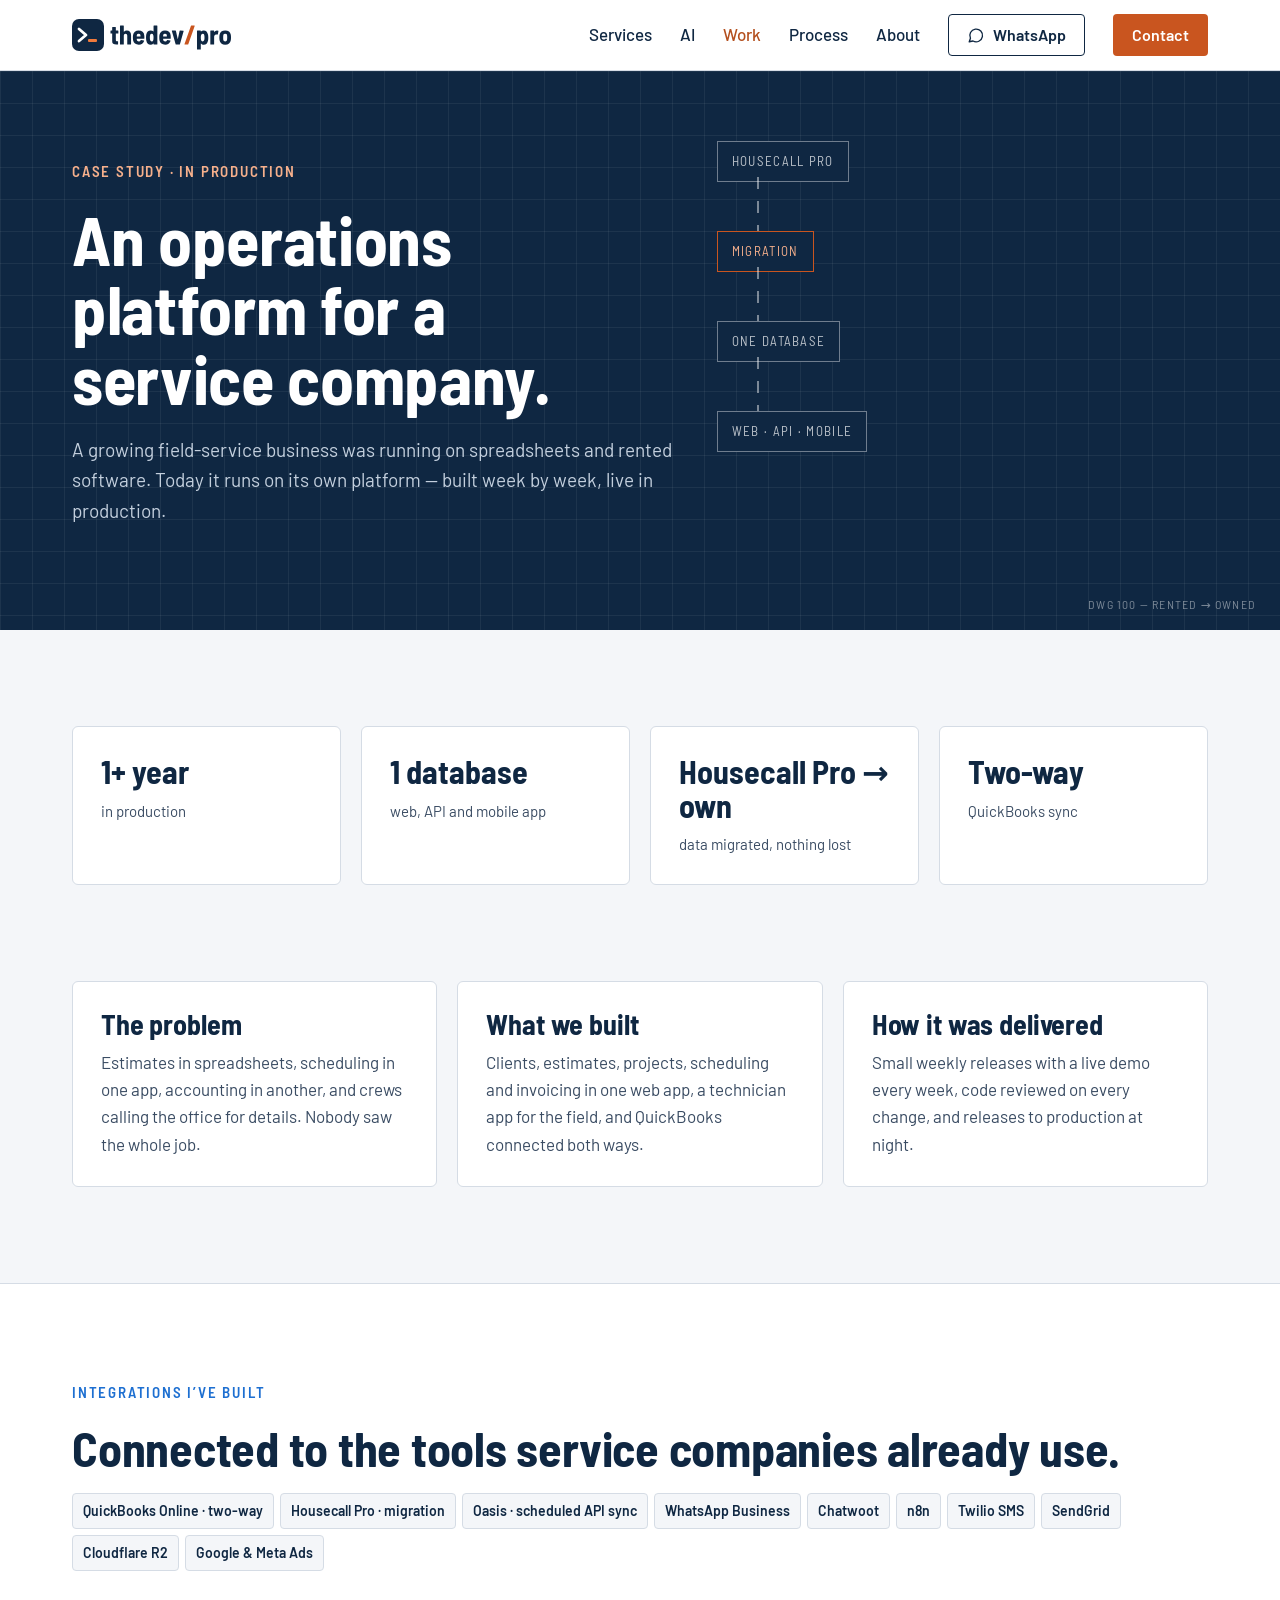
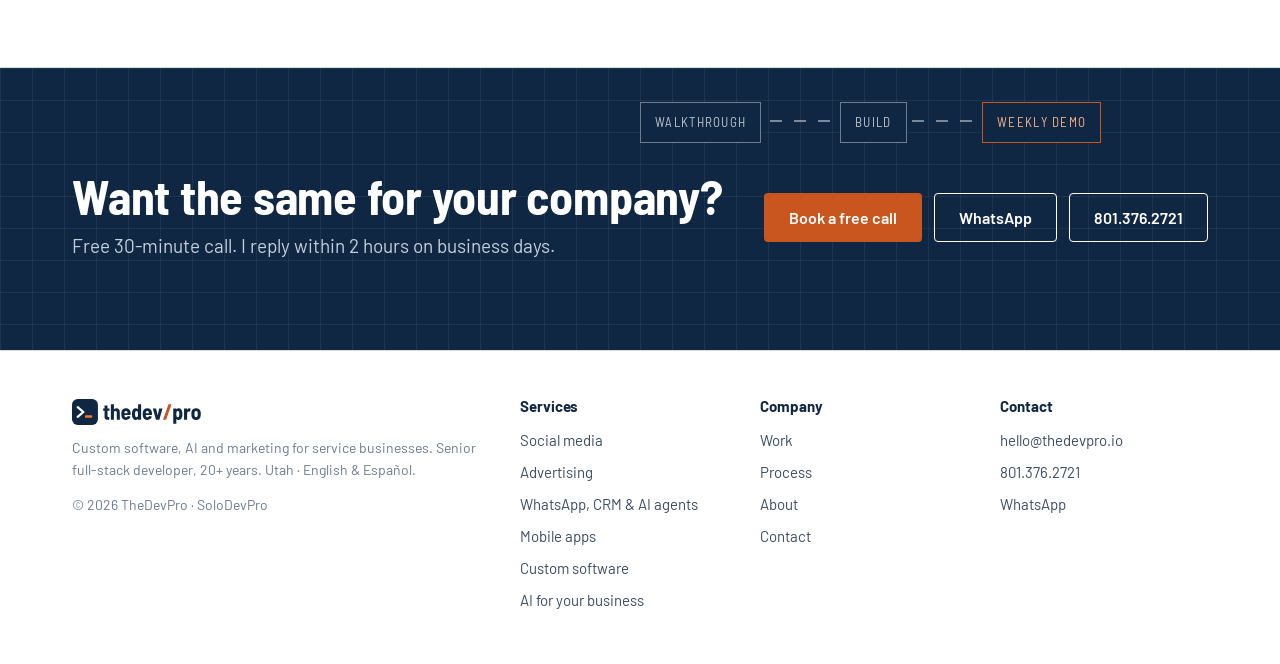
<file: work/index.html>
<!doctype html>
<html lang="en" class="no-js">
<head>
<meta charset="utf-8">
<meta name="viewport" content="width=device-width, initial-scale=1">
<title>Case study: an operations platform for a service company | TheDevPro</title>
<meta name="description" content="From spreadsheets and Housecall Pro to an owned platform: one database for web, API and mobile, two-way QuickBooks sync, live in production.">
<meta name="robots" content="index, follow">
<link rel="canonical" href="https://thedevpro.io/work/">
<meta property="og:type" content="website">
<meta property="og:site_name" content="TheDevPro">
<meta property="og:title" content="Case study: an operations platform for a service company | TheDevPro">
<meta property="og:description" content="From spreadsheets and Housecall Pro to an owned platform: one database for web, API and mobile, two-way QuickBooks sync, live in production.">
<meta property="og:url" content="https://thedevpro.io/work/">
<meta property="og:image" content="https://thedevpro.io/assets/img/og-image.png">
<meta property="og:image:width" content="1200">
<meta property="og:image:height" content="630">
<meta name="twitter:card" content="summary_large_image">
<meta name="theme-color" content="#0F2742">
<link rel="icon" href="/favicon.ico" sizes="any">
<link rel="icon" href="/favicon.svg" type="image/svg+xml">
<link rel="apple-touch-icon" href="/apple-touch-icon.png">
<link rel="preconnect" href="https://fonts.googleapis.com">
<link rel="preconnect" href="https://fonts.gstatic.com" crossorigin>
<link href="https://fonts.googleapis.com/css2?family=Barlow:wght@400;500;600;700&family=Barlow+Semi+Condensed:wght@600;700&display=swap" rel="stylesheet">
<link rel="stylesheet" href="/assets/css/site.css">
<script src="/assets/js/site.js" defer></script>
</head>
<body>
<a class="skip" href="#main">Skip to content</a>
<header class="site-header">
<div class="wrap">
<a class="logo" href="/" aria-label="TheDevPro home"><svg xmlns="http://www.w3.org/2000/svg" viewBox="0 0 321 64" class="logo-svg" aria-hidden="true" focusable="false"><g><rect width="64" height="64" rx="14" fill="#0F2742"/><path d="M14 20 L28 32 L14 44" fill="none" stroke="#FFFFFF" stroke-width="5.5" stroke-linecap="round" stroke-linejoin="round"/><rect class="blink" x="32" y="40" width="18" height="6" rx="2" fill="#F07A3C"/></g><g transform="translate(-4 0)"><path d="M96.092 28.968H91.934Q91.664 28.968 91.664 29.238V41.388Q91.664 43.062 92.339 43.791Q93.014 44.52 94.418 44.466H95.498Q95.768 44.466 95.957 44.655Q96.146 44.844 96.146 45.114V50.352Q96.146 51.0 95.498 51.0Q94.58 51.054 92.798 51.054Q88.532 51.054 86.453 49.650000000000006Q84.374 48.246 84.374 44.358V29.238Q84.374 28.968 84.104 28.968H81.62Q81.35 28.968 81.161 28.779Q80.972 28.59 80.972 28.32V23.892Q80.972 23.622 81.161 23.433Q81.35 23.244 81.62 23.244H84.104Q84.374 23.244 84.374 22.974V16.764000000000003Q84.374 16.494 84.56299999999999 16.305Q84.752 16.116 85.022 16.116H91.016Q91.286 16.116 91.475 16.305Q91.664 16.494 91.664 16.764000000000003V22.974Q91.664 23.244 91.934 23.244H96.092Q96.362 23.244 96.55099999999999 23.433Q96.74 23.622 96.74 23.892V28.32Q96.74 28.59 96.55099999999999 28.779Q96.362 28.968 96.092 28.968Z" fill="#0F2742"/><path d="M122.12 32.316V50.352Q122.12 50.622 121.931 50.811Q121.74199999999999 51.0 121.472 51.0H115.154Q114.884 51.0 114.695 50.811Q114.506 50.622 114.506 50.352V33.396Q114.506 31.506 113.588 30.426000000000002Q112.67 29.346 111.104 29.346Q109.484 29.346 108.53899999999999 30.453Q107.594 31.56 107.594 33.45V50.352Q107.594 50.622 107.405 50.811Q107.216 51.0 106.946 51.0H100.628Q100.358 51.0 100.16900000000001 50.811Q99.98 50.622 99.98 50.352V13.847999999999999Q99.98 13.578000000000003 100.16900000000001 13.389000000000003Q100.358 13.200000000000003 100.628 13.200000000000003H106.946Q107.216 13.200000000000003 107.405 13.389000000000003Q107.594 13.578000000000003 107.594 13.847999999999999V25.404Q107.594 25.566 107.702 25.593Q107.81 25.62 107.972 25.404Q109.916 22.812 113.696 22.812Q117.638 22.812 119.879 25.323Q122.12 27.834 122.12 32.316Z" fill="#0F2742"/><path d="M148.742 36.852000000000004 148.688 38.958Q148.688 39.606 148.04 39.606H133.73Q133.46 39.606 133.46 39.876Q133.568 41.118 133.676 41.712Q133.946 43.224000000000004 134.999 44.088Q136.052 44.952 137.618 44.952Q140.264 44.897999999999996 141.29 42.522Q141.56 41.982 142.1 42.09L147.824 43.224000000000004Q148.472 43.386 148.256 44.034Q147.06799999999998 47.598 144.341 49.515Q141.614 51.432 137.618 51.432Q132.812 51.432 129.977 49.245000000000005Q127.142 47.058 126.278 42.954Q125.792 40.74 125.792 36.204Q125.792 33.612 126.116 31.830000000000002Q126.71 27.726 129.68 25.269Q132.65 22.812 137.186 22.812Q142.1 22.812 145.178 25.593Q148.256 28.374 148.57999999999998 32.91Q148.742 34.692 148.742 36.852000000000004ZM133.62199999999999 32.586Q133.46 33.558 133.46 34.638000000000005Q133.46 34.908 133.73 34.908H140.75Q141.02 34.908 141.02 34.638000000000005Q141.02 33.558 140.858 32.586Q140.642 31.128 139.67000000000002 30.237000000000002Q138.698 29.346 137.24 29.346Q135.782 29.346 134.837 30.21Q133.892 31.074 133.62199999999999 32.586Z" fill="#0F2742"/><path d="M167.75 13.200000000000003H174.068Q174.338 13.200000000000003 174.527 13.389000000000003Q174.716 13.578000000000003 174.716 13.847999999999999V50.352Q174.716 50.622 174.527 50.811Q174.338 51.0 174.068 51.0H167.75Q167.48000000000002 51.0 167.291 50.811Q167.102 50.622 167.102 50.352V49.164Q167.102 49.002 166.994 48.948Q166.886 48.894 166.77800000000002 49.056Q164.78 51.432 161.054 51.432Q154.466 51.432 152.576 42.846000000000004Q152.036 40.146 152.036 36.852000000000004Q152.036 33.936 152.522 31.182Q154.196 22.812 161.162 22.812Q163.052 22.812 164.402 23.325000000000003Q165.752 23.838 166.77800000000002 25.080000000000002Q166.886 25.242 166.994 25.188000000000002Q167.102 25.134 167.102 24.972V13.847999999999999Q167.102 13.578000000000003 167.291 13.389000000000003Q167.48000000000002 13.200000000000003 167.75 13.200000000000003ZM167.048 37.068Q167.048 34.206 166.616 32.316Q165.91400000000002 29.346 163.43 29.346Q162.18800000000002 29.346 161.37800000000001 30.102Q160.568 30.858 160.19 32.262Q159.704 33.828 159.704 37.068Q159.704 40.146 160.082 41.712Q160.784 44.897999999999996 163.43 44.897999999999996Q165.86 44.897999999999996 166.67000000000002 41.766Q167.048 40.2 167.048 37.068Z" fill="#0F2742"/><path d="M201.5 36.852000000000004 201.446 38.958Q201.446 39.606 200.798 39.606H186.488Q186.218 39.606 186.218 39.876Q186.326 41.118 186.434 41.712Q186.704 43.224000000000004 187.757 44.088Q188.81 44.952 190.376 44.952Q193.022 44.897999999999996 194.048 42.522Q194.31799999999998 41.982 194.858 42.09L200.582 43.224000000000004Q201.23 43.386 201.014 44.034Q199.826 47.598 197.099 49.515Q194.37199999999999 51.432 190.376 51.432Q185.57 51.432 182.735 49.245000000000005Q179.9 47.058 179.036 42.954Q178.54999999999998 40.74 178.54999999999998 36.204Q178.54999999999998 33.612 178.874 31.830000000000002Q179.468 27.726 182.438 25.269Q185.408 22.812 189.944 22.812Q194.858 22.812 197.936 25.593Q201.014 28.374 201.338 32.91Q201.5 34.692 201.5 36.852000000000004ZM186.38 32.586Q186.218 33.558 186.218 34.638000000000005Q186.218 34.908 186.488 34.908H193.50799999999998Q193.778 34.908 193.778 34.638000000000005Q193.778 33.558 193.61599999999999 32.586Q193.4 31.128 192.428 30.237000000000002Q191.456 29.346 189.998 29.346Q188.54 29.346 187.595 30.21Q186.65 31.074 186.38 32.586Z" fill="#0F2742"/><path d="M211.274 50.46 203.714 23.892 203.66 23.676000000000002Q203.66 23.19 204.254 23.19H211.166Q211.76 23.19 211.868 23.784L215.378 39.93Q215.432 40.146 215.54 40.146Q215.648 40.146 215.702 39.93L219.158 23.784Q219.266 23.19 219.85999999999999 23.19L226.772 23.298000000000002Q227.474 23.298000000000002 227.31199999999998 24.0L219.85999999999999 50.46Q219.69799999999998 51.0 219.10399999999998 51.0H212.02999999999997Q211.43599999999998 51.0 211.274 50.46Z" fill="#0F2742"/><path d="M229.03999999999996 50.244 241.94599999999997 13.740000000000002Q242.10799999999998 13.200000000000003 242.64799999999997 13.200000000000003H248.85799999999998Q249.182 13.200000000000003 249.344 13.389000000000003Q249.50599999999997 13.578000000000003 249.39799999999997 13.956000000000003L236.546 50.46Q236.384 51.0 235.84399999999997 51.0H229.57999999999998Q229.25599999999997 51.0 229.094 50.811Q228.932 50.622 229.03999999999996 50.244Z" fill="#C9551F"/><path d="M276.614 37.391999999999996Q276.614 40.74 276.128 43.008Q275.318 47.112 273.18499999999995 49.272000000000006Q271.05199999999996 51.432 267.488 51.432Q265.652 51.432 264.302 50.919Q262.952 50.406 261.926 49.218Q261.818 49.056 261.71 49.11Q261.602 49.164 261.602 49.326V60.396Q261.602 60.666 261.413 60.855Q261.224 61.044 260.954 61.044H254.636Q254.36599999999999 61.044 254.17699999999996 60.855Q253.98799999999997 60.666 253.98799999999997 60.396V23.892Q253.98799999999997 23.622 254.17699999999996 23.433Q254.36599999999999 23.244 254.636 23.244H260.954Q261.224 23.244 261.413 23.433Q261.602 23.622 261.602 23.892V24.972Q261.602 25.134 261.71 25.188000000000002Q261.818 25.242 261.926 25.134Q263.924 22.812 267.65 22.812Q274.18399999999997 22.812 276.07399999999996 31.344Q276.614 33.774 276.614 37.391999999999996ZM269.0 37.122Q269.0 34.367999999999995 268.568 32.478Q268.24399999999997 31.02 267.407 30.183Q266.57 29.346 265.21999999999997 29.346Q262.736 29.346 262.034 32.478Q261.602 34.044 261.602 37.122Q261.602 40.038 262.034 41.928Q262.736 44.897999999999996 265.21999999999997 44.897999999999996Q267.65 44.897999999999996 268.514 41.982Q269.0 40.2 269.0 37.122Z" fill="#0F2742"/><path d="M296.486 23.514Q296.918 23.784 296.81 24.378L295.72999999999996 30.588Q295.676 31.236 294.974 30.966Q294.10999999999996 30.75 293.40799999999996 30.75Q292.76 30.75 292.00399999999996 30.912Q290.438 31.128 289.35799999999995 32.424Q288.27799999999996 33.72 288.27799999999996 35.556V50.352Q288.27799999999996 50.622 288.08899999999994 50.811Q287.9 51.0 287.63 51.0H281.31199999999995Q281.042 51.0 280.85299999999995 50.811Q280.664 50.622 280.664 50.352V23.892Q280.664 23.622 280.85299999999995 23.433Q281.042 23.244 281.31199999999995 23.244H287.63Q287.9 23.244 288.08899999999994 23.433Q288.27799999999996 23.622 288.27799999999996 23.892V26.052Q288.27799999999996 26.268 288.359 26.295Q288.44 26.322 288.548 26.16Q290.438 22.866 293.84 22.866Q295.298 22.866 296.486 23.514Z" fill="#0F2742"/><path d="M299.132 42.63Q298.7 40.146 298.7 37.068Q298.7 33.936 299.132 31.506Q299.726 27.51 302.723 25.161Q305.72 22.812 310.418 22.812Q315.062 22.812 318.005 25.161Q320.948 27.51 321.596 31.506Q322.028 33.936 322.028 37.068Q322.028 40.092 321.596 42.576Q321.002 46.734 318.05899999999997 49.083Q315.116 51.432 310.418 51.432Q305.72 51.432 302.723 49.083Q299.726 46.734 299.132 42.63ZM314.144 41.496Q314.414 39.228 314.414 37.068Q314.414 34.854 314.144 32.694Q313.874 31.128 312.875 30.237000000000002Q311.876 29.346 310.364 29.346Q308.906 29.346 307.90700000000004 30.237000000000002Q306.908 31.128 306.638 32.694Q306.368 34.314 306.368 37.068Q306.368 39.768 306.584 41.496Q306.908 43.062 307.93399999999997 43.98Q308.96 44.897999999999996 310.418 44.897999999999996Q311.822 44.897999999999996 312.821 43.98Q313.82 43.062 314.144 41.496Z" fill="#0F2742"/></g></svg></a>
<button class="nav-toggle" type="button" aria-controls="site-nav" aria-expanded="false" aria-label="Open menu"><svg width="20" height="20" viewBox="0 0 24 24" fill="none" stroke="currentColor" stroke-width="2" stroke-linecap="round" aria-hidden="true"><path d="M4 7h16M4 12h16M4 17h16"/></svg></button>
<nav class="nav" id="site-nav" aria-label="Main">
<div class="dropdown"><a href="/services/">Services</a><div class="dropdown-menu"><a href="/services/social-media/">Social media</a><a href="/services/advertising/">Advertising</a><a href="/services/whatsapp-crm-ai-agents/">WhatsApp, CRM & AI agents</a><a href="/services/mobile-apps/">Mobile apps</a><a href="/services/custom-software/">Custom software</a></div></div>
<a href="/ai/">AI</a>
<a href="/work/" aria-current="page">Work</a>
<a href="/process/">Process</a>
<a href="/about/">About</a>
<a class="btn btn-outline" href="https://wa.me/18013762721?text=Hi%20Daniel%2C%20I%27d%20like%20to%20talk%20about%20my%20business." rel="noopener"><svg width="18" height="18" viewBox="0 0 24 24" fill="none" stroke="currentColor" stroke-width="1.8" stroke-linecap="round" stroke-linejoin="round" aria-hidden="true"><path d="M3 21l1.6-4.6A8.5 8.5 0 1 1 8 20z"/></svg> WhatsApp</a>
<a class="btn btn-primary" href="/contact/">Contact</a>
</nav>
</div>
</header>
<main id="main">
<section class="sec-dark dark-hero">
<div class="bp" aria-hidden="true"><div class="bn" style="left:56%;top:70px">HOUSECALL PRO</div><div class="wire-v" style="left:calc(56% + 40px);top:106px;height:54px"></div><div class="bn hot" style="left:56%;top:160px">MIGRATION</div><div class="wire-v" style="left:calc(56% + 40px);top:196px;height:54px"></div><div class="bn" style="left:56%;top:250px">ONE DATABASE</div><div class="wire-v" style="left:calc(56% + 40px);top:286px;height:54px"></div><div class="bn" style="left:56%;top:340px">WEB · API · MOBILE</div><div class="tag">DWG 100 — RENTED → OWNED</div></div>
<div class="wrap"><div class="copy"><span class="eyebrow">Case study · in production</span><h1>An operations platform for a service company.</h1>
<p class="lede">A growing field-service business was running on spreadsheets and rented software. Today it runs on its own platform — built week by week, live in production.</p></div></div>
</section>
<section class="sec"><div class="wrap grid g4">
<div class="card stat"><b>1+ year</b><span>in production</span></div>
<div class="card stat"><b>1 database</b><span>web, API and mobile app</span></div>
<div class="card stat"><b>Housecall Pro → own</b><span>data migrated, nothing lost</span></div>
<div class="card stat"><b>Two-way</b><span>QuickBooks sync</span></div>
</div></section>
<section class="sec" style="padding-top:0"><div class="wrap grid g3">
<div class="card"><h3>The problem</h3><p>Estimates in spreadsheets, scheduling in one app, accounting in another, and crews calling the office for details. Nobody saw the whole job.</p></div>
<div class="card"><h3>What we built</h3><p>Clients, estimates, projects, scheduling and invoicing in one web app, a technician app for the field, and QuickBooks connected both ways.</p></div>
<div class="card"><h3>How it was delivered</h3><p>Small weekly releases with a live demo every week, code reviewed on every change, and releases to production at night.</p></div>
</div></section>
<section class="sec sec-white"><div class="wrap stack"><span class="eyebrow blue">Integrations I’ve built</span><h2>Connected to the tools service companies already use.</h2><div class="chips"><span class="chip">QuickBooks Online · two-way</span><span class="chip">Housecall Pro · migration</span><span class="chip">Oasis · scheduled API sync</span><span class="chip">WhatsApp Business</span><span class="chip">Chatwoot</span><span class="chip">n8n</span><span class="chip">Twilio SMS</span><span class="chip">SendGrid</span><span class="chip">Cloudflare R2</span><span class="chip">Google &amp; Meta Ads</span></div></div></section>
<section class="sec-dark">
<div class="bp" aria-hidden="true">
<div class="bn" style="left:50%;top:34px">WALKTHROUGH</div>
<div class="wire-h" style="left:calc(50% + 130px);width:70px;top:52px"></div>
<div class="bn" style="left:calc(50% + 200px);top:34px">BUILD</div>
<div class="wire-h" style="left:calc(50% + 272px);width:70px;top:52px"></div>
<div class="bn hot" style="left:calc(50% + 342px);top:34px">WEEKLY DEMO</div>
</div>
<div class="wrap" style="padding-top:104px;padding-bottom:88px;display:flex;justify-content:space-between;align-items:center;gap:32px;flex-wrap:wrap">
<div class="stack" style="gap:10px"><h2>Want the same for your company?</h2><p class="lede">Free 30-minute call. I reply within 2 hours on business days.</p></div>
<div class="row"><a class="btn btn-primary" href="/contact/">Book a free call</a><a class="btn btn-light" href="https://wa.me/18013762721?text=Hi%20Daniel%2C%20I%27d%20like%20to%20talk%20about%20my%20business." rel="noopener">WhatsApp</a><a class="btn btn-light" href="tel:+18013762721">801.376.2721</a></div>
</div>
</section>
</main>
<footer class="site-footer">
<div class="wrap">
<div class="stack" style="gap:12px">
<img src="/assets/brand/logo.svg" alt="TheDevPro" width="131" height="26" style="height:26px;width:auto;align-self:flex-start">
<p class="muted small">Custom software, AI and marketing for service businesses. Senior full-stack developer, 20+ years. Utah · English &amp; Español.</p>
<p class="small muted">© 2026 TheDevPro · SoloDevPro</p>
</div>
<div><h2>Services</h2><a href="/services/social-media/">Social media</a><a href="/services/advertising/">Advertising</a><a href="/services/whatsapp-crm-ai-agents/">WhatsApp, CRM & AI agents</a><a href="/services/mobile-apps/">Mobile apps</a><a href="/services/custom-software/">Custom software</a><a href="/ai/">AI for your business</a></div>
<div><h2>Company</h2><a href="/work/">Work</a><a href="/process/">Process</a><a href="/about/">About</a><a href="/contact/">Contact</a></div>
<div><h2>Contact</h2><a href="mailto:hello@thedevpro.io?subject=New%20project&cc=dkalasic%40gmail.com">hello@thedevpro.io</a><a href="tel:+18013762721">801.376.2721</a><a href="https://wa.me/18013762721?text=Hi%20Daniel%2C%20I%27d%20like%20to%20talk%20about%20my%20business." rel="noopener">WhatsApp</a></div>
</div>
</footer>
<nav class="qbar" aria-label="Quick contact"><a href="https://wa.me/18013762721?text=Hi%20Daniel%2C%20I%27d%20like%20to%20talk%20about%20my%20business." rel="noopener">WhatsApp</a><a href="tel:+18013762721">Call</a><a href="mailto:hello@thedevpro.io?subject=New%20project&cc=dkalasic%40gmail.com">Email</a></nav>
</body>
</html>
</file>
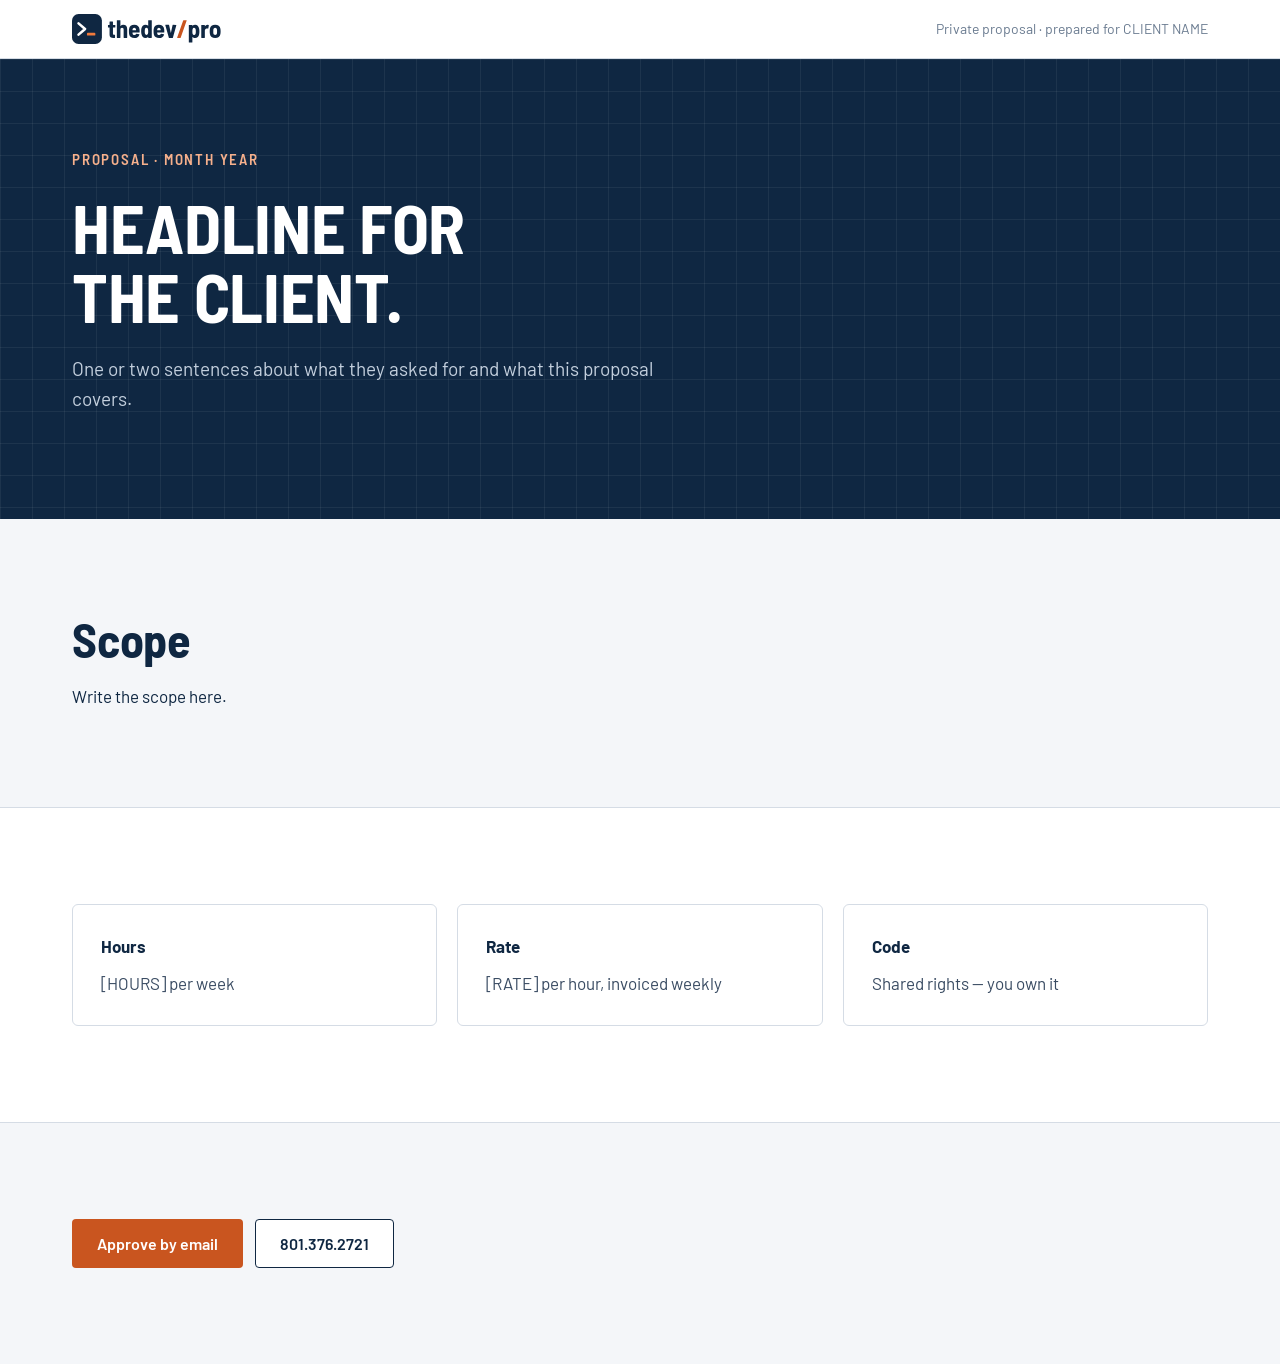
<file: _templates/proposal/index.html>
<!doctype html>
<html lang="en">
<head>
<meta charset="utf-8">
<meta name="viewport" content="width=device-width, initial-scale=1">
<title>Proposal for CLIENT NAME — TheDevPro</title>
<!-- Private proposal: never linked from the site, not in the sitemap. -->
<meta name="robots" content="noindex, nofollow">
<meta property="og:title" content="Proposal for CLIENT NAME">
<meta property="og:description" content="Private proposal from TheDevPro.">
<meta property="og:image" content="https://thedevpro.io/assets/img/og-image.png">
<link rel="icon" href="/favicon.ico" sizes="any"><link rel="icon" href="/favicon.svg" type="image/svg+xml">
<link href="https://fonts.googleapis.com/css2?family=Barlow:wght@400;500;600;700&family=Barlow+Semi+Condensed:wght@600;700&display=swap" rel="stylesheet">
<link rel="stylesheet" href="/assets/css/site.css">
</head>
<body>
<header class="site-header"><div class="wrap"><a class="logo" href="/"><img src="/assets/brand/logo.svg" alt="TheDevPro" width="150" height="30"></a><span class="small muted">Private proposal · prepared for CLIENT NAME</span></div></header>
<main>
<section class="sec-dark dark-hero"><div class="wrap"><div class="copy">
<span class="eyebrow">Proposal · MONTH YEAR</span>
<h1>HEADLINE FOR THE CLIENT.</h1>
<p class="lede">One or two sentences about what they asked for and what this proposal covers.</p>
</div></div></section>
<section class="sec"><div class="wrap stack">
<h2>Scope</h2>
<p>Write the scope here.</p>
</div></section>
<section class="sec sec-white"><div class="wrap grid g3">
<div class="card"><b>Hours</b><p>[HOURS] per week</p></div>
<div class="card"><b>Rate</b><p>[RATE] per hour, invoiced weekly</p></div>
<div class="card"><b>Code</b><p>Shared rights — you own it</p></div>
</div></section>
<section class="sec"><div class="wrap row">
<a class="btn btn-primary" href="mailto:hello@thedevpro.io?subject=Proposal%20approved">Approve by email</a>
<a class="btn btn-outline" href="tel:+18013762721">801.376.2721</a>
</div></section>
</main>
</body>
</html>
</file>
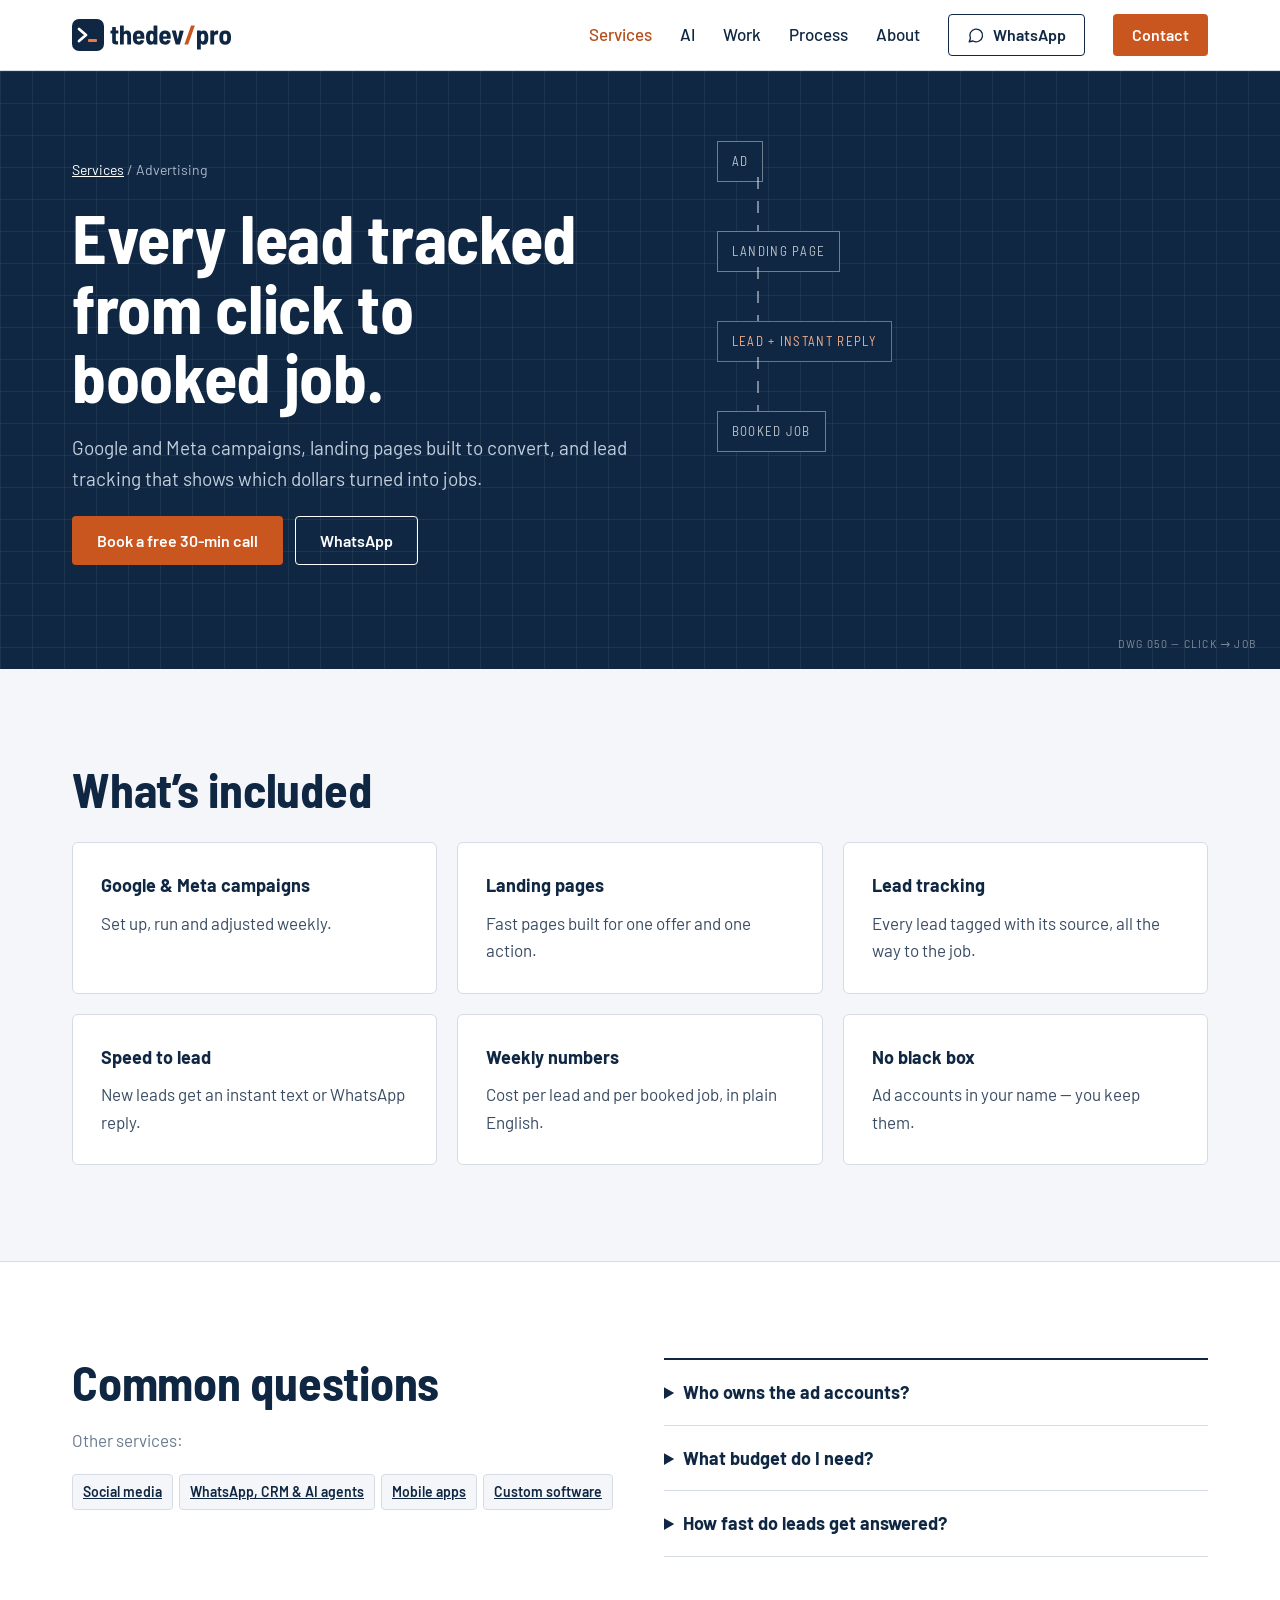
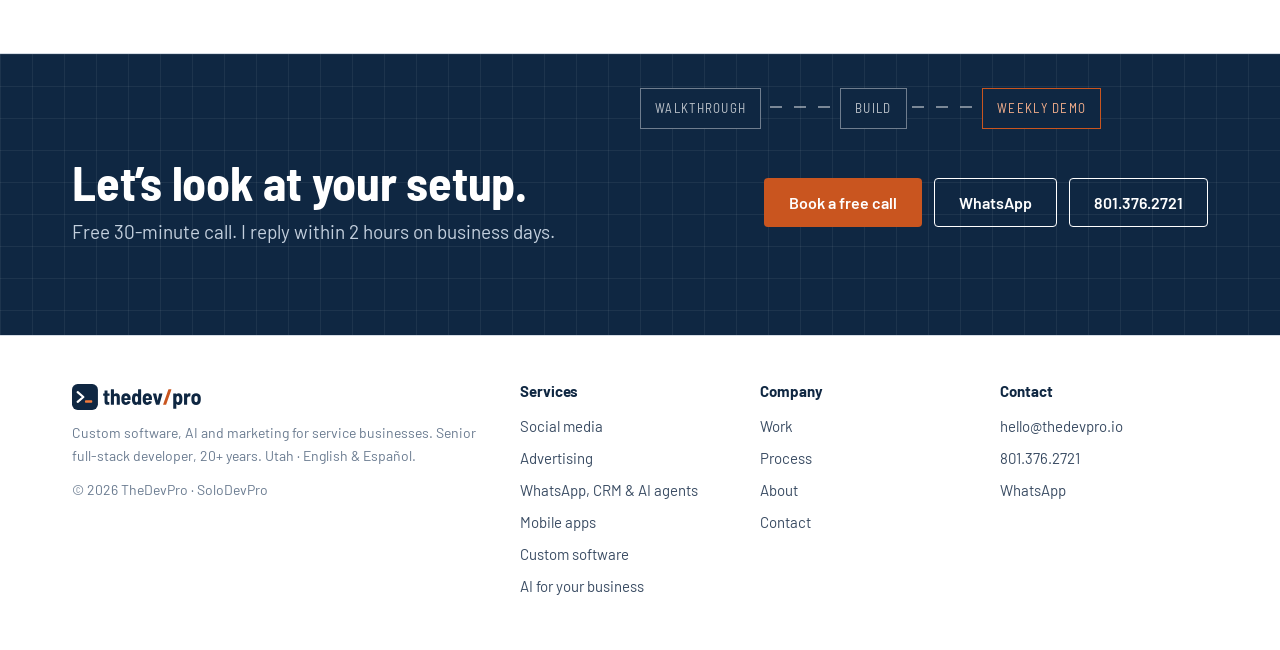
<file: services/advertising/index.html>
<!doctype html>
<html lang="en" class="no-js">
<head>
<meta charset="utf-8">
<meta name="viewport" content="width=device-width, initial-scale=1">
<title>Google & Meta ads for service businesses, tracked to the booked job | TheDevPro</title>
<meta name="description" content="Google and Meta campaigns, landing pages that convert, and every lead tracked from click to booked job.">
<meta name="robots" content="index, follow">
<link rel="canonical" href="https://thedevpro.io/services/advertising/">
<meta property="og:type" content="website">
<meta property="og:site_name" content="TheDevPro">
<meta property="og:title" content="Google & Meta ads for service businesses, tracked to the booked job | TheDevPro">
<meta property="og:description" content="Google and Meta campaigns, landing pages that convert, and every lead tracked from click to booked job.">
<meta property="og:url" content="https://thedevpro.io/services/advertising/">
<meta property="og:image" content="https://thedevpro.io/assets/img/og-image.png">
<meta property="og:image:width" content="1200">
<meta property="og:image:height" content="630">
<meta name="twitter:card" content="summary_large_image">
<meta name="theme-color" content="#0F2742">
<link rel="icon" href="/favicon.ico" sizes="any">
<link rel="icon" href="/favicon.svg" type="image/svg+xml">
<link rel="apple-touch-icon" href="/apple-touch-icon.png">
<link rel="preconnect" href="https://fonts.googleapis.com">
<link rel="preconnect" href="https://fonts.gstatic.com" crossorigin>
<link href="https://fonts.googleapis.com/css2?family=Barlow:wght@400;500;600;700&family=Barlow+Semi+Condensed:wght@600;700&display=swap" rel="stylesheet">
<link rel="stylesheet" href="/assets/css/site.css">
<script src="/assets/js/site.js" defer></script>
</head>
<body>
<a class="skip" href="#main">Skip to content</a>
<header class="site-header">
<div class="wrap">
<a class="logo" href="/" aria-label="TheDevPro home"><svg xmlns="http://www.w3.org/2000/svg" viewBox="0 0 321 64" class="logo-svg" aria-hidden="true" focusable="false"><g><rect width="64" height="64" rx="14" fill="#0F2742"/><path d="M14 20 L28 32 L14 44" fill="none" stroke="#FFFFFF" stroke-width="5.5" stroke-linecap="round" stroke-linejoin="round"/><rect class="blink" x="32" y="40" width="18" height="6" rx="2" fill="#F07A3C"/></g><g transform="translate(-4 0)"><path d="M96.092 28.968H91.934Q91.664 28.968 91.664 29.238V41.388Q91.664 43.062 92.339 43.791Q93.014 44.52 94.418 44.466H95.498Q95.768 44.466 95.957 44.655Q96.146 44.844 96.146 45.114V50.352Q96.146 51.0 95.498 51.0Q94.58 51.054 92.798 51.054Q88.532 51.054 86.453 49.650000000000006Q84.374 48.246 84.374 44.358V29.238Q84.374 28.968 84.104 28.968H81.62Q81.35 28.968 81.161 28.779Q80.972 28.59 80.972 28.32V23.892Q80.972 23.622 81.161 23.433Q81.35 23.244 81.62 23.244H84.104Q84.374 23.244 84.374 22.974V16.764000000000003Q84.374 16.494 84.56299999999999 16.305Q84.752 16.116 85.022 16.116H91.016Q91.286 16.116 91.475 16.305Q91.664 16.494 91.664 16.764000000000003V22.974Q91.664 23.244 91.934 23.244H96.092Q96.362 23.244 96.55099999999999 23.433Q96.74 23.622 96.74 23.892V28.32Q96.74 28.59 96.55099999999999 28.779Q96.362 28.968 96.092 28.968Z" fill="#0F2742"/><path d="M122.12 32.316V50.352Q122.12 50.622 121.931 50.811Q121.74199999999999 51.0 121.472 51.0H115.154Q114.884 51.0 114.695 50.811Q114.506 50.622 114.506 50.352V33.396Q114.506 31.506 113.588 30.426000000000002Q112.67 29.346 111.104 29.346Q109.484 29.346 108.53899999999999 30.453Q107.594 31.56 107.594 33.45V50.352Q107.594 50.622 107.405 50.811Q107.216 51.0 106.946 51.0H100.628Q100.358 51.0 100.16900000000001 50.811Q99.98 50.622 99.98 50.352V13.847999999999999Q99.98 13.578000000000003 100.16900000000001 13.389000000000003Q100.358 13.200000000000003 100.628 13.200000000000003H106.946Q107.216 13.200000000000003 107.405 13.389000000000003Q107.594 13.578000000000003 107.594 13.847999999999999V25.404Q107.594 25.566 107.702 25.593Q107.81 25.62 107.972 25.404Q109.916 22.812 113.696 22.812Q117.638 22.812 119.879 25.323Q122.12 27.834 122.12 32.316Z" fill="#0F2742"/><path d="M148.742 36.852000000000004 148.688 38.958Q148.688 39.606 148.04 39.606H133.73Q133.46 39.606 133.46 39.876Q133.568 41.118 133.676 41.712Q133.946 43.224000000000004 134.999 44.088Q136.052 44.952 137.618 44.952Q140.264 44.897999999999996 141.29 42.522Q141.56 41.982 142.1 42.09L147.824 43.224000000000004Q148.472 43.386 148.256 44.034Q147.06799999999998 47.598 144.341 49.515Q141.614 51.432 137.618 51.432Q132.812 51.432 129.977 49.245000000000005Q127.142 47.058 126.278 42.954Q125.792 40.74 125.792 36.204Q125.792 33.612 126.116 31.830000000000002Q126.71 27.726 129.68 25.269Q132.65 22.812 137.186 22.812Q142.1 22.812 145.178 25.593Q148.256 28.374 148.57999999999998 32.91Q148.742 34.692 148.742 36.852000000000004ZM133.62199999999999 32.586Q133.46 33.558 133.46 34.638000000000005Q133.46 34.908 133.73 34.908H140.75Q141.02 34.908 141.02 34.638000000000005Q141.02 33.558 140.858 32.586Q140.642 31.128 139.67000000000002 30.237000000000002Q138.698 29.346 137.24 29.346Q135.782 29.346 134.837 30.21Q133.892 31.074 133.62199999999999 32.586Z" fill="#0F2742"/><path d="M167.75 13.200000000000003H174.068Q174.338 13.200000000000003 174.527 13.389000000000003Q174.716 13.578000000000003 174.716 13.847999999999999V50.352Q174.716 50.622 174.527 50.811Q174.338 51.0 174.068 51.0H167.75Q167.48000000000002 51.0 167.291 50.811Q167.102 50.622 167.102 50.352V49.164Q167.102 49.002 166.994 48.948Q166.886 48.894 166.77800000000002 49.056Q164.78 51.432 161.054 51.432Q154.466 51.432 152.576 42.846000000000004Q152.036 40.146 152.036 36.852000000000004Q152.036 33.936 152.522 31.182Q154.196 22.812 161.162 22.812Q163.052 22.812 164.402 23.325000000000003Q165.752 23.838 166.77800000000002 25.080000000000002Q166.886 25.242 166.994 25.188000000000002Q167.102 25.134 167.102 24.972V13.847999999999999Q167.102 13.578000000000003 167.291 13.389000000000003Q167.48000000000002 13.200000000000003 167.75 13.200000000000003ZM167.048 37.068Q167.048 34.206 166.616 32.316Q165.91400000000002 29.346 163.43 29.346Q162.18800000000002 29.346 161.37800000000001 30.102Q160.568 30.858 160.19 32.262Q159.704 33.828 159.704 37.068Q159.704 40.146 160.082 41.712Q160.784 44.897999999999996 163.43 44.897999999999996Q165.86 44.897999999999996 166.67000000000002 41.766Q167.048 40.2 167.048 37.068Z" fill="#0F2742"/><path d="M201.5 36.852000000000004 201.446 38.958Q201.446 39.606 200.798 39.606H186.488Q186.218 39.606 186.218 39.876Q186.326 41.118 186.434 41.712Q186.704 43.224000000000004 187.757 44.088Q188.81 44.952 190.376 44.952Q193.022 44.897999999999996 194.048 42.522Q194.31799999999998 41.982 194.858 42.09L200.582 43.224000000000004Q201.23 43.386 201.014 44.034Q199.826 47.598 197.099 49.515Q194.37199999999999 51.432 190.376 51.432Q185.57 51.432 182.735 49.245000000000005Q179.9 47.058 179.036 42.954Q178.54999999999998 40.74 178.54999999999998 36.204Q178.54999999999998 33.612 178.874 31.830000000000002Q179.468 27.726 182.438 25.269Q185.408 22.812 189.944 22.812Q194.858 22.812 197.936 25.593Q201.014 28.374 201.338 32.91Q201.5 34.692 201.5 36.852000000000004ZM186.38 32.586Q186.218 33.558 186.218 34.638000000000005Q186.218 34.908 186.488 34.908H193.50799999999998Q193.778 34.908 193.778 34.638000000000005Q193.778 33.558 193.61599999999999 32.586Q193.4 31.128 192.428 30.237000000000002Q191.456 29.346 189.998 29.346Q188.54 29.346 187.595 30.21Q186.65 31.074 186.38 32.586Z" fill="#0F2742"/><path d="M211.274 50.46 203.714 23.892 203.66 23.676000000000002Q203.66 23.19 204.254 23.19H211.166Q211.76 23.19 211.868 23.784L215.378 39.93Q215.432 40.146 215.54 40.146Q215.648 40.146 215.702 39.93L219.158 23.784Q219.266 23.19 219.85999999999999 23.19L226.772 23.298000000000002Q227.474 23.298000000000002 227.31199999999998 24.0L219.85999999999999 50.46Q219.69799999999998 51.0 219.10399999999998 51.0H212.02999999999997Q211.43599999999998 51.0 211.274 50.46Z" fill="#0F2742"/><path d="M229.03999999999996 50.244 241.94599999999997 13.740000000000002Q242.10799999999998 13.200000000000003 242.64799999999997 13.200000000000003H248.85799999999998Q249.182 13.200000000000003 249.344 13.389000000000003Q249.50599999999997 13.578000000000003 249.39799999999997 13.956000000000003L236.546 50.46Q236.384 51.0 235.84399999999997 51.0H229.57999999999998Q229.25599999999997 51.0 229.094 50.811Q228.932 50.622 229.03999999999996 50.244Z" fill="#C9551F"/><path d="M276.614 37.391999999999996Q276.614 40.74 276.128 43.008Q275.318 47.112 273.18499999999995 49.272000000000006Q271.05199999999996 51.432 267.488 51.432Q265.652 51.432 264.302 50.919Q262.952 50.406 261.926 49.218Q261.818 49.056 261.71 49.11Q261.602 49.164 261.602 49.326V60.396Q261.602 60.666 261.413 60.855Q261.224 61.044 260.954 61.044H254.636Q254.36599999999999 61.044 254.17699999999996 60.855Q253.98799999999997 60.666 253.98799999999997 60.396V23.892Q253.98799999999997 23.622 254.17699999999996 23.433Q254.36599999999999 23.244 254.636 23.244H260.954Q261.224 23.244 261.413 23.433Q261.602 23.622 261.602 23.892V24.972Q261.602 25.134 261.71 25.188000000000002Q261.818 25.242 261.926 25.134Q263.924 22.812 267.65 22.812Q274.18399999999997 22.812 276.07399999999996 31.344Q276.614 33.774 276.614 37.391999999999996ZM269.0 37.122Q269.0 34.367999999999995 268.568 32.478Q268.24399999999997 31.02 267.407 30.183Q266.57 29.346 265.21999999999997 29.346Q262.736 29.346 262.034 32.478Q261.602 34.044 261.602 37.122Q261.602 40.038 262.034 41.928Q262.736 44.897999999999996 265.21999999999997 44.897999999999996Q267.65 44.897999999999996 268.514 41.982Q269.0 40.2 269.0 37.122Z" fill="#0F2742"/><path d="M296.486 23.514Q296.918 23.784 296.81 24.378L295.72999999999996 30.588Q295.676 31.236 294.974 30.966Q294.10999999999996 30.75 293.40799999999996 30.75Q292.76 30.75 292.00399999999996 30.912Q290.438 31.128 289.35799999999995 32.424Q288.27799999999996 33.72 288.27799999999996 35.556V50.352Q288.27799999999996 50.622 288.08899999999994 50.811Q287.9 51.0 287.63 51.0H281.31199999999995Q281.042 51.0 280.85299999999995 50.811Q280.664 50.622 280.664 50.352V23.892Q280.664 23.622 280.85299999999995 23.433Q281.042 23.244 281.31199999999995 23.244H287.63Q287.9 23.244 288.08899999999994 23.433Q288.27799999999996 23.622 288.27799999999996 23.892V26.052Q288.27799999999996 26.268 288.359 26.295Q288.44 26.322 288.548 26.16Q290.438 22.866 293.84 22.866Q295.298 22.866 296.486 23.514Z" fill="#0F2742"/><path d="M299.132 42.63Q298.7 40.146 298.7 37.068Q298.7 33.936 299.132 31.506Q299.726 27.51 302.723 25.161Q305.72 22.812 310.418 22.812Q315.062 22.812 318.005 25.161Q320.948 27.51 321.596 31.506Q322.028 33.936 322.028 37.068Q322.028 40.092 321.596 42.576Q321.002 46.734 318.05899999999997 49.083Q315.116 51.432 310.418 51.432Q305.72 51.432 302.723 49.083Q299.726 46.734 299.132 42.63ZM314.144 41.496Q314.414 39.228 314.414 37.068Q314.414 34.854 314.144 32.694Q313.874 31.128 312.875 30.237000000000002Q311.876 29.346 310.364 29.346Q308.906 29.346 307.90700000000004 30.237000000000002Q306.908 31.128 306.638 32.694Q306.368 34.314 306.368 37.068Q306.368 39.768 306.584 41.496Q306.908 43.062 307.93399999999997 43.98Q308.96 44.897999999999996 310.418 44.897999999999996Q311.822 44.897999999999996 312.821 43.98Q313.82 43.062 314.144 41.496Z" fill="#0F2742"/></g></svg></a>
<button class="nav-toggle" type="button" aria-controls="site-nav" aria-expanded="false" aria-label="Open menu"><svg width="20" height="20" viewBox="0 0 24 24" fill="none" stroke="currentColor" stroke-width="2" stroke-linecap="round" aria-hidden="true"><path d="M4 7h16M4 12h16M4 17h16"/></svg></button>
<nav class="nav" id="site-nav" aria-label="Main">
<div class="dropdown"><a href="/services/" aria-current="page">Services</a><div class="dropdown-menu"><a href="/services/social-media/">Social media</a><a href="/services/advertising/">Advertising</a><a href="/services/whatsapp-crm-ai-agents/">WhatsApp, CRM & AI agents</a><a href="/services/mobile-apps/">Mobile apps</a><a href="/services/custom-software/">Custom software</a></div></div>
<a href="/ai/">AI</a>
<a href="/work/">Work</a>
<a href="/process/">Process</a>
<a href="/about/">About</a>
<a class="btn btn-outline" href="https://wa.me/18013762721?text=Hi%20Daniel%2C%20I%27d%20like%20to%20talk%20about%20my%20business." rel="noopener"><svg width="18" height="18" viewBox="0 0 24 24" fill="none" stroke="currentColor" stroke-width="1.8" stroke-linecap="round" stroke-linejoin="round" aria-hidden="true"><path d="M3 21l1.6-4.6A8.5 8.5 0 1 1 8 20z"/></svg> WhatsApp</a>
<a class="btn btn-primary" href="/contact/">Contact</a>
</nav>
</div>
</header>
<main id="main">
<section class="sec-dark dark-hero">
<div class="bp" aria-hidden="true"><div class="bn" style="left:56%;top:70px">AD</div><div class="wire-v" style="left:calc(56% + 40px);top:106px;height:54px"></div><div class="bn" style="left:56%;top:160px">LANDING PAGE</div><div class="wire-v" style="left:calc(56% + 40px);top:196px;height:54px"></div><div class="bn hot" style="left:56%;top:250px">LEAD + INSTANT REPLY</div><div class="wire-v" style="left:calc(56% + 40px);top:286px;height:54px"></div><div class="bn" style="left:56%;top:340px">BOOKED JOB</div><div class="tag">DWG 050 — CLICK → JOB</div></div>
<div class="wrap"><div class="copy">
<nav aria-label="Breadcrumb" class="small" style="color:var(--on-dark-2)"><a href="/services/">Services</a> / Advertising</nav>
<h1>Every lead tracked from click to booked job.</h1>
<p class="lede">Google and Meta campaigns, landing pages built to convert, and lead tracking that shows which dollars turned into jobs.</p>
<div class="row"><a class="btn btn-primary" href="/contact/">Book a free 30-min call</a><a class="btn btn-light" href="https://wa.me/18013762721?text=Hi%20Daniel%2C%20I%27d%20like%20to%20talk%20about%20my%20business." rel="noopener">WhatsApp</a></div>
</div></div>
</section>

<section class="sec" aria-labelledby="inc-h"><div class="wrap">
<h2 id="inc-h" style="margin-bottom:28px">What’s included</h2>
<div class="grid g3"><div class="card reveal"><b style="font-size:18px">Google & Meta campaigns</b><p>Set up, run and adjusted weekly.</p></div><div class="card reveal"><b style="font-size:18px">Landing pages</b><p>Fast pages built for one offer and one action.</p></div><div class="card reveal"><b style="font-size:18px">Lead tracking</b><p>Every lead tagged with its source, all the way to the job.</p></div><div class="card reveal"><b style="font-size:18px">Speed to lead</b><p>New leads get an instant text or WhatsApp reply.</p></div><div class="card reveal"><b style="font-size:18px">Weekly numbers</b><p>Cost per lead and per booked job, in plain English.</p></div><div class="card reveal"><b style="font-size:18px">No black box</b><p>Ad accounts in your name — you keep them.</p></div></div>
</div></section>

<section class="sec sec-white" aria-labelledby="faq-h"><div class="wrap grid g2" style="gap:48px">
<div class="stack"><h2 id="faq-h">Common questions</h2><p class="muted">Other services:</p><div class="chips"><a class="chip" href="/services/social-media/">Social media</a><a class="chip" href="/services/whatsapp-crm-ai-agents/">WhatsApp, CRM & AI agents</a><a class="chip" href="/services/mobile-apps/">Mobile apps</a><a class="chip" href="/services/custom-software/">Custom software</a></div></div>
<div style="border-top:2px solid var(--ink)"><details><summary>Who owns the ad accounts?</summary><p>You do. I work inside your accounts, so nothing is lost if we stop.</p></details><details><summary>What budget do I need?</summary><p>We size it on the first call from your area, services and goals.</p></details><details><summary>How fast do leads get answered?</summary><p>Instantly — by text or WhatsApp — then handed to your team or the AI agent.</p></details></div>
</div></section>
<section class="sec-dark">
<div class="bp" aria-hidden="true">
<div class="bn" style="left:50%;top:34px">WALKTHROUGH</div>
<div class="wire-h" style="left:calc(50% + 130px);width:70px;top:52px"></div>
<div class="bn" style="left:calc(50% + 200px);top:34px">BUILD</div>
<div class="wire-h" style="left:calc(50% + 272px);width:70px;top:52px"></div>
<div class="bn hot" style="left:calc(50% + 342px);top:34px">WEEKLY DEMO</div>
</div>
<div class="wrap" style="padding-top:104px;padding-bottom:88px;display:flex;justify-content:space-between;align-items:center;gap:32px;flex-wrap:wrap">
<div class="stack" style="gap:10px"><h2>Let’s look at your setup.</h2><p class="lede">Free 30-minute call. I reply within 2 hours on business days.</p></div>
<div class="row"><a class="btn btn-primary" href="/contact/">Book a free call</a><a class="btn btn-light" href="https://wa.me/18013762721?text=Hi%20Daniel%2C%20I%27d%20like%20to%20talk%20about%20my%20business." rel="noopener">WhatsApp</a><a class="btn btn-light" href="tel:+18013762721">801.376.2721</a></div>
</div>
</section>
</main>
<footer class="site-footer">
<div class="wrap">
<div class="stack" style="gap:12px">
<img src="/assets/brand/logo.svg" alt="TheDevPro" width="131" height="26" style="height:26px;width:auto;align-self:flex-start">
<p class="muted small">Custom software, AI and marketing for service businesses. Senior full-stack developer, 20+ years. Utah · English &amp; Español.</p>
<p class="small muted">© 2026 TheDevPro · SoloDevPro</p>
</div>
<div><h2>Services</h2><a href="/services/social-media/">Social media</a><a href="/services/advertising/">Advertising</a><a href="/services/whatsapp-crm-ai-agents/">WhatsApp, CRM & AI agents</a><a href="/services/mobile-apps/">Mobile apps</a><a href="/services/custom-software/">Custom software</a><a href="/ai/">AI for your business</a></div>
<div><h2>Company</h2><a href="/work/">Work</a><a href="/process/">Process</a><a href="/about/">About</a><a href="/contact/">Contact</a></div>
<div><h2>Contact</h2><a href="mailto:hello@thedevpro.io?subject=New%20project&cc=dkalasic%40gmail.com">hello@thedevpro.io</a><a href="tel:+18013762721">801.376.2721</a><a href="https://wa.me/18013762721?text=Hi%20Daniel%2C%20I%27d%20like%20to%20talk%20about%20my%20business." rel="noopener">WhatsApp</a></div>
</div>
</footer>
<nav class="qbar" aria-label="Quick contact"><a href="https://wa.me/18013762721?text=Hi%20Daniel%2C%20I%27d%20like%20to%20talk%20about%20my%20business." rel="noopener">WhatsApp</a><a href="tel:+18013762721">Call</a><a href="mailto:hello@thedevpro.io?subject=New%20project&cc=dkalasic%40gmail.com">Email</a></nav>
</body>
</html>
</file>
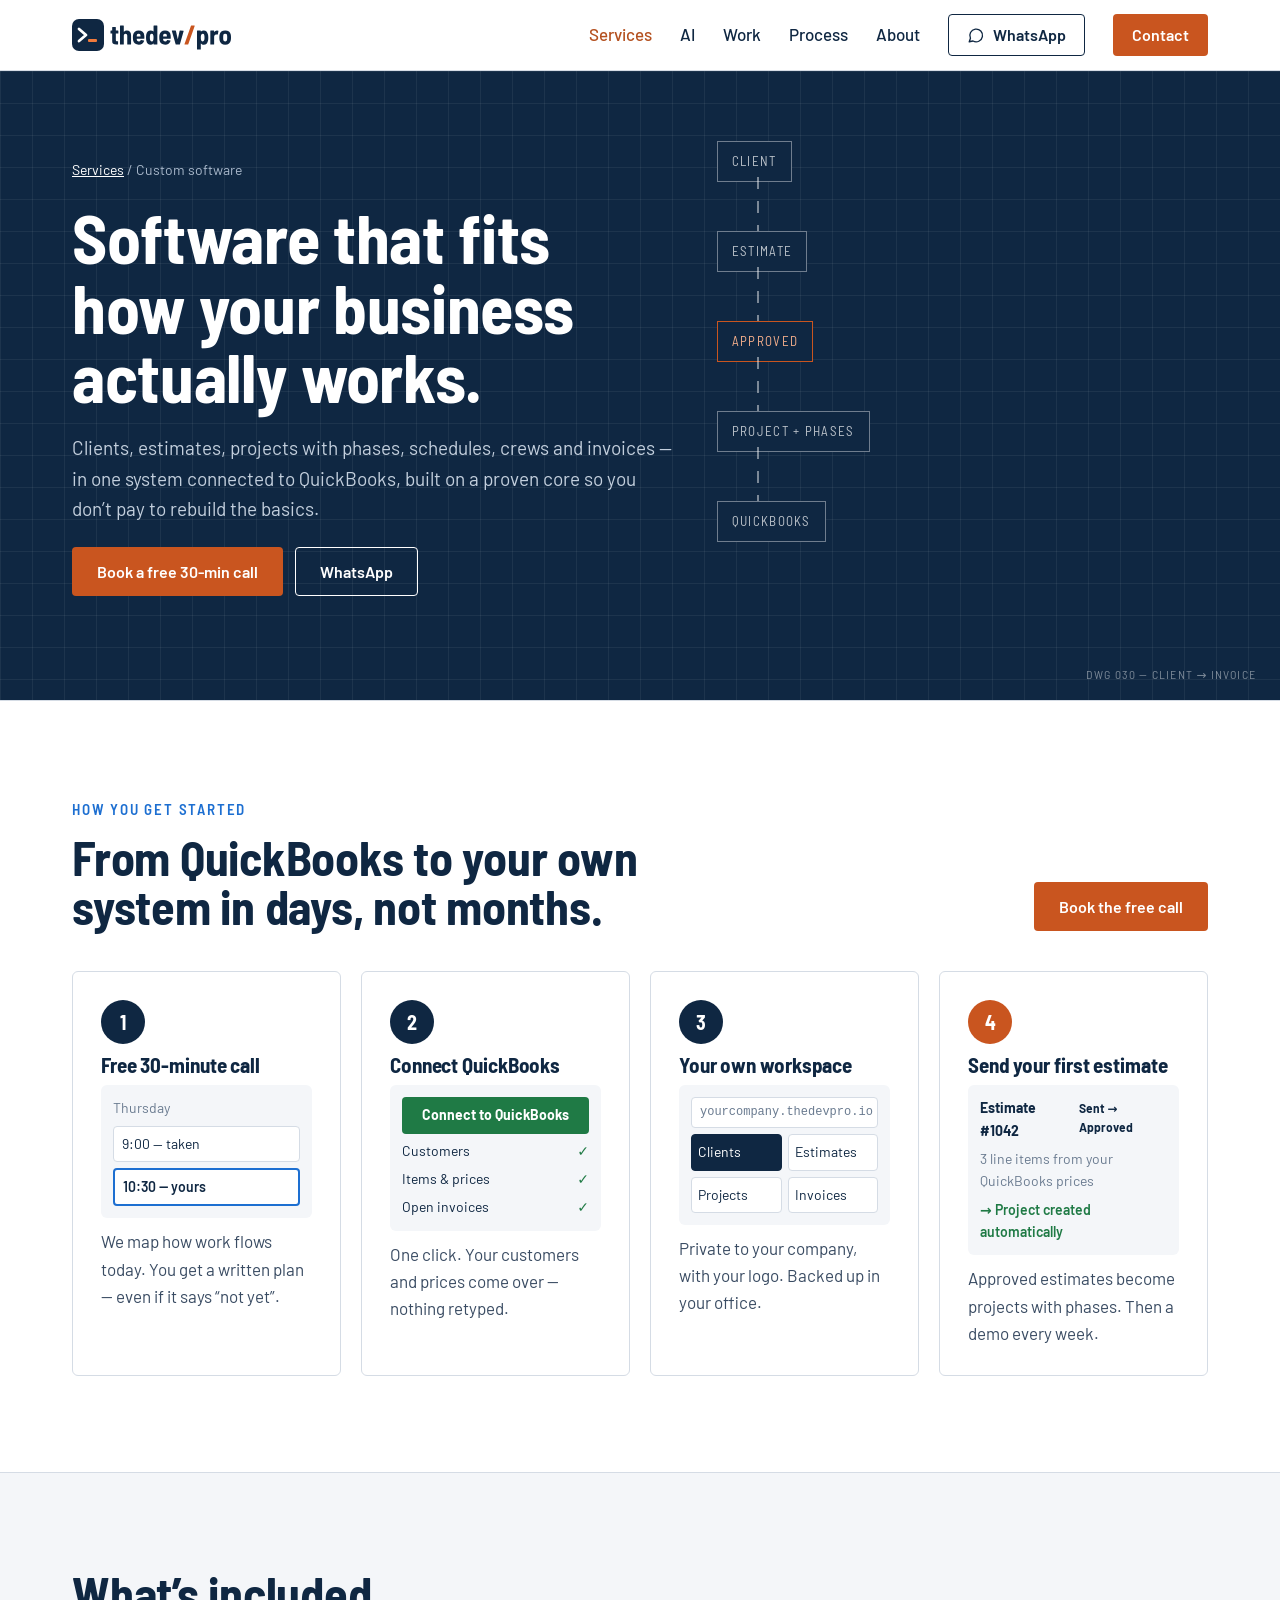
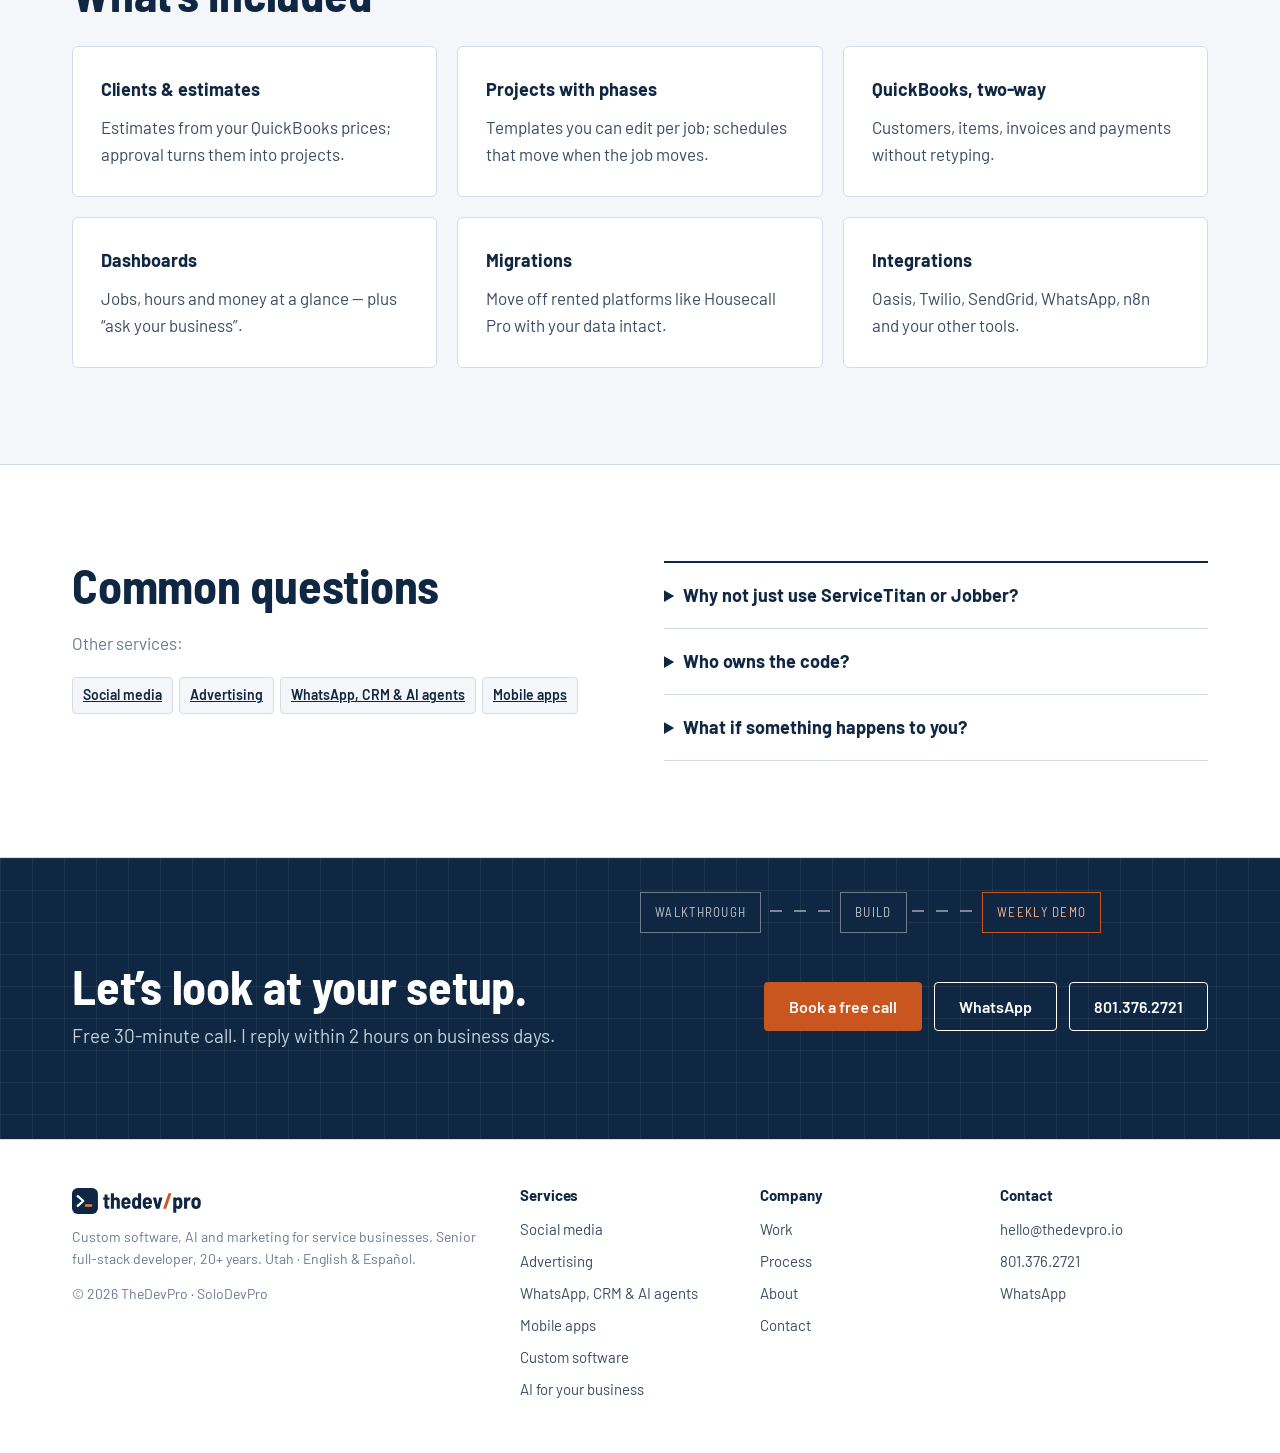
<file: services/custom-software/index.html>
<!doctype html>
<html lang="en" class="no-js">
<head>
<meta charset="utf-8">
<meta name="viewport" content="width=device-width, initial-scale=1">
<title>Custom software for service businesses — estimates, projects, QuickBooks | TheDevPro</title>
<meta name="description" content="Your own platform for clients, estimates, projects, schedules and crews, connected to QuickBooks. Built on a proven core, weekly demos, you own the code.">
<meta name="robots" content="index, follow">
<link rel="canonical" href="https://thedevpro.io/services/custom-software/">
<meta property="og:type" content="website">
<meta property="og:site_name" content="TheDevPro">
<meta property="og:title" content="Custom software for service businesses — estimates, projects, QuickBooks | TheDevPro">
<meta property="og:description" content="Your own platform for clients, estimates, projects, schedules and crews, connected to QuickBooks. Built on a proven core, weekly demos, you own the code.">
<meta property="og:url" content="https://thedevpro.io/services/custom-software/">
<meta property="og:image" content="https://thedevpro.io/assets/img/og-image.png">
<meta property="og:image:width" content="1200">
<meta property="og:image:height" content="630">
<meta name="twitter:card" content="summary_large_image">
<meta name="theme-color" content="#0F2742">
<link rel="icon" href="/favicon.ico" sizes="any">
<link rel="icon" href="/favicon.svg" type="image/svg+xml">
<link rel="apple-touch-icon" href="/apple-touch-icon.png">
<link rel="preconnect" href="https://fonts.googleapis.com">
<link rel="preconnect" href="https://fonts.gstatic.com" crossorigin>
<link href="https://fonts.googleapis.com/css2?family=Barlow:wght@400;500;600;700&family=Barlow+Semi+Condensed:wght@600;700&display=swap" rel="stylesheet">
<link rel="stylesheet" href="/assets/css/site.css">
<script src="/assets/js/site.js" defer></script>
</head>
<body>
<a class="skip" href="#main">Skip to content</a>
<header class="site-header">
<div class="wrap">
<a class="logo" href="/" aria-label="TheDevPro home"><svg xmlns="http://www.w3.org/2000/svg" viewBox="0 0 321 64" class="logo-svg" aria-hidden="true" focusable="false"><g><rect width="64" height="64" rx="14" fill="#0F2742"/><path d="M14 20 L28 32 L14 44" fill="none" stroke="#FFFFFF" stroke-width="5.5" stroke-linecap="round" stroke-linejoin="round"/><rect class="blink" x="32" y="40" width="18" height="6" rx="2" fill="#F07A3C"/></g><g transform="translate(-4 0)"><path d="M96.092 28.968H91.934Q91.664 28.968 91.664 29.238V41.388Q91.664 43.062 92.339 43.791Q93.014 44.52 94.418 44.466H95.498Q95.768 44.466 95.957 44.655Q96.146 44.844 96.146 45.114V50.352Q96.146 51.0 95.498 51.0Q94.58 51.054 92.798 51.054Q88.532 51.054 86.453 49.650000000000006Q84.374 48.246 84.374 44.358V29.238Q84.374 28.968 84.104 28.968H81.62Q81.35 28.968 81.161 28.779Q80.972 28.59 80.972 28.32V23.892Q80.972 23.622 81.161 23.433Q81.35 23.244 81.62 23.244H84.104Q84.374 23.244 84.374 22.974V16.764000000000003Q84.374 16.494 84.56299999999999 16.305Q84.752 16.116 85.022 16.116H91.016Q91.286 16.116 91.475 16.305Q91.664 16.494 91.664 16.764000000000003V22.974Q91.664 23.244 91.934 23.244H96.092Q96.362 23.244 96.55099999999999 23.433Q96.74 23.622 96.74 23.892V28.32Q96.74 28.59 96.55099999999999 28.779Q96.362 28.968 96.092 28.968Z" fill="#0F2742"/><path d="M122.12 32.316V50.352Q122.12 50.622 121.931 50.811Q121.74199999999999 51.0 121.472 51.0H115.154Q114.884 51.0 114.695 50.811Q114.506 50.622 114.506 50.352V33.396Q114.506 31.506 113.588 30.426000000000002Q112.67 29.346 111.104 29.346Q109.484 29.346 108.53899999999999 30.453Q107.594 31.56 107.594 33.45V50.352Q107.594 50.622 107.405 50.811Q107.216 51.0 106.946 51.0H100.628Q100.358 51.0 100.16900000000001 50.811Q99.98 50.622 99.98 50.352V13.847999999999999Q99.98 13.578000000000003 100.16900000000001 13.389000000000003Q100.358 13.200000000000003 100.628 13.200000000000003H106.946Q107.216 13.200000000000003 107.405 13.389000000000003Q107.594 13.578000000000003 107.594 13.847999999999999V25.404Q107.594 25.566 107.702 25.593Q107.81 25.62 107.972 25.404Q109.916 22.812 113.696 22.812Q117.638 22.812 119.879 25.323Q122.12 27.834 122.12 32.316Z" fill="#0F2742"/><path d="M148.742 36.852000000000004 148.688 38.958Q148.688 39.606 148.04 39.606H133.73Q133.46 39.606 133.46 39.876Q133.568 41.118 133.676 41.712Q133.946 43.224000000000004 134.999 44.088Q136.052 44.952 137.618 44.952Q140.264 44.897999999999996 141.29 42.522Q141.56 41.982 142.1 42.09L147.824 43.224000000000004Q148.472 43.386 148.256 44.034Q147.06799999999998 47.598 144.341 49.515Q141.614 51.432 137.618 51.432Q132.812 51.432 129.977 49.245000000000005Q127.142 47.058 126.278 42.954Q125.792 40.74 125.792 36.204Q125.792 33.612 126.116 31.830000000000002Q126.71 27.726 129.68 25.269Q132.65 22.812 137.186 22.812Q142.1 22.812 145.178 25.593Q148.256 28.374 148.57999999999998 32.91Q148.742 34.692 148.742 36.852000000000004ZM133.62199999999999 32.586Q133.46 33.558 133.46 34.638000000000005Q133.46 34.908 133.73 34.908H140.75Q141.02 34.908 141.02 34.638000000000005Q141.02 33.558 140.858 32.586Q140.642 31.128 139.67000000000002 30.237000000000002Q138.698 29.346 137.24 29.346Q135.782 29.346 134.837 30.21Q133.892 31.074 133.62199999999999 32.586Z" fill="#0F2742"/><path d="M167.75 13.200000000000003H174.068Q174.338 13.200000000000003 174.527 13.389000000000003Q174.716 13.578000000000003 174.716 13.847999999999999V50.352Q174.716 50.622 174.527 50.811Q174.338 51.0 174.068 51.0H167.75Q167.48000000000002 51.0 167.291 50.811Q167.102 50.622 167.102 50.352V49.164Q167.102 49.002 166.994 48.948Q166.886 48.894 166.77800000000002 49.056Q164.78 51.432 161.054 51.432Q154.466 51.432 152.576 42.846000000000004Q152.036 40.146 152.036 36.852000000000004Q152.036 33.936 152.522 31.182Q154.196 22.812 161.162 22.812Q163.052 22.812 164.402 23.325000000000003Q165.752 23.838 166.77800000000002 25.080000000000002Q166.886 25.242 166.994 25.188000000000002Q167.102 25.134 167.102 24.972V13.847999999999999Q167.102 13.578000000000003 167.291 13.389000000000003Q167.48000000000002 13.200000000000003 167.75 13.200000000000003ZM167.048 37.068Q167.048 34.206 166.616 32.316Q165.91400000000002 29.346 163.43 29.346Q162.18800000000002 29.346 161.37800000000001 30.102Q160.568 30.858 160.19 32.262Q159.704 33.828 159.704 37.068Q159.704 40.146 160.082 41.712Q160.784 44.897999999999996 163.43 44.897999999999996Q165.86 44.897999999999996 166.67000000000002 41.766Q167.048 40.2 167.048 37.068Z" fill="#0F2742"/><path d="M201.5 36.852000000000004 201.446 38.958Q201.446 39.606 200.798 39.606H186.488Q186.218 39.606 186.218 39.876Q186.326 41.118 186.434 41.712Q186.704 43.224000000000004 187.757 44.088Q188.81 44.952 190.376 44.952Q193.022 44.897999999999996 194.048 42.522Q194.31799999999998 41.982 194.858 42.09L200.582 43.224000000000004Q201.23 43.386 201.014 44.034Q199.826 47.598 197.099 49.515Q194.37199999999999 51.432 190.376 51.432Q185.57 51.432 182.735 49.245000000000005Q179.9 47.058 179.036 42.954Q178.54999999999998 40.74 178.54999999999998 36.204Q178.54999999999998 33.612 178.874 31.830000000000002Q179.468 27.726 182.438 25.269Q185.408 22.812 189.944 22.812Q194.858 22.812 197.936 25.593Q201.014 28.374 201.338 32.91Q201.5 34.692 201.5 36.852000000000004ZM186.38 32.586Q186.218 33.558 186.218 34.638000000000005Q186.218 34.908 186.488 34.908H193.50799999999998Q193.778 34.908 193.778 34.638000000000005Q193.778 33.558 193.61599999999999 32.586Q193.4 31.128 192.428 30.237000000000002Q191.456 29.346 189.998 29.346Q188.54 29.346 187.595 30.21Q186.65 31.074 186.38 32.586Z" fill="#0F2742"/><path d="M211.274 50.46 203.714 23.892 203.66 23.676000000000002Q203.66 23.19 204.254 23.19H211.166Q211.76 23.19 211.868 23.784L215.378 39.93Q215.432 40.146 215.54 40.146Q215.648 40.146 215.702 39.93L219.158 23.784Q219.266 23.19 219.85999999999999 23.19L226.772 23.298000000000002Q227.474 23.298000000000002 227.31199999999998 24.0L219.85999999999999 50.46Q219.69799999999998 51.0 219.10399999999998 51.0H212.02999999999997Q211.43599999999998 51.0 211.274 50.46Z" fill="#0F2742"/><path d="M229.03999999999996 50.244 241.94599999999997 13.740000000000002Q242.10799999999998 13.200000000000003 242.64799999999997 13.200000000000003H248.85799999999998Q249.182 13.200000000000003 249.344 13.389000000000003Q249.50599999999997 13.578000000000003 249.39799999999997 13.956000000000003L236.546 50.46Q236.384 51.0 235.84399999999997 51.0H229.57999999999998Q229.25599999999997 51.0 229.094 50.811Q228.932 50.622 229.03999999999996 50.244Z" fill="#C9551F"/><path d="M276.614 37.391999999999996Q276.614 40.74 276.128 43.008Q275.318 47.112 273.18499999999995 49.272000000000006Q271.05199999999996 51.432 267.488 51.432Q265.652 51.432 264.302 50.919Q262.952 50.406 261.926 49.218Q261.818 49.056 261.71 49.11Q261.602 49.164 261.602 49.326V60.396Q261.602 60.666 261.413 60.855Q261.224 61.044 260.954 61.044H254.636Q254.36599999999999 61.044 254.17699999999996 60.855Q253.98799999999997 60.666 253.98799999999997 60.396V23.892Q253.98799999999997 23.622 254.17699999999996 23.433Q254.36599999999999 23.244 254.636 23.244H260.954Q261.224 23.244 261.413 23.433Q261.602 23.622 261.602 23.892V24.972Q261.602 25.134 261.71 25.188000000000002Q261.818 25.242 261.926 25.134Q263.924 22.812 267.65 22.812Q274.18399999999997 22.812 276.07399999999996 31.344Q276.614 33.774 276.614 37.391999999999996ZM269.0 37.122Q269.0 34.367999999999995 268.568 32.478Q268.24399999999997 31.02 267.407 30.183Q266.57 29.346 265.21999999999997 29.346Q262.736 29.346 262.034 32.478Q261.602 34.044 261.602 37.122Q261.602 40.038 262.034 41.928Q262.736 44.897999999999996 265.21999999999997 44.897999999999996Q267.65 44.897999999999996 268.514 41.982Q269.0 40.2 269.0 37.122Z" fill="#0F2742"/><path d="M296.486 23.514Q296.918 23.784 296.81 24.378L295.72999999999996 30.588Q295.676 31.236 294.974 30.966Q294.10999999999996 30.75 293.40799999999996 30.75Q292.76 30.75 292.00399999999996 30.912Q290.438 31.128 289.35799999999995 32.424Q288.27799999999996 33.72 288.27799999999996 35.556V50.352Q288.27799999999996 50.622 288.08899999999994 50.811Q287.9 51.0 287.63 51.0H281.31199999999995Q281.042 51.0 280.85299999999995 50.811Q280.664 50.622 280.664 50.352V23.892Q280.664 23.622 280.85299999999995 23.433Q281.042 23.244 281.31199999999995 23.244H287.63Q287.9 23.244 288.08899999999994 23.433Q288.27799999999996 23.622 288.27799999999996 23.892V26.052Q288.27799999999996 26.268 288.359 26.295Q288.44 26.322 288.548 26.16Q290.438 22.866 293.84 22.866Q295.298 22.866 296.486 23.514Z" fill="#0F2742"/><path d="M299.132 42.63Q298.7 40.146 298.7 37.068Q298.7 33.936 299.132 31.506Q299.726 27.51 302.723 25.161Q305.72 22.812 310.418 22.812Q315.062 22.812 318.005 25.161Q320.948 27.51 321.596 31.506Q322.028 33.936 322.028 37.068Q322.028 40.092 321.596 42.576Q321.002 46.734 318.05899999999997 49.083Q315.116 51.432 310.418 51.432Q305.72 51.432 302.723 49.083Q299.726 46.734 299.132 42.63ZM314.144 41.496Q314.414 39.228 314.414 37.068Q314.414 34.854 314.144 32.694Q313.874 31.128 312.875 30.237000000000002Q311.876 29.346 310.364 29.346Q308.906 29.346 307.90700000000004 30.237000000000002Q306.908 31.128 306.638 32.694Q306.368 34.314 306.368 37.068Q306.368 39.768 306.584 41.496Q306.908 43.062 307.93399999999997 43.98Q308.96 44.897999999999996 310.418 44.897999999999996Q311.822 44.897999999999996 312.821 43.98Q313.82 43.062 314.144 41.496Z" fill="#0F2742"/></g></svg></a>
<button class="nav-toggle" type="button" aria-controls="site-nav" aria-expanded="false" aria-label="Open menu"><svg width="20" height="20" viewBox="0 0 24 24" fill="none" stroke="currentColor" stroke-width="2" stroke-linecap="round" aria-hidden="true"><path d="M4 7h16M4 12h16M4 17h16"/></svg></button>
<nav class="nav" id="site-nav" aria-label="Main">
<div class="dropdown"><a href="/services/" aria-current="page">Services</a><div class="dropdown-menu"><a href="/services/social-media/">Social media</a><a href="/services/advertising/">Advertising</a><a href="/services/whatsapp-crm-ai-agents/">WhatsApp, CRM & AI agents</a><a href="/services/mobile-apps/">Mobile apps</a><a href="/services/custom-software/">Custom software</a></div></div>
<a href="/ai/">AI</a>
<a href="/work/">Work</a>
<a href="/process/">Process</a>
<a href="/about/">About</a>
<a class="btn btn-outline" href="https://wa.me/18013762721?text=Hi%20Daniel%2C%20I%27d%20like%20to%20talk%20about%20my%20business." rel="noopener"><svg width="18" height="18" viewBox="0 0 24 24" fill="none" stroke="currentColor" stroke-width="1.8" stroke-linecap="round" stroke-linejoin="round" aria-hidden="true"><path d="M3 21l1.6-4.6A8.5 8.5 0 1 1 8 20z"/></svg> WhatsApp</a>
<a class="btn btn-primary" href="/contact/">Contact</a>
</nav>
</div>
</header>
<main id="main">
<section class="sec-dark dark-hero">
<div class="bp" aria-hidden="true"><div class="bn" style="left:56%;top:70px">CLIENT</div><div class="wire-v" style="left:calc(56% + 40px);top:106px;height:54px"></div><div class="bn" style="left:56%;top:160px">ESTIMATE</div><div class="wire-v" style="left:calc(56% + 40px);top:196px;height:54px"></div><div class="bn hot" style="left:56%;top:250px">APPROVED</div><div class="wire-v" style="left:calc(56% + 40px);top:286px;height:54px"></div><div class="bn" style="left:56%;top:340px">PROJECT + PHASES</div><div class="wire-v" style="left:calc(56% + 40px);top:376px;height:54px"></div><div class="bn" style="left:56%;top:430px">QUICKBOOKS</div><div class="tag">DWG 030 — CLIENT → INVOICE</div></div>
<div class="wrap"><div class="copy">
<nav aria-label="Breadcrumb" class="small" style="color:var(--on-dark-2)"><a href="/services/">Services</a> / Custom software</nav>
<h1>Software that fits how your business actually works.</h1>
<p class="lede">Clients, estimates, projects with phases, schedules, crews and invoices — in one system connected to QuickBooks, built on a proven core so you don’t pay to rebuild the basics.</p>
<div class="row"><a class="btn btn-primary" href="/contact/">Book a free 30-min call</a><a class="btn btn-light" href="https://wa.me/18013762721?text=Hi%20Daniel%2C%20I%27d%20like%20to%20talk%20about%20my%20business." rel="noopener">WhatsApp</a></div>
</div></div>
</section>
<section class="sec sec-white" aria-labelledby="start-h">
<div class="wrap">
<div class="sec-head"><div><span class="eyebrow blue">How you get started</span><h2 id="start-h">From QuickBooks to your own system in days, not months.</h2></div><a class="btn btn-primary" href="/contact/">Book the free call</a></div>
<ol class="grid g4 lit" style="list-style:none;margin:0;padding:0">
<li class="card"><span class="num">1</span><h3 style="font-size:21px">Free 30-minute call</h3>
<div class="step-mini"><span class="muted">Thursday</span><span class="slot">9:00 — taken</span><span class="slot pick">10:30 — yours</span></div>
<p>We map how work flows today. You get a written plan — even if it says “not yet”.</p></li>
<li class="card"><span class="num">2</span><h3 style="font-size:21px">Connect QuickBooks</h3>
<div class="step-mini"><span class="qb-btn">Connect to QuickBooks</span><span>Customers <b class="ck" style="animation-delay:2.8s">✓</b></span><span>Items &amp; prices <b class="ck" style="animation-delay:3.4s">✓</b></span><span>Open invoices <b class="ck" style="animation-delay:4s">✓</b></span></div>
<p>One click. Your customers and prices come over — nothing retyped.</p></li>
<li class="card"><span class="num">3</span><h3 style="font-size:21px">Your own workspace</h3>
<div class="step-mini"><span class="url">yourcompany.thedevpro.io</span><div class="tiles"><span>Clients</span><span>Estimates</span><span>Projects</span><span>Invoices</span></div></div>
<p>Private to your company, with your logo. Backed up in your office.</p></li>
<li class="card"><span class="num hot">4</span><h3 style="font-size:21px">Send your first estimate</h3>
<div class="step-mini"><span style="display:flex;justify-content:space-between;gap:8px"><b>Estimate #1042</b><span class="status">Sent → Approved</span></span><span class="muted">3 line items from your QuickBooks prices</span><span style="color:var(--done);font-weight:600">→ Project created automatically</span></div>
<p>Approved estimates become projects with phases. Then a demo every week.</p></li>
</ol>
</div>
</section>

<section class="sec" aria-labelledby="inc-h"><div class="wrap">
<h2 id="inc-h" style="margin-bottom:28px">What’s included</h2>
<div class="grid g3"><div class="card reveal"><b style="font-size:18px">Clients & estimates</b><p>Estimates from your QuickBooks prices; approval turns them into projects.</p></div><div class="card reveal"><b style="font-size:18px">Projects with phases</b><p>Templates you can edit per job; schedules that move when the job moves.</p></div><div class="card reveal"><b style="font-size:18px">QuickBooks, two-way</b><p>Customers, items, invoices and payments without retyping.</p></div><div class="card reveal"><b style="font-size:18px">Dashboards</b><p>Jobs, hours and money at a glance — plus “ask your business”.</p></div><div class="card reveal"><b style="font-size:18px">Migrations</b><p>Move off rented platforms like Housecall Pro with your data intact.</p></div><div class="card reveal"><b style="font-size:18px">Integrations</b><p>Oasis, Twilio, SendGrid, WhatsApp, n8n and your other tools.</p></div></div>
</div></section>

<section class="sec sec-white" aria-labelledby="faq-h"><div class="wrap grid g2" style="gap:48px">
<div class="stack"><h2 id="faq-h">Common questions</h2><p class="muted">Other services:</p><div class="chips"><a class="chip" href="/services/social-media/">Social media</a><a class="chip" href="/services/advertising/">Advertising</a><a class="chip" href="/services/whatsapp-crm-ai-agents/">WhatsApp, CRM & AI agents</a><a class="chip" href="/services/mobile-apps/">Mobile apps</a></div></div>
<div style="border-top:2px solid var(--ink)"><details><summary>Why not just use ServiceTitan or Jobber?</summary><p>If they fit, use them. Custom makes sense when your process doesn’t fit a template or you’re paying for tools that don’t talk.</p></details><details><summary>Who owns the code?</summary><p>You do, with shared rights: you can keep, change or sell it, and I can reuse the general parts.</p></details><details><summary>What if something happens to you?</summary><p>Your system runs on a server you control, with backups in your office and documentation another developer can follow.</p></details></div>
</div></section>
<section class="sec-dark">
<div class="bp" aria-hidden="true">
<div class="bn" style="left:50%;top:34px">WALKTHROUGH</div>
<div class="wire-h" style="left:calc(50% + 130px);width:70px;top:52px"></div>
<div class="bn" style="left:calc(50% + 200px);top:34px">BUILD</div>
<div class="wire-h" style="left:calc(50% + 272px);width:70px;top:52px"></div>
<div class="bn hot" style="left:calc(50% + 342px);top:34px">WEEKLY DEMO</div>
</div>
<div class="wrap" style="padding-top:104px;padding-bottom:88px;display:flex;justify-content:space-between;align-items:center;gap:32px;flex-wrap:wrap">
<div class="stack" style="gap:10px"><h2>Let’s look at your setup.</h2><p class="lede">Free 30-minute call. I reply within 2 hours on business days.</p></div>
<div class="row"><a class="btn btn-primary" href="/contact/">Book a free call</a><a class="btn btn-light" href="https://wa.me/18013762721?text=Hi%20Daniel%2C%20I%27d%20like%20to%20talk%20about%20my%20business." rel="noopener">WhatsApp</a><a class="btn btn-light" href="tel:+18013762721">801.376.2721</a></div>
</div>
</section>
</main>
<footer class="site-footer">
<div class="wrap">
<div class="stack" style="gap:12px">
<img src="/assets/brand/logo.svg" alt="TheDevPro" width="131" height="26" style="height:26px;width:auto;align-self:flex-start">
<p class="muted small">Custom software, AI and marketing for service businesses. Senior full-stack developer, 20+ years. Utah · English &amp; Español.</p>
<p class="small muted">© 2026 TheDevPro · SoloDevPro</p>
</div>
<div><h2>Services</h2><a href="/services/social-media/">Social media</a><a href="/services/advertising/">Advertising</a><a href="/services/whatsapp-crm-ai-agents/">WhatsApp, CRM & AI agents</a><a href="/services/mobile-apps/">Mobile apps</a><a href="/services/custom-software/">Custom software</a><a href="/ai/">AI for your business</a></div>
<div><h2>Company</h2><a href="/work/">Work</a><a href="/process/">Process</a><a href="/about/">About</a><a href="/contact/">Contact</a></div>
<div><h2>Contact</h2><a href="mailto:hello@thedevpro.io?subject=New%20project&cc=dkalasic%40gmail.com">hello@thedevpro.io</a><a href="tel:+18013762721">801.376.2721</a><a href="https://wa.me/18013762721?text=Hi%20Daniel%2C%20I%27d%20like%20to%20talk%20about%20my%20business." rel="noopener">WhatsApp</a></div>
</div>
</footer>
<nav class="qbar" aria-label="Quick contact"><a href="https://wa.me/18013762721?text=Hi%20Daniel%2C%20I%27d%20like%20to%20talk%20about%20my%20business." rel="noopener">WhatsApp</a><a href="tel:+18013762721">Call</a><a href="mailto:hello@thedevpro.io?subject=New%20project&cc=dkalasic%40gmail.com">Email</a></nav>
</body>
</html>
</file>
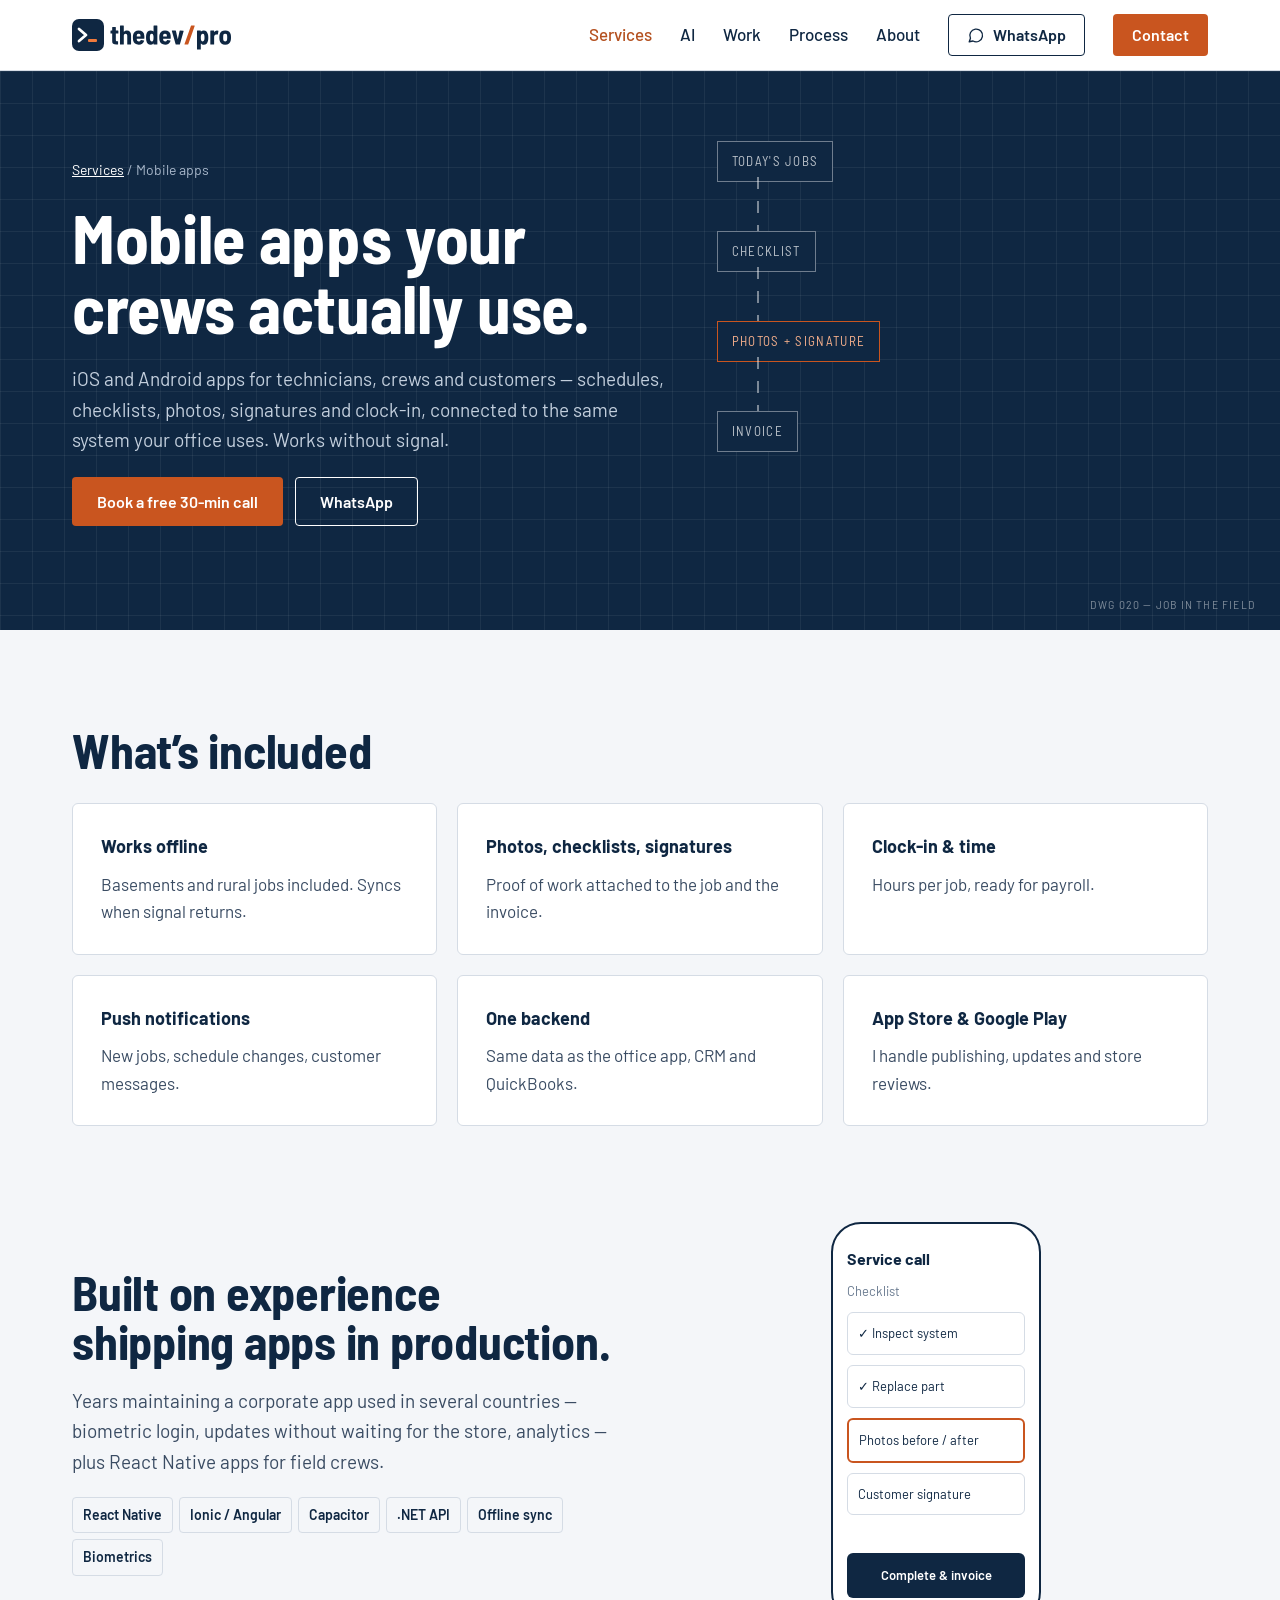
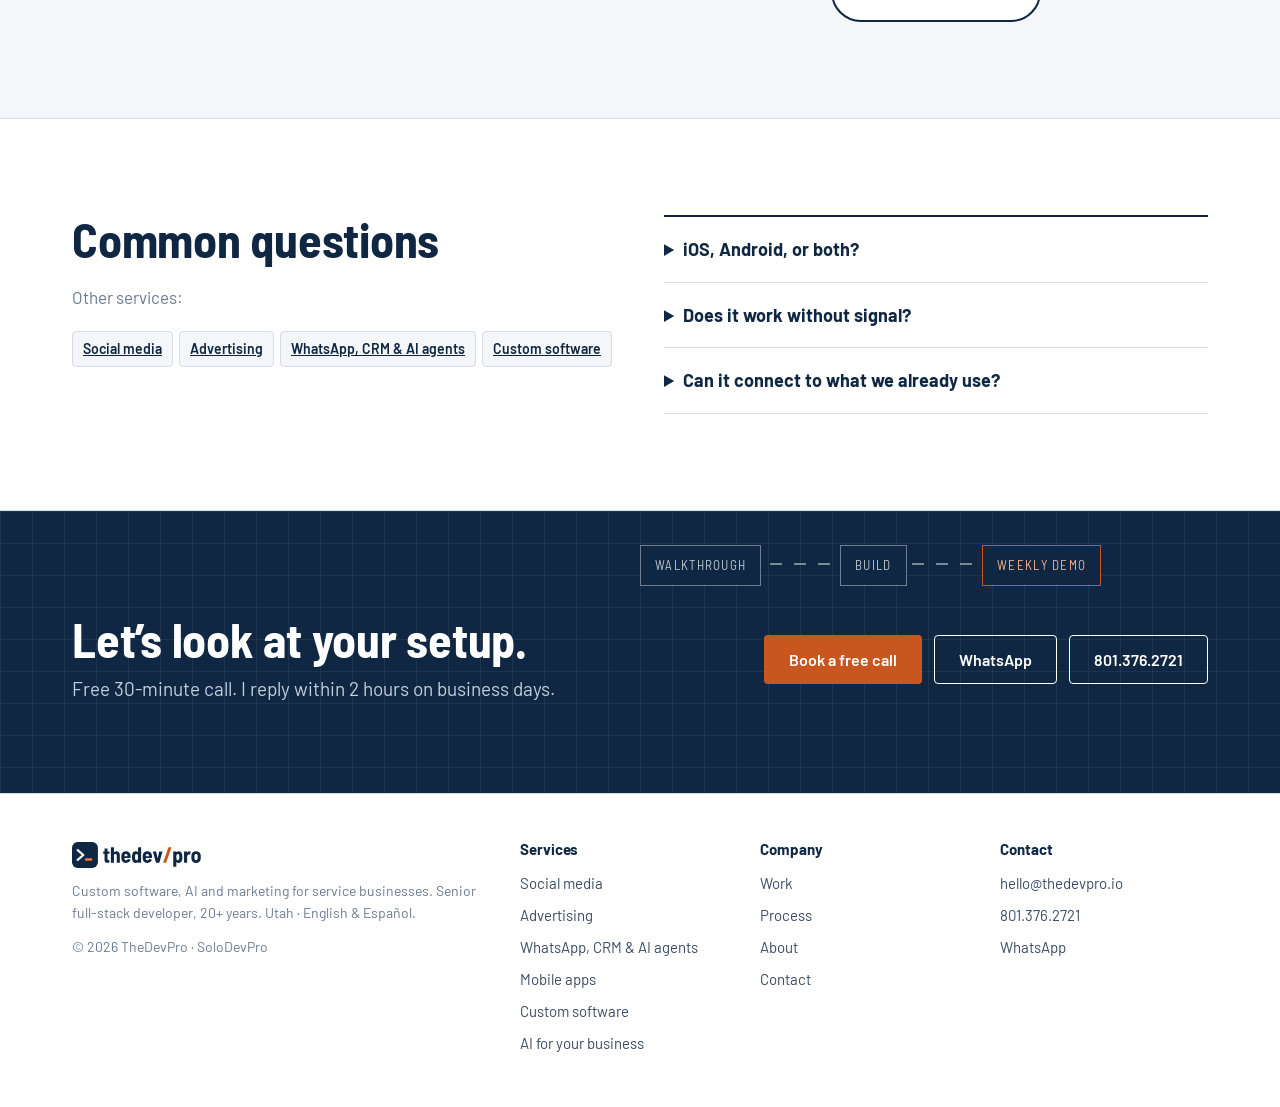
<file: services/mobile-apps/index.html>
<!doctype html>
<html lang="en" class="no-js">
<head>
<meta charset="utf-8">
<meta name="viewport" content="width=device-width, initial-scale=1">
<title>Mobile apps for crews and customers — iOS & Android | TheDevPro</title>
<meta name="description" content="iOS and Android apps for technicians and crews: schedules, checklists, photos, signatures and clock-in, connected to your office system. Works offline.">
<meta name="robots" content="index, follow">
<link rel="canonical" href="https://thedevpro.io/services/mobile-apps/">
<meta property="og:type" content="website">
<meta property="og:site_name" content="TheDevPro">
<meta property="og:title" content="Mobile apps for crews and customers — iOS & Android | TheDevPro">
<meta property="og:description" content="iOS and Android apps for technicians and crews: schedules, checklists, photos, signatures and clock-in, connected to your office system. Works offline.">
<meta property="og:url" content="https://thedevpro.io/services/mobile-apps/">
<meta property="og:image" content="https://thedevpro.io/assets/img/og-image.png">
<meta property="og:image:width" content="1200">
<meta property="og:image:height" content="630">
<meta name="twitter:card" content="summary_large_image">
<meta name="theme-color" content="#0F2742">
<link rel="icon" href="/favicon.ico" sizes="any">
<link rel="icon" href="/favicon.svg" type="image/svg+xml">
<link rel="apple-touch-icon" href="/apple-touch-icon.png">
<link rel="preconnect" href="https://fonts.googleapis.com">
<link rel="preconnect" href="https://fonts.gstatic.com" crossorigin>
<link href="https://fonts.googleapis.com/css2?family=Barlow:wght@400;500;600;700&family=Barlow+Semi+Condensed:wght@600;700&display=swap" rel="stylesheet">
<link rel="stylesheet" href="/assets/css/site.css">
<script src="/assets/js/site.js" defer></script>
</head>
<body>
<a class="skip" href="#main">Skip to content</a>
<header class="site-header">
<div class="wrap">
<a class="logo" href="/" aria-label="TheDevPro home"><svg xmlns="http://www.w3.org/2000/svg" viewBox="0 0 321 64" class="logo-svg" aria-hidden="true" focusable="false"><g><rect width="64" height="64" rx="14" fill="#0F2742"/><path d="M14 20 L28 32 L14 44" fill="none" stroke="#FFFFFF" stroke-width="5.5" stroke-linecap="round" stroke-linejoin="round"/><rect class="blink" x="32" y="40" width="18" height="6" rx="2" fill="#F07A3C"/></g><g transform="translate(-4 0)"><path d="M96.092 28.968H91.934Q91.664 28.968 91.664 29.238V41.388Q91.664 43.062 92.339 43.791Q93.014 44.52 94.418 44.466H95.498Q95.768 44.466 95.957 44.655Q96.146 44.844 96.146 45.114V50.352Q96.146 51.0 95.498 51.0Q94.58 51.054 92.798 51.054Q88.532 51.054 86.453 49.650000000000006Q84.374 48.246 84.374 44.358V29.238Q84.374 28.968 84.104 28.968H81.62Q81.35 28.968 81.161 28.779Q80.972 28.59 80.972 28.32V23.892Q80.972 23.622 81.161 23.433Q81.35 23.244 81.62 23.244H84.104Q84.374 23.244 84.374 22.974V16.764000000000003Q84.374 16.494 84.56299999999999 16.305Q84.752 16.116 85.022 16.116H91.016Q91.286 16.116 91.475 16.305Q91.664 16.494 91.664 16.764000000000003V22.974Q91.664 23.244 91.934 23.244H96.092Q96.362 23.244 96.55099999999999 23.433Q96.74 23.622 96.74 23.892V28.32Q96.74 28.59 96.55099999999999 28.779Q96.362 28.968 96.092 28.968Z" fill="#0F2742"/><path d="M122.12 32.316V50.352Q122.12 50.622 121.931 50.811Q121.74199999999999 51.0 121.472 51.0H115.154Q114.884 51.0 114.695 50.811Q114.506 50.622 114.506 50.352V33.396Q114.506 31.506 113.588 30.426000000000002Q112.67 29.346 111.104 29.346Q109.484 29.346 108.53899999999999 30.453Q107.594 31.56 107.594 33.45V50.352Q107.594 50.622 107.405 50.811Q107.216 51.0 106.946 51.0H100.628Q100.358 51.0 100.16900000000001 50.811Q99.98 50.622 99.98 50.352V13.847999999999999Q99.98 13.578000000000003 100.16900000000001 13.389000000000003Q100.358 13.200000000000003 100.628 13.200000000000003H106.946Q107.216 13.200000000000003 107.405 13.389000000000003Q107.594 13.578000000000003 107.594 13.847999999999999V25.404Q107.594 25.566 107.702 25.593Q107.81 25.62 107.972 25.404Q109.916 22.812 113.696 22.812Q117.638 22.812 119.879 25.323Q122.12 27.834 122.12 32.316Z" fill="#0F2742"/><path d="M148.742 36.852000000000004 148.688 38.958Q148.688 39.606 148.04 39.606H133.73Q133.46 39.606 133.46 39.876Q133.568 41.118 133.676 41.712Q133.946 43.224000000000004 134.999 44.088Q136.052 44.952 137.618 44.952Q140.264 44.897999999999996 141.29 42.522Q141.56 41.982 142.1 42.09L147.824 43.224000000000004Q148.472 43.386 148.256 44.034Q147.06799999999998 47.598 144.341 49.515Q141.614 51.432 137.618 51.432Q132.812 51.432 129.977 49.245000000000005Q127.142 47.058 126.278 42.954Q125.792 40.74 125.792 36.204Q125.792 33.612 126.116 31.830000000000002Q126.71 27.726 129.68 25.269Q132.65 22.812 137.186 22.812Q142.1 22.812 145.178 25.593Q148.256 28.374 148.57999999999998 32.91Q148.742 34.692 148.742 36.852000000000004ZM133.62199999999999 32.586Q133.46 33.558 133.46 34.638000000000005Q133.46 34.908 133.73 34.908H140.75Q141.02 34.908 141.02 34.638000000000005Q141.02 33.558 140.858 32.586Q140.642 31.128 139.67000000000002 30.237000000000002Q138.698 29.346 137.24 29.346Q135.782 29.346 134.837 30.21Q133.892 31.074 133.62199999999999 32.586Z" fill="#0F2742"/><path d="M167.75 13.200000000000003H174.068Q174.338 13.200000000000003 174.527 13.389000000000003Q174.716 13.578000000000003 174.716 13.847999999999999V50.352Q174.716 50.622 174.527 50.811Q174.338 51.0 174.068 51.0H167.75Q167.48000000000002 51.0 167.291 50.811Q167.102 50.622 167.102 50.352V49.164Q167.102 49.002 166.994 48.948Q166.886 48.894 166.77800000000002 49.056Q164.78 51.432 161.054 51.432Q154.466 51.432 152.576 42.846000000000004Q152.036 40.146 152.036 36.852000000000004Q152.036 33.936 152.522 31.182Q154.196 22.812 161.162 22.812Q163.052 22.812 164.402 23.325000000000003Q165.752 23.838 166.77800000000002 25.080000000000002Q166.886 25.242 166.994 25.188000000000002Q167.102 25.134 167.102 24.972V13.847999999999999Q167.102 13.578000000000003 167.291 13.389000000000003Q167.48000000000002 13.200000000000003 167.75 13.200000000000003ZM167.048 37.068Q167.048 34.206 166.616 32.316Q165.91400000000002 29.346 163.43 29.346Q162.18800000000002 29.346 161.37800000000001 30.102Q160.568 30.858 160.19 32.262Q159.704 33.828 159.704 37.068Q159.704 40.146 160.082 41.712Q160.784 44.897999999999996 163.43 44.897999999999996Q165.86 44.897999999999996 166.67000000000002 41.766Q167.048 40.2 167.048 37.068Z" fill="#0F2742"/><path d="M201.5 36.852000000000004 201.446 38.958Q201.446 39.606 200.798 39.606H186.488Q186.218 39.606 186.218 39.876Q186.326 41.118 186.434 41.712Q186.704 43.224000000000004 187.757 44.088Q188.81 44.952 190.376 44.952Q193.022 44.897999999999996 194.048 42.522Q194.31799999999998 41.982 194.858 42.09L200.582 43.224000000000004Q201.23 43.386 201.014 44.034Q199.826 47.598 197.099 49.515Q194.37199999999999 51.432 190.376 51.432Q185.57 51.432 182.735 49.245000000000005Q179.9 47.058 179.036 42.954Q178.54999999999998 40.74 178.54999999999998 36.204Q178.54999999999998 33.612 178.874 31.830000000000002Q179.468 27.726 182.438 25.269Q185.408 22.812 189.944 22.812Q194.858 22.812 197.936 25.593Q201.014 28.374 201.338 32.91Q201.5 34.692 201.5 36.852000000000004ZM186.38 32.586Q186.218 33.558 186.218 34.638000000000005Q186.218 34.908 186.488 34.908H193.50799999999998Q193.778 34.908 193.778 34.638000000000005Q193.778 33.558 193.61599999999999 32.586Q193.4 31.128 192.428 30.237000000000002Q191.456 29.346 189.998 29.346Q188.54 29.346 187.595 30.21Q186.65 31.074 186.38 32.586Z" fill="#0F2742"/><path d="M211.274 50.46 203.714 23.892 203.66 23.676000000000002Q203.66 23.19 204.254 23.19H211.166Q211.76 23.19 211.868 23.784L215.378 39.93Q215.432 40.146 215.54 40.146Q215.648 40.146 215.702 39.93L219.158 23.784Q219.266 23.19 219.85999999999999 23.19L226.772 23.298000000000002Q227.474 23.298000000000002 227.31199999999998 24.0L219.85999999999999 50.46Q219.69799999999998 51.0 219.10399999999998 51.0H212.02999999999997Q211.43599999999998 51.0 211.274 50.46Z" fill="#0F2742"/><path d="M229.03999999999996 50.244 241.94599999999997 13.740000000000002Q242.10799999999998 13.200000000000003 242.64799999999997 13.200000000000003H248.85799999999998Q249.182 13.200000000000003 249.344 13.389000000000003Q249.50599999999997 13.578000000000003 249.39799999999997 13.956000000000003L236.546 50.46Q236.384 51.0 235.84399999999997 51.0H229.57999999999998Q229.25599999999997 51.0 229.094 50.811Q228.932 50.622 229.03999999999996 50.244Z" fill="#C9551F"/><path d="M276.614 37.391999999999996Q276.614 40.74 276.128 43.008Q275.318 47.112 273.18499999999995 49.272000000000006Q271.05199999999996 51.432 267.488 51.432Q265.652 51.432 264.302 50.919Q262.952 50.406 261.926 49.218Q261.818 49.056 261.71 49.11Q261.602 49.164 261.602 49.326V60.396Q261.602 60.666 261.413 60.855Q261.224 61.044 260.954 61.044H254.636Q254.36599999999999 61.044 254.17699999999996 60.855Q253.98799999999997 60.666 253.98799999999997 60.396V23.892Q253.98799999999997 23.622 254.17699999999996 23.433Q254.36599999999999 23.244 254.636 23.244H260.954Q261.224 23.244 261.413 23.433Q261.602 23.622 261.602 23.892V24.972Q261.602 25.134 261.71 25.188000000000002Q261.818 25.242 261.926 25.134Q263.924 22.812 267.65 22.812Q274.18399999999997 22.812 276.07399999999996 31.344Q276.614 33.774 276.614 37.391999999999996ZM269.0 37.122Q269.0 34.367999999999995 268.568 32.478Q268.24399999999997 31.02 267.407 30.183Q266.57 29.346 265.21999999999997 29.346Q262.736 29.346 262.034 32.478Q261.602 34.044 261.602 37.122Q261.602 40.038 262.034 41.928Q262.736 44.897999999999996 265.21999999999997 44.897999999999996Q267.65 44.897999999999996 268.514 41.982Q269.0 40.2 269.0 37.122Z" fill="#0F2742"/><path d="M296.486 23.514Q296.918 23.784 296.81 24.378L295.72999999999996 30.588Q295.676 31.236 294.974 30.966Q294.10999999999996 30.75 293.40799999999996 30.75Q292.76 30.75 292.00399999999996 30.912Q290.438 31.128 289.35799999999995 32.424Q288.27799999999996 33.72 288.27799999999996 35.556V50.352Q288.27799999999996 50.622 288.08899999999994 50.811Q287.9 51.0 287.63 51.0H281.31199999999995Q281.042 51.0 280.85299999999995 50.811Q280.664 50.622 280.664 50.352V23.892Q280.664 23.622 280.85299999999995 23.433Q281.042 23.244 281.31199999999995 23.244H287.63Q287.9 23.244 288.08899999999994 23.433Q288.27799999999996 23.622 288.27799999999996 23.892V26.052Q288.27799999999996 26.268 288.359 26.295Q288.44 26.322 288.548 26.16Q290.438 22.866 293.84 22.866Q295.298 22.866 296.486 23.514Z" fill="#0F2742"/><path d="M299.132 42.63Q298.7 40.146 298.7 37.068Q298.7 33.936 299.132 31.506Q299.726 27.51 302.723 25.161Q305.72 22.812 310.418 22.812Q315.062 22.812 318.005 25.161Q320.948 27.51 321.596 31.506Q322.028 33.936 322.028 37.068Q322.028 40.092 321.596 42.576Q321.002 46.734 318.05899999999997 49.083Q315.116 51.432 310.418 51.432Q305.72 51.432 302.723 49.083Q299.726 46.734 299.132 42.63ZM314.144 41.496Q314.414 39.228 314.414 37.068Q314.414 34.854 314.144 32.694Q313.874 31.128 312.875 30.237000000000002Q311.876 29.346 310.364 29.346Q308.906 29.346 307.90700000000004 30.237000000000002Q306.908 31.128 306.638 32.694Q306.368 34.314 306.368 37.068Q306.368 39.768 306.584 41.496Q306.908 43.062 307.93399999999997 43.98Q308.96 44.897999999999996 310.418 44.897999999999996Q311.822 44.897999999999996 312.821 43.98Q313.82 43.062 314.144 41.496Z" fill="#0F2742"/></g></svg></a>
<button class="nav-toggle" type="button" aria-controls="site-nav" aria-expanded="false" aria-label="Open menu"><svg width="20" height="20" viewBox="0 0 24 24" fill="none" stroke="currentColor" stroke-width="2" stroke-linecap="round" aria-hidden="true"><path d="M4 7h16M4 12h16M4 17h16"/></svg></button>
<nav class="nav" id="site-nav" aria-label="Main">
<div class="dropdown"><a href="/services/" aria-current="page">Services</a><div class="dropdown-menu"><a href="/services/social-media/">Social media</a><a href="/services/advertising/">Advertising</a><a href="/services/whatsapp-crm-ai-agents/">WhatsApp, CRM & AI agents</a><a href="/services/mobile-apps/">Mobile apps</a><a href="/services/custom-software/">Custom software</a></div></div>
<a href="/ai/">AI</a>
<a href="/work/">Work</a>
<a href="/process/">Process</a>
<a href="/about/">About</a>
<a class="btn btn-outline" href="https://wa.me/18013762721?text=Hi%20Daniel%2C%20I%27d%20like%20to%20talk%20about%20my%20business." rel="noopener"><svg width="18" height="18" viewBox="0 0 24 24" fill="none" stroke="currentColor" stroke-width="1.8" stroke-linecap="round" stroke-linejoin="round" aria-hidden="true"><path d="M3 21l1.6-4.6A8.5 8.5 0 1 1 8 20z"/></svg> WhatsApp</a>
<a class="btn btn-primary" href="/contact/">Contact</a>
</nav>
</div>
</header>
<main id="main">
<section class="sec-dark dark-hero">
<div class="bp" aria-hidden="true"><div class="bn" style="left:56%;top:70px">TODAY'S JOBS</div><div class="wire-v" style="left:calc(56% + 40px);top:106px;height:54px"></div><div class="bn" style="left:56%;top:160px">CHECKLIST</div><div class="wire-v" style="left:calc(56% + 40px);top:196px;height:54px"></div><div class="bn hot" style="left:56%;top:250px">PHOTOS + SIGNATURE</div><div class="wire-v" style="left:calc(56% + 40px);top:286px;height:54px"></div><div class="bn" style="left:56%;top:340px">INVOICE</div><div class="tag">DWG 020 — JOB IN THE FIELD</div></div>
<div class="wrap"><div class="copy">
<nav aria-label="Breadcrumb" class="small" style="color:var(--on-dark-2)"><a href="/services/">Services</a> / Mobile apps</nav>
<h1>Mobile apps your crews actually use.</h1>
<p class="lede">iOS and Android apps for technicians, crews and customers — schedules, checklists, photos, signatures and clock-in, connected to the same system your office uses. Works without signal.</p>
<div class="row"><a class="btn btn-primary" href="/contact/">Book a free 30-min call</a><a class="btn btn-light" href="https://wa.me/18013762721?text=Hi%20Daniel%2C%20I%27d%20like%20to%20talk%20about%20my%20business." rel="noopener">WhatsApp</a></div>
</div></div>
</section>

<section class="sec" aria-labelledby="inc-h"><div class="wrap">
<h2 id="inc-h" style="margin-bottom:28px">What’s included</h2>
<div class="grid g3"><div class="card reveal"><b style="font-size:18px">Works offline</b><p>Basements and rural jobs included. Syncs when signal returns.</p></div><div class="card reveal"><b style="font-size:18px">Photos, checklists, signatures</b><p>Proof of work attached to the job and the invoice.</p></div><div class="card reveal"><b style="font-size:18px">Clock-in & time</b><p>Hours per job, ready for payroll.</p></div><div class="card reveal"><b style="font-size:18px">Push notifications</b><p>New jobs, schedule changes, customer messages.</p></div><div class="card reveal"><b style="font-size:18px">One backend</b><p>Same data as the office app, CRM and QuickBooks.</p></div><div class="card reveal"><b style="font-size:18px">App Store & Google Play</b><p>I handle publishing, updates and store reviews.</p></div></div>
</div></section>
<section class="sec" style="padding-top:0"><div class="wrap grid g2" style="gap:48px;align-items:center">
<div class="stack"><h2>Built on experience shipping apps in production.</h2><p class="lede">Years maintaining a corporate app used in several countries — biometric login, updates without waiting for the store, analytics — plus React Native apps for field crews.</p>
<div class="chips"><span class="chip">React Native</span><span class="chip">Ionic / Angular</span><span class="chip">Capacitor</span><span class="chip">.NET API</span><span class="chip">Offline sync</span><span class="chip">Biometrics</span></div></div>
<div style="display:flex;justify-content:center" aria-hidden="true"><div class="phone"><b style="font-size:16px">Service call</b><span class="muted">Checklist</span><div class="job">✓ Inspect system</div><div class="job">✓ Replace part</div><div class="job now">Photos before / after</div><div class="job">Customer signature</div><div class="go">Complete &amp; invoice</div></div></div>
</div></section>
<section class="sec sec-white" aria-labelledby="faq-h"><div class="wrap grid g2" style="gap:48px">
<div class="stack"><h2 id="faq-h">Common questions</h2><p class="muted">Other services:</p><div class="chips"><a class="chip" href="/services/social-media/">Social media</a><a class="chip" href="/services/advertising/">Advertising</a><a class="chip" href="/services/whatsapp-crm-ai-agents/">WhatsApp, CRM & AI agents</a><a class="chip" href="/services/custom-software/">Custom software</a></div></div>
<div style="border-top:2px solid var(--ink)"><details><summary>iOS, Android, or both?</summary><p>Both, from one codebase. You get the source code and the store accounts in your name.</p></details><details><summary>Does it work without signal?</summary><p>Yes. Jobs, checklists and photos are saved on the phone and sync when the signal comes back.</p></details><details><summary>Can it connect to what we already use?</summary><p>Yes — your office system, QuickBooks, or a custom platform built with it.</p></details></div>
</div></section>
<section class="sec-dark">
<div class="bp" aria-hidden="true">
<div class="bn" style="left:50%;top:34px">WALKTHROUGH</div>
<div class="wire-h" style="left:calc(50% + 130px);width:70px;top:52px"></div>
<div class="bn" style="left:calc(50% + 200px);top:34px">BUILD</div>
<div class="wire-h" style="left:calc(50% + 272px);width:70px;top:52px"></div>
<div class="bn hot" style="left:calc(50% + 342px);top:34px">WEEKLY DEMO</div>
</div>
<div class="wrap" style="padding-top:104px;padding-bottom:88px;display:flex;justify-content:space-between;align-items:center;gap:32px;flex-wrap:wrap">
<div class="stack" style="gap:10px"><h2>Let’s look at your setup.</h2><p class="lede">Free 30-minute call. I reply within 2 hours on business days.</p></div>
<div class="row"><a class="btn btn-primary" href="/contact/">Book a free call</a><a class="btn btn-light" href="https://wa.me/18013762721?text=Hi%20Daniel%2C%20I%27d%20like%20to%20talk%20about%20my%20business." rel="noopener">WhatsApp</a><a class="btn btn-light" href="tel:+18013762721">801.376.2721</a></div>
</div>
</section>
</main>
<footer class="site-footer">
<div class="wrap">
<div class="stack" style="gap:12px">
<img src="/assets/brand/logo.svg" alt="TheDevPro" width="131" height="26" style="height:26px;width:auto;align-self:flex-start">
<p class="muted small">Custom software, AI and marketing for service businesses. Senior full-stack developer, 20+ years. Utah · English &amp; Español.</p>
<p class="small muted">© 2026 TheDevPro · SoloDevPro</p>
</div>
<div><h2>Services</h2><a href="/services/social-media/">Social media</a><a href="/services/advertising/">Advertising</a><a href="/services/whatsapp-crm-ai-agents/">WhatsApp, CRM & AI agents</a><a href="/services/mobile-apps/">Mobile apps</a><a href="/services/custom-software/">Custom software</a><a href="/ai/">AI for your business</a></div>
<div><h2>Company</h2><a href="/work/">Work</a><a href="/process/">Process</a><a href="/about/">About</a><a href="/contact/">Contact</a></div>
<div><h2>Contact</h2><a href="mailto:hello@thedevpro.io?subject=New%20project&cc=dkalasic%40gmail.com">hello@thedevpro.io</a><a href="tel:+18013762721">801.376.2721</a><a href="https://wa.me/18013762721?text=Hi%20Daniel%2C%20I%27d%20like%20to%20talk%20about%20my%20business." rel="noopener">WhatsApp</a></div>
</div>
</footer>
<nav class="qbar" aria-label="Quick contact"><a href="https://wa.me/18013762721?text=Hi%20Daniel%2C%20I%27d%20like%20to%20talk%20about%20my%20business." rel="noopener">WhatsApp</a><a href="tel:+18013762721">Call</a><a href="mailto:hello@thedevpro.io?subject=New%20project&cc=dkalasic%40gmail.com">Email</a></nav>
</body>
</html>
</file>
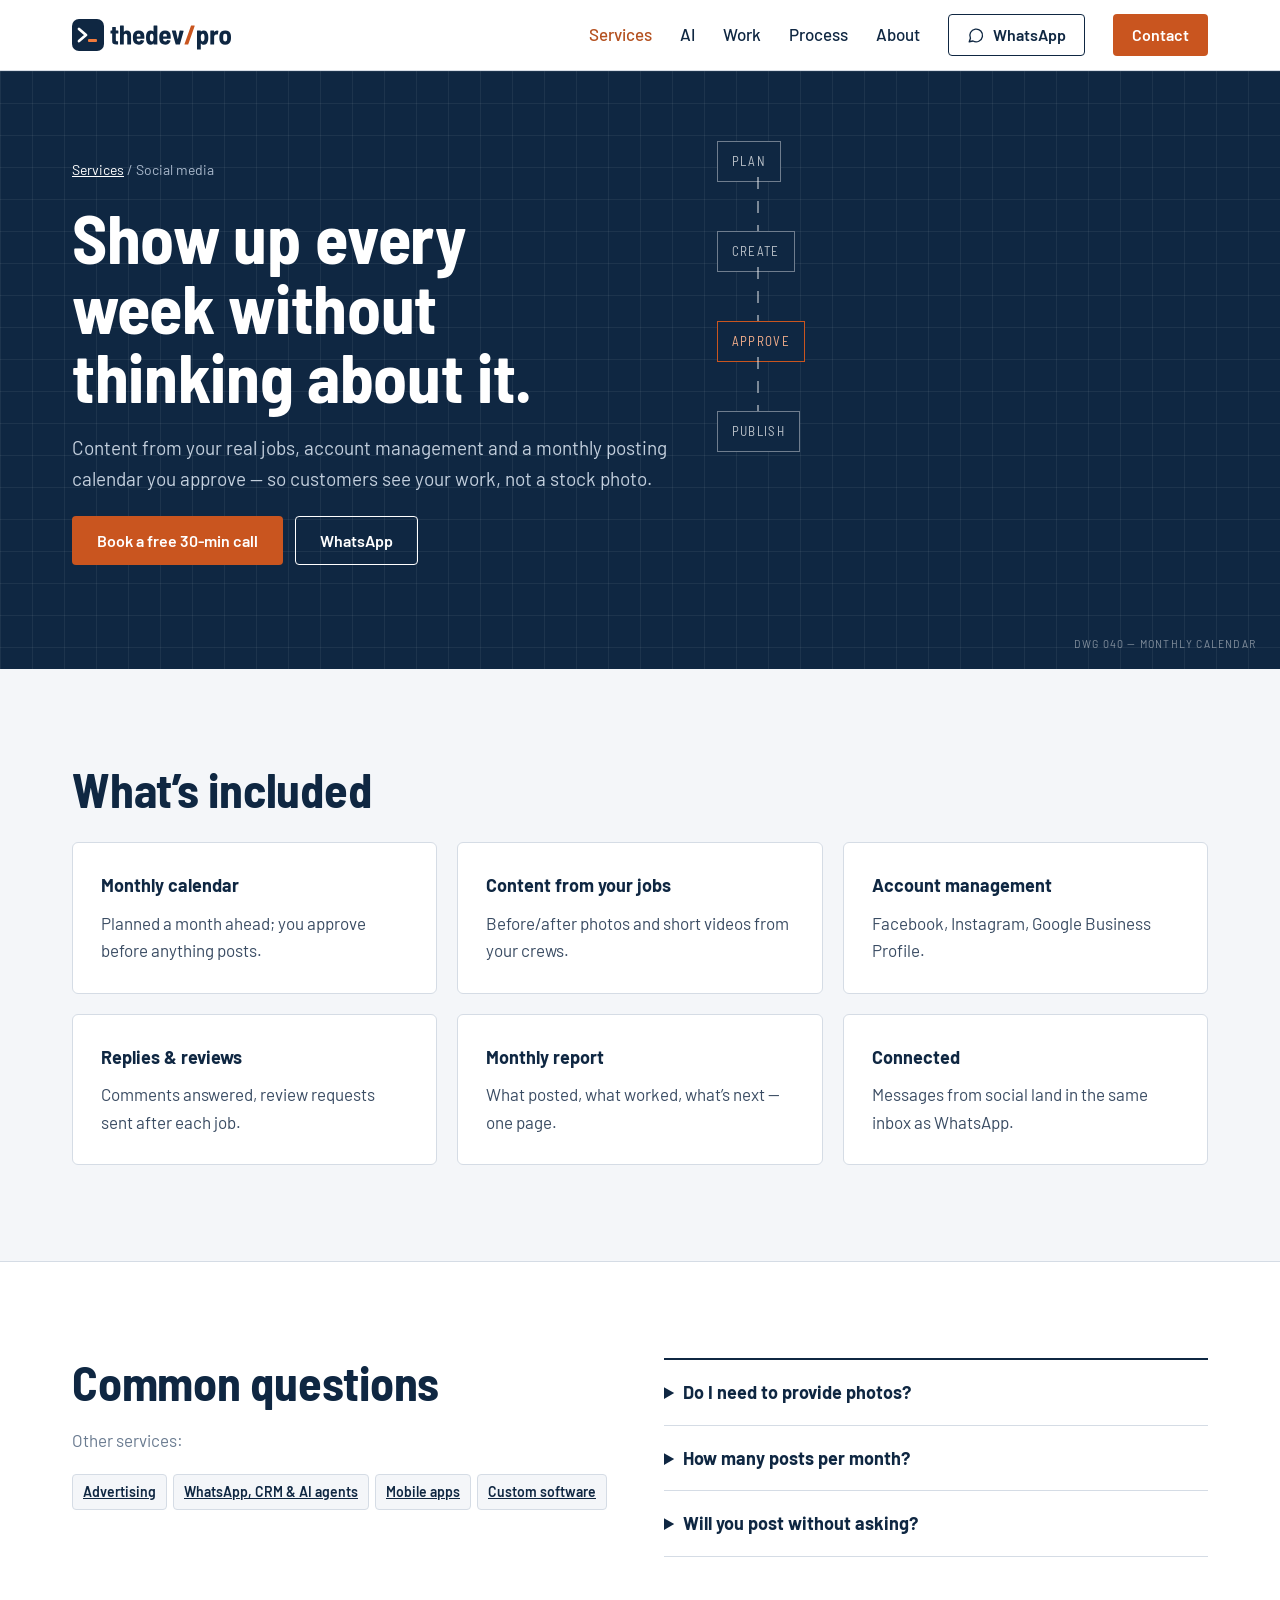
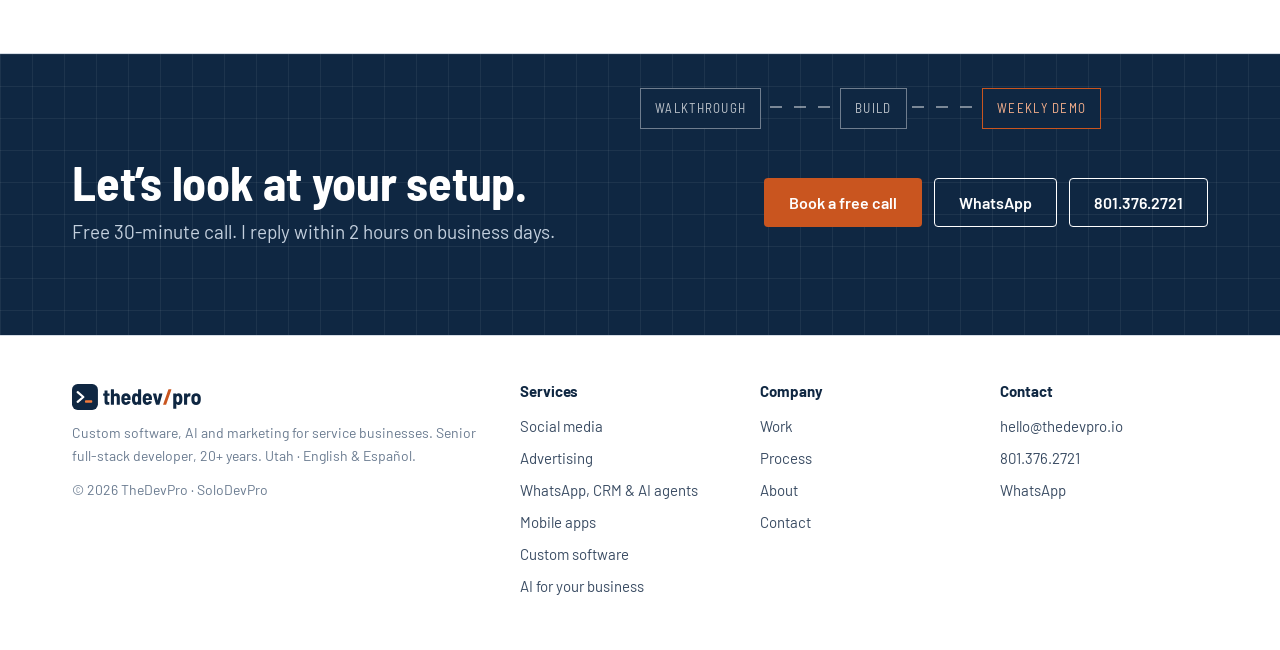
<file: services/social-media/index.html>
<!doctype html>
<html lang="en" class="no-js">
<head>
<meta charset="utf-8">
<meta name="viewport" content="width=device-width, initial-scale=1">
<title>Social media management for contractors and service businesses | TheDevPro</title>
<meta name="description" content="Content from your real jobs, account management and a monthly posting calendar you approve.">
<meta name="robots" content="index, follow">
<link rel="canonical" href="https://thedevpro.io/services/social-media/">
<meta property="og:type" content="website">
<meta property="og:site_name" content="TheDevPro">
<meta property="og:title" content="Social media management for contractors and service businesses | TheDevPro">
<meta property="og:description" content="Content from your real jobs, account management and a monthly posting calendar you approve.">
<meta property="og:url" content="https://thedevpro.io/services/social-media/">
<meta property="og:image" content="https://thedevpro.io/assets/img/og-image.png">
<meta property="og:image:width" content="1200">
<meta property="og:image:height" content="630">
<meta name="twitter:card" content="summary_large_image">
<meta name="theme-color" content="#0F2742">
<link rel="icon" href="/favicon.ico" sizes="any">
<link rel="icon" href="/favicon.svg" type="image/svg+xml">
<link rel="apple-touch-icon" href="/apple-touch-icon.png">
<link rel="preconnect" href="https://fonts.googleapis.com">
<link rel="preconnect" href="https://fonts.gstatic.com" crossorigin>
<link href="https://fonts.googleapis.com/css2?family=Barlow:wght@400;500;600;700&family=Barlow+Semi+Condensed:wght@600;700&display=swap" rel="stylesheet">
<link rel="stylesheet" href="/assets/css/site.css">
<script src="/assets/js/site.js" defer></script>
</head>
<body>
<a class="skip" href="#main">Skip to content</a>
<header class="site-header">
<div class="wrap">
<a class="logo" href="/" aria-label="TheDevPro home"><svg xmlns="http://www.w3.org/2000/svg" viewBox="0 0 321 64" class="logo-svg" aria-hidden="true" focusable="false"><g><rect width="64" height="64" rx="14" fill="#0F2742"/><path d="M14 20 L28 32 L14 44" fill="none" stroke="#FFFFFF" stroke-width="5.5" stroke-linecap="round" stroke-linejoin="round"/><rect class="blink" x="32" y="40" width="18" height="6" rx="2" fill="#F07A3C"/></g><g transform="translate(-4 0)"><path d="M96.092 28.968H91.934Q91.664 28.968 91.664 29.238V41.388Q91.664 43.062 92.339 43.791Q93.014 44.52 94.418 44.466H95.498Q95.768 44.466 95.957 44.655Q96.146 44.844 96.146 45.114V50.352Q96.146 51.0 95.498 51.0Q94.58 51.054 92.798 51.054Q88.532 51.054 86.453 49.650000000000006Q84.374 48.246 84.374 44.358V29.238Q84.374 28.968 84.104 28.968H81.62Q81.35 28.968 81.161 28.779Q80.972 28.59 80.972 28.32V23.892Q80.972 23.622 81.161 23.433Q81.35 23.244 81.62 23.244H84.104Q84.374 23.244 84.374 22.974V16.764000000000003Q84.374 16.494 84.56299999999999 16.305Q84.752 16.116 85.022 16.116H91.016Q91.286 16.116 91.475 16.305Q91.664 16.494 91.664 16.764000000000003V22.974Q91.664 23.244 91.934 23.244H96.092Q96.362 23.244 96.55099999999999 23.433Q96.74 23.622 96.74 23.892V28.32Q96.74 28.59 96.55099999999999 28.779Q96.362 28.968 96.092 28.968Z" fill="#0F2742"/><path d="M122.12 32.316V50.352Q122.12 50.622 121.931 50.811Q121.74199999999999 51.0 121.472 51.0H115.154Q114.884 51.0 114.695 50.811Q114.506 50.622 114.506 50.352V33.396Q114.506 31.506 113.588 30.426000000000002Q112.67 29.346 111.104 29.346Q109.484 29.346 108.53899999999999 30.453Q107.594 31.56 107.594 33.45V50.352Q107.594 50.622 107.405 50.811Q107.216 51.0 106.946 51.0H100.628Q100.358 51.0 100.16900000000001 50.811Q99.98 50.622 99.98 50.352V13.847999999999999Q99.98 13.578000000000003 100.16900000000001 13.389000000000003Q100.358 13.200000000000003 100.628 13.200000000000003H106.946Q107.216 13.200000000000003 107.405 13.389000000000003Q107.594 13.578000000000003 107.594 13.847999999999999V25.404Q107.594 25.566 107.702 25.593Q107.81 25.62 107.972 25.404Q109.916 22.812 113.696 22.812Q117.638 22.812 119.879 25.323Q122.12 27.834 122.12 32.316Z" fill="#0F2742"/><path d="M148.742 36.852000000000004 148.688 38.958Q148.688 39.606 148.04 39.606H133.73Q133.46 39.606 133.46 39.876Q133.568 41.118 133.676 41.712Q133.946 43.224000000000004 134.999 44.088Q136.052 44.952 137.618 44.952Q140.264 44.897999999999996 141.29 42.522Q141.56 41.982 142.1 42.09L147.824 43.224000000000004Q148.472 43.386 148.256 44.034Q147.06799999999998 47.598 144.341 49.515Q141.614 51.432 137.618 51.432Q132.812 51.432 129.977 49.245000000000005Q127.142 47.058 126.278 42.954Q125.792 40.74 125.792 36.204Q125.792 33.612 126.116 31.830000000000002Q126.71 27.726 129.68 25.269Q132.65 22.812 137.186 22.812Q142.1 22.812 145.178 25.593Q148.256 28.374 148.57999999999998 32.91Q148.742 34.692 148.742 36.852000000000004ZM133.62199999999999 32.586Q133.46 33.558 133.46 34.638000000000005Q133.46 34.908 133.73 34.908H140.75Q141.02 34.908 141.02 34.638000000000005Q141.02 33.558 140.858 32.586Q140.642 31.128 139.67000000000002 30.237000000000002Q138.698 29.346 137.24 29.346Q135.782 29.346 134.837 30.21Q133.892 31.074 133.62199999999999 32.586Z" fill="#0F2742"/><path d="M167.75 13.200000000000003H174.068Q174.338 13.200000000000003 174.527 13.389000000000003Q174.716 13.578000000000003 174.716 13.847999999999999V50.352Q174.716 50.622 174.527 50.811Q174.338 51.0 174.068 51.0H167.75Q167.48000000000002 51.0 167.291 50.811Q167.102 50.622 167.102 50.352V49.164Q167.102 49.002 166.994 48.948Q166.886 48.894 166.77800000000002 49.056Q164.78 51.432 161.054 51.432Q154.466 51.432 152.576 42.846000000000004Q152.036 40.146 152.036 36.852000000000004Q152.036 33.936 152.522 31.182Q154.196 22.812 161.162 22.812Q163.052 22.812 164.402 23.325000000000003Q165.752 23.838 166.77800000000002 25.080000000000002Q166.886 25.242 166.994 25.188000000000002Q167.102 25.134 167.102 24.972V13.847999999999999Q167.102 13.578000000000003 167.291 13.389000000000003Q167.48000000000002 13.200000000000003 167.75 13.200000000000003ZM167.048 37.068Q167.048 34.206 166.616 32.316Q165.91400000000002 29.346 163.43 29.346Q162.18800000000002 29.346 161.37800000000001 30.102Q160.568 30.858 160.19 32.262Q159.704 33.828 159.704 37.068Q159.704 40.146 160.082 41.712Q160.784 44.897999999999996 163.43 44.897999999999996Q165.86 44.897999999999996 166.67000000000002 41.766Q167.048 40.2 167.048 37.068Z" fill="#0F2742"/><path d="M201.5 36.852000000000004 201.446 38.958Q201.446 39.606 200.798 39.606H186.488Q186.218 39.606 186.218 39.876Q186.326 41.118 186.434 41.712Q186.704 43.224000000000004 187.757 44.088Q188.81 44.952 190.376 44.952Q193.022 44.897999999999996 194.048 42.522Q194.31799999999998 41.982 194.858 42.09L200.582 43.224000000000004Q201.23 43.386 201.014 44.034Q199.826 47.598 197.099 49.515Q194.37199999999999 51.432 190.376 51.432Q185.57 51.432 182.735 49.245000000000005Q179.9 47.058 179.036 42.954Q178.54999999999998 40.74 178.54999999999998 36.204Q178.54999999999998 33.612 178.874 31.830000000000002Q179.468 27.726 182.438 25.269Q185.408 22.812 189.944 22.812Q194.858 22.812 197.936 25.593Q201.014 28.374 201.338 32.91Q201.5 34.692 201.5 36.852000000000004ZM186.38 32.586Q186.218 33.558 186.218 34.638000000000005Q186.218 34.908 186.488 34.908H193.50799999999998Q193.778 34.908 193.778 34.638000000000005Q193.778 33.558 193.61599999999999 32.586Q193.4 31.128 192.428 30.237000000000002Q191.456 29.346 189.998 29.346Q188.54 29.346 187.595 30.21Q186.65 31.074 186.38 32.586Z" fill="#0F2742"/><path d="M211.274 50.46 203.714 23.892 203.66 23.676000000000002Q203.66 23.19 204.254 23.19H211.166Q211.76 23.19 211.868 23.784L215.378 39.93Q215.432 40.146 215.54 40.146Q215.648 40.146 215.702 39.93L219.158 23.784Q219.266 23.19 219.85999999999999 23.19L226.772 23.298000000000002Q227.474 23.298000000000002 227.31199999999998 24.0L219.85999999999999 50.46Q219.69799999999998 51.0 219.10399999999998 51.0H212.02999999999997Q211.43599999999998 51.0 211.274 50.46Z" fill="#0F2742"/><path d="M229.03999999999996 50.244 241.94599999999997 13.740000000000002Q242.10799999999998 13.200000000000003 242.64799999999997 13.200000000000003H248.85799999999998Q249.182 13.200000000000003 249.344 13.389000000000003Q249.50599999999997 13.578000000000003 249.39799999999997 13.956000000000003L236.546 50.46Q236.384 51.0 235.84399999999997 51.0H229.57999999999998Q229.25599999999997 51.0 229.094 50.811Q228.932 50.622 229.03999999999996 50.244Z" fill="#C9551F"/><path d="M276.614 37.391999999999996Q276.614 40.74 276.128 43.008Q275.318 47.112 273.18499999999995 49.272000000000006Q271.05199999999996 51.432 267.488 51.432Q265.652 51.432 264.302 50.919Q262.952 50.406 261.926 49.218Q261.818 49.056 261.71 49.11Q261.602 49.164 261.602 49.326V60.396Q261.602 60.666 261.413 60.855Q261.224 61.044 260.954 61.044H254.636Q254.36599999999999 61.044 254.17699999999996 60.855Q253.98799999999997 60.666 253.98799999999997 60.396V23.892Q253.98799999999997 23.622 254.17699999999996 23.433Q254.36599999999999 23.244 254.636 23.244H260.954Q261.224 23.244 261.413 23.433Q261.602 23.622 261.602 23.892V24.972Q261.602 25.134 261.71 25.188000000000002Q261.818 25.242 261.926 25.134Q263.924 22.812 267.65 22.812Q274.18399999999997 22.812 276.07399999999996 31.344Q276.614 33.774 276.614 37.391999999999996ZM269.0 37.122Q269.0 34.367999999999995 268.568 32.478Q268.24399999999997 31.02 267.407 30.183Q266.57 29.346 265.21999999999997 29.346Q262.736 29.346 262.034 32.478Q261.602 34.044 261.602 37.122Q261.602 40.038 262.034 41.928Q262.736 44.897999999999996 265.21999999999997 44.897999999999996Q267.65 44.897999999999996 268.514 41.982Q269.0 40.2 269.0 37.122Z" fill="#0F2742"/><path d="M296.486 23.514Q296.918 23.784 296.81 24.378L295.72999999999996 30.588Q295.676 31.236 294.974 30.966Q294.10999999999996 30.75 293.40799999999996 30.75Q292.76 30.75 292.00399999999996 30.912Q290.438 31.128 289.35799999999995 32.424Q288.27799999999996 33.72 288.27799999999996 35.556V50.352Q288.27799999999996 50.622 288.08899999999994 50.811Q287.9 51.0 287.63 51.0H281.31199999999995Q281.042 51.0 280.85299999999995 50.811Q280.664 50.622 280.664 50.352V23.892Q280.664 23.622 280.85299999999995 23.433Q281.042 23.244 281.31199999999995 23.244H287.63Q287.9 23.244 288.08899999999994 23.433Q288.27799999999996 23.622 288.27799999999996 23.892V26.052Q288.27799999999996 26.268 288.359 26.295Q288.44 26.322 288.548 26.16Q290.438 22.866 293.84 22.866Q295.298 22.866 296.486 23.514Z" fill="#0F2742"/><path d="M299.132 42.63Q298.7 40.146 298.7 37.068Q298.7 33.936 299.132 31.506Q299.726 27.51 302.723 25.161Q305.72 22.812 310.418 22.812Q315.062 22.812 318.005 25.161Q320.948 27.51 321.596 31.506Q322.028 33.936 322.028 37.068Q322.028 40.092 321.596 42.576Q321.002 46.734 318.05899999999997 49.083Q315.116 51.432 310.418 51.432Q305.72 51.432 302.723 49.083Q299.726 46.734 299.132 42.63ZM314.144 41.496Q314.414 39.228 314.414 37.068Q314.414 34.854 314.144 32.694Q313.874 31.128 312.875 30.237000000000002Q311.876 29.346 310.364 29.346Q308.906 29.346 307.90700000000004 30.237000000000002Q306.908 31.128 306.638 32.694Q306.368 34.314 306.368 37.068Q306.368 39.768 306.584 41.496Q306.908 43.062 307.93399999999997 43.98Q308.96 44.897999999999996 310.418 44.897999999999996Q311.822 44.897999999999996 312.821 43.98Q313.82 43.062 314.144 41.496Z" fill="#0F2742"/></g></svg></a>
<button class="nav-toggle" type="button" aria-controls="site-nav" aria-expanded="false" aria-label="Open menu"><svg width="20" height="20" viewBox="0 0 24 24" fill="none" stroke="currentColor" stroke-width="2" stroke-linecap="round" aria-hidden="true"><path d="M4 7h16M4 12h16M4 17h16"/></svg></button>
<nav class="nav" id="site-nav" aria-label="Main">
<div class="dropdown"><a href="/services/" aria-current="page">Services</a><div class="dropdown-menu"><a href="/services/social-media/">Social media</a><a href="/services/advertising/">Advertising</a><a href="/services/whatsapp-crm-ai-agents/">WhatsApp, CRM & AI agents</a><a href="/services/mobile-apps/">Mobile apps</a><a href="/services/custom-software/">Custom software</a></div></div>
<a href="/ai/">AI</a>
<a href="/work/">Work</a>
<a href="/process/">Process</a>
<a href="/about/">About</a>
<a class="btn btn-outline" href="https://wa.me/18013762721?text=Hi%20Daniel%2C%20I%27d%20like%20to%20talk%20about%20my%20business." rel="noopener"><svg width="18" height="18" viewBox="0 0 24 24" fill="none" stroke="currentColor" stroke-width="1.8" stroke-linecap="round" stroke-linejoin="round" aria-hidden="true"><path d="M3 21l1.6-4.6A8.5 8.5 0 1 1 8 20z"/></svg> WhatsApp</a>
<a class="btn btn-primary" href="/contact/">Contact</a>
</nav>
</div>
</header>
<main id="main">
<section class="sec-dark dark-hero">
<div class="bp" aria-hidden="true"><div class="bn" style="left:56%;top:70px">PLAN</div><div class="wire-v" style="left:calc(56% + 40px);top:106px;height:54px"></div><div class="bn" style="left:56%;top:160px">CREATE</div><div class="wire-v" style="left:calc(56% + 40px);top:196px;height:54px"></div><div class="bn hot" style="left:56%;top:250px">APPROVE</div><div class="wire-v" style="left:calc(56% + 40px);top:286px;height:54px"></div><div class="bn" style="left:56%;top:340px">PUBLISH</div><div class="tag">DWG 040 — MONTHLY CALENDAR</div></div>
<div class="wrap"><div class="copy">
<nav aria-label="Breadcrumb" class="small" style="color:var(--on-dark-2)"><a href="/services/">Services</a> / Social media</nav>
<h1>Show up every week without thinking about it.</h1>
<p class="lede">Content from your real jobs, account management and a monthly posting calendar you approve — so customers see your work, not a stock photo.</p>
<div class="row"><a class="btn btn-primary" href="/contact/">Book a free 30-min call</a><a class="btn btn-light" href="https://wa.me/18013762721?text=Hi%20Daniel%2C%20I%27d%20like%20to%20talk%20about%20my%20business." rel="noopener">WhatsApp</a></div>
</div></div>
</section>

<section class="sec" aria-labelledby="inc-h"><div class="wrap">
<h2 id="inc-h" style="margin-bottom:28px">What’s included</h2>
<div class="grid g3"><div class="card reveal"><b style="font-size:18px">Monthly calendar</b><p>Planned a month ahead; you approve before anything posts.</p></div><div class="card reveal"><b style="font-size:18px">Content from your jobs</b><p>Before/after photos and short videos from your crews.</p></div><div class="card reveal"><b style="font-size:18px">Account management</b><p>Facebook, Instagram, Google Business Profile.</p></div><div class="card reveal"><b style="font-size:18px">Replies & reviews</b><p>Comments answered, review requests sent after each job.</p></div><div class="card reveal"><b style="font-size:18px">Monthly report</b><p>What posted, what worked, what’s next — one page.</p></div><div class="card reveal"><b style="font-size:18px">Connected</b><p>Messages from social land in the same inbox as WhatsApp.</p></div></div>
</div></section>

<section class="sec sec-white" aria-labelledby="faq-h"><div class="wrap grid g2" style="gap:48px">
<div class="stack"><h2 id="faq-h">Common questions</h2><p class="muted">Other services:</p><div class="chips"><a class="chip" href="/services/advertising/">Advertising</a><a class="chip" href="/services/whatsapp-crm-ai-agents/">WhatsApp, CRM & AI agents</a><a class="chip" href="/services/mobile-apps/">Mobile apps</a><a class="chip" href="/services/custom-software/">Custom software</a></div></div>
<div style="border-top:2px solid var(--ink)"><details><summary>Do I need to provide photos?</summary><p>Your crews snap them on the job; I turn them into posts. The field app can collect them automatically.</p></details><details><summary>How many posts per month?</summary><p>We set it together on the first call based on your goals.</p></details><details><summary>Will you post without asking?</summary><p>No. You approve the monthly calendar first.</p></details></div>
</div></section>
<section class="sec-dark">
<div class="bp" aria-hidden="true">
<div class="bn" style="left:50%;top:34px">WALKTHROUGH</div>
<div class="wire-h" style="left:calc(50% + 130px);width:70px;top:52px"></div>
<div class="bn" style="left:calc(50% + 200px);top:34px">BUILD</div>
<div class="wire-h" style="left:calc(50% + 272px);width:70px;top:52px"></div>
<div class="bn hot" style="left:calc(50% + 342px);top:34px">WEEKLY DEMO</div>
</div>
<div class="wrap" style="padding-top:104px;padding-bottom:88px;display:flex;justify-content:space-between;align-items:center;gap:32px;flex-wrap:wrap">
<div class="stack" style="gap:10px"><h2>Let’s look at your setup.</h2><p class="lede">Free 30-minute call. I reply within 2 hours on business days.</p></div>
<div class="row"><a class="btn btn-primary" href="/contact/">Book a free call</a><a class="btn btn-light" href="https://wa.me/18013762721?text=Hi%20Daniel%2C%20I%27d%20like%20to%20talk%20about%20my%20business." rel="noopener">WhatsApp</a><a class="btn btn-light" href="tel:+18013762721">801.376.2721</a></div>
</div>
</section>
</main>
<footer class="site-footer">
<div class="wrap">
<div class="stack" style="gap:12px">
<img src="/assets/brand/logo.svg" alt="TheDevPro" width="131" height="26" style="height:26px;width:auto;align-self:flex-start">
<p class="muted small">Custom software, AI and marketing for service businesses. Senior full-stack developer, 20+ years. Utah · English &amp; Español.</p>
<p class="small muted">© 2026 TheDevPro · SoloDevPro</p>
</div>
<div><h2>Services</h2><a href="/services/social-media/">Social media</a><a href="/services/advertising/">Advertising</a><a href="/services/whatsapp-crm-ai-agents/">WhatsApp, CRM & AI agents</a><a href="/services/mobile-apps/">Mobile apps</a><a href="/services/custom-software/">Custom software</a><a href="/ai/">AI for your business</a></div>
<div><h2>Company</h2><a href="/work/">Work</a><a href="/process/">Process</a><a href="/about/">About</a><a href="/contact/">Contact</a></div>
<div><h2>Contact</h2><a href="mailto:hello@thedevpro.io?subject=New%20project&cc=dkalasic%40gmail.com">hello@thedevpro.io</a><a href="tel:+18013762721">801.376.2721</a><a href="https://wa.me/18013762721?text=Hi%20Daniel%2C%20I%27d%20like%20to%20talk%20about%20my%20business." rel="noopener">WhatsApp</a></div>
</div>
</footer>
<nav class="qbar" aria-label="Quick contact"><a href="https://wa.me/18013762721?text=Hi%20Daniel%2C%20I%27d%20like%20to%20talk%20about%20my%20business." rel="noopener">WhatsApp</a><a href="tel:+18013762721">Call</a><a href="mailto:hello@thedevpro.io?subject=New%20project&cc=dkalasic%40gmail.com">Email</a></nav>
</body>
</html>
</file>
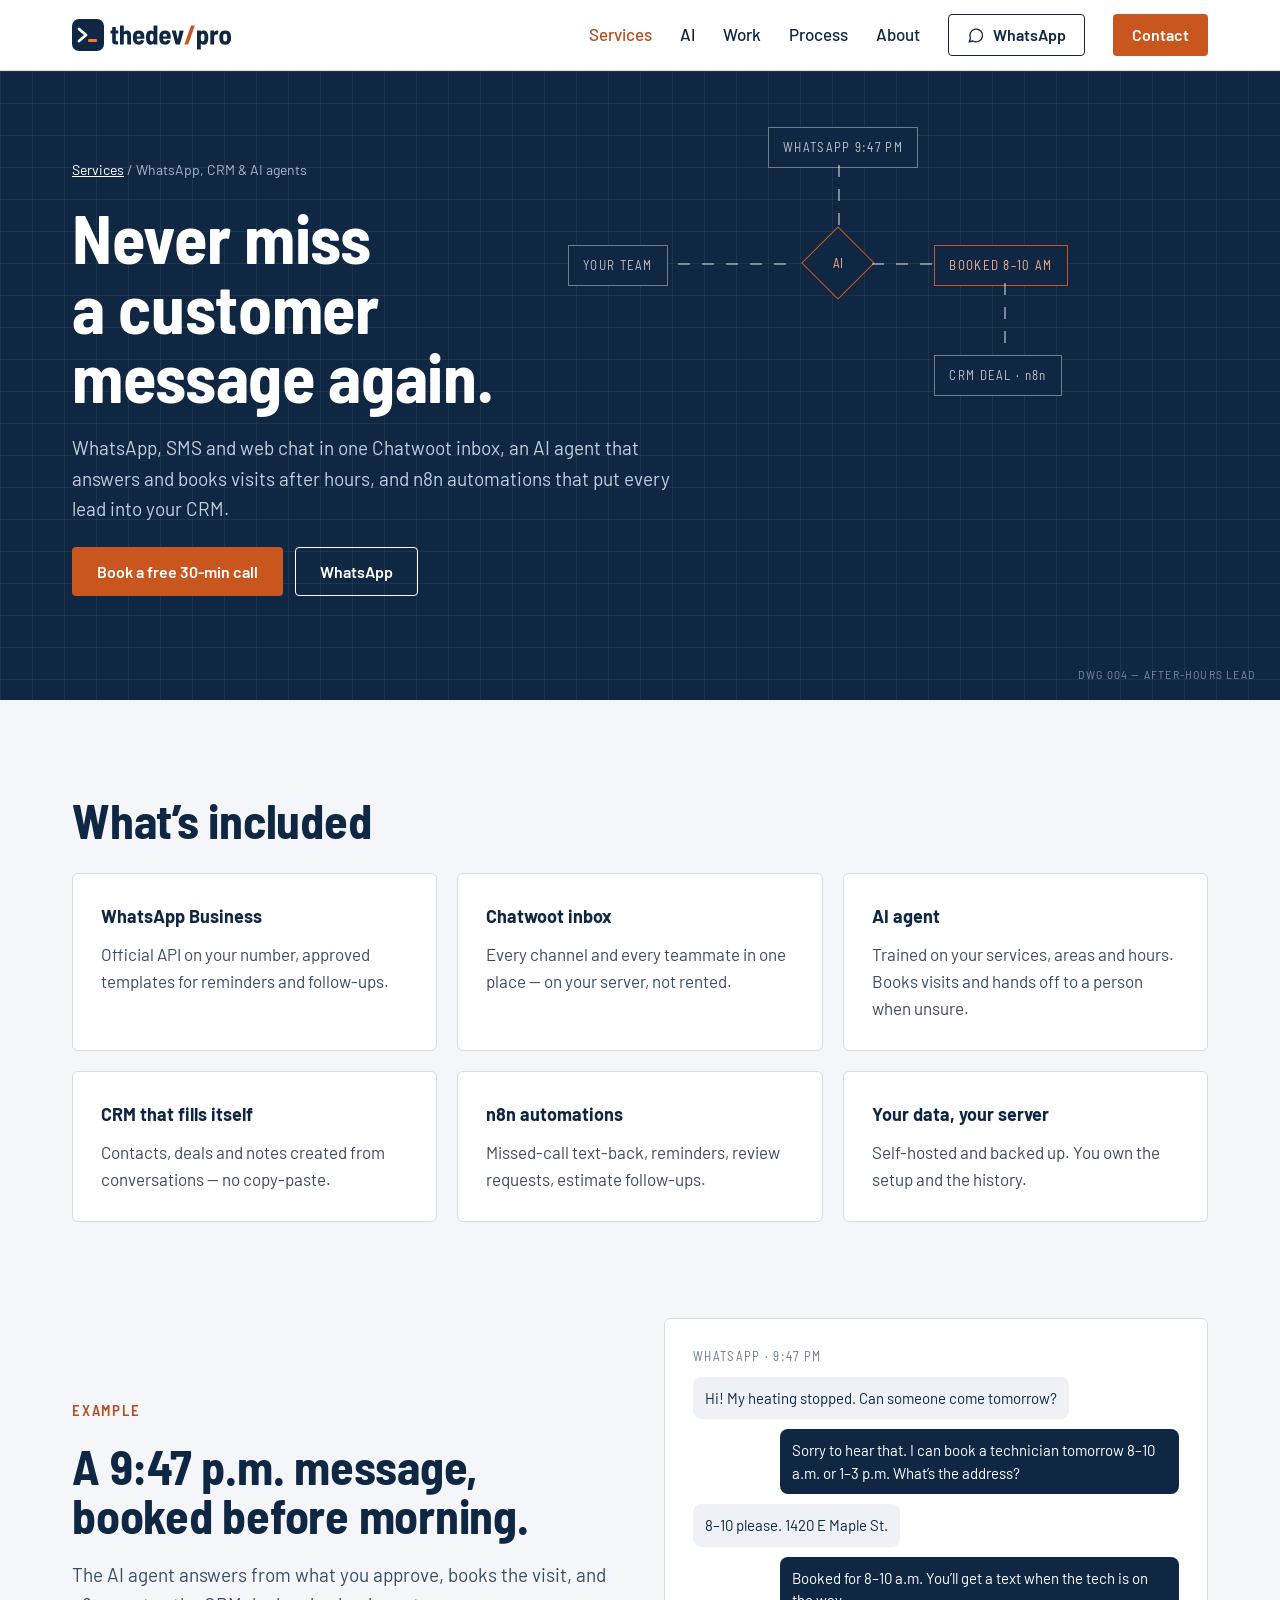
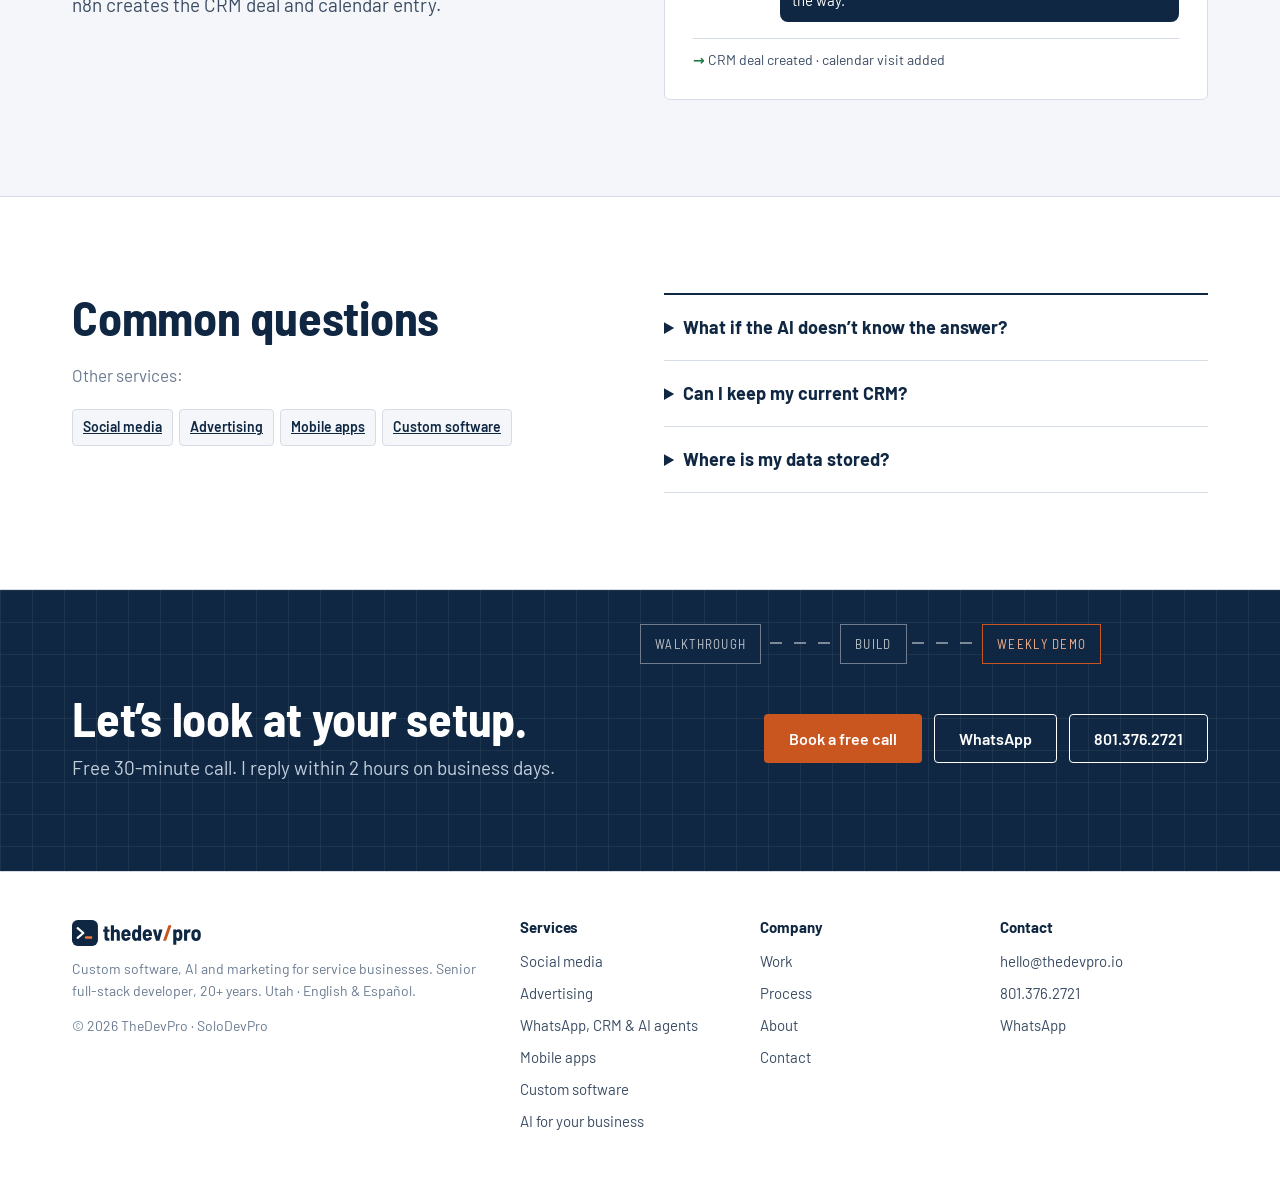
<file: services/whatsapp-crm-ai-agents/index.html>
<!doctype html>
<html lang="en" class="no-js">
<head>
<meta charset="utf-8">
<meta name="viewport" content="width=device-width, initial-scale=1">
<title>WhatsApp, CRM & AI agents for service businesses | TheDevPro</title>
<meta name="description" content="One inbox for WhatsApp, SMS and web chat with Chatwoot, an AI agent that answers and books, and n8n automations into your CRM.">
<meta name="robots" content="index, follow">
<link rel="canonical" href="https://thedevpro.io/services/whatsapp-crm-ai-agents/">
<meta property="og:type" content="website">
<meta property="og:site_name" content="TheDevPro">
<meta property="og:title" content="WhatsApp, CRM & AI agents for service businesses | TheDevPro">
<meta property="og:description" content="One inbox for WhatsApp, SMS and web chat with Chatwoot, an AI agent that answers and books, and n8n automations into your CRM.">
<meta property="og:url" content="https://thedevpro.io/services/whatsapp-crm-ai-agents/">
<meta property="og:image" content="https://thedevpro.io/assets/img/og-image.png">
<meta property="og:image:width" content="1200">
<meta property="og:image:height" content="630">
<meta name="twitter:card" content="summary_large_image">
<meta name="theme-color" content="#0F2742">
<link rel="icon" href="/favicon.ico" sizes="any">
<link rel="icon" href="/favicon.svg" type="image/svg+xml">
<link rel="apple-touch-icon" href="/apple-touch-icon.png">
<link rel="preconnect" href="https://fonts.googleapis.com">
<link rel="preconnect" href="https://fonts.gstatic.com" crossorigin>
<link href="https://fonts.googleapis.com/css2?family=Barlow:wght@400;500;600;700&family=Barlow+Semi+Condensed:wght@600;700&display=swap" rel="stylesheet">
<link rel="stylesheet" href="/assets/css/site.css">
<script src="/assets/js/site.js" defer></script>
</head>
<body>
<a class="skip" href="#main">Skip to content</a>
<header class="site-header">
<div class="wrap">
<a class="logo" href="/" aria-label="TheDevPro home"><svg xmlns="http://www.w3.org/2000/svg" viewBox="0 0 321 64" class="logo-svg" aria-hidden="true" focusable="false"><g><rect width="64" height="64" rx="14" fill="#0F2742"/><path d="M14 20 L28 32 L14 44" fill="none" stroke="#FFFFFF" stroke-width="5.5" stroke-linecap="round" stroke-linejoin="round"/><rect class="blink" x="32" y="40" width="18" height="6" rx="2" fill="#F07A3C"/></g><g transform="translate(-4 0)"><path d="M96.092 28.968H91.934Q91.664 28.968 91.664 29.238V41.388Q91.664 43.062 92.339 43.791Q93.014 44.52 94.418 44.466H95.498Q95.768 44.466 95.957 44.655Q96.146 44.844 96.146 45.114V50.352Q96.146 51.0 95.498 51.0Q94.58 51.054 92.798 51.054Q88.532 51.054 86.453 49.650000000000006Q84.374 48.246 84.374 44.358V29.238Q84.374 28.968 84.104 28.968H81.62Q81.35 28.968 81.161 28.779Q80.972 28.59 80.972 28.32V23.892Q80.972 23.622 81.161 23.433Q81.35 23.244 81.62 23.244H84.104Q84.374 23.244 84.374 22.974V16.764000000000003Q84.374 16.494 84.56299999999999 16.305Q84.752 16.116 85.022 16.116H91.016Q91.286 16.116 91.475 16.305Q91.664 16.494 91.664 16.764000000000003V22.974Q91.664 23.244 91.934 23.244H96.092Q96.362 23.244 96.55099999999999 23.433Q96.74 23.622 96.74 23.892V28.32Q96.74 28.59 96.55099999999999 28.779Q96.362 28.968 96.092 28.968Z" fill="#0F2742"/><path d="M122.12 32.316V50.352Q122.12 50.622 121.931 50.811Q121.74199999999999 51.0 121.472 51.0H115.154Q114.884 51.0 114.695 50.811Q114.506 50.622 114.506 50.352V33.396Q114.506 31.506 113.588 30.426000000000002Q112.67 29.346 111.104 29.346Q109.484 29.346 108.53899999999999 30.453Q107.594 31.56 107.594 33.45V50.352Q107.594 50.622 107.405 50.811Q107.216 51.0 106.946 51.0H100.628Q100.358 51.0 100.16900000000001 50.811Q99.98 50.622 99.98 50.352V13.847999999999999Q99.98 13.578000000000003 100.16900000000001 13.389000000000003Q100.358 13.200000000000003 100.628 13.200000000000003H106.946Q107.216 13.200000000000003 107.405 13.389000000000003Q107.594 13.578000000000003 107.594 13.847999999999999V25.404Q107.594 25.566 107.702 25.593Q107.81 25.62 107.972 25.404Q109.916 22.812 113.696 22.812Q117.638 22.812 119.879 25.323Q122.12 27.834 122.12 32.316Z" fill="#0F2742"/><path d="M148.742 36.852000000000004 148.688 38.958Q148.688 39.606 148.04 39.606H133.73Q133.46 39.606 133.46 39.876Q133.568 41.118 133.676 41.712Q133.946 43.224000000000004 134.999 44.088Q136.052 44.952 137.618 44.952Q140.264 44.897999999999996 141.29 42.522Q141.56 41.982 142.1 42.09L147.824 43.224000000000004Q148.472 43.386 148.256 44.034Q147.06799999999998 47.598 144.341 49.515Q141.614 51.432 137.618 51.432Q132.812 51.432 129.977 49.245000000000005Q127.142 47.058 126.278 42.954Q125.792 40.74 125.792 36.204Q125.792 33.612 126.116 31.830000000000002Q126.71 27.726 129.68 25.269Q132.65 22.812 137.186 22.812Q142.1 22.812 145.178 25.593Q148.256 28.374 148.57999999999998 32.91Q148.742 34.692 148.742 36.852000000000004ZM133.62199999999999 32.586Q133.46 33.558 133.46 34.638000000000005Q133.46 34.908 133.73 34.908H140.75Q141.02 34.908 141.02 34.638000000000005Q141.02 33.558 140.858 32.586Q140.642 31.128 139.67000000000002 30.237000000000002Q138.698 29.346 137.24 29.346Q135.782 29.346 134.837 30.21Q133.892 31.074 133.62199999999999 32.586Z" fill="#0F2742"/><path d="M167.75 13.200000000000003H174.068Q174.338 13.200000000000003 174.527 13.389000000000003Q174.716 13.578000000000003 174.716 13.847999999999999V50.352Q174.716 50.622 174.527 50.811Q174.338 51.0 174.068 51.0H167.75Q167.48000000000002 51.0 167.291 50.811Q167.102 50.622 167.102 50.352V49.164Q167.102 49.002 166.994 48.948Q166.886 48.894 166.77800000000002 49.056Q164.78 51.432 161.054 51.432Q154.466 51.432 152.576 42.846000000000004Q152.036 40.146 152.036 36.852000000000004Q152.036 33.936 152.522 31.182Q154.196 22.812 161.162 22.812Q163.052 22.812 164.402 23.325000000000003Q165.752 23.838 166.77800000000002 25.080000000000002Q166.886 25.242 166.994 25.188000000000002Q167.102 25.134 167.102 24.972V13.847999999999999Q167.102 13.578000000000003 167.291 13.389000000000003Q167.48000000000002 13.200000000000003 167.75 13.200000000000003ZM167.048 37.068Q167.048 34.206 166.616 32.316Q165.91400000000002 29.346 163.43 29.346Q162.18800000000002 29.346 161.37800000000001 30.102Q160.568 30.858 160.19 32.262Q159.704 33.828 159.704 37.068Q159.704 40.146 160.082 41.712Q160.784 44.897999999999996 163.43 44.897999999999996Q165.86 44.897999999999996 166.67000000000002 41.766Q167.048 40.2 167.048 37.068Z" fill="#0F2742"/><path d="M201.5 36.852000000000004 201.446 38.958Q201.446 39.606 200.798 39.606H186.488Q186.218 39.606 186.218 39.876Q186.326 41.118 186.434 41.712Q186.704 43.224000000000004 187.757 44.088Q188.81 44.952 190.376 44.952Q193.022 44.897999999999996 194.048 42.522Q194.31799999999998 41.982 194.858 42.09L200.582 43.224000000000004Q201.23 43.386 201.014 44.034Q199.826 47.598 197.099 49.515Q194.37199999999999 51.432 190.376 51.432Q185.57 51.432 182.735 49.245000000000005Q179.9 47.058 179.036 42.954Q178.54999999999998 40.74 178.54999999999998 36.204Q178.54999999999998 33.612 178.874 31.830000000000002Q179.468 27.726 182.438 25.269Q185.408 22.812 189.944 22.812Q194.858 22.812 197.936 25.593Q201.014 28.374 201.338 32.91Q201.5 34.692 201.5 36.852000000000004ZM186.38 32.586Q186.218 33.558 186.218 34.638000000000005Q186.218 34.908 186.488 34.908H193.50799999999998Q193.778 34.908 193.778 34.638000000000005Q193.778 33.558 193.61599999999999 32.586Q193.4 31.128 192.428 30.237000000000002Q191.456 29.346 189.998 29.346Q188.54 29.346 187.595 30.21Q186.65 31.074 186.38 32.586Z" fill="#0F2742"/><path d="M211.274 50.46 203.714 23.892 203.66 23.676000000000002Q203.66 23.19 204.254 23.19H211.166Q211.76 23.19 211.868 23.784L215.378 39.93Q215.432 40.146 215.54 40.146Q215.648 40.146 215.702 39.93L219.158 23.784Q219.266 23.19 219.85999999999999 23.19L226.772 23.298000000000002Q227.474 23.298000000000002 227.31199999999998 24.0L219.85999999999999 50.46Q219.69799999999998 51.0 219.10399999999998 51.0H212.02999999999997Q211.43599999999998 51.0 211.274 50.46Z" fill="#0F2742"/><path d="M229.03999999999996 50.244 241.94599999999997 13.740000000000002Q242.10799999999998 13.200000000000003 242.64799999999997 13.200000000000003H248.85799999999998Q249.182 13.200000000000003 249.344 13.389000000000003Q249.50599999999997 13.578000000000003 249.39799999999997 13.956000000000003L236.546 50.46Q236.384 51.0 235.84399999999997 51.0H229.57999999999998Q229.25599999999997 51.0 229.094 50.811Q228.932 50.622 229.03999999999996 50.244Z" fill="#C9551F"/><path d="M276.614 37.391999999999996Q276.614 40.74 276.128 43.008Q275.318 47.112 273.18499999999995 49.272000000000006Q271.05199999999996 51.432 267.488 51.432Q265.652 51.432 264.302 50.919Q262.952 50.406 261.926 49.218Q261.818 49.056 261.71 49.11Q261.602 49.164 261.602 49.326V60.396Q261.602 60.666 261.413 60.855Q261.224 61.044 260.954 61.044H254.636Q254.36599999999999 61.044 254.17699999999996 60.855Q253.98799999999997 60.666 253.98799999999997 60.396V23.892Q253.98799999999997 23.622 254.17699999999996 23.433Q254.36599999999999 23.244 254.636 23.244H260.954Q261.224 23.244 261.413 23.433Q261.602 23.622 261.602 23.892V24.972Q261.602 25.134 261.71 25.188000000000002Q261.818 25.242 261.926 25.134Q263.924 22.812 267.65 22.812Q274.18399999999997 22.812 276.07399999999996 31.344Q276.614 33.774 276.614 37.391999999999996ZM269.0 37.122Q269.0 34.367999999999995 268.568 32.478Q268.24399999999997 31.02 267.407 30.183Q266.57 29.346 265.21999999999997 29.346Q262.736 29.346 262.034 32.478Q261.602 34.044 261.602 37.122Q261.602 40.038 262.034 41.928Q262.736 44.897999999999996 265.21999999999997 44.897999999999996Q267.65 44.897999999999996 268.514 41.982Q269.0 40.2 269.0 37.122Z" fill="#0F2742"/><path d="M296.486 23.514Q296.918 23.784 296.81 24.378L295.72999999999996 30.588Q295.676 31.236 294.974 30.966Q294.10999999999996 30.75 293.40799999999996 30.75Q292.76 30.75 292.00399999999996 30.912Q290.438 31.128 289.35799999999995 32.424Q288.27799999999996 33.72 288.27799999999996 35.556V50.352Q288.27799999999996 50.622 288.08899999999994 50.811Q287.9 51.0 287.63 51.0H281.31199999999995Q281.042 51.0 280.85299999999995 50.811Q280.664 50.622 280.664 50.352V23.892Q280.664 23.622 280.85299999999995 23.433Q281.042 23.244 281.31199999999995 23.244H287.63Q287.9 23.244 288.08899999999994 23.433Q288.27799999999996 23.622 288.27799999999996 23.892V26.052Q288.27799999999996 26.268 288.359 26.295Q288.44 26.322 288.548 26.16Q290.438 22.866 293.84 22.866Q295.298 22.866 296.486 23.514Z" fill="#0F2742"/><path d="M299.132 42.63Q298.7 40.146 298.7 37.068Q298.7 33.936 299.132 31.506Q299.726 27.51 302.723 25.161Q305.72 22.812 310.418 22.812Q315.062 22.812 318.005 25.161Q320.948 27.51 321.596 31.506Q322.028 33.936 322.028 37.068Q322.028 40.092 321.596 42.576Q321.002 46.734 318.05899999999997 49.083Q315.116 51.432 310.418 51.432Q305.72 51.432 302.723 49.083Q299.726 46.734 299.132 42.63ZM314.144 41.496Q314.414 39.228 314.414 37.068Q314.414 34.854 314.144 32.694Q313.874 31.128 312.875 30.237000000000002Q311.876 29.346 310.364 29.346Q308.906 29.346 307.90700000000004 30.237000000000002Q306.908 31.128 306.638 32.694Q306.368 34.314 306.368 37.068Q306.368 39.768 306.584 41.496Q306.908 43.062 307.93399999999997 43.98Q308.96 44.897999999999996 310.418 44.897999999999996Q311.822 44.897999999999996 312.821 43.98Q313.82 43.062 314.144 41.496Z" fill="#0F2742"/></g></svg></a>
<button class="nav-toggle" type="button" aria-controls="site-nav" aria-expanded="false" aria-label="Open menu"><svg width="20" height="20" viewBox="0 0 24 24" fill="none" stroke="currentColor" stroke-width="2" stroke-linecap="round" aria-hidden="true"><path d="M4 7h16M4 12h16M4 17h16"/></svg></button>
<nav class="nav" id="site-nav" aria-label="Main">
<div class="dropdown"><a href="/services/" aria-current="page">Services</a><div class="dropdown-menu"><a href="/services/social-media/">Social media</a><a href="/services/advertising/">Advertising</a><a href="/services/whatsapp-crm-ai-agents/">WhatsApp, CRM & AI agents</a><a href="/services/mobile-apps/">Mobile apps</a><a href="/services/custom-software/">Custom software</a></div></div>
<a href="/ai/">AI</a>
<a href="/work/">Work</a>
<a href="/process/">Process</a>
<a href="/about/">About</a>
<a class="btn btn-outline" href="https://wa.me/18013762721?text=Hi%20Daniel%2C%20I%27d%20like%20to%20talk%20about%20my%20business." rel="noopener"><svg width="18" height="18" viewBox="0 0 24 24" fill="none" stroke="currentColor" stroke-width="1.8" stroke-linecap="round" stroke-linejoin="round" aria-hidden="true"><path d="M3 21l1.6-4.6A8.5 8.5 0 1 1 8 20z"/></svg> WhatsApp</a>
<a class="btn btn-primary" href="/contact/">Contact</a>
</nav>
</div>
</header>
<main id="main">
<section class="sec-dark dark-hero">
<div class="bp" aria-hidden="true"><div class="bn" style="left:60%;top:56px">WHATSAPP 9:47 PM</div>
<div class="wire-v" style="left:calc(60% + 70px);top:94px;height:70px"></div>
<div class="dm" style="left:calc(60% + 44px);top:166px"></div><div class="dm-label" style="left:calc(60% + 44px);top:182px">AI</div>
<div class="wire-h" style="left:calc(60% + 104px);width:calc(13% - 70px);top:192px"></div>
<div class="bn hot" style="left:73%;top:174px">BOOKED 8–10 AM</div>
<div class="wire-h" style="left:calc(60% - 90px);width:120px;top:192px"></div>
<div class="bn" style="left:calc(60% - 200px);top:174px">YOUR TEAM</div>
<div class="wire-v" style="left:calc(73% + 70px);top:212px;height:70px"></div>
<div class="bn" style="left:73%;top:284px">CRM DEAL · n8n</div>
<div class="tag">DWG 004 — AFTER-HOURS LEAD</div></div>
<div class="wrap"><div class="copy">
<nav aria-label="Breadcrumb" class="small" style="color:var(--on-dark-2)"><a href="/services/">Services</a> / WhatsApp, CRM & AI agents</nav>
<h1>Never miss a customer message again.</h1>
<p class="lede">WhatsApp, SMS and web chat in one Chatwoot inbox, an AI agent that answers and books visits after hours, and n8n automations that put every lead into your CRM.</p>
<div class="row"><a class="btn btn-primary" href="/contact/">Book a free 30-min call</a><a class="btn btn-light" href="https://wa.me/18013762721?text=Hi%20Daniel%2C%20I%27d%20like%20to%20talk%20about%20my%20business." rel="noopener">WhatsApp</a></div>
</div></div>
</section>

<section class="sec" aria-labelledby="inc-h"><div class="wrap">
<h2 id="inc-h" style="margin-bottom:28px">What’s included</h2>
<div class="grid g3"><div class="card reveal"><b style="font-size:18px">WhatsApp Business</b><p>Official API on your number, approved templates for reminders and follow-ups.</p></div><div class="card reveal"><b style="font-size:18px">Chatwoot inbox</b><p>Every channel and every teammate in one place — on your server, not rented.</p></div><div class="card reveal"><b style="font-size:18px">AI agent</b><p>Trained on your services, areas and hours. Books visits and hands off to a person when unsure.</p></div><div class="card reveal"><b style="font-size:18px">CRM that fills itself</b><p>Contacts, deals and notes created from conversations — no copy-paste.</p></div><div class="card reveal"><b style="font-size:18px">n8n automations</b><p>Missed-call text-back, reminders, review requests, estimate follow-ups.</p></div><div class="card reveal"><b style="font-size:18px">Your data, your server</b><p>Self-hosted and backed up. You own the setup and the history.</p></div></div>
</div></section>
<section class="sec" style="padding-top:0"><div class="wrap grid g2" style="align-items:center;gap:48px">
<div class="stack"><span class="eyebrow">Example</span><h2>A 9:47 p.m. message, booked before morning.</h2><p class="lede">The AI agent answers from what you approve, books the visit, and n8n creates the CRM deal and calendar entry.</p></div>
<div class="card"><div class="chat"><span class="chat-meta">WHATSAPP · 9:47 PM</span>
<div class="bubble in">Hi! My heating stopped. Can someone come tomorrow?</div>
<div class="bubble out">Sorry to hear that. I can book a technician tomorrow 8–10 a.m. or 1–3 p.m. What’s the address?</div>
<div class="bubble in">8–10 please. 1420 E Maple St.</div>
<div class="bubble out">Booked for 8–10 a.m. You’ll get a text when the tech is on the way.</div></div>
<p class="small" style="border-top:1px solid var(--line);padding-top:10px;margin-top:6px"><b style="color:var(--done)">→</b> CRM deal created · calendar visit added</p></div>
</div></section>
<section class="sec sec-white" aria-labelledby="faq-h"><div class="wrap grid g2" style="gap:48px">
<div class="stack"><h2 id="faq-h">Common questions</h2><p class="muted">Other services:</p><div class="chips"><a class="chip" href="/services/social-media/">Social media</a><a class="chip" href="/services/advertising/">Advertising</a><a class="chip" href="/services/mobile-apps/">Mobile apps</a><a class="chip" href="/services/custom-software/">Custom software</a></div></div>
<div style="border-top:2px solid var(--ink)"><details><summary>What if the AI doesn’t know the answer?</summary><p>It hands the chat to a person on your team and tells the customer someone will follow up.</p></details><details><summary>Can I keep my current CRM?</summary><p>Yes. n8n connects to most CRMs. If you don’t have one, your workspace includes one.</p></details><details><summary>Where is my data stored?</summary><p>On a server you control, with a backup in your office. Nothing is locked in a vendor’s account.</p></details></div>
</div></section>
<section class="sec-dark">
<div class="bp" aria-hidden="true">
<div class="bn" style="left:50%;top:34px">WALKTHROUGH</div>
<div class="wire-h" style="left:calc(50% + 130px);width:70px;top:52px"></div>
<div class="bn" style="left:calc(50% + 200px);top:34px">BUILD</div>
<div class="wire-h" style="left:calc(50% + 272px);width:70px;top:52px"></div>
<div class="bn hot" style="left:calc(50% + 342px);top:34px">WEEKLY DEMO</div>
</div>
<div class="wrap" style="padding-top:104px;padding-bottom:88px;display:flex;justify-content:space-between;align-items:center;gap:32px;flex-wrap:wrap">
<div class="stack" style="gap:10px"><h2>Let’s look at your setup.</h2><p class="lede">Free 30-minute call. I reply within 2 hours on business days.</p></div>
<div class="row"><a class="btn btn-primary" href="/contact/">Book a free call</a><a class="btn btn-light" href="https://wa.me/18013762721?text=Hi%20Daniel%2C%20I%27d%20like%20to%20talk%20about%20my%20business." rel="noopener">WhatsApp</a><a class="btn btn-light" href="tel:+18013762721">801.376.2721</a></div>
</div>
</section>
</main>
<footer class="site-footer">
<div class="wrap">
<div class="stack" style="gap:12px">
<img src="/assets/brand/logo.svg" alt="TheDevPro" width="131" height="26" style="height:26px;width:auto;align-self:flex-start">
<p class="muted small">Custom software, AI and marketing for service businesses. Senior full-stack developer, 20+ years. Utah · English &amp; Español.</p>
<p class="small muted">© 2026 TheDevPro · SoloDevPro</p>
</div>
<div><h2>Services</h2><a href="/services/social-media/">Social media</a><a href="/services/advertising/">Advertising</a><a href="/services/whatsapp-crm-ai-agents/">WhatsApp, CRM & AI agents</a><a href="/services/mobile-apps/">Mobile apps</a><a href="/services/custom-software/">Custom software</a><a href="/ai/">AI for your business</a></div>
<div><h2>Company</h2><a href="/work/">Work</a><a href="/process/">Process</a><a href="/about/">About</a><a href="/contact/">Contact</a></div>
<div><h2>Contact</h2><a href="mailto:hello@thedevpro.io?subject=New%20project&cc=dkalasic%40gmail.com">hello@thedevpro.io</a><a href="tel:+18013762721">801.376.2721</a><a href="https://wa.me/18013762721?text=Hi%20Daniel%2C%20I%27d%20like%20to%20talk%20about%20my%20business." rel="noopener">WhatsApp</a></div>
</div>
</footer>
<nav class="qbar" aria-label="Quick contact"><a href="https://wa.me/18013762721?text=Hi%20Daniel%2C%20I%27d%20like%20to%20talk%20about%20my%20business." rel="noopener">WhatsApp</a><a href="tel:+18013762721">Call</a><a href="mailto:hello@thedevpro.io?subject=New%20project&cc=dkalasic%40gmail.com">Email</a></nav>
</body>
</html>
</file>
<file: assets/css/site.css>
/* TheDevPro — design B "Blueprint"
   Ink navy base, one action color (logo orange), info blue, done green,
   condensed headlines, blueprint-grid dark sections. */
:root{
  --ink:#0F2742; --ink-2:#3A4C63; --muted:#6A7B90; --line:#D5DCE5; --line-2:#C9D3DF;
  --surface:#F4F6F9; --paper:#fff; --action:#C9551F; --action-hover:#B04717; --action-text:#B4501F;
  --info:#1D6FD1; --done:#1F7A45; --on-dark:#C3CFDD; --on-dark-2:#A9B8CB; --warm:#F6B08C;
  --display:"Barlow Semi Condensed","Arial Narrow",system-ui,sans-serif;
  --body:"Barlow",system-ui,-apple-system,"Segoe UI",sans-serif;
  --mono:ui-monospace,"SF Mono",Menlo,monospace;
  --wrap:1200px;
}
*{box-sizing:border-box}
html{scroll-behavior:smooth}
body{margin:0;background:var(--surface);color:var(--ink);font-family:var(--body);font-size:17px;line-height:1.6;-webkit-font-smoothing:antialiased}
img{max-width:100%;display:block}
a{color:var(--ink)}
a:hover{color:var(--action-text)}
:focus-visible{outline:3px solid var(--info);outline-offset:2px}
h1,h2,h3{font-family:var(--display);font-weight:700;line-height:1.02;margin:0;letter-spacing:-.005em;text-wrap:balance}
h1{font-size:clamp(40px,5.6vw,68px)}
h2{font-size:clamp(30px,3.8vw,48px)}
h3{font-size:clamp(22px,2.2vw,28px)}
p{margin:0}
.wrap{max-width:var(--wrap);margin:0 auto;padding:0 32px}
.eyebrow{font-family:var(--display);font-weight:600;font-size:15px;letter-spacing:.12em;text-transform:uppercase;color:var(--action-text)}
.eyebrow.blue{color:var(--info)}
.lede{font-size:19px;color:var(--ink-2);max-width:620px}
.stack{display:flex;flex-direction:column;gap:20px}
.row{display:flex;flex-wrap:wrap;gap:12px;align-items:center}
.muted{color:var(--muted)}
.small{font-size:14px}
.skip{position:absolute;left:-999px;top:8px;background:#fff;padding:8px 12px;z-index:50}
.skip:focus{left:8px}

/* buttons */
.btn{display:inline-flex;align-items:center;justify-content:center;gap:8px;min-height:48px;padding:14px 24px;border-radius:4px;font-weight:600;text-decoration:none;border:1.5px solid transparent;font-size:16px;line-height:1.2;cursor:pointer;font-family:var(--body)}
.btn-primary{background:var(--action);color:#fff}
.btn-primary:hover{background:var(--action-hover);color:#fff}
.btn-outline{border-color:var(--ink);color:var(--ink);background:#fff}
.btn-outline:hover{background:var(--ink);color:#fff}
.btn-light{border-color:#fff;color:#fff;background:transparent}
.btn-light:hover{background:#fff;color:var(--ink)}
.link{font-weight:600;color:var(--action-text);text-decoration:none}
.link:hover{text-decoration:underline}

/* header */
.site-header{position:sticky;top:0;z-index:20;background:#fff;border-bottom:1px solid var(--line)}
.site-header .wrap{display:flex;align-items:center;justify-content:space-between;gap:24px;padding-top:14px;padding-bottom:14px}
.logo img{height:30px;width:auto}
.logo{display:inline-flex;align-items:center}.logo-svg{height:32px;width:auto;display:block}
@keyframes blink{50%{opacity:0}}.blink{animation:blink 1.1s steps(1) infinite}
@media (prefers-reduced-motion:reduce){.blink{animation:none}}
.nav{display:flex;align-items:center;gap:28px;font-weight:500}
.nav a{text-decoration:none}
.nav a[aria-current="page"]{color:var(--action-text)}
.nav .btn{min-height:42px;padding:9px 18px}
.nav-toggle{display:none;width:44px;height:44px;border:0;border-radius:4px;background:var(--ink);color:#fff;align-items:center;justify-content:center;cursor:pointer}
.dropdown{position:relative}
.dropdown-menu{position:absolute;top:calc(100% + 14px);left:-16px;min-width:280px;background:#fff;border:1px solid var(--line);border-radius:6px;box-shadow:0 12px 30px rgba(15,39,66,.12);padding:8px;display:none}
.dropdown:hover .dropdown-menu,.dropdown:focus-within .dropdown-menu{display:block}
.dropdown-menu a{display:block;padding:10px 12px;border-radius:4px}
.dropdown-menu a:hover{background:var(--surface)}
@media (max-width:980px){
  .nav-toggle{display:inline-flex}
  .nav{display:none;position:absolute;left:0;right:0;top:100%;background:#fff;border-bottom:1px solid var(--line);flex-direction:column;align-items:stretch;gap:0;padding:8px 24px 20px}
  .nav.open{display:flex}
  .nav>a,.dropdown>a{padding:12px 0;border-bottom:1px solid var(--surface)}
  .dropdown-menu{position:static;display:block;border:0;box-shadow:none;padding:0 0 0 12px;min-width:0}
  .nav .btn{margin-top:12px}
}

/* sections */
.sec{padding:96px 0}
.sec-white{background:#fff;border-top:1px solid var(--line);border-bottom:1px solid var(--line)}
.sec-dark{position:relative;overflow:hidden;background-color:var(--ink);color:#fff;
  background-image:linear-gradient(rgba(255,255,255,.06) 1px,transparent 1px),linear-gradient(90deg,rgba(255,255,255,.06) 1px,transparent 1px);background-size:32px 32px}
.sec-dark .lede,.sec-dark p{color:var(--on-dark)}
.sec-dark .eyebrow{color:var(--warm)}
.sec-dark a:not(.btn){color:#fff}
.sec-head{display:flex;justify-content:space-between;align-items:flex-end;gap:24px;flex-wrap:wrap;margin-bottom:40px}
.sec-head>div{max-width:680px;display:flex;flex-direction:column;gap:12px}
.band{background:var(--ink);color:#fff;font-family:var(--display);font-weight:600;font-size:18px;letter-spacing:.06em;text-transform:uppercase}
.band .wrap{display:flex;justify-content:space-between;flex-wrap:wrap;gap:12px 24px;padding-top:20px;padding-bottom:20px}
.band i{font-style:normal;color:var(--action)}

/* grids & cards */
.grid{display:grid;gap:20px}
.g2{grid-template-columns:repeat(2,minmax(0,1fr))}
.g3{grid-template-columns:repeat(3,minmax(0,1fr))}
.g4{grid-template-columns:repeat(4,minmax(0,1fr))}
.g5{grid-template-columns:repeat(5,minmax(0,1fr))}
@media (max-width:980px){.g3,.g4,.g5{grid-template-columns:repeat(2,minmax(0,1fr))}}
@media (max-width:640px){.g2,.g3,.g4,.g5{grid-template-columns:1fr}}
.card{background:#fff;border:1px solid var(--line);border-radius:6px;padding:28px;display:flex;flex-direction:column;gap:10px}
.card p{color:var(--ink-2)}
.card-link{text-decoration:none;transition:border-color .2s,transform .2s}
.card-link:hover{border-color:var(--ink);transform:translateY(-2px);color:var(--ink)}
.card .icon{width:44px;height:44px;flex:none}
.card-row{flex-direction:row;gap:22px}
.span-all{grid-column:1/-1}
.chips{display:flex;flex-wrap:wrap;gap:6px}
.chip{background:var(--surface);border:1px solid var(--line);border-radius:4px;padding:6px 10px;font-size:14px;font-weight:600}
ul.clean{margin:0;padding-left:20px;color:var(--ink-2);line-height:1.9}

/* flowing lines */
@keyframes flowh{to{background-position:24px 0}}
@keyframes flowv{to{background-position:0 24px}}
.wire-h{height:2px;background:repeating-linear-gradient(90deg,var(--ink) 0 12px,transparent 12px 24px);animation:flowh 1s linear infinite}
.wire-v{width:2px;background:repeating-linear-gradient(180deg,var(--ink) 0 12px,transparent 12px 24px);animation:flowv 1s linear infinite}
.sec-dark .wire-h{background:repeating-linear-gradient(90deg,rgba(255,255,255,.45) 0 12px,transparent 12px 24px)}
.sec-dark .wire-v{background:repeating-linear-gradient(180deg,rgba(255,255,255,.45) 0 12px,transparent 12px 24px)}
.paper-grid{background-color:#FBFCFD;background-image:linear-gradient(#E3E8EF 1px,transparent 1px),linear-gradient(90deg,#E3E8EF 1px,transparent 1px);background-size:24px 24px}

/* hero */
.hero{background:#fff;border-bottom:1px solid var(--line)}
.hero .wrap{display:grid;grid-template-columns:minmax(0,1fr) minmax(0,1.1fr);gap:56px;align-items:center;padding-top:80px;padding-bottom:80px}
@media (max-width:980px){.hero .wrap{grid-template-columns:1fr;padding-top:48px;padding-bottom:48px}}
.hero-note{font-size:14px;color:var(--ink-2)}

/* schematic (DWG) */
.dwg{position:relative;border:1.5px solid var(--ink);padding:28px;margin:0}
.dwg-cols{display:grid;grid-template-columns:1fr 44px 1.15fr 44px 1fr;align-items:center}
.dwg-col{display:flex;flex-direction:column;gap:14px}
.node{background:#fff;border:1.5px solid var(--ink);padding:10px 12px;font-weight:600;font-size:15px;line-height:1.25}
.node small{display:block;font-family:var(--display);font-size:11px;letter-spacing:.1em;color:var(--muted);font-weight:600}
.node.hub{background:var(--ink);color:#fff}
.node.hub small{color:var(--on-dark-2)}
.node.core{border:2px solid var(--action)}
.node.core small{color:var(--action-text)}
.dwg-tag{position:absolute;left:0;bottom:0;transform:translateY(100%);font-family:var(--display);font-size:12px;letter-spacing:.1em;color:var(--muted);padding-top:8px}
@media (max-width:640px){
  .dwg-cols{grid-template-columns:1fr;gap:0;justify-items:stretch}
  .dwg-cols .wire-h{width:2px;height:28px;justify-self:center;background:repeating-linear-gradient(180deg,var(--ink) 0 12px,transparent 12px 24px);animation:flowv 1s linear infinite}
}

/* blueprint background drawing on dark sections */
.bp{position:absolute;inset:0;pointer-events:none}
.bp .bn{position:absolute;border:1.5px solid rgba(255,255,255,.4);color:rgba(255,255,255,.72);background:var(--ink);font-family:var(--display);font-size:13px;letter-spacing:.1em;padding:9px 14px;white-space:nowrap}
.bp .bn.hot{border-color:var(--action);color:var(--warm)}
.bp .dm{position:absolute;width:52px;height:52px;border:1.5px solid var(--action);transform:rotate(45deg);background:var(--ink)}
.bp .dm-label{position:absolute;width:52px;text-align:center;font-family:var(--display);font-size:13px;color:var(--warm)}
.bp .wire-h,.bp .wire-v{position:absolute}
.bp .tag{position:absolute;right:24px;bottom:16px;font-family:var(--display);font-size:12px;letter-spacing:.1em;color:rgba(255,255,255,.45)}
.sec-dark .wrap{position:relative}
.dark-hero .wrap{padding-top:88px;padding-bottom:104px}
.dark-hero .copy{max-width:600px;display:flex;flex-direction:column;gap:22px}
@media (max-width:1100px){.bp{opacity:.35}}
@media (max-width:760px){.bp{display:none}.dark-hero .wrap{padding-top:48px;padding-bottom:56px}}

/* before / after */
.ba{display:grid;grid-template-columns:120px 1fr;gap:22px 16px;align-items:center}
.ba-track{position:relative}
.ba-line{position:absolute;left:0;right:0;top:22px;height:2px}
.ba-line.manual{background:repeating-linear-gradient(90deg,#B5C0CE 0 8px,transparent 8px 14px)}
.ba-line.auto{right:40%;background:var(--ink)}
.sec-dark .ba-line.manual{background:repeating-linear-gradient(90deg,rgba(255,255,255,.3) 0 8px,transparent 8px 14px)}
.sec-dark .ba-line.auto{background:#fff}
@keyframes travel{from{left:0}to{left:calc(100% - 10px)}}
.dot{position:absolute;top:-4px;width:10px;height:10px;border-radius:50%}
.dot.slow{background:#8A97A8;animation:travel 12s linear infinite}
.dot.fast{background:var(--action);animation:travel 2.4s linear infinite}
.ba-steps{position:relative;display:grid;grid-template-columns:repeat(5,minmax(0,1fr));gap:10px;font-size:14px}
.ba-steps span{padding:11px;border:1px solid var(--line-2);background:var(--surface)}
.sec-dark .ba-steps span{border-color:rgba(255,255,255,.3);background:var(--ink);color:var(--on-dark)}
.ba-steps .s-strong{border:1.5px solid var(--ink);background:#fff;font-weight:600}
.ba-steps .s-ai{background:var(--ink);color:#fff;font-weight:700;border-color:var(--ink)}
.ba-steps .s-ok{border:2px solid var(--action);background:#fff;font-weight:600}
.sec-dark .ba-steps .s-strong{border-color:#fff;color:#fff;background:var(--ink)}
.sec-dark .ba-steps .s-ai{background:#fff;color:var(--ink)}
.sec-dark .ba-steps .s-ok{background:var(--ink);color:#fff}
.ba-result{grid-column:span 2;align-self:center;font-family:var(--display);font-size:28px;font-weight:700;color:var(--action-text);border:0!important;background:none!important;padding:0!important}
.sec-dark .ba-result{color:var(--warm)!important}
.ba-label{font-weight:700;color:var(--muted)}
.ba-label.ai{color:var(--action-text)}
.sec-dark .ba-label{color:var(--on-dark-2)}.sec-dark .ba-label.ai{color:var(--warm)}
@media (max-width:760px){
  .ba{grid-template-columns:1fr}
  .ba-steps{grid-template-columns:1fr 1fr}
  .ba-line{display:none}
  .ba-result{grid-column:1/-1}
}

/* steps that light up in turn */
@keyframes lit{0%,100%{border-color:var(--line);box-shadow:none}5%{border-color:var(--action);box-shadow:0 0 0 3px rgba(201,85,31,.18)}22%{border-color:var(--line);box-shadow:none}}
.lit>*{animation:lit 10s linear infinite}
.lit>*:nth-child(2){animation-delay:2.5s}.lit>*:nth-child(3){animation-delay:5s}.lit>*:nth-child(4){animation-delay:7.5s}
.lit5>*{animation:lit 10s linear infinite}
.lit5>*:nth-child(2){animation-delay:2s}.lit5>*:nth-child(3){animation-delay:4s}.lit5>*:nth-child(4){animation-delay:6s}.lit5>*:nth-child(5){animation-delay:8s}
.num{width:44px;height:44px;border-radius:50%;background:var(--ink);color:#fff;display:flex;align-items:center;justify-content:center;font-family:var(--display);font-size:20px;font-weight:700;flex:none}
.num.hot{background:var(--action)}
.step-mini{background:var(--surface);border-radius:6px;padding:12px;font-size:14px;display:flex;flex-direction:column;gap:6px}
.step-mini .slot{border:1px solid var(--line);background:#fff;border-radius:4px;padding:6px 8px}
.step-mini .slot.pick{border:2px solid var(--info);font-weight:600}
.qb-btn{background:var(--done);color:#fff;border-radius:4px;padding:7px 8px;text-align:center;font-weight:700}
@keyframes pop{0%,10%{opacity:0;transform:scale(.6)}16%,100%{opacity:1;transform:none}}
.ck{color:var(--done);font-weight:700;float:right;display:inline-block;animation:pop 10s ease-out infinite}
.url{background:#fff;border:1px solid var(--line);border-radius:4px;padding:5px 8px;color:var(--muted);font-family:var(--mono);font-size:12px}
.tiles{display:grid;grid-template-columns:1fr 1fr;gap:6px}
.tiles span{background:#fff;border:1px solid var(--line);border-radius:4px;padding:6px}
.tiles span:first-child{background:var(--ink);color:#fff;border-color:var(--ink)}
@keyframes chip{0%,30%{background:#EEF2F6;color:var(--ink-2)}34%,64%{background:#E7F0FB;color:var(--info)}68%,100%{background:#E6F4EC;color:var(--done)}}
.status{border-radius:4px;padding:2px 8px;font-weight:700;font-size:12px;animation:chip 6s linear infinite}

/* chat */
@keyframes appear{0%,8%{opacity:0;transform:translateY(6px)}14%,100%{opacity:1;transform:none}}
.chat{display:flex;flex-direction:column;gap:10px;font-size:15px;line-height:1.5}
.bubble{max-width:82%;border-radius:8px;padding:10px 12px;animation:appear 9s ease-out infinite}
.bubble.in{align-self:flex-start;background:#EEF2F6}
.bubble.out{align-self:flex-end;background:var(--ink);color:#fff}
.chat .bubble:nth-child(3){animation-delay:1.2s}.chat .bubble:nth-child(4){animation-delay:2.4s}.chat .bubble:nth-child(5){animation-delay:3.6s}
.chat-meta{font-family:var(--display);font-size:13px;letter-spacing:.1em;color:var(--muted)}

/* stats */
.stat b{display:block;font-family:var(--display);font-size:32px;line-height:1.05}
.stat span{color:var(--ink-2);font-size:15px}

/* phone mock */
.phone{width:210px;background:#fff;border:2px solid var(--ink);border-radius:30px;padding:22px 14px;display:flex;flex-direction:column;gap:10px;font-size:13px;min-height:400px}
.phone .job{border:1px solid var(--line);border-radius:6px;padding:10px}
.phone .job.now{border:2px solid var(--action)}
.phone .go{margin-top:auto;background:var(--ink);color:#fff;border-radius:6px;padding:12px;text-align:center;font-weight:600}

/* calculator */
.calc{display:grid;grid-template-columns:1.2fr 1fr;border:1.5px solid var(--ink);background:#fff}
.calc .in{padding:32px;display:flex;flex-direction:column;gap:22px}
.calc label{display:flex;flex-direction:column;gap:8px;font-weight:600}
.calc input[type=range]{accent-color:var(--action);width:100%;height:28px}
.calc .out{padding:32px;display:flex;flex-direction:column;justify-content:center;gap:18px}
.calc .big{font-family:var(--display);font-size:64px;font-weight:700;line-height:1;color:var(--warm)}
.calc .mid{font-family:var(--display);font-size:40px;font-weight:700;line-height:1}
@media (max-width:760px){.calc{grid-template-columns:1fr}.calc .big{font-size:48px}}

/* FAQ */
details{border-bottom:1px solid var(--line);padding:18px 0}
summary{font-weight:700;font-size:18px;cursor:pointer}
details p{margin-top:10px;color:var(--ink-2)}

/* forms */
.form{display:flex;flex-direction:column;gap:14px}
.form label{display:flex;flex-direction:column;gap:6px;font-weight:600;font-size:15px}
.form input,.form select,.form textarea{font:inherit;font-weight:400;padding:13px;border:1.5px solid var(--line-2);border-radius:4px;background:#fff;color:var(--ink)}
.form input:focus,.form select:focus,.form textarea:focus{border-color:var(--info);outline:none}

/* footer */
.site-footer{background:#fff;border-top:1px solid var(--line)}
.site-footer .wrap{display:grid;grid-template-columns:2fr 1fr 1fr 1fr;gap:32px;padding-top:48px;padding-bottom:48px;font-size:15px}
.site-footer h2{font-family:var(--body);font-size:15px;font-weight:700;margin-bottom:10px}
.site-footer a{display:block;text-decoration:none;color:var(--ink-2);padding:4px 0}
@media (max-width:760px){.site-footer .wrap{grid-template-columns:1fr 1fr}.site-footer .wrap>div:first-child{grid-column:1/-1}}

/* mobile quick-contact bar */
.qbar{display:none}
@media (max-width:760px){
  .band i{display:none}
  .band .wrap{justify-content:flex-start;gap:6px 18px;font-size:15px}
  .qbar{display:grid;grid-template-columns:repeat(3,1fr);position:fixed;left:0;right:0;bottom:0;z-index:30;height:60px;background:#fff;border-top:1px solid var(--line);box-shadow:0 -4px 14px rgba(15,39,66,.08);font-weight:700;font-size:15px}
  .qbar a{display:flex;align-items:center;justify-content:center;text-decoration:none}
  .qbar a:first-child{color:var(--done)}
  .qbar a:nth-child(2){border-left:1px solid var(--line);border-right:1px solid var(--line)}
  .qbar a:last-child{background:var(--action);color:#fff}
  body{padding-bottom:60px}
  .wrap{padding:0 18px}
  .sec{padding:56px 0}
}

/* scroll reveal */
.reveal{opacity:0;transform:translateY(18px);transition:opacity .7s ease,transform .7s ease}
.reveal.in{opacity:1;transform:none}
.no-js .reveal{opacity:1;transform:none}

@media (prefers-reduced-motion:reduce){
  *,*::before,*::after{animation:none!important;transition:none!important}
  .reveal{opacity:1;transform:none}
}
</file>
